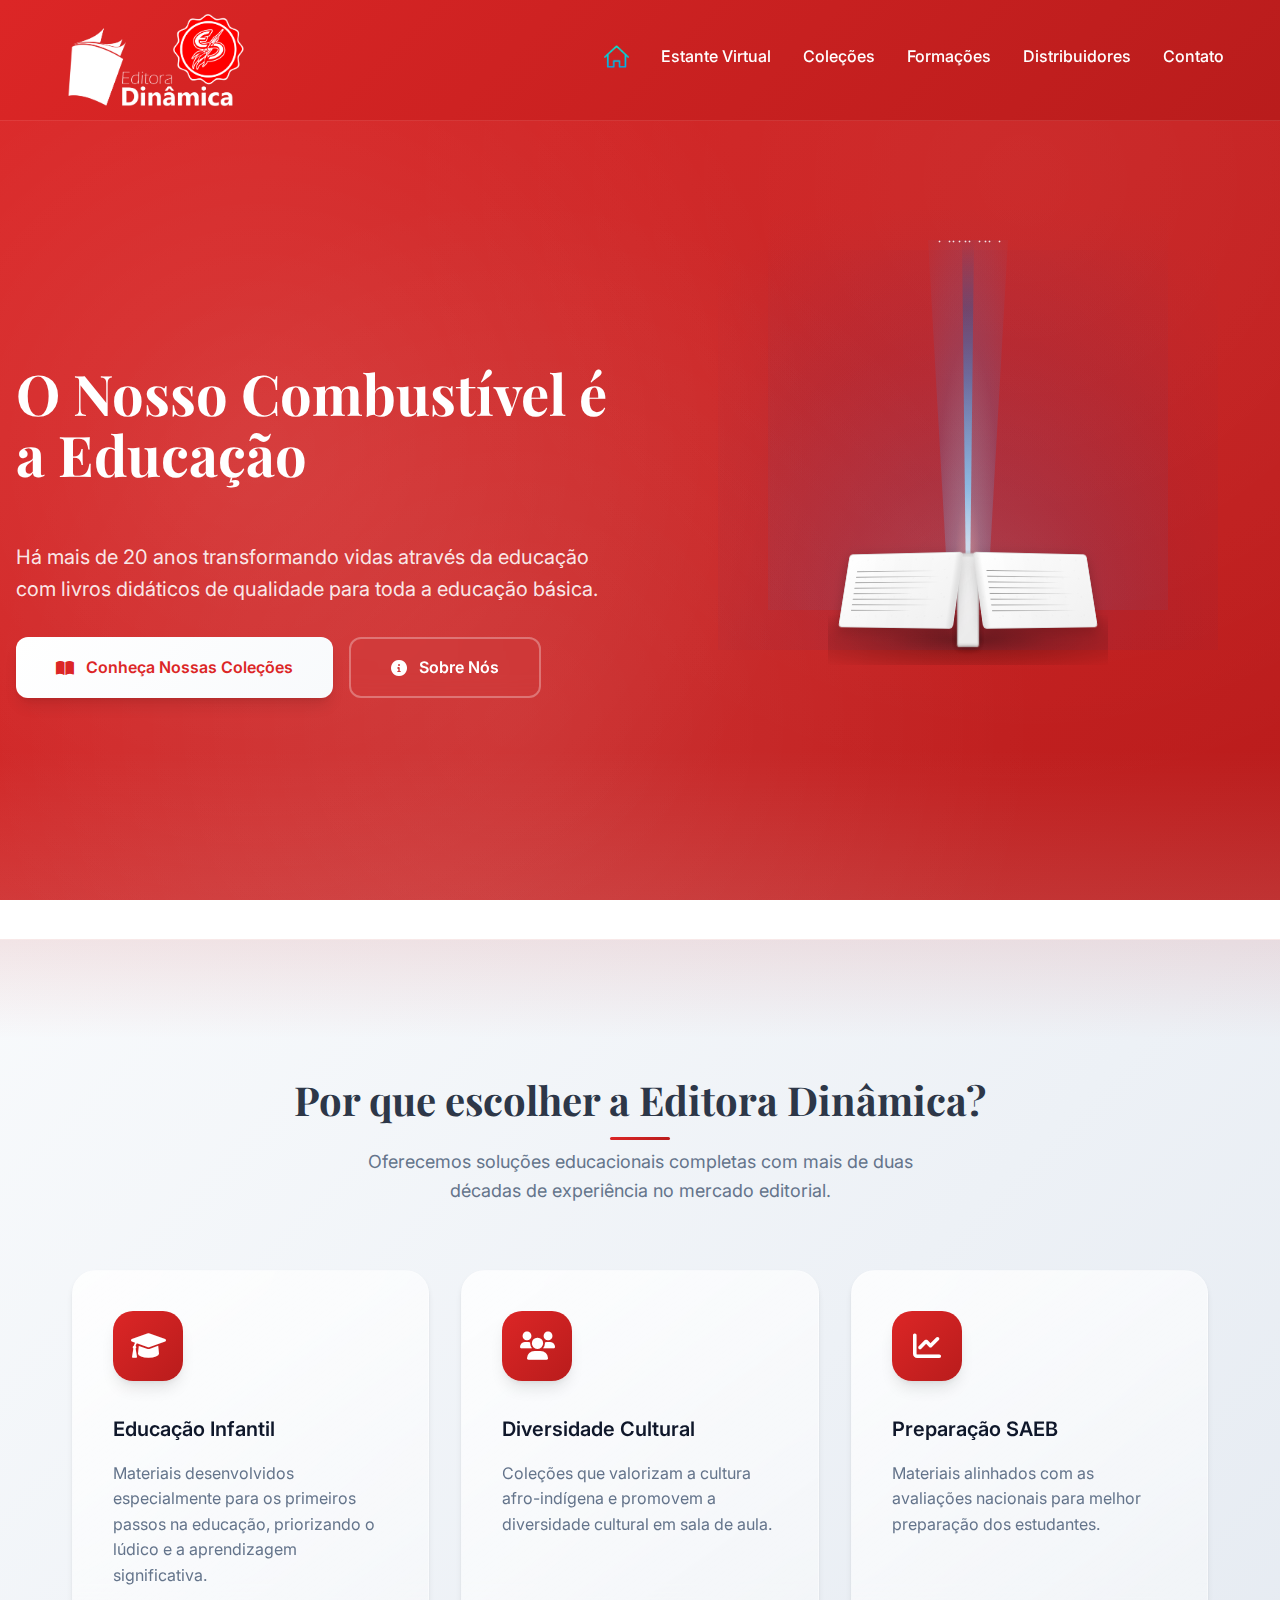
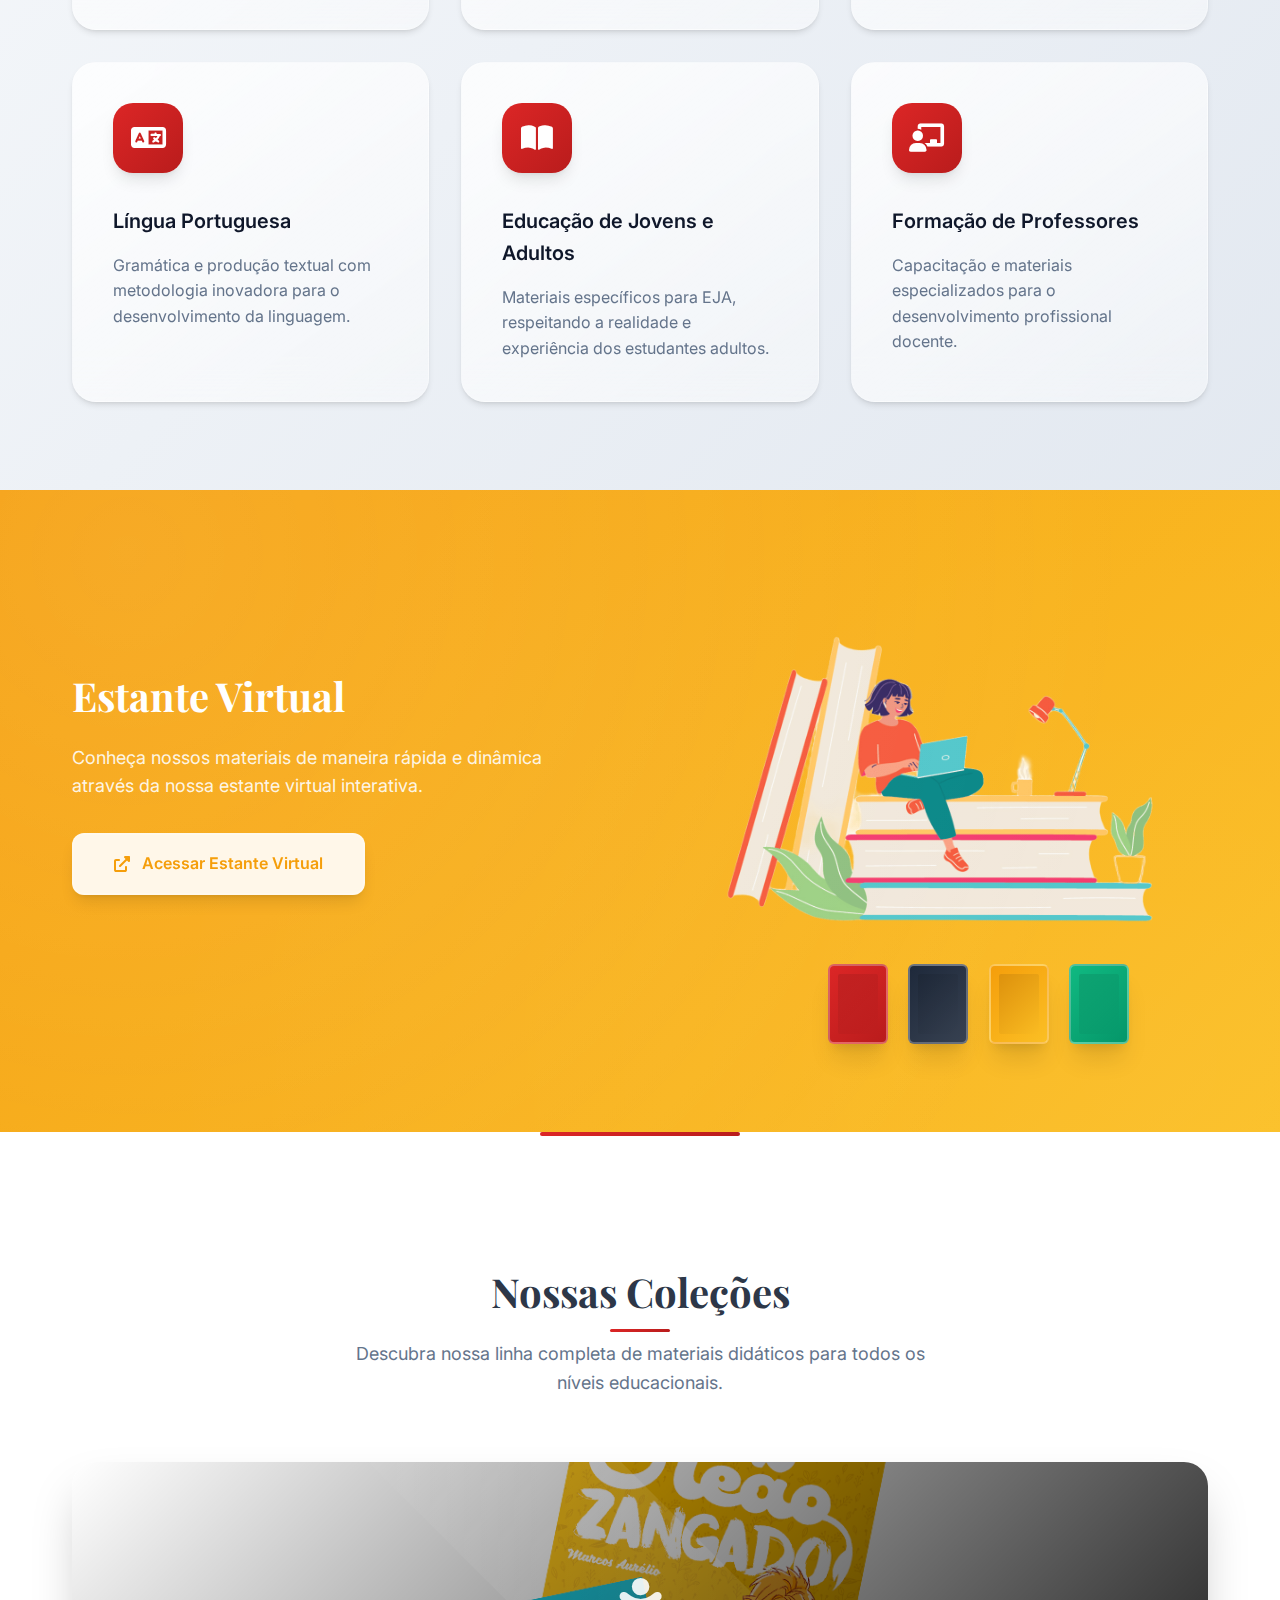
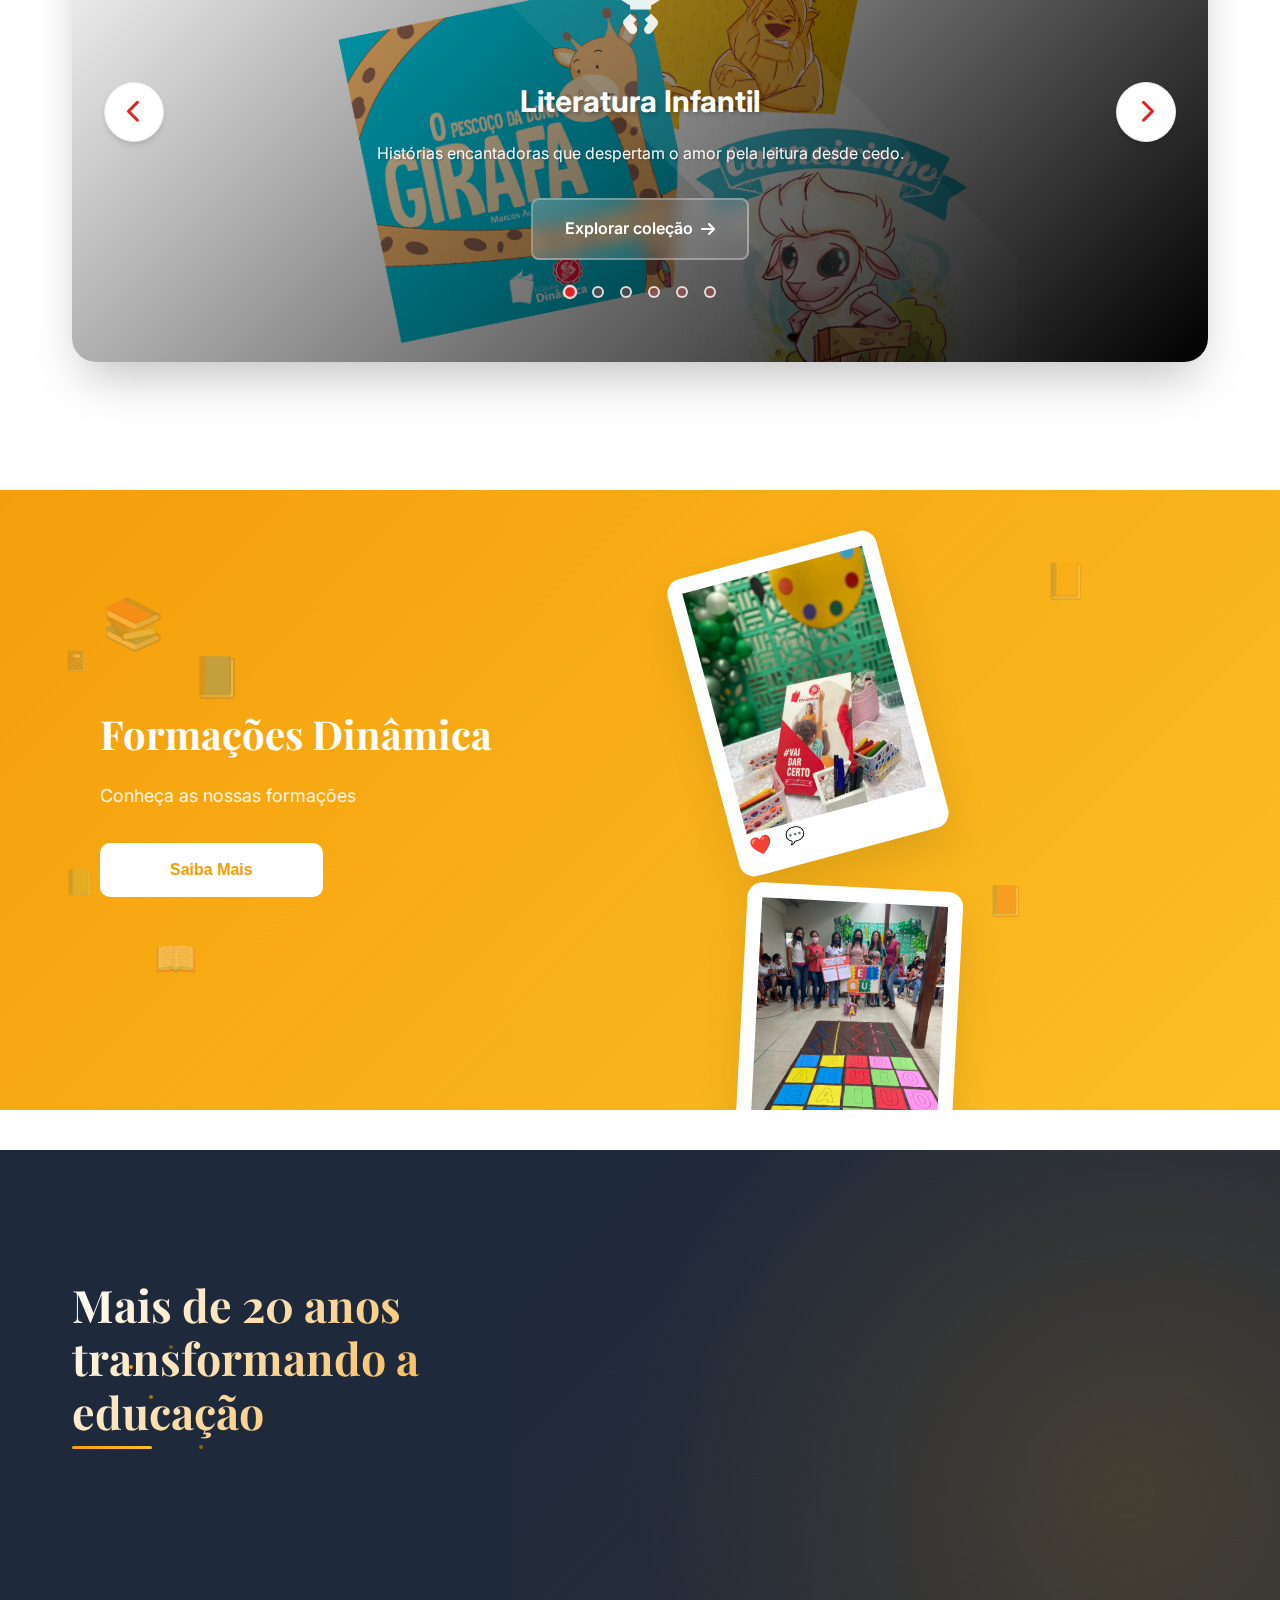
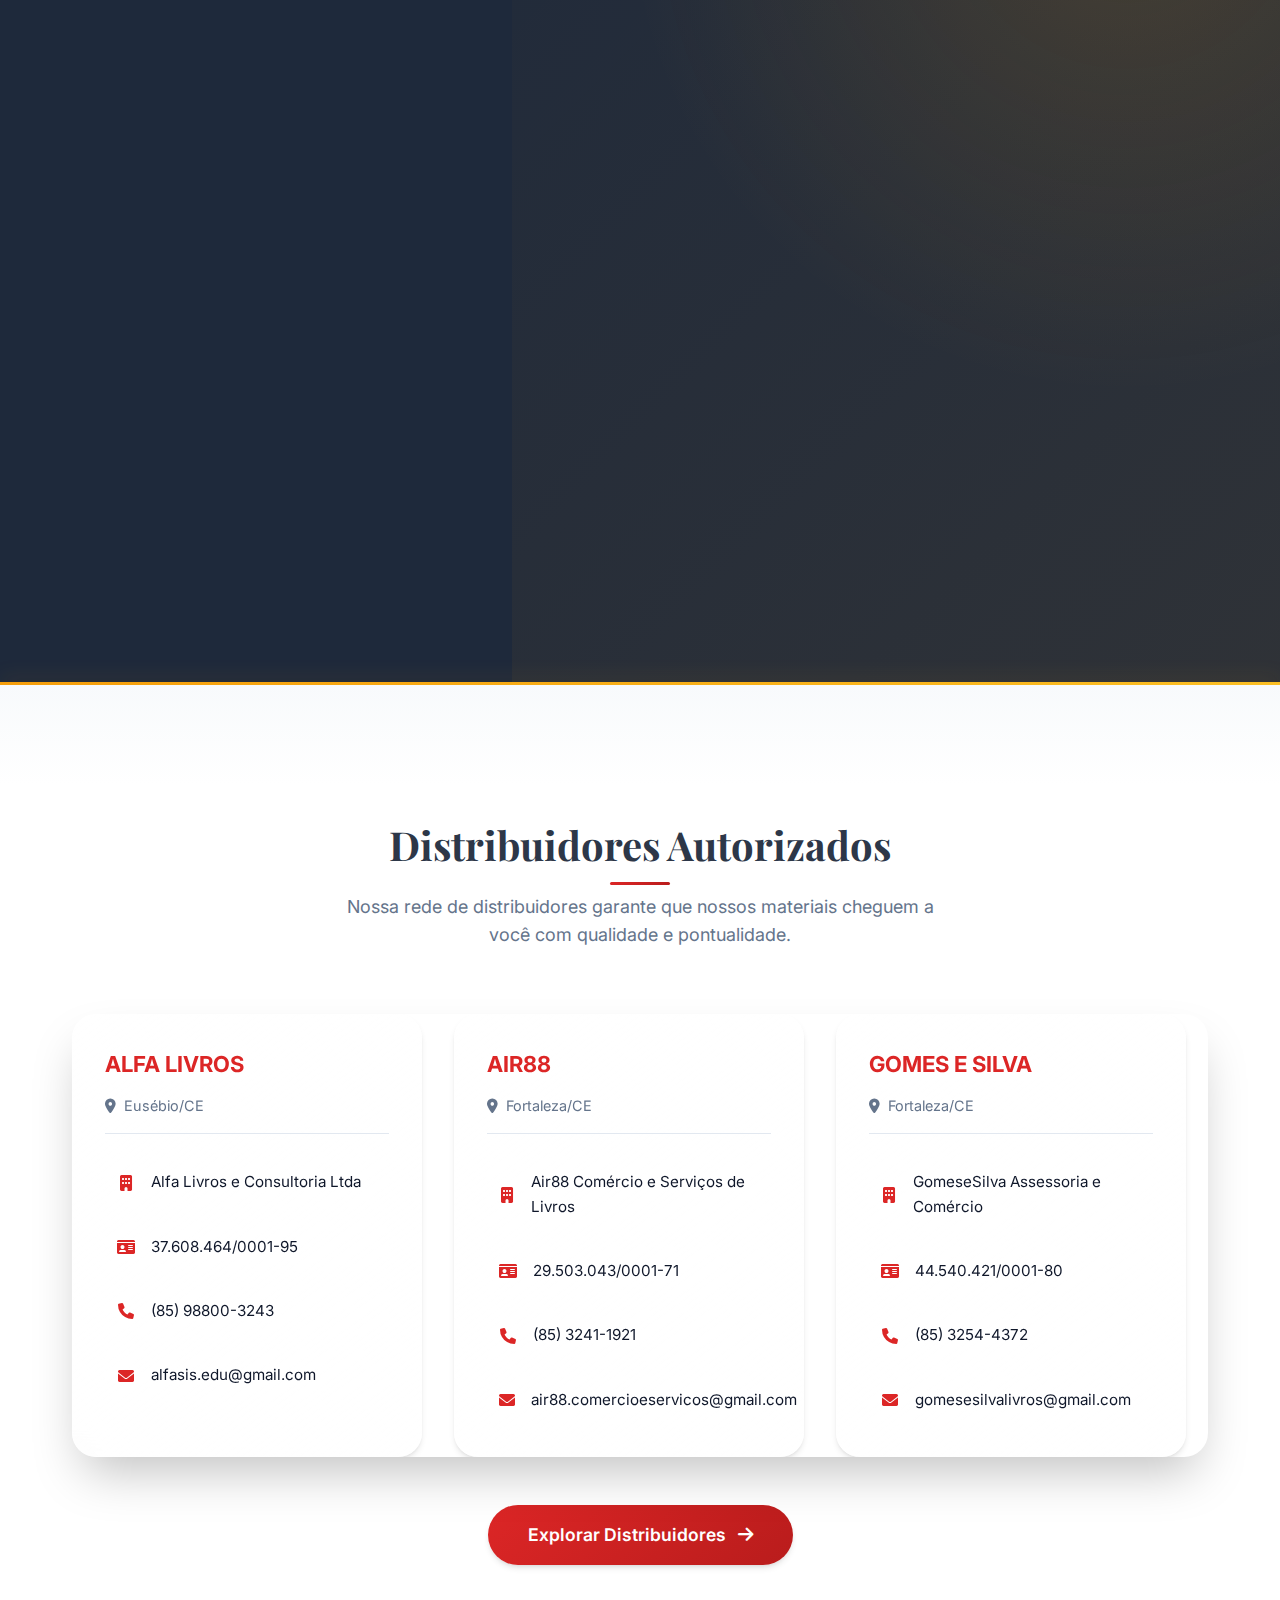
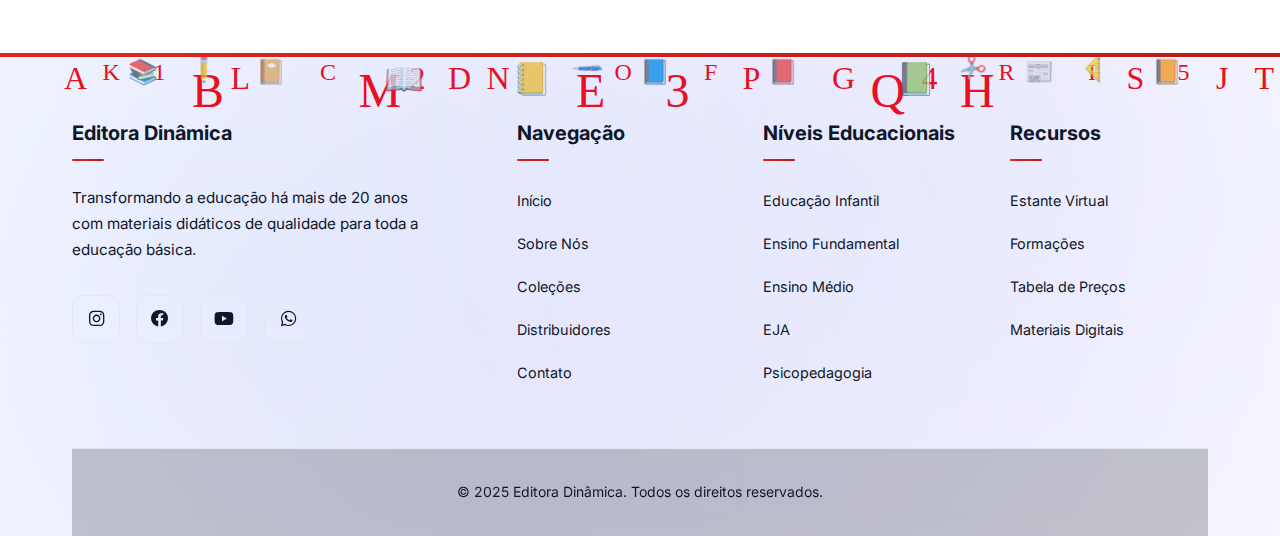
<file: index.html>
<!DOCTYPE html>
<html lang="pt-BR">
    <head>
        <meta charset="UTF-8" />
        <meta name="viewport" content="width=device-width, initial-scale=1.0" />
        <title>Editora Dinâmica - O Nosso Combustível é a Educação</title>
        <link
            href="https://fonts.googleapis.com/css2?family=Inter:wght@300;400;500;600;700&family=Playfair+Display:wght@400;500;600;700&display=swap"
            rel="stylesheet"
        />
        <link href="https://cdnjs.cloudflare.com/ajax/libs/font-awesome/6.0.0/css/all.min.css" rel="stylesheet" />

        <link rel="stylesheet" href="./css/style.css" />
    </head>
    <body>
        <!-- Header -->
        <header class="header" id="header">
            <nav class="nav-container">
                <a href="#" class="logo">
                    <img src="img/branco.png" alt="Editora Dinâmica" class="logo-image logo-white" />
                    <img src="img/vermelho.png" alt="Editora Dinâmica" class="logo-image logo-red" />
                </a>

                <ul class="nav-menu" id="nav-menu">
                     <li><a href="index.html"><img class="icone_home" src="./img/botao_home.png" alt="" srcset=""></a></li>
                        <li><a href="estante.html">Estante Virtual</a></li>
                        <li><a href="colecoes.html">Coleções</a></li>
                        <li><a href="formacao.html">Formações</a></li>
                        <li><a href="distribuidores.html">Distribuidores</a></li>
                        <li><a href="contato.html">Contato</a></li>
                </ul>

                <button class="mobile-menu-btn" id="mobile-menu-btn">
                    <i class="fas fa-bars"></i>
                </button>
            </nav>
        </header>

        <!-- HOME -->
        <section class="hero" id="inicio">
            <div class="hero-content">
                <div class="hero-text">
                    <h1>O Nosso Combustível é a Educação</h1>
                    <p>
                        Há mais de 20 anos transformando vidas através da educação com livros didáticos de qualidade
                        para toda a educação básica.
                    </p>
                    <div class="cta-buttons">
                        <a href="#colecoes" class="btn btn-primary">
                            <i class="fas fa-book-open"></i>
                            Conheça Nossas Coleções
                        </a>
                        <a href="#sobre" class="btn btn-secondary">
                            <i class="fas fa-info-circle"></i>
                            Sobre Nós
                        </a>
                    </div>
                </div>
                <div class="hero-visual">
                    <div class="magic-book-scene">
                        <!-- Livro realista na parte inferior -->
                        <div class="realistic-book">
                            <!-- Sombra do livro -->
                            <div class="book-shadow"></div>

                            <!-- Página esquerda -->
                            <div class="book-left-page">
                                <div class="page-texture"></div>
                                <div class="page-content">
                                    <div class="text-lines">
                                        <div class="text-line short"></div>
                                        <div class="text-line medium"></div>
                                        <div class="text-line long"></div>
                                        <div class="text-line medium"></div>
                                        <div class="text-line short"></div>
                                        <div class="text-line long"></div>
                                        <div class="text-line medium"></div>
                                        <div class="text-line short"></div>
                                    </div>
                                </div>
                                <div class="page-edge-shadow"></div>
                            </div>

                            <!-- Página direita -->
                            <div class="book-right-page">
                                <div class="page-texture"></div>
                                <div class="page-content">
                                    <div class="text-lines">
                                        <div class="text-line medium"></div>
                                        <div class="text-line long"></div>
                                        <div class="text-line short"></div>
                                        <div class="text-line medium"></div>
                                        <div class="text-line long"></div>
                                        <div class="text-line short"></div>
                                        <div class="text-line medium"></div>
                                        <div class="text-line long"></div>
                                    </div>
                                </div>
                                <div class="page-edge-shadow"></div>
                            </div>

                            <!-- Lombada/Miolo do livro -->
                            <!-- <div class="book-spine">
                                <div class="spine-texture"></div>
                                <div class="spine-shadow"></div>
                            </div> -->

                            <!-- Páginas empilhadas -->
                            <div class="book-pages-stack">
                                <div class="page-layer layer-1"></div>
                                <div class="page-layer layer-2"></div>
                                <div class="page-layer layer-3"></div>
                                <div class="page-layer layer-4"></div>
                            </div>
                        </div>

                        <!-- Feixe de luz subindo do livro -->
                        <div class="light-beam">
                            <div class="beam-core"></div>
                            <div class="beam-glow"></div>
                            <div class="beam-particles">
                                <div class="light-particle"></div>
                                <div class="light-particle"></div>
                                <div class="light-particle"></div>
                                <div class="light-particle"></div>
                                <div class="light-particle"></div>
                                <div class="light-particle"></div>
                                <div class="light-particle"></div>
                                <div class="light-particle"></div>
                                <div class="light-particle"></div>
                                <div class="light-particle"></div>
                            </div>
                        </div>

                        <!-- Letras e elementos flutuando na parte superior -->
                        <div class="floating-content">
                            <div class="floating-letters">
                                <span class="magic-letter" style="--delay: 0s; --x: -60px; --y: -80px">E</span>
                                <span class="magic-letter" style="--delay: 0.3s; --x: 40px; --y: -120px">D</span>
                                <span class="magic-letter" style="--delay: 0.6s; --x: -20px; --y: -160px">U</span>
                                <span class="magic-letter" style="--delay: 0.9s; --x: 80px; --y: -100px">C</span>
                                <span class="magic-letter" style="--delay: 1.2s; --x: -80px; --y: -140px">A</span>
                                <span class="magic-letter" style="--delay: 1.5s; --x: 20px; --y: -180px">Ç</span>
                                <span class="magic-letter" style="--delay: 1.8s; --x: -40px; --y: -200px">Ã</span>
                                <span class="magic-letter" style="--delay: 2.1s; --x: 60px; --y: -160px">O</span>
                            </div>

                            <div class="floating-numbers">
                                <span class="magic-number" style="--delay: 0.4s; --x: -100px; --y: -90px">1</span>
                                <span class="magic-number" style="--delay: 1s; --x: 100px; --y: -130px">2</span>
                                <span class="magic-number" style="--delay: 1.6s; --x: -50px; --y: -170px">3</span>
                                <span class="magic-number" style="--delay: 2.2s; --x: 70px; --y: -190px">4</span>
                            </div>

                            <div class="floating-symbols">
                                <span class="magic-symbol" style="--delay: 0.7s; --x: -70px; --y: -110px">+</span>
                                <span class="magic-symbol" style="--delay: 1.3s; --x: 50px; --y: -150px">×</span>
                                <span class="magic-symbol" style="--delay: 1.9s; --x: -30px; --y: -190px">=</span>
                                <span class="magic-symbol" style="--delay: 2.5s; --x: 90px; --y: -170px">÷</span>
                            </div>

                            <div class="floating-icons">
                                <span class="magic-icon" style="--delay: 0.5s; --x: -90px; --y: -120px">📚</span>
                                <span class="magic-icon" style="--delay: 1.1s; --x: 80px; --y: -140px">✨</span>
                                <span class="magic-icon" style="--delay: 1.7s; --x: -60px; --y: -180px">💡</span>
                                <span class="magic-icon" style="--delay: 2.3s; --x: 40px; --y: -200px">🌟</span>
                            </div>
                        </div>

                        <!-- Efeito de brilho ambiente -->
                        <div class="ambient-glow"></div>
                    </div>
                </div>
            </div>
        </section>

        <!-- POR QUE ESCOLHER A EDITORA DINÂMICA -->
        <section class="features fade-in">
            <div class="container">
                <div class="section-header">
                    <h2 class="section-title">Por que escolher a Editora Dinâmica?</h2>
                    <p class="section-subtitle">
                        Oferecemos soluções educacionais completas com mais de duas décadas de experiência no mercado
                        editorial.
                    </p>
                </div>

                <div class="features-grid">
                    <div class="feature-card">
                        <div class="feature-icon">
                            <i class="fas fa-graduation-cap"></i>
                        </div>
                        <h3>Educação Infantil</h3>
                        <p>
                            Materiais desenvolvidos especialmente para os primeiros passos na educação, priorizando o
                            lúdico e a aprendizagem significativa.
                        </p>
                    </div>

                    <div class="feature-card">
                        <div class="feature-icon">
                            <i class="fas fa-users"></i>
                        </div>
                        <h3>Diversidade Cultural</h3>
                        <p>
                            Coleções que valorizam a cultura afro-indígena e promovem a diversidade cultural em sala de
                            aula.
                        </p>
                    </div>

                    <div class="feature-card">
                        <div class="feature-icon">
                            <i class="fas fa-chart-line"></i>
                        </div>
                        <h3>Preparação SAEB</h3>
                        <p>Materiais alinhados com as avaliações nacionais para melhor preparação dos estudantes.</p>
                    </div>

                    <div class="feature-card">
                        <div class="feature-icon">
                            <i class="fas fa-language"></i>
                        </div>
                        <h3>Língua Portuguesa</h3>
                        <p>
                            Gramática e produção textual com metodologia inovadora para o desenvolvimento da linguagem.
                        </p>
                    </div>

                    <div class="feature-card">
                        <div class="feature-icon">
                            <i class="fas fa-book-open"></i>
                        </div>
                        <h3>Educação de Jovens e Adultos</h3>
                        <p>
                            Materiais específicos para EJA, respeitando a realidade e experiência dos estudantes
                            adultos.
                        </p>
                    </div>

                    <div class="feature-card">
                        <div class="feature-icon">
                            <i class="fas fa-chalkboard-teacher"></i>
                        </div>
                        <h3>Formação de Professores</h3>
                        <p>Capacitação e materiais especializados para o desenvolvimento profissional docente.</p>
                    </div>
                </div>
            </div>
        </section>

        <!-- ESTANTE VIRTUAL -->
        <section class="virtual-library" id="EstanteVirtual">
            <div class="container">
                <div class="vl-content">
                    <div class="vl-text">
                        <h2>Estante Virtual</h2>
                        <p>
                            Conheça nossos materiais de maneira rápida e dinâmica através da nossa estante virtual
                            interativa.
                        </p>
                        <a href="./estante.html" class="btn btn-primary">
                            <i class="fas fa-external-link-alt"></i>
                            Acessar Estante Virtual
                        </a>
                    </div>

                    <img class="img_estante" src="./img/estante1.png" alt="" srcset="" />

                    <div class="vl-visual">
                        <div class="books-animation">
                            <div class="book book-1"></div>
                            <div class="book book-2"></div>
                            <div class="book book-3"></div>
                            <div class="book book-4"></div>
                        </div>
                    </div>
                </div>
            </div>
        </section>

        <!-- NOSSAS COLEÇÕES -->
        <section class="collections" id="colecoes">
            <div class="container">
                <div class="section-header">
                    <h2 class="section-title">Nossas Coleções</h2>
                    <p class="section-subtitle">
                        Descubra nossa linha completa de materiais didáticos para todos os níveis educacionais.
                    </p>
                </div>

                <div class="carousel-container">
                    <div class="carousel-track" id="carouselTrack">
                        <div class="collection-card">
                            <img src="./img/imagem1.png" alt="Literatura Infantil" class="collection-image" />
                            <div class="collection-content">
                                <div class="collection-icon">
                                    <i class="fas fa-baby"></i>
                                </div>
                                <h3>Literatura Infantil</h3>
                                <p>Histórias encantadoras que despertam o amor pela leitura desde cedo.</p>
                                <a href="./colecoes.html" class="collection-link">
                                    Explorar coleção <i class="fas fa-arrow-right"></i>
                                </a>
                            </div>
                        </div>

                        <div class="collection-card">
                            <img src="./img/educacao_infantil.png" alt="Educação Infantil" class="collection-image" />
                            <div class="collection-content">
                                <div class="collection-icon">
                                    <i class="fas fa-child"></i>
                                </div>
                                <h3>Educação Infantil</h3>
                                <p>
                                    Primeiros Passos - Material desenvolvido para as primeiras experiências
                                    educacionais.
                                </p>
                                <a href="#" class="collection-link">
                                    Explorar coleção <i class="fas fa-arrow-right"></i>
                                </a>
                            </div>
                        </div>

                        <div class="collection-card">
                            <img src="./img/ensino_fundamental.png" alt="Ensino Fundamental" class="collection-image" />
                            <div class="collection-content">
                                <div class="collection-icon">
                                    <i class="fas fa-school"></i>
                                </div>
                                <h3>Ensino Fundamental</h3>
                                <p>Gramática Dinâmica, Produção Textual, SAEB e Cultura Afro-Indígena.</p>
                                <a href="#" class="collection-link">
                                    Explorar coleção <i class="fas fa-arrow-right"></i>
                                </a>
                            </div>
                        </div>

                        <div class="collection-card">
                            <img src="./img/ensino_medio.png" alt="Ensino Médio" class="collection-image" />
                            <div class="collection-content">
                                <div class="collection-icon">
                                    <i class="fas fa-university"></i>
                                </div>
                                <h3>Ensino Médio</h3>
                                <p>Preparação para ENEM e desenvolvimento completo das competências.</p>
                                <a href="#" class="collection-link">
                                    Explorar coleção <i class="fas fa-arrow-right"></i>
                                </a>
                            </div>
                        </div>

                        <div class="collection-card">
                            <img src="./img/eja.png" alt="EJA" class="collection-image" />
                            <div class="collection-content">
                                <div class="collection-icon">
                                    <i class="fas fa-user-graduate"></i>
                                </div>
                                <h3>EJA</h3>
                                <p>Educação de Jovens e Adultos com metodologia adaptada à realidade do público.</p>
                                <a href="#" class="collection-link">
                                    Explorar coleção <i class="fas fa-arrow-right"></i>
                                </a>
                            </div>
                        </div>

                        <div class="collection-card">
                            <img src="./img/psicopedagogia.png" alt="Psicopedagogia" class="collection-image" />
                            <div class="collection-content">
                                <div class="collection-icon">
                                    <i class="fas fa-brain"></i>
                                </div>
                                <h3>Psicopedagogia</h3>
                                <p>Materiais especializados para formação e desenvolvimento profissional.</p>
                                <a href="#" class="collection-link">
                                    Explorar coleção <i class="fas fa-arrow-right"></i>
                                </a>
                            </div>
                        </div>
                    </div>

                    <button class="carousel-nav prev" id="prevBtn">
                        <i class="fas fa-chevron-left"></i>
                    </button>
                    <button class="carousel-nav next" id="nextBtn">
                        <i class="fas fa-chevron-right"></i>
                    </button>

                    <div class="carousel-indicators" id="indicators">
                        <div class="indicator active" data-slide="0"></div>
                        <div class="indicator" data-slide="1"></div>
                        <div class="indicator" data-slide="2"></div>
                        <div class="indicator" data-slide="3"></div>
                        <div class="indicator" data-slide="4"></div>
                        <div class="indicator" data-slide="5"></div>
                    </div>
                </div>
            </div>
        </section>

        <!-- FORMAÇÃO DINÂMICA -->
        <section class="formacoes-section">
            <div class="decorative-shapes">
                <div class="book-icon"></div>
                <div class="book-icon"></div>
                <div class="book-icon"></div>
                <div class="book-icon"></div>
                <div class="book-icon"></div>
                <div class="book-icon"></div>
            </div>

            <div class="container2">
                <div class="content">
                    <h2>Formações Dinâmica</h2>
                    <p>Conheça as nossas formações</p>
                    <a href="formacao.html">
                        <button class="cta-button">Saiba Mais</button>
                    </a>
                </div>

                <div class="images-container">
                    <div class="scrolling-images">
                        <div class="image-card">
                            <!-- <div class="card-image"></div> -->
                            <img class="imgformacao1" src="./img/dinamica1.jpeg" alt="" srcset="">
                            <div class="card-actions">
                                <span class="heart-icon">❤️</span>
                                <span class="comment-icon">💬</span>
                            </div>
                        </div>
                        
                        <div class="image-card">
                            <!-- <div class="card-image"></div> -->
                            <img class="imgformacao1" src="./img/dinamica2.jpeg" alt="" srcset="">
                            <div class="card-actions">
                                <span class="heart-icon">❤️</span>
                                <span class="comment-icon">💬</span>
                            </div>
                        </div>

                        <div class="image-card">
                            <!-- <div class="card-image"></div> -->
                            <img class="imgformacao1" src="./img/dinamica3.jpeg" alt="" srcset="">
                            <div class="card-actions">
                                <span class="heart-icon">❤️</span>
                                <span class="comment-icon">💬</span>
                            </div>
                        </div>

                        <div class="image-card">
                            <!-- <div class="card-image"></div> -->
                            <img class="imgformacao1" src="./img/dinamica4.jpeg" alt="" srcset="">
                            <div class="card-actions">
                                <span class="heart-icon">❤️</span>
                                <span class="comment-icon">💬</span>
                            </div>
                        </div>

                        <div class="image-card">
                            <!-- <div class="card-image"></div> -->
                            <img class="imgformacao1" src="./img/dinamica5.jpeg" alt="" srcset="">
                            <div class="card-actions">
                                <span class="heart-icon">❤️</span>
                                <span class="comment-icon">💬</span>
                            </div>
                        </div>

                        <!-- <div class="image-card">
                            <div class="card-image image-2">🎨 Design<br />& Criatividade</div>
                            <div class="card-actions">
                                <span class="heart-icon">❤️</span>
                                <span class="comment-icon">💬</span>
                            </div>
                        </div> -->

                        <!-- <div class="image-card">
                            <div class="card-image image-3">📊 Marketing<br />Digital</div>
                            <div class="card-actions">
                                <span class="heart-icon">❤️</span>
                                <span class="comment-icon">💬</span>
                            </div>
                        </div> -->

                        <!-- Duplicamos as imagens para criar o loop infinito -->
                        <!-- <div class="image-card">
                            <div class="card-image">📚 Formação em<br />Desenvolvimento Web</div>
                            <div class="card-actions">
                                <span class="heart-icon">❤️</span>
                                <span class="comment-icon">💬</span>
                            </div>
                        </div> -->

                        <!-- <div class="image-card">
                            <div class="card-image image-2">🎨 Design<br />& Criatividade</div>
                            <div class="card-actions">
                                <span class="heart-icon">❤️</span>
                                <span class="comment-icon">💬</span>
                            </div>
                        </div> -->
                    </div>
                </div>
            </div>
        </section>

        <!-- SOBRE NÓS  -->
        <section class="about fade-in" id="sobre">
            <div class="container">
                <div class="about-content">
                    <div class="about-text">
                        <h2>Mais de 20 anos transformando a educação</h2>
                        <p>
                            A Editora Dinâmica é uma empresa focada no segmento de edições de livros didáticos. Em
                            constante processo de evolução, trabalhamos para nos tornar uma das mais importantes
                            editoras do Norte e Nordeste.
                        </p>
                        <p>
                            Nossas edições são chanceladas pelos maiores e mais renomados autores de livros didáticos,
                            priorizando uma visão interdisciplinar e transversal para atender com qualidade as demandas
                            educacionais do cenário nacional.
                        </p>

                        <div class="stats">
                            <div class="stat">
                                <span class="stat-number">20+</span>
                                <span class="stat-label">Anos de experiência</span>
                            </div>
                            <div class="stat">
                                <span class="stat-number">100+</span>
                                <span class="stat-label">Títulos publicados</span>
                            </div>
                            <div class="stat">
                                <span class="stat-number">1M+</span>
                                <span class="stat-label">Estudantes atendidos</span>
                            </div>
                            <div class="stat">
                                <span class="stat-number">10</span>
                                <span class="stat-label">Distribuidores autorizados</span>
                            </div>
                        </div>
                    </div>

                    <div class="about-visual">
                        <div class="mission-vision">
                            <div class="mv-item">
                                <h4><i class="fas fa-bullseye"></i> Missão</h4>
                                <p>
                                    Fornecer com qualidade livros para auxiliar no desenvolvimento de crianças, jovens e
                                    adultos na sua formação educacional.
                                </p>
                            </div>
                            <div class="mv-item">
                                <h4><i class="fas fa-eye"></i> Visão</h4>
                                <p>
                                    Ser a maior editora de livros didáticos do Norte Nordeste, levando sabedoria e
                                    conhecimento a cada canto do Brasil.
                                </p>
                            </div>
                            <div class="mv-item">
                                <h4><i class="fas fa-heart"></i> Valores</h4>
                                <p>
                                    Inovação, comprometimento, qualidade, responsabilidade e ética em todos os nossos
                                    processos e serviços.
                                </p>
                            </div>
                        </div>
                    </div>
                </div>
            </div>
        </section>

        <!-- DISTRIBUIDORES AUTORIZADOS -->
        <section class="distributors fade-in" id="distribuidores">
            <div class="container">
                <div class="section-header">
                    <h2 class="section-title">Distribuidores Autorizados</h2>
                    <p class="section-subtitle">
                        Nossa rede de distribuidores garante que nossos materiais cheguem a você com qualidade e
                        pontualidade.
                    </p>
                </div>

                <div class="carousel-container">
                    <div class="distributors-carousel" id="carousel">
                        <div class="distributor-card">
                            <div class="distributor-header">
                                <h3>ALFA LIVROS</h3>
                                <span class="location"><i class="fas fa-map-marker-alt"></i> Eusébio/CE</span>
                            </div>
                            <div class="distributor-info">
                                <div class="info-item">
                                    <i class="fas fa-building"></i>
                                    <span>Alfa Livros e Consultoria Ltda</span>
                                </div>
                                <div class="info-item">
                                    <i class="fas fa-id-card"></i>
                                    <span>37.608.464/0001-95</span>
                                </div>
                                <div class="info-item">
                                    <i class="fas fa-phone"></i>
                                    <span>(85) 98800-3243</span>
                                </div>
                                <div class="info-item">
                                    <i class="fas fa-envelope"></i>
                                    <span>alfasis.edu@gmail.com</span>
                                </div>
                            </div>
                        </div>

                        <div class="distributor-card">
                            <div class="distributor-header">
                                <h3>AIR88</h3>
                                <span class="location"><i class="fas fa-map-marker-alt"></i> Fortaleza/CE</span>
                            </div>
                            <div class="distributor-info">
                                <div class="info-item">
                                    <i class="fas fa-building"></i>
                                    <span>Air88 Comércio e Serviços de Livros</span>
                                </div>
                                <div class="info-item">
                                    <i class="fas fa-id-card"></i>
                                    <span>29.503.043/0001-71</span>
                                </div>
                                <div class="info-item">
                                    <i class="fas fa-phone"></i>
                                    <span>(85) 3241-1921</span>
                                </div>
                                <div class="info-item">
                                    <i class="fas fa-envelope"></i>
                                    <span>air88.comercioeservicos@gmail.com</span>
                                </div>
                            </div>
                        </div>

                        <div class="distributor-card">
                            <div class="distributor-header">
                                <h3>GOMES E SILVA</h3>
                                <span class="location"><i class="fas fa-map-marker-alt"></i> Fortaleza/CE</span>
                            </div>
                            <div class="distributor-info">
                                <div class="info-item">
                                    <i class="fas fa-building"></i>
                                    <span>GomeseSilva Assessoria e Comércio</span>
                                </div>
                                <div class="info-item">
                                    <i class="fas fa-id-card"></i>
                                    <span>44.540.421/0001-80</span>
                                </div>
                                <div class="info-item">
                                    <i class="fas fa-phone"></i>
                                    <span>(85) 3254-4372</span>
                                </div>
                                <div class="info-item">
                                    <i class="fas fa-envelope"></i>
                                    <span>gomesesilvalivros@gmail.com</span>
                                </div>
                            </div>
                        </div>

                        <div class="distributor-card">
                            <div class="distributor-header">
                                <h3>DINÂMICA SP</h3>
                                <span class="location"><i class="fas fa-map-marker-alt"></i> Rio Claro/SP</span>
                            </div>
                            <div class="distributor-info">
                                <div class="info-item">
                                    <i class="fas fa-building"></i>
                                    <span>Dinâmica Editora e Distribuidora</span>
                                </div>
                                <div class="info-item">
                                    <i class="fas fa-id-card"></i>
                                    <span>45.657.683/0001-92</span>
                                </div>
                                <div class="info-item">
                                    <i class="fas fa-phone"></i>
                                    <span>(19) 3524-0361</span>
                                </div>
                                <div class="info-item">
                                    <i class="fas fa-envelope"></i>
                                    <span>editoradinamicasp@gmail.com</span>
                                </div>
                            </div>
                        </div>

                        <!-- EDUCA+ -->
                        <div class="distributor-card">
                            <div class="distributor-header">
                                <h3>EDUCA+</h3>
                                <span class="location"><i class="fas fa-map-marker-alt"></i> Fortaleza/CE</span>
                            </div>
                            <div class="distributor-info">
                                <div class="info-item">
                                    <i class="fas fa-building"></i>
                                    <span>Carlos Alberto Eliziario de Oliveira Filho</span>
                                </div>
                                <div class="info-item">
                                    <i class="fas fa-id-card"></i>
                                    <span>51.911.128/0001-48</span>
                                </div>
                                <div class="info-item">
                                    <i class="fas fa-phone"></i>
                                    <span>(85) 98635-3188</span>
                                </div>
                                <div class="info-item">
                                    <i class="fas fa-envelope"></i>
                                    <span>educamaislivros@gmail.com</span>
                                </div>
                            </div>
                        </div>
                    </div>
                </div>

                <!-- <div class="carousel-indicators" id="indicators">
                <div class="indicator active" data-slide="0"></div>
                <div class="indicator" data-slide="1"></div>
                <div class="indicator" data-slide="2"></div>
                <div class="indicator" data-slide="3"></div>
            </div> -->

            <div class="explore-button">
                <div>
                    <a href="distribuidores.html" class="btn-explore">
                        <span>Explorar Distribuidores</span>
                        <i class="fas fa-arrow-right"></i>
                    </a>
                </div>
            </div>

        </section>

        <!-- ENTRE EM CONTATO -->
        <!-- <section class="contact fade-in" id="contato">
            <div class="container">
                <div class="section-header">
                    <h2 class="section-title">Entre em Contato</h2>
                    <p class="section-subtitle">
                        Estamos prontos para atender você. Escolha o meio de comunicação mais conveniente.
                    </p>
                </div>

                <div class="contact-content">
                    <div class="contact-info">
                        <h3>Informações de Contato</h3>

                        <div class="contact-item">
                            <div class="contact-icon">
                                <i class="fas fa-map-marker-alt"></i>
                            </div>
                            <div>
                                <h4>Endereço</h4>
                                <p>Fortaleza, Ceará<br />Brasil</p>
                            </div>
                        </div>

                        <div class="contact-item">
                            <div class="contact-icon">
                                <i class="fas fa-phone"></i>
                            </div>
                            <div>
                                <h4>Telefone</h4>
                                <p>(85) 3032-5726<br />Segunda a Sexta: 8h às 17h</p>
                            </div>
                        </div>

                        <div class="contact-item">
                            <div class="contact-icon">
                                <i class="fas fa-envelope"></i>
                            </div>
                            <div>
                                <h4>E-mail</h4>
                                <p>editoradinamica@hotmail.com</p>
                            </div>
                        </div>

                        <div class="contact-item">
                            <div class="contact-icon">
                                <i class="fab fa-whatsapp"></i>
                            </div>
                            <div>
                                <h4>WhatsApp</h4>
                                <p>(85) 99618-6824</p>
                            </div>
                        </div>
                    </div>

                    <div class="contact-form">
                        <h3>Envie uma Mensagem</h3>
                        <form>
                            <div class="form-group">
                                <label for="name">Nome Completo</label>
                                <input type="text" id="name" class="form-control" required />
                            </div>

                            <div class="form-group">
                                <label for="email">E-mail</label>
                                <input type="email" id="email" class="form-control" required />
                            </div>

                            <div class="form-group">
                                <label for="subject">Assunto</label>
                                <input type="text" id="subject" class="form-control" required />
                            </div>

                            <div class="form-group">
                                <label for="message">Mensagem</label>
                                <textarea id="message" class="form-control" required></textarea>
                            </div>

                            <button type="submit" class="btn btn-primary">
                                <i class="fas fa-paper-plane"></i>
                                Enviar Mensagem
                            </button>
                        </form>
                    </div>
                </div>
            </div>
        </section> -->

        <!-- FOOTER -->
        <footer class="footer">
            <!-- Background educacional -->
            <div class="educational-background">
                <!-- Letras flutuantes -->
                <div class="floating-letter" style="left: 5%; animation-delay: 0s">A</div>
                <div class="floating-letter large" style="left: 15%; animation-delay: 3s">B</div>
                <div class="floating-letter small" style="left: 25%; animation-delay: 1s">C</div>
                <div class="floating-letter" style="left: 35%; animation-delay: 5s">D</div>
                <div class="floating-letter large" style="left: 45%; animation-delay: 2s">E</div>
                <div class="floating-letter small" style="left: 55%; animation-delay: 7s">F</div>
                <div class="floating-letter" style="left: 65%; animation-delay: 4s">G</div>
                <div class="floating-letter large" style="left: 75%; animation-delay: 6s">H</div>
                <div class="floating-letter small" style="left: 85%; animation-delay: 1.5s">I</div>
                <div class="floating-letter" style="left: 95%; animation-delay: 8s">J</div>

                <div class="floating-letter small" style="left: 8%; animation-delay: 10s">K</div>
                <div class="floating-letter" style="left: 18%; animation-delay: 12s">L</div>
                <div class="floating-letter large" style="left: 28%; animation-delay: 9s">M</div>
                <div class="floating-letter" style="left: 38%; animation-delay: 14s">N</div>
                <div class="floating-letter small" style="left: 48%; animation-delay: 11s">O</div>
                <div class="floating-letter" style="left: 58%; animation-delay: 16s">P</div>
                <div class="floating-letter large" style="left: 68%; animation-delay: 13s">Q</div>
                <div class="floating-letter small" style="left: 78%; animation-delay: 15s">R</div>
                <div class="floating-letter" style="left: 88%; animation-delay: 17s">S</div>
                <div class="floating-letter" style="left: 98%; animation-delay: 19s">T</div>

                <!-- Números -->
                <div class="floating-letter small" style="left: 12%; animation-delay: 21s">1</div>
                <div class="floating-letter" style="left: 32%; animation-delay: 23s">2</div>
                <div class="floating-letter large" style="left: 52%; animation-delay: 20s">3</div>
                <div class="floating-letter" style="left: 72%; animation-delay: 25s">4</div>
                <div class="floating-letter small" style="left: 92%; animation-delay: 22s">5</div>

                <!-- Livros didáticos -->
                <div class="floating-book" style="left: 10%; animation-delay: 2s">📚</div>
                <div class="floating-book large" style="left: 30%; animation-delay: 8s">📖</div>
                <div class="floating-book" style="left: 50%; animation-delay: 5s">📘</div>
                <div class="floating-book large" style="left: 70%; animation-delay: 12s">📗</div>
                <div class="floating-book" style="left: 90%; animation-delay: 15s">📙</div>

                <div class="floating-book" style="left: 20%; animation-delay: 18s">📔</div>
                <div class="floating-book large" style="left: 40%; animation-delay: 10s">📒</div>
                <div class="floating-book" style="left: 60%; animation-delay: 25s">📕</div>
                <div class="floating-book" style="left: 80%; animation-delay: 7s">📰</div>

                <!-- Elementos educacionais -->
                <div class="floating-pencil" style="left: 15%; animation-delay: 4s">✏️</div>
                <div class="floating-pencil" style="left: 45%; animation-delay: 14s">🖊️</div>
                <div class="floating-pencil" style="left: 75%; animation-delay: 9s">✂️</div>
                <div class="floating-pencil" style="left: 85%; animation-delay: 20s">📐</div>
            </div>
            <div class="container">
                <div class="footer-content">
                    <div class="footer-section">
                        <h4>Editora Dinâmica</h4>
                        <p>
                            Transformando a educação há mais de 20 anos com materiais didáticos de qualidade para toda a
                            educação básica.
                        </p>
                        <div class="social-links">
                            <a
                                href="https://www.instagram.com/editoradinamica/"
                                class="social-link"
                                aria-label="Instagram"
                                target="_blank"
                            >
                                <i class="fab fa-instagram"></i>
                            </a>
                            <a
                                href="https://www.facebook.com/editora.dinamica"
                                class="social-link"
                                aria-label="Facebook"
                                target="_blank"
                            >
                                <i class="fab fa-facebook"></i>
                            </a>
                            <a
                                href="https://www.youtube.com/@TVDINAMICADINAMICA/videos"
                                class="social-link"
                                aria-label="YouTube"
                                target="_blank"
                            >
                                <i class="fab fa-youtube"></i>
                            </a>
                            <a
                                href="https://api.whatsapp.com/send?phone=5585996186824"
                                class="social-link"
                                aria-label="WhatsApp"
                                target="_blank"
                            >
                                <i class="fab fa-whatsapp"></i>
                            </a>
                        </div>
                    </div>

                    <div class="footer-section">
                        <h4>Navegação</h4>
                        <ul>
                            <li><a href="#inicio">Início</a></li>
                            <li><a href="#sobre">Sobre Nós</a></li>
                            <li><a href="#colecoes">Coleções</a></li>
                            <li><a href="#distribuidores">Distribuidores</a></li>
                            <li><a href="#contato">Contato</a></li>
                        </ul>
                    </div>

                    <div class="footer-section">
                        <h4>Níveis Educacionais</h4>
                        <ul>
                            <li><a href="#">Educação Infantil</a></li>
                            <li><a href="#">Ensino Fundamental</a></li>
                            <li><a href="#">Ensino Médio</a></li>
                            <li><a href="#">EJA</a></li>
                            <li><a href="#">Psicopedagogia</a></li>
                        </ul>
                    </div>

                    <div class="footer-section">
                        <h4>Recursos</h4>
                        <ul>
                            <li><a href="http://estantedinamica.epizy.com/">Estante Virtual</a></li>
                            <li><a href="#">Formações</a></li>
                            <li><a href="#">Tabela de Preços</a></li>
                            <li><a href="#">Materiais Digitais</a></li>
                        </ul>
                    </div>
                </div>

                <div class="footer-bottom">
                    <p>&copy; 2025 Editora Dinâmica. Todos os direitos reservados.</p>
                </div>
            </div>
        </footer>

        <script src="./js/script.js"></script>
    </body>
</html>
</file>
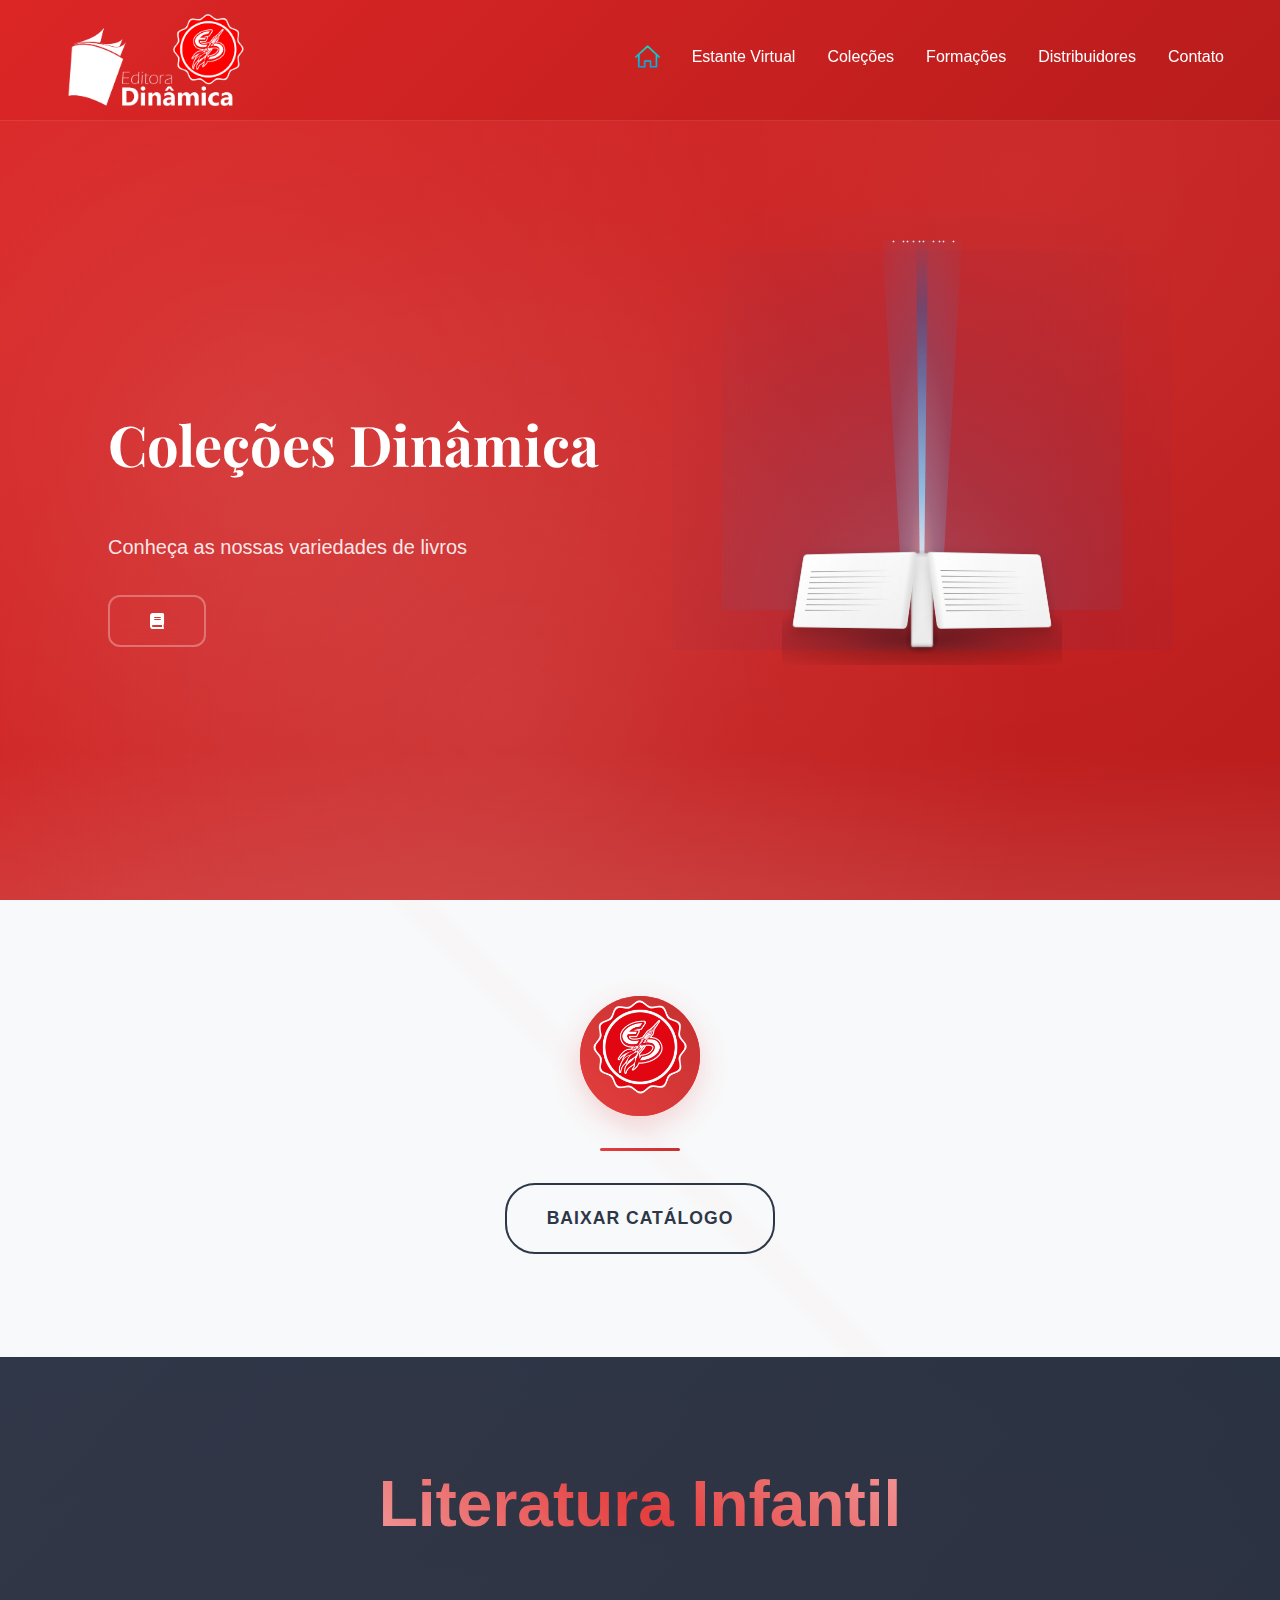
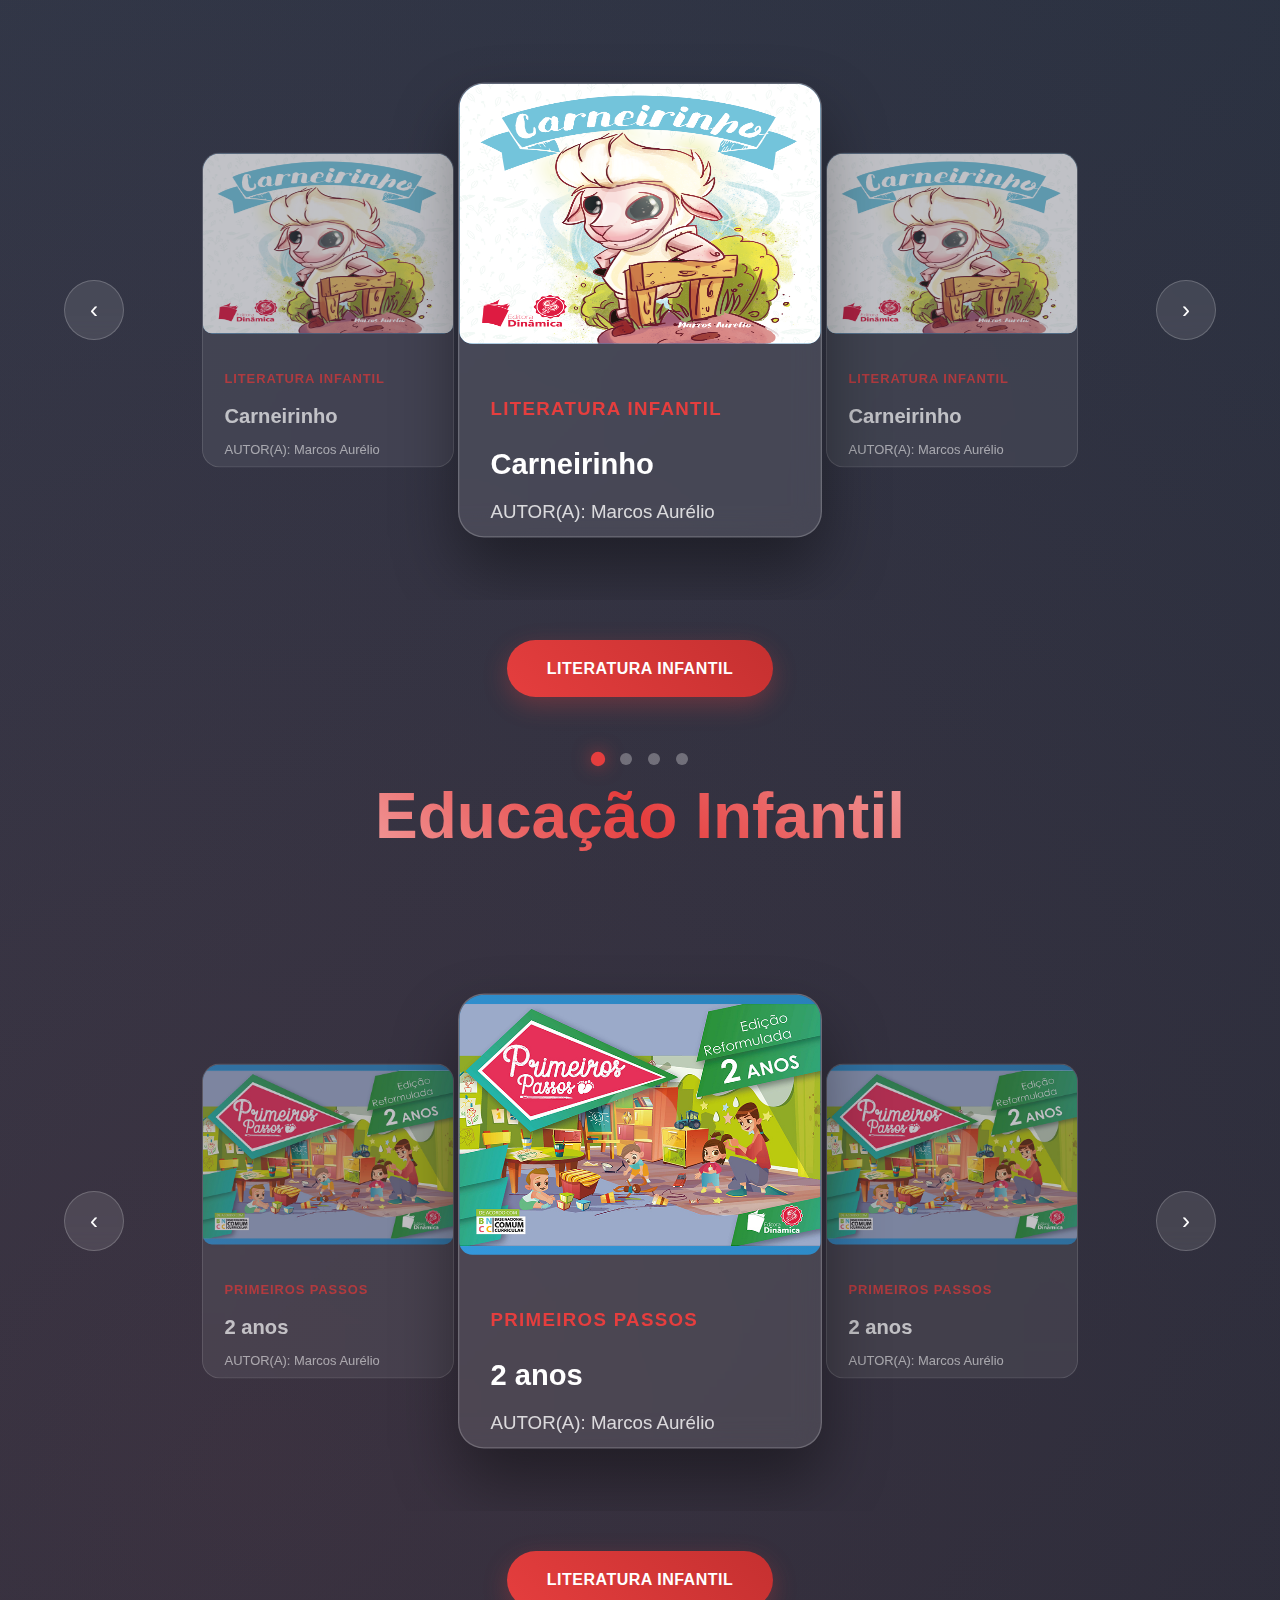
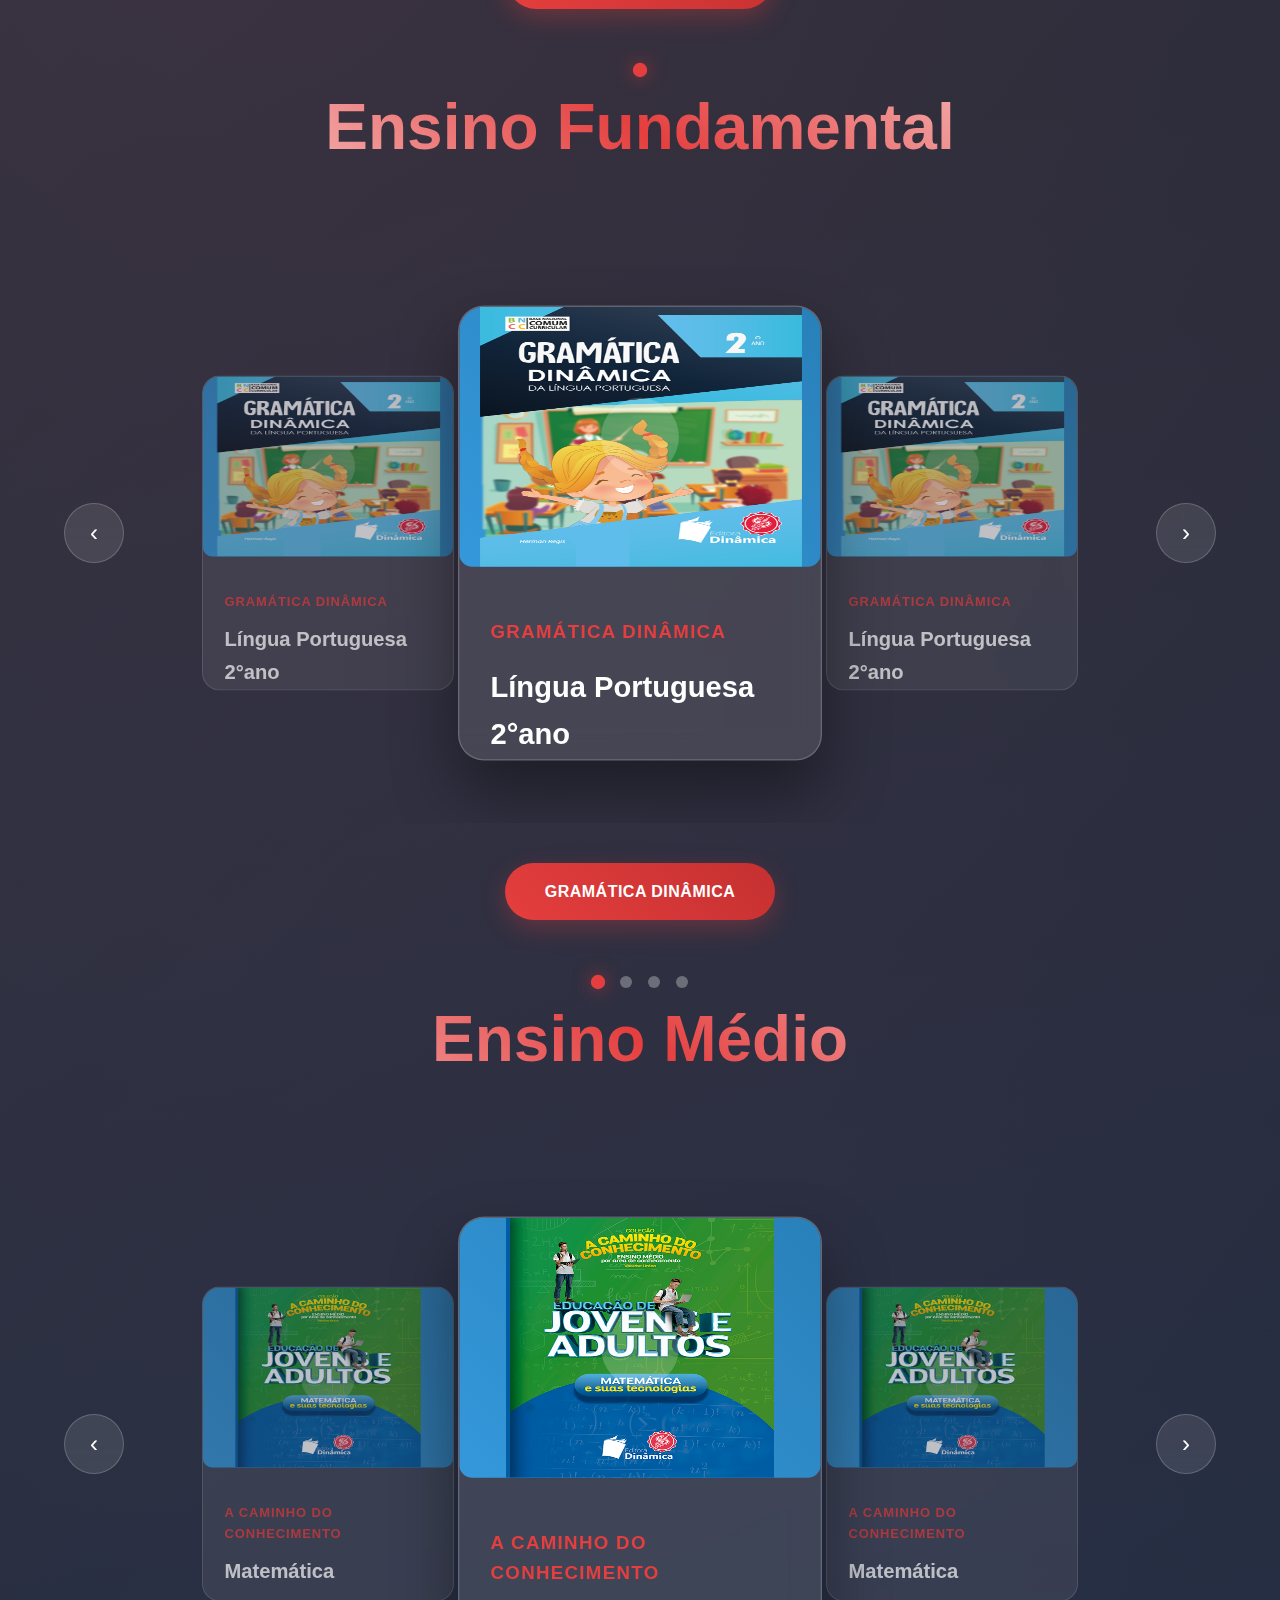
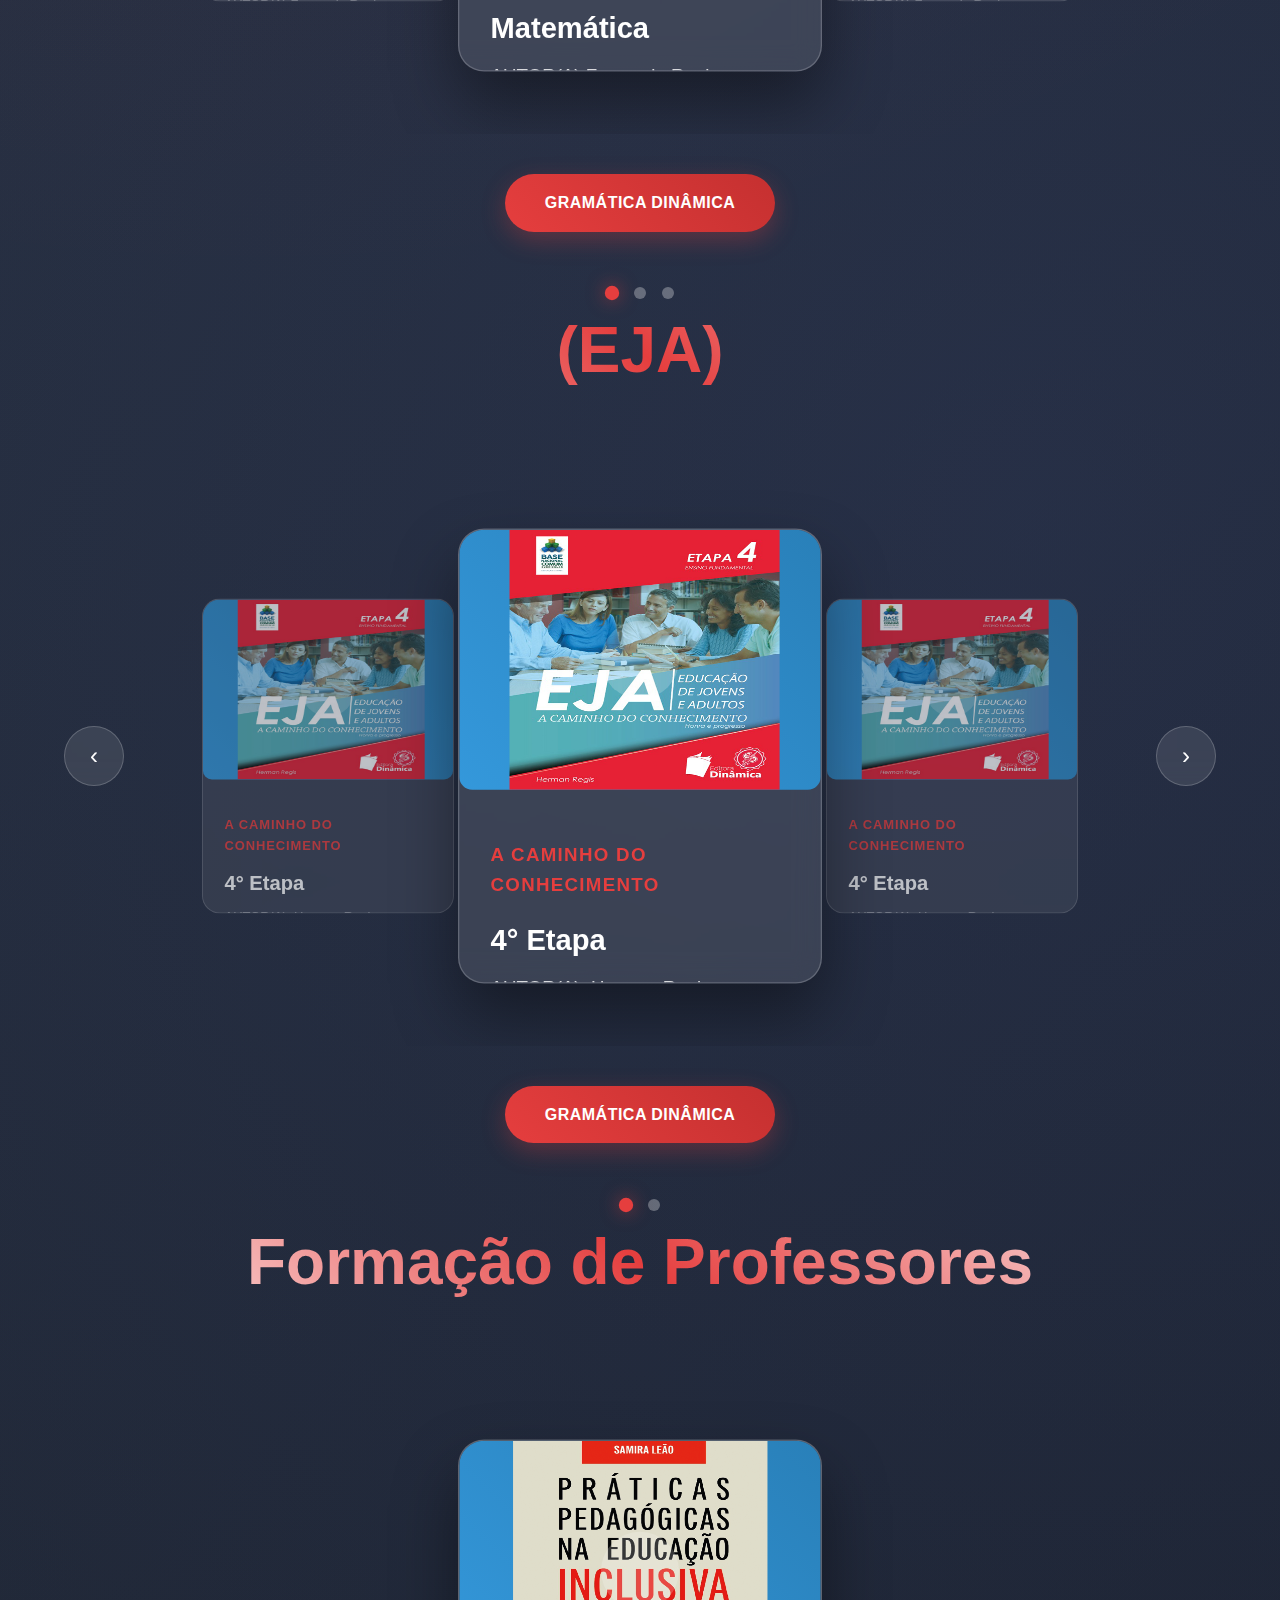
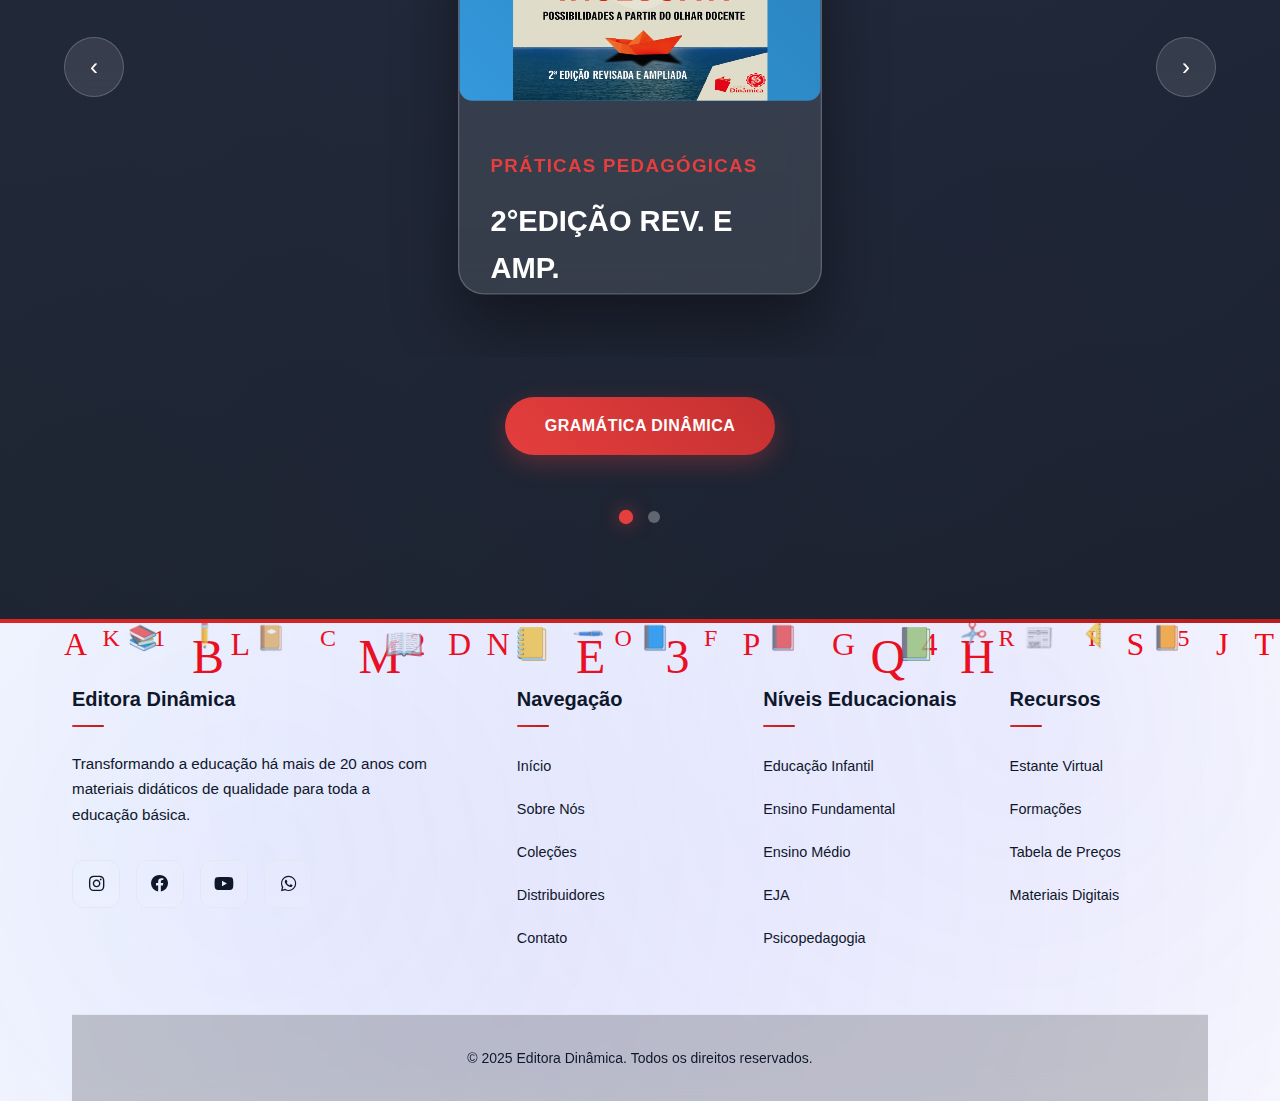
<file: colecoes.html>
<!DOCTYPE html>
<html lang="pt-BR">
    <head>
        <meta charset="UTF-8" />
        <meta name="viewport" content="width=device-width, initial-scale=1.0" />
        <title>Editora Dinâmica - O Nosso Combustível é a Educação</title>
        <link
            href="https://fonts.googleapis.com/css2?family=Inter:wght@300;400;500;600;700&family=Playfair+Display:wght@400;500;600;700&display=swap"
            rel="stylesheet"
        />
        <link href="https://cdnjs.cloudflare.com/ajax/libs/font-awesome/6.0.0/css/all.min.css" rel="stylesheet" />

        <link rel="stylesheet" href="./css/style.css" />
        <link rel="stylesheet" href="./css/colecoes.css" />
    </head>
    <body>
        <!-- Header -->
        <header class="header" id="header">
            <nav class="nav-container">
                <a href="#" class="logo">
                    <img src="img/branco.png" alt="Editora Dinâmica" class="logo-image logo-white" />
                    <img src="img/vermelho.png" alt="Editora Dinâmica" class="logo-image logo-red" />
                </a>

                <ul class="nav-menu" id="nav-menu">
                     <li><a href="index.html"><img class="icone_home" src="./img/botao_home.png" alt="" srcset=""></a></li>
                        <li><a href="estante.html">Estante Virtual</a></li>
                        <li><a href="colecoes.html">Coleções</a></li>
                        <li><a href="formacao.html">Formações</a></li>
                        <li><a href="distribuidores.html">Distribuidores</a></li>
                        <li><a href="contato.html">Contato</a></li>
                </ul>

                <button class="mobile-menu-btn" id="mobile-menu-btn">
                    <i class="fas fa-bars"></i>
                </button>
            </nav>
        </header>

        <!-- HOME -->
        <section class="hero" id="inicio">
            <div class="hero-content">
                <div class="hero-text">
                    <h1>Coleções Dinâmica</h1>
                    <p>
                     Conheça as nossas variedades de livros
                    </p>
                    <div class="cta-buttons">
                        <a href="#sobre" class="btn btn-secondary">
                            <i class="fa-solid fa-book"></i>
                        </a> 
                    </div>
                </div>

                <div class="hero-visual">
                    <div class="magic-book-scene">
                        <!-- Livro realista na parte inferior -->
                        <div class="realistic-book">
                            <!-- Sombra do livro -->
                            <div class="book-shadow"></div>

                            <!-- Página esquerda -->
                            <div class="book-left-page">
                                <div class="page-texture"></div>
                                <div class="page-content">
                                    <div class="text-lines">
                                        <div class="text-line short"></div>
                                        <div class="text-line medium"></div>
                                        <div class="text-line long"></div>
                                        <div class="text-line medium"></div>
                                        <div class="text-line short"></div>
                                        <div class="text-line long"></div>
                                        <div class="text-line medium"></div>
                                        <div class="text-line short"></div>
                                    </div>
                                </div>
                                <div class="page-edge-shadow"></div>
                            </div>

                            <!-- Página direita -->
                            <div class="book-right-page">
                                <div class="page-texture"></div>
                                <div class="page-content">
                                    <div class="text-lines">
                                        <div class="text-line medium"></div>
                                        <div class="text-line long"></div>
                                        <div class="text-line short"></div>
                                        <div class="text-line medium"></div>
                                        <div class="text-line long"></div>
                                        <div class="text-line short"></div>
                                        <div class="text-line medium"></div>
                                        <div class="text-line long"></div>
                                    </div>
                                </div>
                                <div class="page-edge-shadow"></div>
                            </div>

                            <!-- Lombada/Miolo do livro -->
                            <!-- <div class="book-spine">
                                <div class="spine-texture"></div>
                                <div class="spine-shadow"></div>
                            </div> -->

                            <!-- Páginas empilhadas -->
                            <div class="book-pages-stack">
                                <div class="page-layer layer-1"></div>
                                <div class="page-layer layer-2"></div>
                                <div class="page-layer layer-3"></div>
                                <div class="page-layer layer-4"></div>
                            </div>
                        </div>

                        <!-- Feixe de luz subindo do livro -->
                        <div class="light-beam">
                            <div class="beam-core"></div>
                            <div class="beam-glow"></div>
                            <div class="beam-particles">
                                <div class="light-particle"></div>
                                <div class="light-particle"></div>
                                <div class="light-particle"></div>
                                <div class="light-particle"></div>
                                <div class="light-particle"></div>
                                <div class="light-particle"></div>
                                <div class="light-particle"></div>
                                <div class="light-particle"></div>
                                <div class="light-particle"></div>
                                <div class="light-particle"></div>
                            </div>
                        </div>

                        <!-- Letras e elementos flutuando na parte superior -->
                        <div class="floating-content">
                            <div class="floating-letters">
                                <span class="magic-letter" style="--delay: 0s; --x: -60px; --y: -80px">🕮</span>
                                <span class="magic-letter" style="--delay: 0.3s; --x: 40px; --y: -120px">🕮</span>
                                <span class="magic-letter" style="--delay: 0.6s; --x: -20px; --y: -160px">🕮</span>
                            </div>

                             <div class="floating-numbers">
                                <span class="magic-number" style="--delay: 0.4s; --x: -100px; --y: -90px">🔖</span>
                                <span class="magic-number" style="--delay: 1s; --x: 100px; --y: -130px">🔖</span>
                                <span class="magic-number" style="--delay: 1.6s; --x: -50px; --y: -170px">🔖</span>
                            </div> 

                              <div class="floating-symbols">
                                <span class="magic-symbol" style="--delay: 0.7s; --x: -70px; --y: -110px">📚</span>
                                <span class="magic-symbol" style="--delay: 1.3s; --x: ; --y: -150px">📚</span>
                                <span class="magic-symbol" style="--delay: 1.9s; --x: -30px; --y: -190px">📚</span>
                            </div> 

                            <!-- <div class="floating-icons">
                                <span class="magic-icon" style="--delay: 0.5s; --x: -90px; --y: -120px">💙</span>
                                <span class="magic-icon" style="--delay: 1.1s; --x: 80px; --y: -140px">💙</span>
                                <span class="magic-icon" style="--delay: 1.7s; --x: -60px; --y: -180px">💙</span>
                            </div>  -->
                        </div>

                        <!-- Efeito de brilho ambiente -->
                        <div class="ambient-glow"></div>
                    </div>
                </div>
            </div>
        </section>

        <section class="catalog-section">
            <div class="catalog-container">
                <div class="catalog-icon">
                    <div class="catalog-icon-inner"><img class="logo_catalogo" src="./img/logo_catalogo.png" alt="" srcset=""></div>
                </div>
                
                <div class="catalog-divider"></div>
                
                <a href="#" class="catalog-button">Baixar Catálogo</a>
            </div>
        </section>

        <section class="portfolio-section">
            <!-- 1 CARROCEL -->
            <div class="portfolio-container" id="slider1">
                <div class="portfolio-header">
                    <h2 class="portfolio-title">Literatura Infantil</h2>
                    <!-- <p class="portfolio-subtitle">Descubra soluções dinâmicas e inovadoras que transformam ideias em realidade</p> -->
                </div>
                
                <div class="slider-container">
                    <div class="slider-wrapper" id="sliderWrapper1">

                        <!-- Slide 1 -->
                        <div class="slide">
                            <div class="portfolio-card card-side">
                                <div class="card-image"><img src="./img/lite_infantil.png" alt="" srcset=""></div>
                                <div class="card-content">
                                    <div class="card-subtitle">Literatura Infantil</div> 
                                    <h3 class="card-title">Carneirinho</h3>
                                    <p class="card-description">AUTOR(A): Marcos Aurélio</p> 
                                </div>
                            </div>
                            <div class="portfolio-card card-center">
                                <div class="card-image"><img src="./img/lite_infantil.png" alt="" srcset=""></div>
                                <div class="card-content">
                                    <div class="card-subtitle"> Literatura Infantil</div>
                                    <h3 class="card-title"> Carneirinho</h3>
                                    <p class="card-description">AUTOR(A): Marcos Aurélio</p>
                                </div>
                            </div>
                            <div class="portfolio-card card-side">
                                <div class="card-image"><img src="./img/lite_infantil.png" alt="" srcset=""></div>
                                <div class="card-content">
                                     <div class="card-subtitle">Literatura Infantil</div> 
                                    <h3 class="card-title">Carneirinho</h3>
                                    <p class="card-description">AUTOR(A): Marcos Aurélio</p> 
                                </div>
                            </div>
                        </div>
                        
                        <!-- Slide 2 -->
                         <div class="slide">
                            <div class="portfolio-card card-side">
                                <div class="card-image"><img src="./img/ecologico.png" alt="" srcset=""></div>
                                <div class="card-content">
                                    <div class="card-subtitle">Educação Ecológica</div> 
                                    <h3 class="card-title">Carneirinho</h3>
                                    <p class="card-description">AUTOR(A): Magda Maya</p> 
                                </div>
                            </div>
                            <div class="portfolio-card card-center">
                                <div class="card-image"><img src="./img/ecologico.png" alt="" srcset=""></div>
                                <div class="card-content">
                                    <div class="card-subtitle"> Educação Ecológica</div>
                                    <h3 class="card-title"> Carneirinho</h3>
                                    <p class="card-description">AUTOR(A): Magda Maya</p>
                                </div>
                            </div>
                            <div class="portfolio-card card-side">
                                <div class="card-image"><img src="./img/ecologico.png" alt="" srcset=""></div>
                                <div class="card-content">
                                     <div class="card-subtitle">Educação Ecológica</div> 
                                    <h3 class="card-title">Carneirinho</h3>
                                    <p class="card-description">AUTOR(A): Magda Maya</p> 
                                </div>
                            </div>
                        </div>
                        
                        <!-- Slide 3 -->
                        <div class="slide">
                            <div class="portfolio-card card-side">
                                <div class="card-image"><img src="./img/canto.png" alt="" srcset=""></div>
                                <div class="card-content">
                                    <div class="card-subtitle">Canto e acalanto</div> 
                                    <h3 class="card-title"> Canta Passarinho</h3>
                                    <p class="card-description">AUTOR(A):Margarida Rosa</p> 
                                </div>
                            </div>
                            <div class="portfolio-card card-center">
                                <div class="card-image"><img src="./img/canto.png" alt="" srcset=""></div>
                                <div class="card-content">
                                    <div class="card-subtitle"> Canto e acalanto</div>
                                    <h3 class="card-title">     Canta Passarinho</h3>
                                    <p class="card-description">AUTOR(A):Margarida Rosa</p>
                                </div>
                            </div>
                            <div class="portfolio-card card-side">
                                <div class="card-image"><img src="./img/canto.png" alt="" srcset=""></div>
                                <div class="card-content">
                                     <div class="card-subtitle">Canto e acalanto</div> 
                                    <h3 class="card-title"> Canta Passarinho</h3>
                                    <p class="card-description">AUTOR(A):Margarida Rosa</p> 
                                </div>
                            </div>
                        </div>
                        
                        <!-- Slide 4 -->
                        <div class="slide">
                            <div class="portfolio-card card-side">
                                <div class="card-image"><img src="./img/transito.png" alt="" srcset=""></div>
                                <div class="card-content">
                                    <div class="card-subtitle">Amigos do Trânsito</div> 
                                    <h3 class="card-title"> Amigos do Trânsito</h3>
                                    <p class="card-description">AUTOR(A):Abimadabe Vieira</p> 
                                </div>
                            </div>
                            <div class="portfolio-card card-center">
                                <div class="card-image"><img src="./img/transito.png" alt="" srcset=""></div>
                                <div class="card-content">
                                    <div class="card-subtitle"> Amigos do Trânsito</div>
                                    <h3 class="card-title"> Amigos do Trânsito</h3>
                                    <p class="card-description">AUTOR(A):Abimadabe Vieira</p>
                                </div>
                            </div>
                            <div class="portfolio-card card-side">
                                <div class="card-image"><img src="./img/transito.png" alt="" srcset=""></div>
                                <div class="card-content">
                                     <div class="card-subtitle">Amigos do Trânsito</div> 
                                    <h3 class="card-title"> migos do Trânsito</h3>
                                    <p class="card-description">AUTOR(A):Abimadabe Vieira</p> 
                                </div>
                            </div>
                        </div>
                    </div>
                    
                    <button class="slider-nav slider-prev" onclick="prevSlide(1)">‹</button>
                    <button class="slider-nav slider-next" onclick="nextSlide(1)">›</button>
                </div>
                
                <div class="slider-cta">
                    <a href="#Literatura" class="slider-button" id="sliderButton1">Literatura Infantil</a>
                </div>
                
                <div class="slider-dots">
                    <span class="dot active" onclick="currentSlide(1,1)"></span>
                    <span class="dot" onclick="currentSlide(2,1)"></span>
                    <span class="dot" onclick="currentSlide(3,1)"></span>
                    <span class="dot" onclick="currentSlide(4,1)"></span>
                </div>
            </div>

            <!-- 2 CARROCEL -->
            <div class="portfolio-container" id="slider2">
                <div class="portfolio-header">
                    <h2 class="portfolio-title">Educação Infantil</h2>
                    <!-- <p class="portfolio-subtitle">Descubra soluções dinâmicas e inovadoras que transformam ideias em realidade</p> -->
                </div>
                
                <div class="slider-container">
                    <div class="slider-wrapper" id="sliderWrapper2">

                        <!-- Slide 1 -->
                        <div class="slide">
                            <div class="portfolio-card card-side">
                                <div class="card-image"><img src="./img/estante_infantil.png" alt="" srcset=""></div>
                                <div class="card-content">
                                    <div class="card-subtitle">PRIMEIROS PASSOS</div> 
                                    <h3 class="card-title"> 2 anos</h3>
                                    <p class="card-description">AUTOR(A): Marcos Aurélio</p> 
                                </div>
                            </div>
                            <div class="portfolio-card card-center">
                                <div class="card-image"><img src="./img/estante_infantil.png" alt="" srcset=""></div>
                                <div class="card-content">
                                    <div class="card-subtitle"> PRIMEIROS PASSOS</div>
                                    <h3 class="card-title">     2 anos</h3>
                                    <p class="card-description">AUTOR(A): Marcos Aurélio</p>
                                </div>
                            </div>
                            <div class="portfolio-card card-side">
                                <div class="card-image"><img src="./img/estante_infantil.png" alt="" srcset=""></div>
                                <div class="card-content">
                                     <div class="card-subtitle">PRIMEIROS PASSOS</div> 
                                    <h3 class="card-title"> 2 anos</h3>
                                    <p class="card-description">AUTOR(A): Marcos Aurélio</p> 
                                </div>
                            </div>
                        </div>
                        
                        <!-- Slide 2 -->
                         <!-- <div class="slide">
                            <div class="portfolio-card card-side">
                                <div class="card-image"><img src="./img/ecologico.png" alt="" srcset=""></div>
                                <div class="card-content">
                                    <div class="card-subtitle">Educação Ecológica</div> 
                                    <h3 class="card-title">Carneirinho</h3>
                                    <p class="card-description">AUTOR(A): Magda Maya</p> 
                                </div>
                            </div>
                            <div class="portfolio-card card-center">
                                <div class="card-image"><img src="./img/ecologico.png" alt="" srcset=""></div>
                                <div class="card-content">
                                    <div class="card-subtitle"> Educação Ecológica</div>
                                    <h3 class="card-title"> Carneirinho</h3>
                                    <p class="card-description">AUTOR(A): Magda Maya</p>
                                </div>
                            </div>
                            <div class="portfolio-card card-side">
                                <div class="card-image"><img src="./img/ecologico.png" alt="" srcset=""></div>
                                <div class="card-content">
                                     <div class="card-subtitle">Educação Ecológica</div> 
                                    <h3 class="card-title">Carneirinho</h3>
                                    <p class="card-description">AUTOR(A): Magda Maya</p> 
                                </div>
                            </div>
                        </div> -->
                        
                        <!-- Slide 3 -->
                        <!-- <div class="slide">
                            <div class="portfolio-card card-side">
                                <div class="card-image"><img src="./img/canto.png" alt="" srcset=""></div>
                                <div class="card-content">
                                    <div class="card-subtitle">Canto e acalanto</div> 
                                    <h3 class="card-title"> Canta Passarinho</h3>
                                    <p class="card-description">AUTOR(A):Margarida Rosa</p> 
                                </div>
                            </div>
                            <div class="portfolio-card card-center">
                                <div class="card-image"><img src="./img/canto.png" alt="" srcset=""></div>
                                <div class="card-content">
                                    <div class="card-subtitle"> Canto e acalanto</div>
                                    <h3 class="card-title">     Canta Passarinho</h3>
                                    <p class="card-description">AUTOR(A):Margarida Rosa</p>
                                </div>
                            </div>
                            <div class="portfolio-card card-side">
                                <div class="card-image"><img src="./img/canto.png" alt="" srcset=""></div>
                                <div class="card-content">
                                     <div class="card-subtitle">Canto e acalanto</div> 
                                    <h3 class="card-title"> Canta Passarinho</h3>
                                    <p class="card-description">AUTOR(A):Margarida Rosa</p> 
                                </div>
                            </div>
                        </div> -->
                        
                        <!-- Slide 4 -->
                        <!-- <div class="slide">
                            <div class="portfolio-card card-side">
                                <div class="card-image"><img src="./img/transito.png" alt="" srcset=""></div>
                                <div class="card-content">
                                    <div class="card-subtitle">Amigos do Trânsito</div> 
                                    <h3 class="card-title"> Amigos do Trânsito</h3>
                                    <p class="card-description">AUTOR(A):Abimadabe Vieira</p> 
                                </div>
                            </div>
                            <div class="portfolio-card card-center">
                                <div class="card-image"><img src="./img/transito.png" alt="" srcset=""></div>
                                <div class="card-content">
                                    <div class="card-subtitle"> AAmigos do Trânsito</div>
                                    <h3 class="card-title"> Amigos do Trânsito</h3>
                                    <p class="card-description">AUTOR(A):Abimadabe Vieira</p>
                                </div>
                            </div>
                            <div class="portfolio-card card-side">
                                <div class="card-image"><img src="./img/transito.png" alt="" srcset=""></div>
                                <div class="card-content">
                                     <div class="card-subtitle">Amigos do Trânsito</div> 
                                    <h3 class="card-title"> migos do Trânsito</h3>
                                    <p class="card-description">AUTOR(A):Abimadabe Vieira</p> 
                                </div>
                            </div>
                        </div> -->
                    </div>
                    
                    <button class="slider-nav slider-prev" onclick="prevSlide(2)">‹</button>
                    <button class="slider-nav slider-next" onclick="nextSlide(2)">›</button>
                </div>
                
                <div class="slider-cta">
                    <a href="#educacaoinfantil" class="slider-button" id="sliderButton2">Literatura Infantil</a>
                </div>
                
                <div class="slider-dots">
                    <span class="dot active" onclick="currentSlide(1,2)"></span>
                    <!-- <span class="dot " onclick="currentSlide(2,2)"></span>
                    <span class="dot " onclick="currentSlide(3,2)"></span>
                    <span class="dot " onclick="currentSlide(4,2)"></span> -->
                </div>

            </div>

             <!-- 3 CARROCEL -->
            <div class="portfolio-container" id="slider3">
                <div class="portfolio-header">
                    <h2 class="portfolio-title">Ensino Fundamental</h2>
                    <!-- <p class="portfolio-subtitle">Descubra soluções dinâmicas e inovadoras que transformam ideias em realidade</p> -->
                </div>
                
                <div class="slider-container">
                    <div class="slider-wrapper" id="sliderWrapper3">

                        <!-- Slide 1 -->
                        <div class="slide">
                            <div class="portfolio-card card-side">
                                <div class="card-image"><img src="./img/gramatica.png" alt="" srcset=""></div>
                                <div class="card-content">
                                    <div class="card-subtitle">GRAMÁTICA DINÂMICA</div> 
                                    <h3 class="card-title"> Língua Portuguesa 2°ano</h3>
                                    <p class="card-description">AUTOR(A):   Herman Regis</p> 
                                </div>
                            </div>
                            <div class="portfolio-card card-center">
                                <div class="card-image"><img src="./img/gramatica.png" alt="" srcset=""></div>
                                <div class="card-content">
                                    <div class="card-subtitle"> GRAMÁTICA DINÂMICA</div>
                                    <h3 class="card-title">     Língua Portuguesa 2°ano</h3>
                                    <p class="card-description">AUTOR(A):   Herman Regis</p>
                                </div>
                            </div>
                            <div class="portfolio-card card-side">
                                <div class="card-image"><img src="./img/gramatica.png" alt="" srcset=""></div>
                                <div class="card-content">
                                     <div class="card-subtitle">GRAMÁTICA DINÂMICA</div> 
                                    <h3 class="card-title"> Língua Portuguesa 2°ano</h3>
                                    <p class="card-description">AUTOR(A):   Herman Regis</p> 
                                </div>
                            </div>
                        </div>
                        
                        <!-- Slide 2 -->
                          <div class="slide">
                            <div class="portfolio-card card-side">
                                <div class="card-image"><img src="./img/textual2.png" alt="" srcset=""></div>
                                <div class="card-content">
                                    <div class="card-subtitle">PRODUÇÃO TEXTUAL</div> 
                                    <h3 class="card-title"> Produção Textual 1°ano</h3>
                                    <p class="card-description">AUTOR(A):   Herman Regis e Margarida Rosa</p> 
                                </div>
                            </div>
                            <div class="portfolio-card card-center">
                                <div class="card-image"><img src="./img/textual2.png" alt="" srcset=""></div>
                                <div class="card-content">
                                    <div class="card-subtitle"> PRODUÇÃO TEXTUAL</div>
                                    <h3 class="card-title">     Produção Textual 1°ano</h3>
                                    <p class="card-description">AUTOR(A):   Herman Regis e Margarida Rosa</p>
                                </div>
                            </div>
                            <div class="portfolio-card card-side">
                                <div class="card-image"><img src="./img/textual2.png" alt="" srcset=""></div>
                                <div class="card-content">
                                     <div class="card-subtitle">PRODUÇÃO TEXTUAL</div> 
                                    <h3 class="card-title"> Produção Textual 1°ano</h3>
                                    <p class="card-description">AUTOR(A):   Herman Regis e Margarida Rosa</p> 
                                </div>
                            </div>
                        </div> 
                        
                        <!-- Slide 3 -->
                         <div class="slide">
                            <div class="portfolio-card card-side">
                                <div class="card-image"><img src="./img/saeb.png" alt="" srcset=""></div>
                                <div class="card-content">
                                    <div class="card-subtitle">SAEB</div> 
                                    <h3 class="card-title">     1°ano Interdisciplinar</h3>
                                    <p class="card-description">AUTOR(A):Herman Regis</p> 
                                </div>
                            </div>
                            <div class="portfolio-card card-center">
                                <div class="card-image"><img src="./img/saeb.png" alt="" srcset=""></div>
                                <div class="card-content">
                                    <div class="card-subtitle"> SAEB</div>
                                    <h3 class="card-title">     1°ano Interdisciplinar</h3>
                                    <p class="card-description">AUTOR(A):Herman Regis</p>
                                </div>
                            </div>
                            <div class="portfolio-card card-side">
                                <div class="card-image"><img src="./img/saeb.png" alt="" srcset=""></div>
                                <div class="card-content">
                                     <div class="card-subtitle">SAEB</div> 
                                    <h3 class="card-title">     1°ano Interdisciplinar</h3>
                                    <p class="card-description">AUTOR(A):Herman Regis</p> 
                                </div>
                            </div>
                        </div> 
                        
                        <!-- Slide 4 -->
                         <div class="slide">
                            <div class="portfolio-card card-side">
                                <div class="card-image"><img src="./img/indigena.png" alt="" srcset=""></div>
                                <div class="card-content">
                                    <div class="card-subtitle">AFRO-BRASILEIRA</div> 
                                    <h3 class="card-title"> 6° ao 9°ano</h3>
                                    <p class="card-description">AUTOR(A):   Marcos Aurélio</p> 
                                </div>
                            </div>
                            <div class="portfolio-card card-center">
                                <div class="card-image"><img src="./img/indigena.png" alt="" srcset=""></div>
                                <div class="card-content">
                                    <div class="card-subtitle"> AFRO-BRASILEIRA</div>
                                    <h3 class="card-title"> 6° ao 9°ano</h3>
                                    <p class="card-description">AUTOR(A):   Marcos Aurélio</p>
                                </div>
                            </div>
                            <div class="portfolio-card card-side">
                                <div class="card-image"><img src="./img/indigena.png" alt="" srcset=""></div>
                                <div class="card-content">
                                     <div class="card-subtitle">AFRO-BRASILEIRA</div> 
                                    <h3 class="card-title"> 6° ao 9°ano</h3>
                                    <p class="card-description">AUTOR(A):   Marcos Aurélio</p> 
                                </div>
                            </div>
                        </div> 
                    </div>
                    
                    <button class="slider-nav slider-prev" onclick="prevSlide(3)">‹</button>
                    <button class="slider-nav slider-next" onclick="nextSlide(3)">›</button>
                </div>
                
                <div class="slider-cta">
                    <a href="#producaotextual" class="slider-button" id="sliderButton3">GRAMÁTICA DINÂMICA</a>
                </div>
                
                <div class="slider-dots">
                    <span class="dot active" onclick="currentSlide(1,3)"></span>
                    <span class="dot " onclick="currentSlide(2,3)"></span>
                    <span class="dot " onclick="currentSlide(3,3)"></span>
                    <span class="dot " onclick="currentSlide(4,3)"></span> 
                </div>

            </div>

             <!-- 4 CARROCEL -->
            <div class="portfolio-container" id="slider4">
                <div class="portfolio-header">
                    <h2 class="portfolio-title">Ensino Médio</h2>
                    <!-- <p class="portfolio-subtitle">Descubra soluções dinâmicas e inovadoras que transformam ideias em realidade</p> -->
                </div>
                
                <div class="slider-container">
                    <div class="slider-wrapper" id="sliderWrapper4">

                         <!-- Slide 3 -->
                        <div class="slide">
                            <div class="portfolio-card card-side">
                                <div class="card-image"><img src="./img/eja1.png" alt="" srcset=""></div>
                                <div class="card-content">
                                    <div class="card-subtitle">A Caminho do Conhecimento</div> 
                                    <h3 class="card-title">     Matemática</h3>
                                    <p class="card-description">AUTOR(A):Fernando Regis</p> 
                                </div>
                            </div>
                            <div class="portfolio-card card-center">
                                <div class="card-image"><img src="./img/eja1.png" alt="" srcset=""></div>
                                <div class="card-content">
                                    <div class="card-subtitle"> A Caminho do Conhecimento</div>
                                    <h3 class="card-title">     Matemática</h3>
                                    <p class="card-description">AUTOR(A):Fernando Regis</p>
                                </div>
                            </div>
                            <div class="portfolio-card card-side">
                                <div class="card-image"><img src="./img/eja1.png" alt="" srcset=""></div>
                                <div class="card-content">
                                     <div class="card-subtitle">A Caminho do Conhecimento</div> 
                                    <h3 class="card-title">     Matemática</h3>
                                    <p class="card-description">AUTOR(A):Fernando Regis</p> 
                                </div>
                            </div>
                        </div> 

                        <!-- Slide 1 -->
                        <div class="slide">
                            <div class="portfolio-card card-center">
                                <div class="card-image"><img src="./img/ensino_medio.png" alt="" srcset=""></div>
                                <div class="card-content">
                                    <div class="card-subtitle"> PRODUÇÃO TEXTUAL</div>
                                    <h3 class="card-title">         REDAÇÃO NO ENEM</h3>
                                    <p class="card-description">AUTOR(A):       Jardson Brito</p>
                                </div>
                            </div>
                        </div>
                        
                        <!-- Slide 2 -->
                          <div class="slide">
                            <div class="portfolio-card card-center">
                                <div class="card-image"><img src="./img/gramaticaaplicada.png" alt="" srcset=""></div>
                                <div class="card-content">
                                    <div class="card-subtitle"> GRAMÁTICA APLICADA</div>
                                    <h3 class="card-title">      LÍNGUA PORTUGUESA</h3>
                                    <p class="card-description">AUTOR(A):   Herman Regis</p>
                                </div>
                            </div>
                        </div> 
                        
                       
                        

                    </div>
                    
                    <button class="slider-nav slider-prev" onclick="prevSlide(4)">‹</button>
                    <button class="slider-nav slider-next" onclick="nextSlide(4)">›</button>
                </div>
                
                <div class="slider-cta">
                    <a href="#producaotextual" class="slider-button" id="sliderButton4">GRAMÁTICA DINÂMICA</a>
                </div>
                
                <div class="slider-dots">
                    <span class="dot active" onclick="currentSlide(1,4)"></span>
                    <span class="dot " onclick="currentSlide(2,4)"></span>
                    <span class="dot " onclick="currentSlide(3,4)"></span>
                </div>

            </div>

             <!-- 5 CARROCEL -->
            <div class="portfolio-container" id="slider5">
                <div class="portfolio-header">
                    <h2 class="portfolio-title">(EJA)</h2>
                    <!-- <p class="portfolio-subtitle">Descubra soluções dinâmicas e inovadoras que transformam ideias em realidade</p> -->
                </div>
                
                <div class="slider-container">
                    <div class="slider-wrapper" id="sliderWrapper5">

                        <!-- Slide 1 -->
                        <div class="slide">
                             <div class="portfolio-card card-side">
                                <div class="card-image"><img src="./img/eja4.png" alt="" srcset=""></div>
                                <div class="card-content">
                                    <div class="card-subtitle">A Caminho do Conhecimento</div> 
                                    <h3 class="card-title">     4° Etapa</h3>
                                    <p class="card-description">AUTOR(A):       Herman Regis</p> 
                                </div>
                            </div> 
                            <div class="portfolio-card card-center">
                                <div class="card-image"><img src="./img/eja4.png" alt="" srcset=""></div>
                                <div class="card-content">
                                    <div class="card-subtitle"> A Caminho do Conhecimento</div>
                                    <h3 class="card-title">         4° Etapa</h3>
                                    <p class="card-description">AUTOR(A):       Herman Regis</p>
                                </div>
                            </div>
                             <div class="portfolio-card card-side">
                                <div class="card-image"><img src="./img/eja4.png" alt="" srcset=""></div>
                                <div class="card-content">
                                     <div class="card-subtitle">A Caminho do Conhecimento</div> 
                                    <h3 class="card-title">     4° Etapa</h3>
                                    <p class="card-description">AUTOR(A):       Herman Regis</p> 
                                </div>
                            </div> 
                        </div>
                        
                        <!-- Slide 2 -->
                          <div class="slide">
                             <div class="portfolio-card card-side">
                                <div class="card-image"><img src="./img/jea.png" alt="" srcset=""></div>
                                <div class="card-content">
                                    <div class="card-subtitle"> A Caminho do Conhecimento</div> 
                                    <h3 class="card-title">     Alfabetização Inicial</h3>
                                    <p class="card-description">AUTOR(A):   Herman Regis</p> 
                                </div>
                            </div> 
                            <div class="portfolio-card card-center">
                                <div class="card-image"><img src="./img/jea.png" alt="" srcset=""></div>
                                <div class="card-content">
                                    <div class="card-subtitle">     A Caminho do Conhecimento</div>
                                    <h3 class="card-title">         Alfabetização Inicial</h3>
                                    <p class="card-description">AUTOR(A):   Herman Regis</p>
                                </div>
                            </div>
                            <div class="portfolio-card card-side">
                                <div class="card-image"><img src="./img/jea.png" alt="" srcset=""></div>
                                <div class="card-content">
                                     <div class="card-subtitle">    A Caminho do Conhecimento</div> 
                                    <h3 class="card-title">     Alfabetização Inicial</h3>
                                    <p class="card-description">AUTOR(A):   Herman Regis</p> 
                                </div>
                            </div> 
                        </div> 
                        
                    </div>
                    
                    <button class="slider-nav slider-prev" onclick="prevSlide(5)">‹</button>
                    <button class="slider-nav slider-next" onclick="nextSlide(5)">›</button>
                </div>
                
                <div class="slider-cta">
                    <a href="#producaotextual" class="slider-button" id="sliderButton5">GRAMÁTICA DINÂMICA</a>
                </div>
                
                <div class="slider-dots">
                    <span class="dot active" onclick="currentSlide(1,5)"></span>
                    <span class="dot " onclick="currentSlide(2,5)"></span>
                </div>

            </div>

             <!-- 6 CARROCEL -->
            <div class="portfolio-container" id="slider6">
                <div class="portfolio-header">
                    <h2 class="portfolio-title">Formação de Professores</h2>
                    <!-- <p class="portfolio-subtitle">Descubra soluções dinâmicas e inovadoras que transformam ideias em realidade</p> -->
                </div>
                
                <div class="slider-container">
                    <div class="slider-wrapper" id="sliderWrapper6">

                        <!-- Slide 1 -->
                        <div class="slide">
                             <!-- <div class="portfolio-card card-side">
                                <div class="card-image"><img src="./img/eja4.png" alt="" srcset=""></div>
                                <div class="card-content">
                                    <div class="card-subtitle">A Caminho do Conhecimento</div> 
                                    <h3 class="card-title">     4° Etapa</h3>
                                    <p class="card-description">AUTOR(A):       Herman Regis</p> 
                                </div>
                            </div>  -->
                            <div class="portfolio-card card-center">
                                <div class="card-image"><img src="./img/Psi.png" alt="" srcset=""></div>
                                <div class="card-content">
                                    <div class="card-subtitle"> PRÁTICAS PEDAGÓGICAS</div>
                                    <h3 class="card-title">          2°EDIÇÃO REV. E AMP.</h3>
                                    <p class="card-description">AUTOR(A):           Samira Leão</p>
                                </div>
                            </div>
                             <!-- <div class="portfolio-card card-side">
                                <div class="card-image"><img src="./img/eja4.png" alt="" srcset=""></div>
                                <div class="card-content">
                                     <div class="card-subtitle">A Caminho do Conhecimento</div> 
                                    <h3 class="card-title">     4° Etapa</h3>
                                    <p class="card-description">AUTOR(A):       Herman Regis</p> 
                                </div>
                            </div>  -->
                        </div>
                        
                        <!-- Slide 2 -->
                          <div class="slide">
                             <!-- <div class="portfolio-card card-side">
                                <div class="card-image"><img src="./img/jea.png" alt="" srcset=""></div>
                                <div class="card-content">
                                    <div class="card-subtitle"> A Caminho do Conhecimento</div> 
                                    <h3 class="card-title">     Alfabetização Inicial</h3>
                                    <p class="card-description">AUTOR(A):   Herman Regis</p> 
                                </div>
                            </div>  -->
                            <div class="portfolio-card card-center">
                                <div class="card-image"><img src="./img/Psi2.png" alt="" srcset=""></div>
                                <div class="card-content">
                                    <div class="card-subtitle">     PSICOPEDAGOGIA</div>
                                    <h3 class="card-title">         Afetividade e Aprendizagem</h3>
                                    <p class="card-description">AUTOR(A):       Júnior Batalha</p>
                                </div>
                            </div>
                            <!-- <div class="portfolio-card card-side">
                                <div class="card-image"><img src="./img/jea.png" alt="" srcset=""></div>
                                <div class="card-content">
                                     <div class="card-subtitle">    A Caminho do Conhecimento</div> 
                                    <h3 class="card-title">     Alfabetização Inicial</h3>
                                    <p class="card-description">AUTOR(A):   Herman Regis</p> 
                                </div>
                            </div>  -->
                        </div> 
                        
                    </div>
                    
                    <button class="slider-nav slider-prev" onclick="prevSlide(6)">‹</button>
                    <button class="slider-nav slider-next" onclick="nextSlide(6)">›</button>
                </div>
                
                <div class="slider-cta">
                    <a href="#producaotextual" class="slider-button" id="sliderButton6">GRAMÁTICA DINÂMICA</a>
                </div>
                
                <div class="slider-dots">
                    <span class="dot active" onclick="currentSlide(1,6)"></span>
                    <span class="dot " onclick="currentSlide(2,6)"></span>
                </div>

            </div>

        </section>
        

        <!-- FOOTER -->
        <footer class="footer">
            <!-- Background educacional -->
            <div class="educational-background">
                <!-- Letras flutuantes -->
                <div class="floating-letter" style="left: 5%; animation-delay: 0s">A</div>
                <div class="floating-letter large" style="left: 15%; animation-delay: 3s">B</div>
                <div class="floating-letter small" style="left: 25%; animation-delay: 1s">C</div>
                <div class="floating-letter" style="left: 35%; animation-delay: 5s">D</div>
                <div class="floating-letter large" style="left: 45%; animation-delay: 2s">E</div>
                <div class="floating-letter small" style="left: 55%; animation-delay: 7s">F</div>
                <div class="floating-letter" style="left: 65%; animation-delay: 4s">G</div>
                <div class="floating-letter large" style="left: 75%; animation-delay: 6s">H</div>
                <div class="floating-letter small" style="left: 85%; animation-delay: 1.5s">I</div>
                <div class="floating-letter" style="left: 95%; animation-delay: 8s">J</div>

                <div class="floating-letter small" style="left: 8%; animation-delay: 10s">K</div>
                <div class="floating-letter" style="left: 18%; animation-delay: 12s">L</div>
                <div class="floating-letter large" style="left: 28%; animation-delay: 9s">M</div>
                <div class="floating-letter" style="left: 38%; animation-delay: 14s">N</div>
                <div class="floating-letter small" style="left: 48%; animation-delay: 11s">O</div>
                <div class="floating-letter" style="left: 58%; animation-delay: 16s">P</div>
                <div class="floating-letter large" style="left: 68%; animation-delay: 13s">Q</div>
                <div class="floating-letter small" style="left: 78%; animation-delay: 15s">R</div>
                <div class="floating-letter" style="left: 88%; animation-delay: 17s">S</div>
                <div class="floating-letter" style="left: 98%; animation-delay: 19s">T</div>

                <!-- Números -->
                <div class="floating-letter small" style="left: 12%; animation-delay: 21s">1</div>
                <div class="floating-letter" style="left: 32%; animation-delay: 23s">2</div>
                <div class="floating-letter large" style="left: 52%; animation-delay: 20s">3</div>
                <div class="floating-letter" style="left: 72%; animation-delay: 25s">4</div>
                <div class="floating-letter small" style="left: 92%; animation-delay: 22s">5</div>

                <!-- Livros didáticos -->
                <div class="floating-book" style="left: 10%; animation-delay: 2s">📚</div>
                <div class="floating-book large" style="left: 30%; animation-delay: 8s">📖</div>
                <div class="floating-book" style="left: 50%; animation-delay: 5s">📘</div>
                <div class="floating-book large" style="left: 70%; animation-delay: 12s">📗</div>
                <div class="floating-book" style="left: 90%; animation-delay: 15s">📙</div>

                <div class="floating-book" style="left: 20%; animation-delay: 18s">📔</div>
                <div class="floating-book large" style="left: 40%; animation-delay: 10s">📒</div>
                <div class="floating-book" style="left: 60%; animation-delay: 25s">📕</div>
                <div class="floating-book" style="left: 80%; animation-delay: 7s">📰</div>

                <!-- Elementos educacionais -->
                <div class="floating-pencil" style="left: 15%; animation-delay: 4s">✏️</div>
                <div class="floating-pencil" style="left: 45%; animation-delay: 14s">🖊️</div>
                <div class="floating-pencil" style="left: 75%; animation-delay: 9s">✂️</div>
                <div class="floating-pencil" style="left: 85%; animation-delay: 20s">📐</div>
            </div>
            <div class="container">
                <div class="footer-content">
                    <div class="footer-section">
                        <h4>Editora Dinâmica</h4>
                        <p>
                            Transformando a educação há mais de 20 anos com materiais didáticos de qualidade para toda a
                            educação básica.
                        </p>
                        <div class="social-links">
                            <a
                                href="https://www.instagram.com/editoradinamica/"
                                class="social-link"
                                aria-label="Instagram"
                                target="_blank"
                            >
                                <i class="fab fa-instagram"></i>
                            </a>
                            <a
                                href="https://www.facebook.com/editora.dinamica"
                                class="social-link"
                                aria-label="Facebook"
                                target="_blank"
                            >
                                <i class="fab fa-facebook"></i>
                            </a>
                            <a
                                href="https://www.youtube.com/@TVDINAMICADINAMICA/videos"
                                class="social-link"
                                aria-label="YouTube"
                                target="_blank"
                            >
                                <i class="fab fa-youtube"></i>
                            </a>
                            <a
                                href="https://api.whatsapp.com/send?phone=5585996186824"
                                class="social-link"
                                aria-label="WhatsApp"
                                target="_blank"
                            >
                                <i class="fab fa-whatsapp"></i>
                            </a>
                        </div>
                    </div>

                    <div class="footer-section">
                        <h4>Navegação</h4>
                        <ul>
                            <li><a href="#inicio">Início</a></li>
                            <li><a href="#sobre">Sobre Nós</a></li>
                            <li><a href="#colecoes">Coleções</a></li>
                            <li><a href="#distribuidores">Distribuidores</a></li>
                            <li><a href="#contato">Contato</a></li>
                        </ul>
                    </div>

                    <div class="footer-section">
                        <h4>Níveis Educacionais</h4>
                        <ul>
                            <li><a href="#">Educação Infantil</a></li>
                            <li><a href="#">Ensino Fundamental</a></li>
                            <li><a href="#">Ensino Médio</a></li>
                            <li><a href="#">EJA</a></li>
                            <li><a href="#">Psicopedagogia</a></li>
                        </ul>
                    </div>

                    <div class="footer-section">
                        <h4>Recursos</h4>
                        <ul>
                            <li><a href="http://estantedinamica.epizy.com/">Estante Virtual</a></li>
                            <li><a href="#">Formações</a></li>
                            <li><a href="#">Tabela de Preços</a></li>
                            <li><a href="#">Materiais Digitais</a></li>
                        </ul>
                    </div>
                </div>

                <div class="footer-bottom">
                    <p>&copy; 2025 Editora Dinâmica. Todos os direitos reservados.</p>
                </div>
            </div>
        </footer>

        <script src="./js/script.js"></script> 
        <Script src="./js/colecoes.js"></Script>
    </body>
</html>
</file>
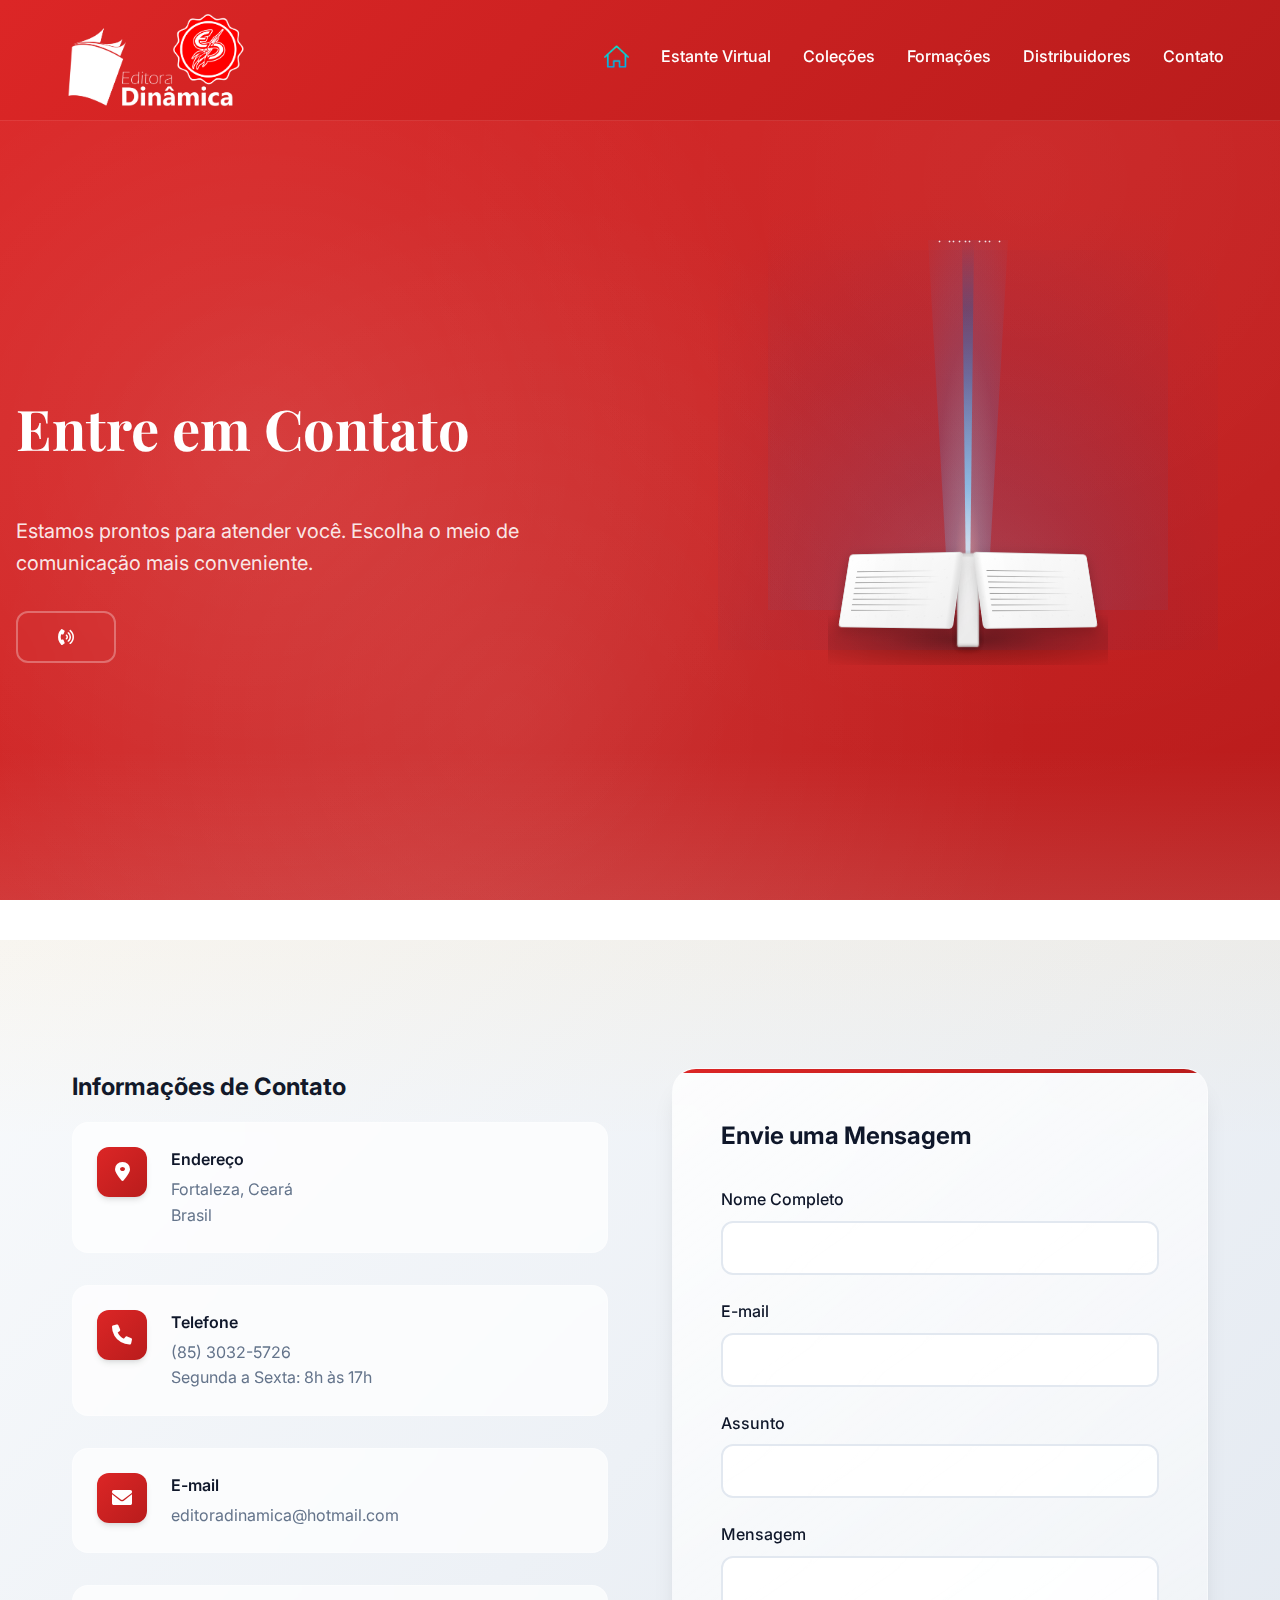
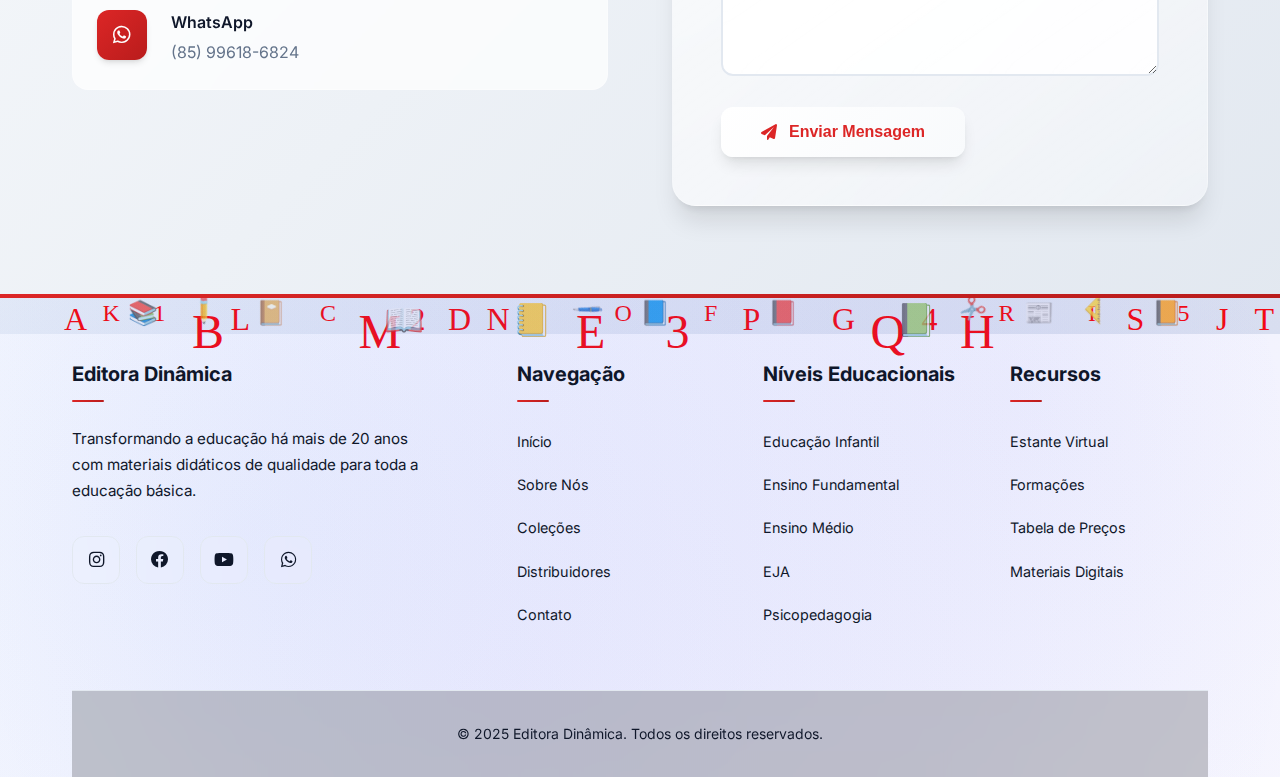
<file: contato.html>
<!DOCTYPE html>
<html lang="pt-BR">
    <head>
        <meta charset="UTF-8" />
        <meta name="viewport" content="width=device-width, initial-scale=1.0" />
        <title>Editora Dinâmica - O Nosso Combustível é a Educação</title>
        <link
            href="https://fonts.googleapis.com/css2?family=Inter:wght@300;400;500;600;700&family=Playfair+Display:wght@400;500;600;700&display=swap"
            rel="stylesheet"
        />
        <link href="https://cdnjs.cloudflare.com/ajax/libs/font-awesome/6.0.0/css/all.min.css" rel="stylesheet" />

        <link rel="stylesheet" href="./css/style.css" />
    </head>
    <body>
        <!-- Header -->
        <header class="header" id="header">
            <nav class="nav-container">
                <a href="#" class="logo">
                    <img src="img/branco.png" alt="Editora Dinâmica" class="logo-image logo-white" />
                    <img src="img/vermelho.png" alt="Editora Dinâmica" class="logo-image logo-red" />
                </a>

                <ul class="nav-menu" id="nav-menu">
                     <li><a href="index.html"><img class="icone_home" src="./img/botao_home.png" alt="" srcset=""></a></li>
                        <li><a href="estante.html">Estante Virtual</a></li>
                        <li><a href="colecoes.html">Coleções</a></li>
                        <li><a href="formacao.html">Formações</a></li>
                        <li><a href="distribuidores.html">Distribuidores</a></li>
                        <li><a href="contato.html">Contato</a></li>
                </ul>

                <button class="mobile-menu-btn" id="mobile-menu-btn">
                    <i class="fas fa-bars"></i>
                </button>
            </nav>
        </header>

        <!-- HOME -->
        <section class="hero" id="inicio">
            <div class="hero-content">
                <div class="hero-text">
                    <h1>Entre em Contato</h1>
                    <p>
                        Estamos prontos para atender você. Escolha o meio de comunicação mais conveniente.
                    </p>
                    <div class="cta-buttons">
                       
                        <a href="#sobre" class="btn btn-secondary">
                            <i class="fa-solid fa-phone-volume"></i>
                        </a> 
                    </div>
                </div>

                <div class="hero-visual">
                    <div class="magic-book-scene">
                        <!-- Livro realista na parte inferior -->
                        <div class="realistic-book">
                            <!-- Sombra do livro -->
                            <div class="book-shadow"></div>

                            <!-- Página esquerda -->
                            <div class="book-left-page">
                                <div class="page-texture"></div>
                                <div class="page-content">
                                    <div class="text-lines">
                                        <div class="text-line short"></div>
                                        <div class="text-line medium"></div>
                                        <div class="text-line long"></div>
                                        <div class="text-line medium"></div>
                                        <div class="text-line short"></div>
                                        <div class="text-line long"></div>
                                        <div class="text-line medium"></div>
                                        <div class="text-line short"></div>
                                    </div>
                                </div>
                                <div class="page-edge-shadow"></div>
                            </div>

                            <!-- Página direita -->
                            <div class="book-right-page">
                                <div class="page-texture"></div>
                                <div class="page-content">
                                    <div class="text-lines">
                                        <div class="text-line medium"></div>
                                        <div class="text-line long"></div>
                                        <div class="text-line short"></div>
                                        <div class="text-line medium"></div>
                                        <div class="text-line long"></div>
                                        <div class="text-line short"></div>
                                        <div class="text-line medium"></div>
                                        <div class="text-line long"></div>
                                    </div>
                                </div>
                                <div class="page-edge-shadow"></div>
                            </div>

                            <!-- Lombada/Miolo do livro -->
                            <!-- <div class="book-spine">
                                <div class="spine-texture"></div>
                                <div class="spine-shadow"></div>
                            </div> -->

                            <!-- Páginas empilhadas -->
                            <div class="book-pages-stack">
                                <div class="page-layer layer-1"></div>
                                <div class="page-layer layer-2"></div>
                                <div class="page-layer layer-3"></div>
                                <div class="page-layer layer-4"></div>
                            </div>
                        </div>

                        <!-- Feixe de luz subindo do livro -->
                        <div class="light-beam">
                            <div class="beam-core"></div>
                            <div class="beam-glow"></div>
                            <div class="beam-particles">
                                <div class="light-particle"></div>
                                <div class="light-particle"></div>
                                <div class="light-particle"></div>
                                <div class="light-particle"></div>
                                <div class="light-particle"></div>
                                <div class="light-particle"></div>
                                <div class="light-particle"></div>
                                <div class="light-particle"></div>
                                <div class="light-particle"></div>
                                <div class="light-particle"></div>
                            </div>
                        </div>

                        <!-- Letras e elementos flutuando na parte superior -->
                        <div class="floating-content">
                            <div class="floating-letters">
                                <span class="magic-letter" style="--delay: 0s; --x: -60px; --y: -80px">📞</span>
                                <span class="magic-letter" style="--delay: 0.3s; --x: 40px; --y: -120px">📞</span>
                                <span class="magic-letter" style="--delay: 0.6s; --x: -20px; --y: -160px">📞</span>
                            </div>

                             <div class="floating-numbers">
                                <span class="magic-number" style="--delay: 0.4s; --x: -100px; --y: -90px">💬</span>
                                <span class="magic-number" style="--delay: 1s; --x: 100px; --y: -130px">💬</span>
                                <span class="magic-number" style="--delay: 1.6s; --x: -50px; --y: -170px">💬</span>
                            </div> 

                             <div class="floating-symbols">
                                <span class="magic-symbol" style="--delay: 0.7s; --x: -70px; --y: -110px">📧</span>
                                <span class="magic-symbol" style="--delay: 1.3s; --x: 50px; --y: -150px">📧</span>
                                <span class="magic-symbol" style="--delay: 1.9s; --x: -30px; --y: -190px">📧</span>
                            </div> 

                            <div class="floating-icons">
                                <span class="magic-icon" style="--delay: 0.5s; --x: -90px; --y: -120px">💬</span>
                                <span class="magic-icon" style="--delay: 1.1s; --x: 80px; --y: -140px">💬</span>
                                <span class="magic-icon" style="--delay: 1.7s; --x: -60px; --y: -180px">💬</span>
                            </div>
                        </div>

                        <!-- Efeito de brilho ambiente -->
                        <div class="ambient-glow"></div>
                    </div>
                </div>
            </div>
        </section>



        <!-- ENTRE EM CONTATO -->
        <section class="contact fade-in" id="contato">
            <div class="container">
                <!-- <div class="section-header">
                    <h2 class="section-title">Entre em Contato</h2>
                    <p class="section-subtitle">
                        Estamos prontos para atender você. Escolha o meio de comunicação mais conveniente.
                    </p>
                </div> -->

                <div class="contact-content">
                    <div class="contact-info">
                        <h3>Informações de Contato</h3>

                        <div class="contact-item">
                            <div class="contact-icon">
                                <i class="fas fa-map-marker-alt"></i>
                            </div>
                            <div>
                                <h4>Endereço</h4>
                                <p>Fortaleza, Ceará<br />Brasil</p>
                            </div>
                        </div>

                        <div class="contact-item">
                            <div class="contact-icon">
                                <i class="fas fa-phone"></i>
                            </div>
                            <div>
                                <h4>Telefone</h4>
                                <p>(85) 3032-5726<br />Segunda a Sexta: 8h às 17h</p>
                            </div>
                        </div>

                        <div class="contact-item">
                            <div class="contact-icon">
                                <i class="fas fa-envelope"></i>
                            </div>
                            <div>
                                <h4>E-mail</h4>
                                <p>editoradinamica@hotmail.com</p>
                            </div>
                        </div>

                        <div class="contact-item">
                            <div class="contact-icon">
                                <i class="fab fa-whatsapp"></i>
                            </div>
                            <div>
                                <h4>WhatsApp</h4>
                                <p>(85) 99618-6824</p>
                            </div>
                        </div>
                    </div>

                    <div class="contact-form">
                        <h3>Envie uma Mensagem</h3>
                        <form>
                            <div class="form-group">
                                <label for="name">Nome Completo</label>
                                <input type="text" id="name" class="form-control" required />
                            </div>

                            <div class="form-group">
                                <label for="email">E-mail</label>
                                <input type="email" id="email" class="form-control" required />
                            </div>

                            <div class="form-group">
                                <label for="subject">Assunto</label>
                                <input type="text" id="subject" class="form-control" required />
                            </div>

                            <div class="form-group">
                                <label for="message">Mensagem</label>
                                <textarea id="message" class="form-control" required></textarea>
                            </div>

                            <button type="submit" class="btn btn-primary">
                                <i class="fas fa-paper-plane"></i>
                                Enviar Mensagem
                            </button>
                        </form>
                    </div>
                </div>
            </div>
        </section>

        <!-- FOOTER -->
        <footer class="footer">
            <!-- Background educacional -->
            <div class="educational-background">
                <!-- Letras flutuantes -->
                <div class="floating-letter" style="left: 5%; animation-delay: 0s">A</div>
                <div class="floating-letter large" style="left: 15%; animation-delay: 3s">B</div>
                <div class="floating-letter small" style="left: 25%; animation-delay: 1s">C</div>
                <div class="floating-letter" style="left: 35%; animation-delay: 5s">D</div>
                <div class="floating-letter large" style="left: 45%; animation-delay: 2s">E</div>
                <div class="floating-letter small" style="left: 55%; animation-delay: 7s">F</div>
                <div class="floating-letter" style="left: 65%; animation-delay: 4s">G</div>
                <div class="floating-letter large" style="left: 75%; animation-delay: 6s">H</div>
                <div class="floating-letter small" style="left: 85%; animation-delay: 1.5s">I</div>
                <div class="floating-letter" style="left: 95%; animation-delay: 8s">J</div>

                <div class="floating-letter small" style="left: 8%; animation-delay: 10s">K</div>
                <div class="floating-letter" style="left: 18%; animation-delay: 12s">L</div>
                <div class="floating-letter large" style="left: 28%; animation-delay: 9s">M</div>
                <div class="floating-letter" style="left: 38%; animation-delay: 14s">N</div>
                <div class="floating-letter small" style="left: 48%; animation-delay: 11s">O</div>
                <div class="floating-letter" style="left: 58%; animation-delay: 16s">P</div>
                <div class="floating-letter large" style="left: 68%; animation-delay: 13s">Q</div>
                <div class="floating-letter small" style="left: 78%; animation-delay: 15s">R</div>
                <div class="floating-letter" style="left: 88%; animation-delay: 17s">S</div>
                <div class="floating-letter" style="left: 98%; animation-delay: 19s">T</div>

                <!-- Números -->
                <div class="floating-letter small" style="left: 12%; animation-delay: 21s">1</div>
                <div class="floating-letter" style="left: 32%; animation-delay: 23s">2</div>
                <div class="floating-letter large" style="left: 52%; animation-delay: 20s">3</div>
                <div class="floating-letter" style="left: 72%; animation-delay: 25s">4</div>
                <div class="floating-letter small" style="left: 92%; animation-delay: 22s">5</div>

                <!-- Livros didáticos -->
                <div class="floating-book" style="left: 10%; animation-delay: 2s">📚</div>
                <div class="floating-book large" style="left: 30%; animation-delay: 8s">📖</div>
                <div class="floating-book" style="left: 50%; animation-delay: 5s">📘</div>
                <div class="floating-book large" style="left: 70%; animation-delay: 12s">📗</div>
                <div class="floating-book" style="left: 90%; animation-delay: 15s">📙</div>

                <div class="floating-book" style="left: 20%; animation-delay: 18s">📔</div>
                <div class="floating-book large" style="left: 40%; animation-delay: 10s">📒</div>
                <div class="floating-book" style="left: 60%; animation-delay: 25s">📕</div>
                <div class="floating-book" style="left: 80%; animation-delay: 7s">📰</div>

                <!-- Elementos educacionais -->
                <div class="floating-pencil" style="left: 15%; animation-delay: 4s">✏️</div>
                <div class="floating-pencil" style="left: 45%; animation-delay: 14s">🖊️</div>
                <div class="floating-pencil" style="left: 75%; animation-delay: 9s">✂️</div>
                <div class="floating-pencil" style="left: 85%; animation-delay: 20s">📐</div>
            </div>
            <div class="container">
                <div class="footer-content">
                    <div class="footer-section">
                        <h4>Editora Dinâmica</h4>
                        <p>
                            Transformando a educação há mais de 20 anos com materiais didáticos de qualidade para toda a
                            educação básica.
                        </p>
                        <div class="social-links">
                            <a
                                href="https://www.instagram.com/editoradinamica/"
                                class="social-link"
                                aria-label="Instagram"
                                target="_blank"
                            >
                                <i class="fab fa-instagram"></i>
                            </a>
                            <a
                                href="https://www.facebook.com/editora.dinamica"
                                class="social-link"
                                aria-label="Facebook"
                                target="_blank"
                            >
                                <i class="fab fa-facebook"></i>
                            </a>
                            <a
                                href="https://www.youtube.com/@TVDINAMICADINAMICA/videos"
                                class="social-link"
                                aria-label="YouTube"
                                target="_blank"
                            >
                                <i class="fab fa-youtube"></i>
                            </a>
                            <a
                                href="https://api.whatsapp.com/send?phone=5585996186824"
                                class="social-link"
                                aria-label="WhatsApp"
                                target="_blank"
                            >
                                <i class="fab fa-whatsapp"></i>
                            </a>
                        </div>
                    </div>

                    <div class="footer-section">
                        <h4>Navegação</h4>
                        <ul>
                            <li><a href="#inicio">Início</a></li>
                            <li><a href="#sobre">Sobre Nós</a></li>
                            <li><a href="#colecoes">Coleções</a></li>
                            <li><a href="#distribuidores">Distribuidores</a></li>
                            <li><a href="#contato">Contato</a></li>
                        </ul>
                    </div>

                    <div class="footer-section">
                        <h4>Níveis Educacionais</h4>
                        <ul>
                            <li><a href="#">Educação Infantil</a></li>
                            <li><a href="#">Ensino Fundamental</a></li>
                            <li><a href="#">Ensino Médio</a></li>
                            <li><a href="#">EJA</a></li>
                            <li><a href="#">Psicopedagogia</a></li>
                        </ul>
                    </div>

                    <div class="footer-section">
                        <h4>Recursos</h4>
                        <ul>
                            <li><a href="http://estantedinamica.epizy.com/">Estante Virtual</a></li>
                            <li><a href="#">Formações</a></li>
                            <li><a href="#">Tabela de Preços</a></li>
                            <li><a href="#">Materiais Digitais</a></li>
                        </ul>
                    </div>
                </div>

                <div class="footer-bottom">
                    <p>&copy; 2025 Editora Dinâmica. Todos os direitos reservados.</p>
                </div>
            </div>
        </footer>

        <script src="./js/script.js"></script>
    </body>
</html>
</file>
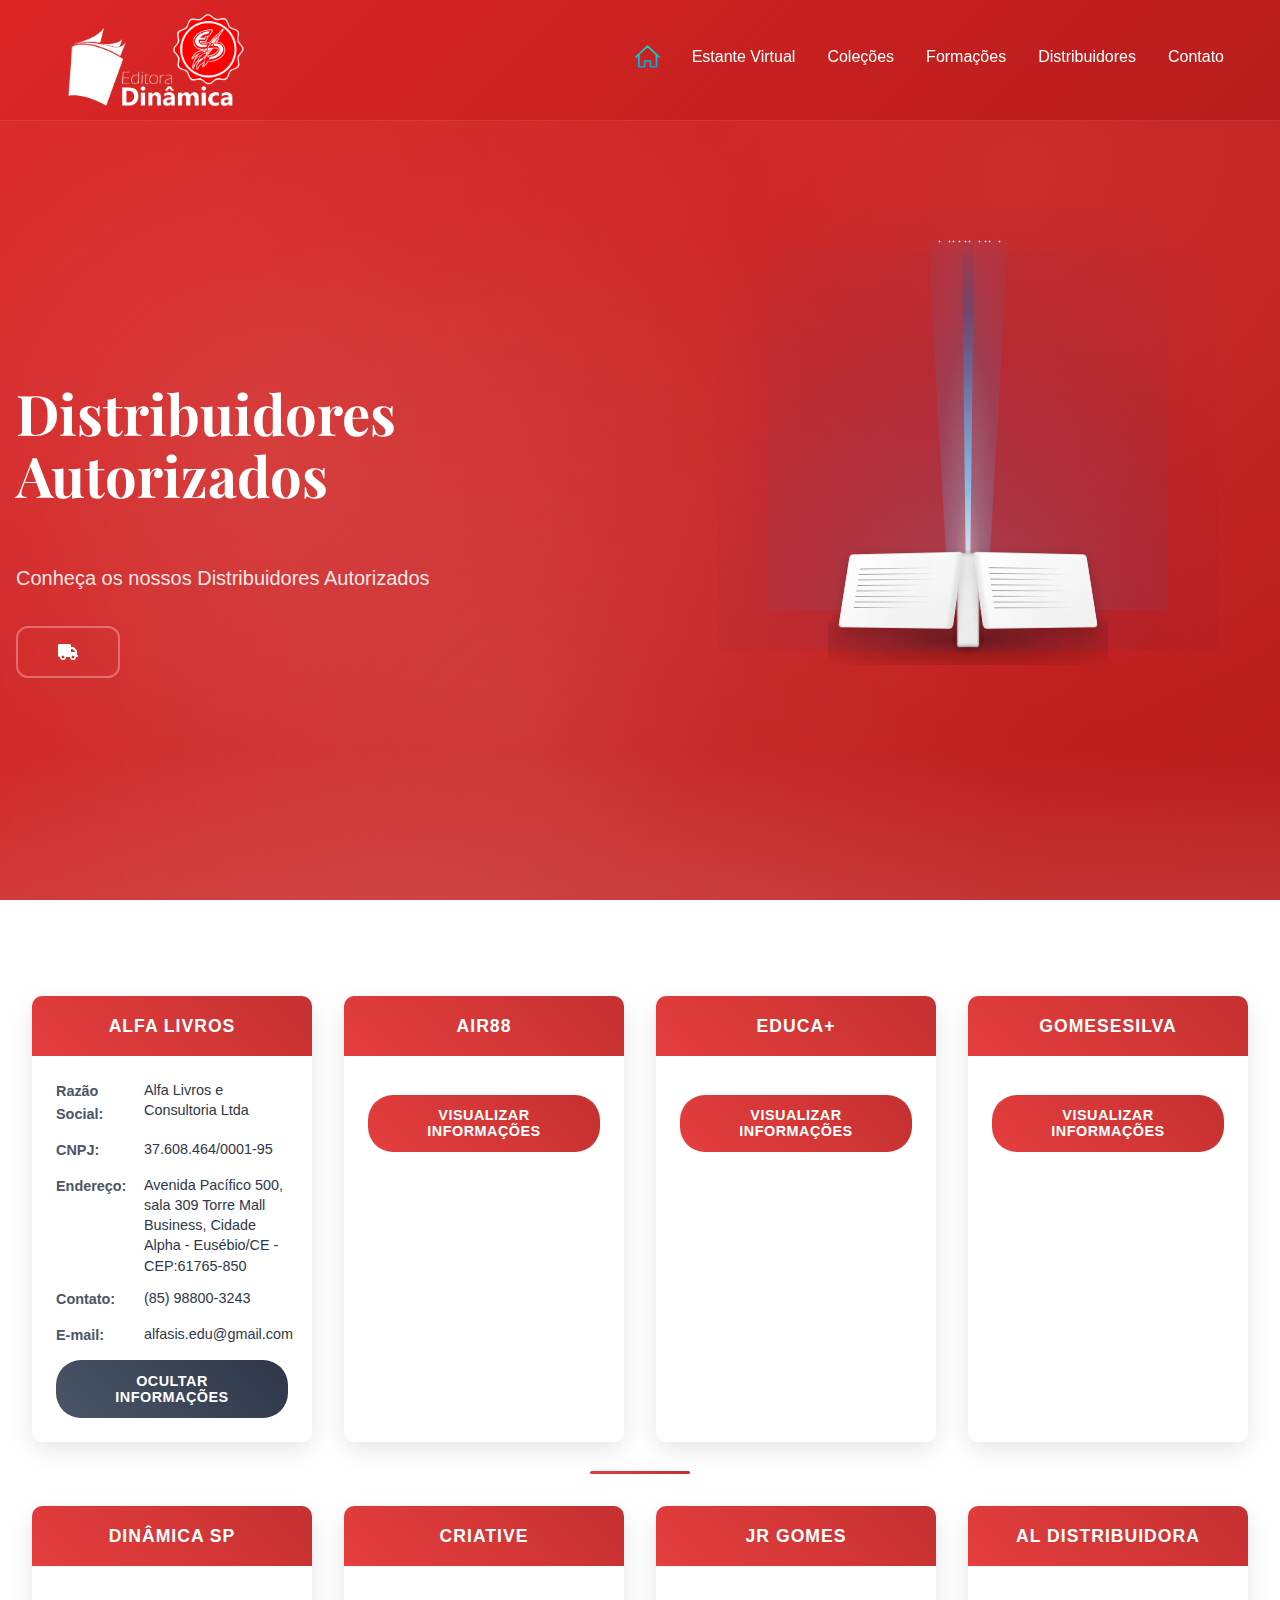
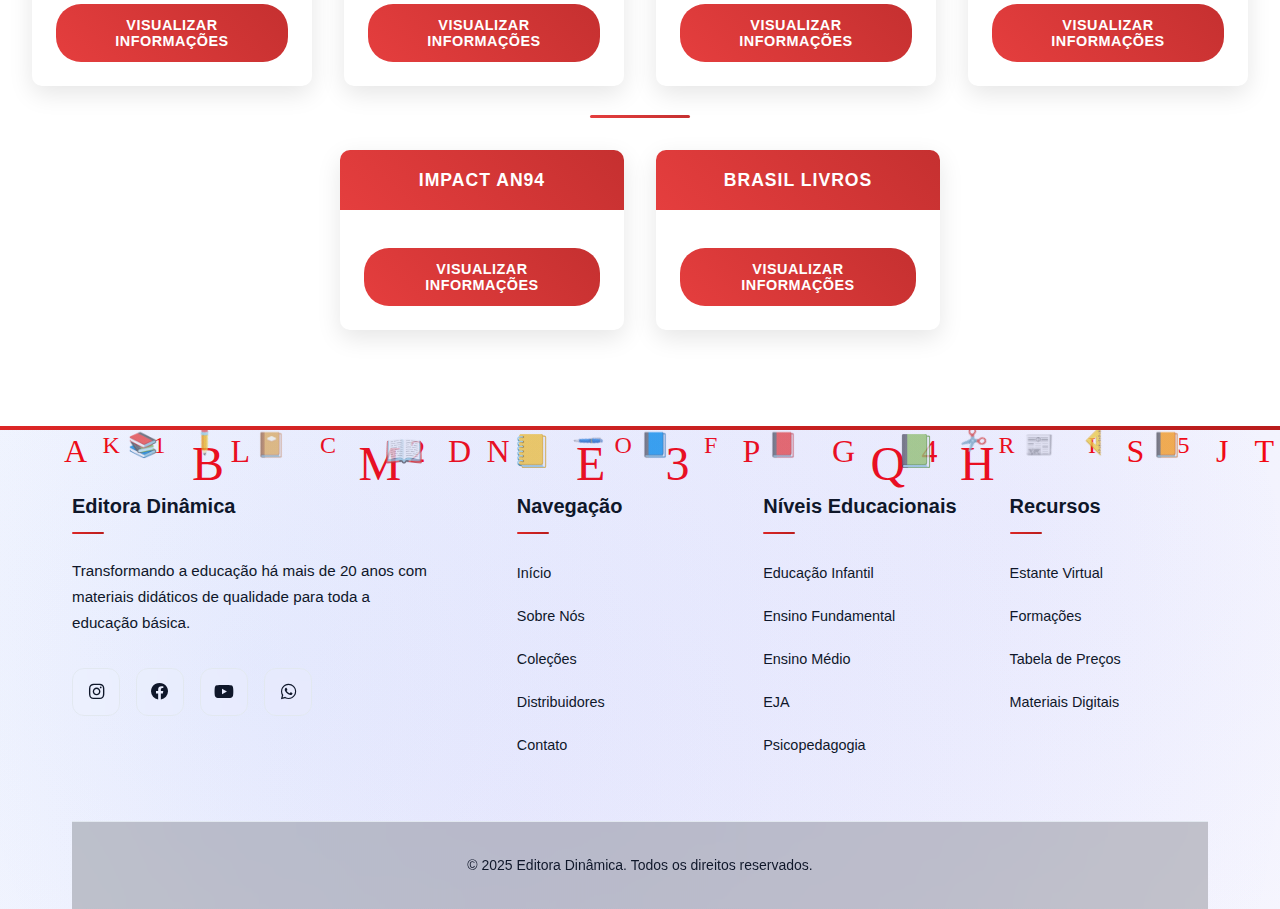
<file: distribuidores.html>
<!DOCTYPE html>
<html lang="pt-BR">
    <head>
        <meta charset="UTF-8" />
        <meta name="viewport" content="width=device-width, initial-scale=1.0" />
        <title>Editora Dinâmica - O Nosso Combustível é a Educação</title>
        <link
            href="https://fonts.googleapis.com/css2?family=Inter:wght@300;400;500;600;700&family=Playfair+Display:wght@400;500;600;700&display=swap"
            rel="stylesheet"
        />
        <link href="https://cdnjs.cloudflare.com/ajax/libs/font-awesome/6.0.0/css/all.min.css" rel="stylesheet" />

        <link rel="stylesheet" href="./css/style.css" />
        <link rel="stylesheet" href="./css/distribuidores.css" />
    </head>
    <body>
        <!-- Header -->
        <header class="header" id="header">
            <nav class="nav-container">
                <a href="#" class="logo">
                    <img src="img/branco.png" alt="Editora Dinâmica" class="logo-image logo-white" />
                    <img src="img/vermelho.png" alt="Editora Dinâmica" class="logo-image logo-red" />
                </a>

                <ul class="nav-menu" id="nav-menu">
                     <li><a href="index.html"><img class="icone_home" src="./img/botao_home.png" alt="" srcset=""></a></li>
                        <li><a href="estante.html">Estante Virtual</a></li>
                        <li><a href="colecoes.html">Coleções</a></li>
                        <li><a href="formacao.html">Formações</a></li>
                        <li><a href="distribuidores.html">Distribuidores</a></li>
                        <li><a href="contato.html">Contato</a></li>
                </ul>

                <button class="mobile-menu-btn" id="mobile-menu-btn">
                    <i class="fas fa-bars"></i>
                </button>
            </nav>
        </header>

        <!-- HOME -->
        <section class="hero" id="inicio">
            <div class="hero-content">
                <div class="hero-text">
                    <h1>Distribuidores Autorizados</h1>
                    <p>
                        Conheça os nossos Distribuidores Autorizados
                    </p>
                    <div class="cta-buttons">
                        
                        <a href="#sobre" class="btn btn-secondary">
                            <i class="fa-solid fa-truck"></i>
                        </a>
                    </div>
                </div>

                <div class="hero-visual">
                    <div class="magic-book-scene">
                        <!-- Livro realista na parte inferior -->
                        <div class="realistic-book">
                            <!-- Sombra do livro -->
                            <div class="book-shadow"></div>

                            <!-- Página esquerda -->
                            <div class="book-left-page">
                                <div class="page-texture"></div>
                                <div class="page-content">
                                    <div class="text-lines">
                                        <div class="text-line short"></div>
                                        <div class="text-line medium"></div>
                                        <div class="text-line long"></div>
                                        <div class="text-line medium"></div>
                                        <div class="text-line short"></div>
                                        <div class="text-line long"></div>
                                        <div class="text-line medium"></div>
                                        <div class="text-line short"></div>
                                    </div>
                                </div>
                                <div class="page-edge-shadow"></div>
                            </div>

                            <!-- Página direita -->
                            <div class="book-right-page">
                                <div class="page-texture"></div>
                                <div class="page-content">
                                    <div class="text-lines">
                                        <div class="text-line medium"></div>
                                        <div class="text-line long"></div>
                                        <div class="text-line short"></div>
                                        <div class="text-line medium"></div>
                                        <div class="text-line long"></div>
                                        <div class="text-line short"></div>
                                        <div class="text-line medium"></div>
                                        <div class="text-line long"></div>
                                    </div>
                                </div>
                                <div class="page-edge-shadow"></div>
                            </div>

                            <!-- Lombada/Miolo do livro -->
                            <!-- <div class="book-spine">
                                <div class="spine-texture"></div>
                                <div class="spine-shadow"></div>
                            </div> -->

                            <!-- Páginas empilhadas -->
                            <div class="book-pages-stack">
                                <div class="page-layer layer-1"></div>
                                <div class="page-layer layer-2"></div>
                                <div class="page-layer layer-3"></div>
                                <div class="page-layer layer-4"></div>
                            </div>
                        </div>

                        <!-- Feixe de luz subindo do livro -->
                        <div class="light-beam">
                            <div class="beam-core"></div>
                            <div class="beam-glow"></div>
                            <div class="beam-particles">
                                <div class="light-particle"></div>
                                <div class="light-particle"></div>
                                <div class="light-particle"></div>
                                <div class="light-particle"></div>
                                <div class="light-particle"></div>
                                <div class="light-particle"></div>
                                <div class="light-particle"></div>
                                <div class="light-particle"></div>
                                <div class="light-particle"></div>
                                <div class="light-particle"></div>
                            </div>
                        </div>

                        <!-- Letras e elementos flutuando na parte superior -->
                        <div class="floating-content">
                            <div class="floating-letters">
                                <span class="magic-letter" style="--delay: 0s; --x: -60px; --y: -80px">🚚</span>
                                <span class="magic-letter" style="--delay: 0.3s; --x: 40px; --y: -120px">🚚</span>
                                <span class="magic-letter" style="--delay: 0.6s; --x: -20px; --y: -160px">🚚</span>
                            </div>

                             <div class="floating-numbers">
                                <span class="magic-number" style="--delay: 0.4s; --x: -100px; --y: -90px">📦</span>
                                <span class="magic-number" style="--delay: 1s; --x: 100px; --y: -130px">📦</span>
                                <span class="magic-number" style="--delay: 1.6s; --x: -50px; --y: -170px">📦</span>
                            </div> 

                             <div class="floating-symbols">
                                <span class="magic-symbol" style="--delay: 0.7s; --x: -70px; --y: -110px">📩</span>
                                <span class="magic-symbol" style="--delay: 1.3s; --x: 50px; --y: -150px">📩</span>
                                <span class="magic-symbol" style="--delay: 1.9s; --x: -30px; --y: -190px">📩</span>
                            </div> 

                            <div class="floating-icons">
                                <span class="magic-icon" style="--delay: 0.5s; --x: -90px; --y: -120px">📚</span>
                                <span class="magic-icon" style="--delay: 1.1s; --x: 80px; --y: -140px">📚</span>
                                <span class="magic-icon" style="--delay: 1.7s; --x: -60px; --y: -180px">📚</span>
                            </div>
                        </div>

                        <!-- Efeito de brilho ambiente -->
                        <div class="ambient-glow"></div>
                    </div>
                </div>
            </div>
        </section>


       <section class="distribuidores-section" id="distribuidores">
            <div class="distribuidores-container">
                <h1 class="section-title">Distribuidores Autorizados</h1>
                
                <div class="distribuidores-grid">
                    <!-- ALFA LIVROS -->
                    <div class="distribuidor-card">
                        <div class="distribuidor-header">ALFA LIVROS</div>
                        <div class="distribuidor-content">
                            <div class="distribuidor-details active">
                                <div class="detail-row">
                                    <span class="detail-label">Razão Social:</span>
                                    <span class="detail-value">Alfa Livros e Consultoria Ltda</span>
                                </div>
                                <div class="detail-row">
                                    <span class="detail-label">CNPJ:</span>
                                    <span class="detail-value">37.608.464/0001-95</span>
                                </div>
                                <div class="detail-row">
                                    <span class="detail-label">Endereço:</span>
                                    <span class="detail-value">Avenida Pacífico 500, sala 309 Torre Mall Business, Cidade Alpha - Eusébio/CE - CEP:61765-850</span>
                                </div>
                                <div class="detail-row">
                                    <span class="detail-label">Contato:</span>
                                    <span class="detail-value">(85) 98800-3243</span>
                                </div>
                                <div class="detail-row">
                                    <span class="detail-label">E-mail:</span>
                                    <span class="detail-value">alfasis.edu@gmail.com</span>
                                </div>
                            </div>
                            <button class="visualizar-btn active" onclick="toggleDetails(this)">Ocultar Informações</button>
                        </div>
                    </div>

                    <!-- AIR88 -->
                    <div class="distribuidor-card">
                        <div class="distribuidor-header">AIR88</div>
                        <div class="distribuidor-content">
                            <div class="distribuidor-details">
                                <div class="detail-row">
                                    <span class="detail-label">Razão Social:</span>
                                    <span class="detail-value">AIR88 Distribuidora Ltda</span>
                                </div>
                                <div class="detail-row">
                                    <span class="detail-label">CNPJ:</span>
                                    <span class="detail-value">12.345.678/0001-90</span>
                                </div>
                                <div class="detail-row">
                                    <span class="detail-label">Endereço:</span>
                                    <span class="detail-value">Rua das Flores, 123 - Centro - São Paulo/SP</span>
                                </div>
                                <div class="detail-row">
                                    <span class="detail-label">Contato:</span>
                                    <span class="detail-value">(11) 99999-0000</span>
                                </div>
                                <div class="detail-row">
                                    <span class="detail-label">E-mail:</span>
                                    <span class="detail-value">contato@air88.com.br</span>
                                </div>
                            </div>
                            <button class="visualizar-btn" onclick="toggleDetails(this)">Visualizar Informações</button>
                        </div>
                    </div>

                    <!-- EDUCA+ -->
                    <div class="distribuidor-card">
                        <div class="distribuidor-header">EDUCA+</div>
                        <div class="distribuidor-content">
                            <div class="distribuidor-details">
                                <div class="detail-row">
                                    <span class="detail-label">Razão Social:</span>
                                    <span class="detail-value">Educa+ Educação e Cultura Ltda</span>
                                </div>
                                <div class="detail-row">
                                    <span class="detail-label">CNPJ:</span>
                                    <span class="detail-value">98.765.432/0001-10</span>
                                </div>
                                <div class="detail-row">
                                    <span class="detail-label">Endereço:</span>
                                    <span class="detail-value">Avenida Educação, 456 - Vila Nova - Rio de Janeiro/RJ</span>
                                </div>
                                <div class="detail-row">
                                    <span class="detail-label">Contato:</span>
                                    <span class="detail-value">(21) 88888-7777</span>
                                </div>
                                <div class="detail-row">
                                    <span class="detail-label">E-mail:</span>
                                    <span class="detail-value">info@educamais.com.br</span>
                                </div>
                            </div>
                            <button class="visualizar-btn" onclick="toggleDetails(this)">Visualizar Informações</button>
                        </div>
                    </div>

                    <!-- GOMESeSILVA -->
                    <div class="distribuidor-card">
                        <div class="distribuidor-header">GOMESeSILVA</div>
                        <div class="distribuidor-content">
                            <div class="distribuidor-details">
                                <div class="detail-row">
                                    <span class="detail-label">Razão Social:</span>
                                    <span class="detail-value">Gomes e Silva Distribuidora Ltda</span>
                                </div>
                                <div class="detail-row">
                                    <span class="detail-label">CNPJ:</span>
                                    <span class="detail-value">11.222.333/0001-44</span>
                                </div>
                                <div class="detail-row">
                                    <span class="detail-label">Endereço:</span>
                                    <span class="detail-value">Rua Comercial, 789 - Jardins - Belo Horizonte/MG</span>
                                </div>
                                <div class="detail-row">
                                    <span class="detail-label">Contato:</span>
                                    <span class="detail-value">(31) 77777-6666</span>
                                </div>
                                <div class="detail-row">
                                    <span class="detail-label">E-mail:</span>
                                    <span class="detail-value">vendas@gomesesilva.com.br</span>
                                </div>
                            </div>
                            <button class="visualizar-btn" onclick="toggleDetails(this)">Visualizar Informações</button>
                        </div>
                    </div>
                </div>

                <div class="distribuidores-grid">
                    <!-- DINÂMICA SP -->
                    <div class="distribuidor-card">
                        <div class="distribuidor-header">DINÂMICA SP</div>
                        <div class="distribuidor-content">
                            <div class="distribuidor-details">
                                <div class="detail-row">
                                    <span class="detail-label">Razão Social:</span>
                                    <span class="detail-value">Dinâmica São Paulo Editora Ltda</span>
                                </div>
                                <div class="detail-row">
                                    <span class="detail-label">CNPJ:</span>
                                    <span class="detail-value">55.666.777/0001-88</span>
                                </div>
                                <div class="detail-row">
                                    <span class="detail-label">Endereço:</span>
                                    <span class="detail-value">Rua Augusta, 1200 - Consolação - São Paulo/SP</span>
                                </div>
                                <div class="detail-row">
                                    <span class="detail-label">Contato:</span>
                                    <span class="detail-value">(11) 66666-5555</span>
                                </div>
                                <div class="detail-row">
                                    <span class="detail-label">E-mail:</span>
                                    <span class="detail-value">sp@dinamica.com.br</span>
                                </div>
                            </div>
                            <button class="visualizar-btn" onclick="toggleDetails(this)">Visualizar Informações</button>
                        </div>
                    </div>

                    <!-- CRIATIVE -->
                    <div class="distribuidor-card">
                        <div class="distribuidor-header">CRIATIVE</div>
                        <div class="distribuidor-content">
                            <div class="distribuidor-details">
                                <div class="detail-row">
                                    <span class="detail-label">Razão Social:</span>
                                    <span class="detail-value">Criative Soluções Educacionais Ltda</span>
                                </div>
                                <div class="detail-row">
                                    <span class="detail-label">CNPJ:</span>
                                    <span class="detail-value">99.888.777/0001-66</span>
                                </div>
                                <div class="detail-row">
                                    <span class="detail-label">Endereço:</span>
                                    <span class="detail-value">Avenida Criativa, 321 - Boa Vista - Recife/PE</span>
                                </div>
                                <div class="detail-row">
                                    <span class="detail-label">Contato:</span>
                                    <span class="detail-value">(81) 55555-4444</span>
                                </div>
                                <div class="detail-row">
                                    <span class="detail-label">E-mail:</span>
                                    <span class="detail-value">contato@criative.com.br</span>
                                </div>
                            </div>
                            <button class="visualizar-btn" onclick="toggleDetails(this)">Visualizar Informações</button>
                        </div>
                    </div>

                    <!-- JR GOMES -->
                    <div class="distribuidor-card">
                        <div class="distribuidor-header">JR GOMES</div>
                        <div class="distribuidor-content">
                            <div class="distribuidor-details">
                                <div class="detail-row">
                                    <span class="detail-label">Razão Social:</span>
                                    <span class="detail-value">JR Gomes Distribuidora ME</span>
                                </div>
                                <div class="detail-row">
                                    <span class="detail-label">CNPJ:</span>
                                    <span class="detail-value">33.444.555/0001-22</span>
                                </div>
                                <div class="detail-row">
                                    <span class="detail-label">Endereço:</span>
                                    <span class="detail-value">Rua do Comércio, 654 - Centro - Salvador/BA</span>
                                </div>
                                <div class="detail-row">
                                    <span class="detail-label">Contato:</span>
                                    <span class="detail-value">(71) 44444-3333</span>
                                </div>
                                <div class="detail-row">
                                    <span class="detail-label">E-mail:</span>
                                    <span class="detail-value">jr@jrgomes.com.br</span>
                                </div>
                            </div>
                            <button class="visualizar-btn" onclick="toggleDetails(this)">Visualizar Informações</button>
                        </div>
                    </div>

                    <!-- AL DISTRIBUIDORA -->
                    <div class="distribuidor-card">
                        <div class="distribuidor-header">AL DISTRIBUIDORA</div>
                        <div class="distribuidor-content">
                            <div class="distribuidor-details">
                                <div class="detail-row">
                                    <span class="detail-label">Razão Social:</span>
                                    <span class="detail-value">AL Distribuidora de Livros Ltda</span>
                                </div>
                                <div class="detail-row">
                                    <span class="detail-label">CNPJ:</span>
                                    <span class="detail-value">77.888.999/0001-00</span>
                                </div>
                                <div class="detail-row">
                                    <span class="detail-label">Endereço:</span>
                                    <span class="detail-value">Avenida Principal, 987 - Farol - Maceió/AL</span>
                                </div>
                                <div class="detail-row">
                                    <span class="detail-label">Contato:</span>
                                    <span class="detail-value">(82) 33333-2222</span>
                                </div>
                                <div class="detail-row">
                                    <span class="detail-label">E-mail:</span>
                                    <span class="detail-value">vendas@aldistribuidora.com.br</span>
                                </div>
                            </div>
                            <button class="visualizar-btn" onclick="toggleDetails(this)">Visualizar Informações</button>
                        </div>
                    </div>
                </div>

                <div class="distribuidores-grid">
                    <!-- IMPACT AN94 -->
                    <div class="distribuidor-card">
                        <div class="distribuidor-header">IMPACT AN94</div>
                        <div class="distribuidor-content">
                            <div class="distribuidor-details">
                                <div class="detail-row">
                                    <span class="detail-label">Razão Social:</span>
                                    <span class="detail-value">Impact AN94 Soluções Ltda</span>
                                </div>
                                <div class="detail-row">
                                    <span class="detail-label">CNPJ:</span>
                                    <span class="detail-value">22.333.444/0001-55</span>
                                </div>
                                <div class="detail-row">
                                    <span class="detail-label">Endereço:</span>
                                    <span class="detail-value">Rua Inovação, 147 - Tecnópolis - Fortaleza/CE</span>
                                </div>
                                <div class="detail-row">
                                    <span class="detail-label">Contato:</span>
                                    <span class="detail-value">(85) 22222-1111</span>
                                </div>
                                <div class="detail-row">
                                    <span class="detail-label">E-mail:</span>
                                    <span class="detail-value">impact@an94.com.br</span>
                                </div>
                            </div>
                            <button class="visualizar-btn" onclick="toggleDetails(this)">Visualizar Informações</button>
                        </div>
                    </div>

                    <!-- BRASIL LIVROS -->
                    <div class="distribuidor-card">
                        <div class="distribuidor-header">BRASIL LIVROS</div>
                        <div class="distribuidor-content">
                            <div class="distribuidor-details">
                                <div class="detail-row">
                                    <span class="detail-label">Razão Social:</span>
                                    <span class="detail-value">Brasil Livros e Cultura Ltda</span>
                                </div>
                                <div class="detail-row">
                                    <span class="detail-label">CNPJ:</span>
                                    <span class="detail-value">66.777.888/0001-99</span>
                                </div>
                                <div class="detail-row">
                                    <span class="detail-label">Endereço:</span>
                                    <span class="detail-value">Avenida Brasil, 2000 - Copacabana - Rio de Janeiro/RJ</span>
                                </div>
                                <div class="detail-row">
                                    <span class="detail-label">Contato:</span>
                                    <span class="detail-value">(21) 11111-0000</span>
                                </div>
                                <div class="detail-row">
                                    <span class="detail-label">E-mail:</span>
                                    <span class="detail-value">contato@brasillivros.com.br</span>
                                </div>
                            </div>
                            <button class="visualizar-btn" onclick="toggleDetails(this)">Visualizar Informações</button>
                        </div>
                    </div>
                </div>
            </div>
        </section>

        <!-- FOOTER -->
        <footer class="footer">
            <!-- Background educacional -->
            <div class="educational-background">
                <!-- Letras flutuantes -->
                <div class="floating-letter" style="left: 5%; animation-delay: 0s">A</div>
                <div class="floating-letter large" style="left: 15%; animation-delay: 3s">B</div>
                <div class="floating-letter small" style="left: 25%; animation-delay: 1s">C</div>
                <div class="floating-letter" style="left: 35%; animation-delay: 5s">D</div>
                <div class="floating-letter large" style="left: 45%; animation-delay: 2s">E</div>
                <div class="floating-letter small" style="left: 55%; animation-delay: 7s">F</div>
                <div class="floating-letter" style="left: 65%; animation-delay: 4s">G</div>
                <div class="floating-letter large" style="left: 75%; animation-delay: 6s">H</div>
                <div class="floating-letter small" style="left: 85%; animation-delay: 1.5s">I</div>
                <div class="floating-letter" style="left: 95%; animation-delay: 8s">J</div>

                <div class="floating-letter small" style="left: 8%; animation-delay: 10s">K</div>
                <div class="floating-letter" style="left: 18%; animation-delay: 12s">L</div>
                <div class="floating-letter large" style="left: 28%; animation-delay: 9s">M</div>
                <div class="floating-letter" style="left: 38%; animation-delay: 14s">N</div>
                <div class="floating-letter small" style="left: 48%; animation-delay: 11s">O</div>
                <div class="floating-letter" style="left: 58%; animation-delay: 16s">P</div>
                <div class="floating-letter large" style="left: 68%; animation-delay: 13s">Q</div>
                <div class="floating-letter small" style="left: 78%; animation-delay: 15s">R</div>
                <div class="floating-letter" style="left: 88%; animation-delay: 17s">S</div>
                <div class="floating-letter" style="left: 98%; animation-delay: 19s">T</div>

                <!-- Números -->
                <div class="floating-letter small" style="left: 12%; animation-delay: 21s">1</div>
                <div class="floating-letter" style="left: 32%; animation-delay: 23s">2</div>
                <div class="floating-letter large" style="left: 52%; animation-delay: 20s">3</div>
                <div class="floating-letter" style="left: 72%; animation-delay: 25s">4</div>
                <div class="floating-letter small" style="left: 92%; animation-delay: 22s">5</div>

                <!-- Livros didáticos -->
                <div class="floating-book" style="left: 10%; animation-delay: 2s">📚</div>
                <div class="floating-book large" style="left: 30%; animation-delay: 8s">📖</div>
                <div class="floating-book" style="left: 50%; animation-delay: 5s">📘</div>
                <div class="floating-book large" style="left: 70%; animation-delay: 12s">📗</div>
                <div class="floating-book" style="left: 90%; animation-delay: 15s">📙</div>

                <div class="floating-book" style="left: 20%; animation-delay: 18s">📔</div>
                <div class="floating-book large" style="left: 40%; animation-delay: 10s">📒</div>
                <div class="floating-book" style="left: 60%; animation-delay: 25s">📕</div>
                <div class="floating-book" style="left: 80%; animation-delay: 7s">📰</div>

                <!-- Elementos educacionais -->
                <div class="floating-pencil" style="left: 15%; animation-delay: 4s">✏️</div>
                <div class="floating-pencil" style="left: 45%; animation-delay: 14s">🖊️</div>
                <div class="floating-pencil" style="left: 75%; animation-delay: 9s">✂️</div>
                <div class="floating-pencil" style="left: 85%; animation-delay: 20s">📐</div>
            </div>
            <div class="container">
                <div class="footer-content">
                    <div class="footer-section">
                        <h4>Editora Dinâmica</h4>
                        <p>
                            Transformando a educação há mais de 20 anos com materiais didáticos de qualidade para toda a
                            educação básica.
                        </p>
                        <div class="social-links">
                            <a
                                href="https://www.instagram.com/editoradinamica/"
                                class="social-link"
                                aria-label="Instagram"
                                target="_blank"
                            >
                                <i class="fab fa-instagram"></i>
                            </a>
                            <a
                                href="https://www.facebook.com/editora.dinamica"
                                class="social-link"
                                aria-label="Facebook"
                                target="_blank"
                            >
                                <i class="fab fa-facebook"></i>
                            </a>
                            <a
                                href="https://www.youtube.com/@TVDINAMICADINAMICA/videos"
                                class="social-link"
                                aria-label="YouTube"
                                target="_blank"
                            >
                                <i class="fab fa-youtube"></i>
                            </a>
                            <a
                                href="https://api.whatsapp.com/send?phone=5585996186824"
                                class="social-link"
                                aria-label="WhatsApp"
                                target="_blank"
                            >
                                <i class="fab fa-whatsapp"></i>
                            </a>
                        </div>
                    </div>

                    <div class="footer-section">
                        <h4>Navegação</h4>
                        <ul>
                            <li><a href="#inicio">Início</a></li>
                            <li><a href="#sobre">Sobre Nós</a></li>
                            <li><a href="#colecoes">Coleções</a></li>
                            <li><a href="#distribuidores">Distribuidores</a></li>
                            <li><a href="#contato">Contato</a></li>
                        </ul>
                    </div>

                    <div class="footer-section">
                        <h4>Níveis Educacionais</h4>
                        <ul>
                            <li><a href="#">Educação Infantil</a></li>
                            <li><a href="#">Ensino Fundamental</a></li>
                            <li><a href="#">Ensino Médio</a></li>
                            <li><a href="#">EJA</a></li>
                            <li><a href="#">Psicopedagogia</a></li>
                        </ul>
                    </div>

                    <div class="footer-section">
                        <h4>Recursos</h4>
                        <ul>
                            <li><a href="http://estantedinamica.epizy.com/">Estante Virtual</a></li>
                            <li><a href="#">Formações</a></li>
                            <li><a href="#">Tabela de Preços</a></li>
                            <li><a href="#">Materiais Digitais</a></li>
                        </ul>
                    </div>
                </div>

                <div class="footer-bottom">
                    <p>&copy; 2025 Editora Dinâmica. Todos os direitos reservados.</p>
                </div>
            </div>
        </footer>

        <!-- <script src="./js/script.js"></script>  -->
        <script src="./js/distribuidores.js"></script>
    </body>
</html>
</file>
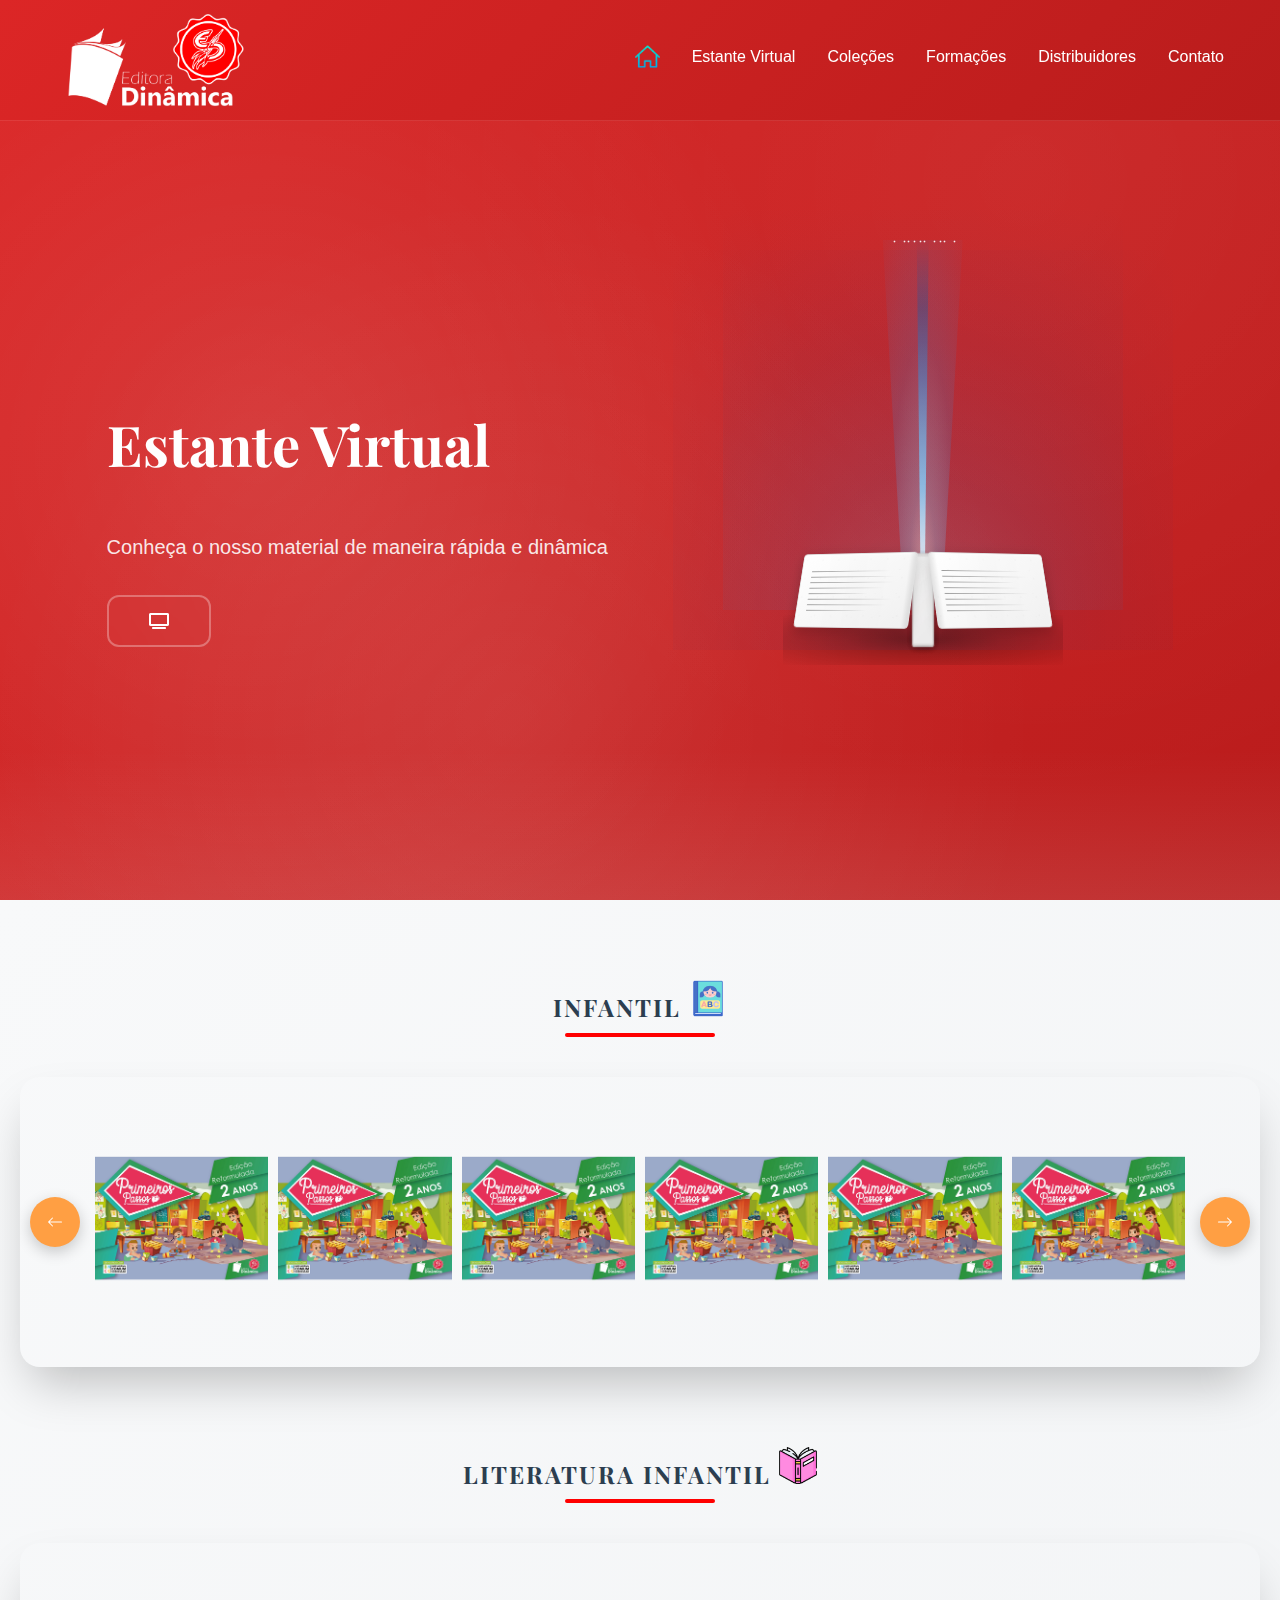
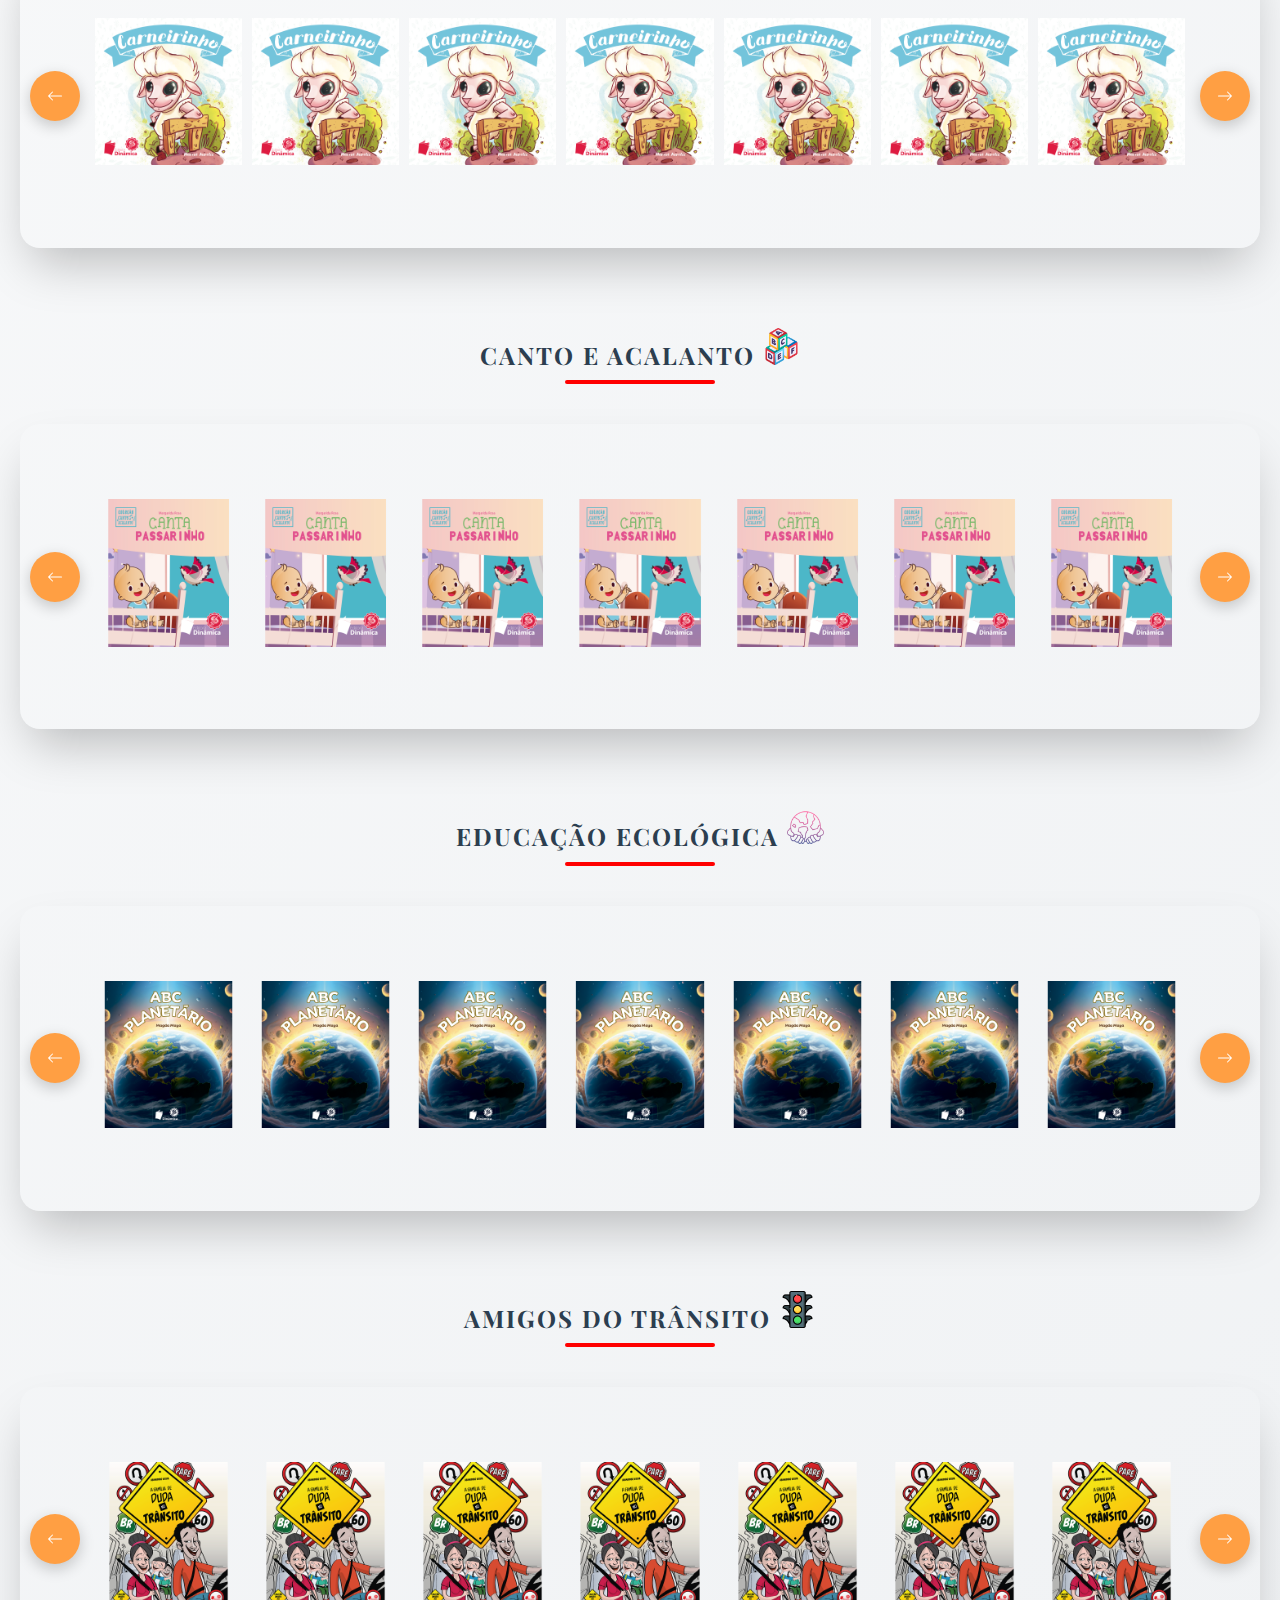
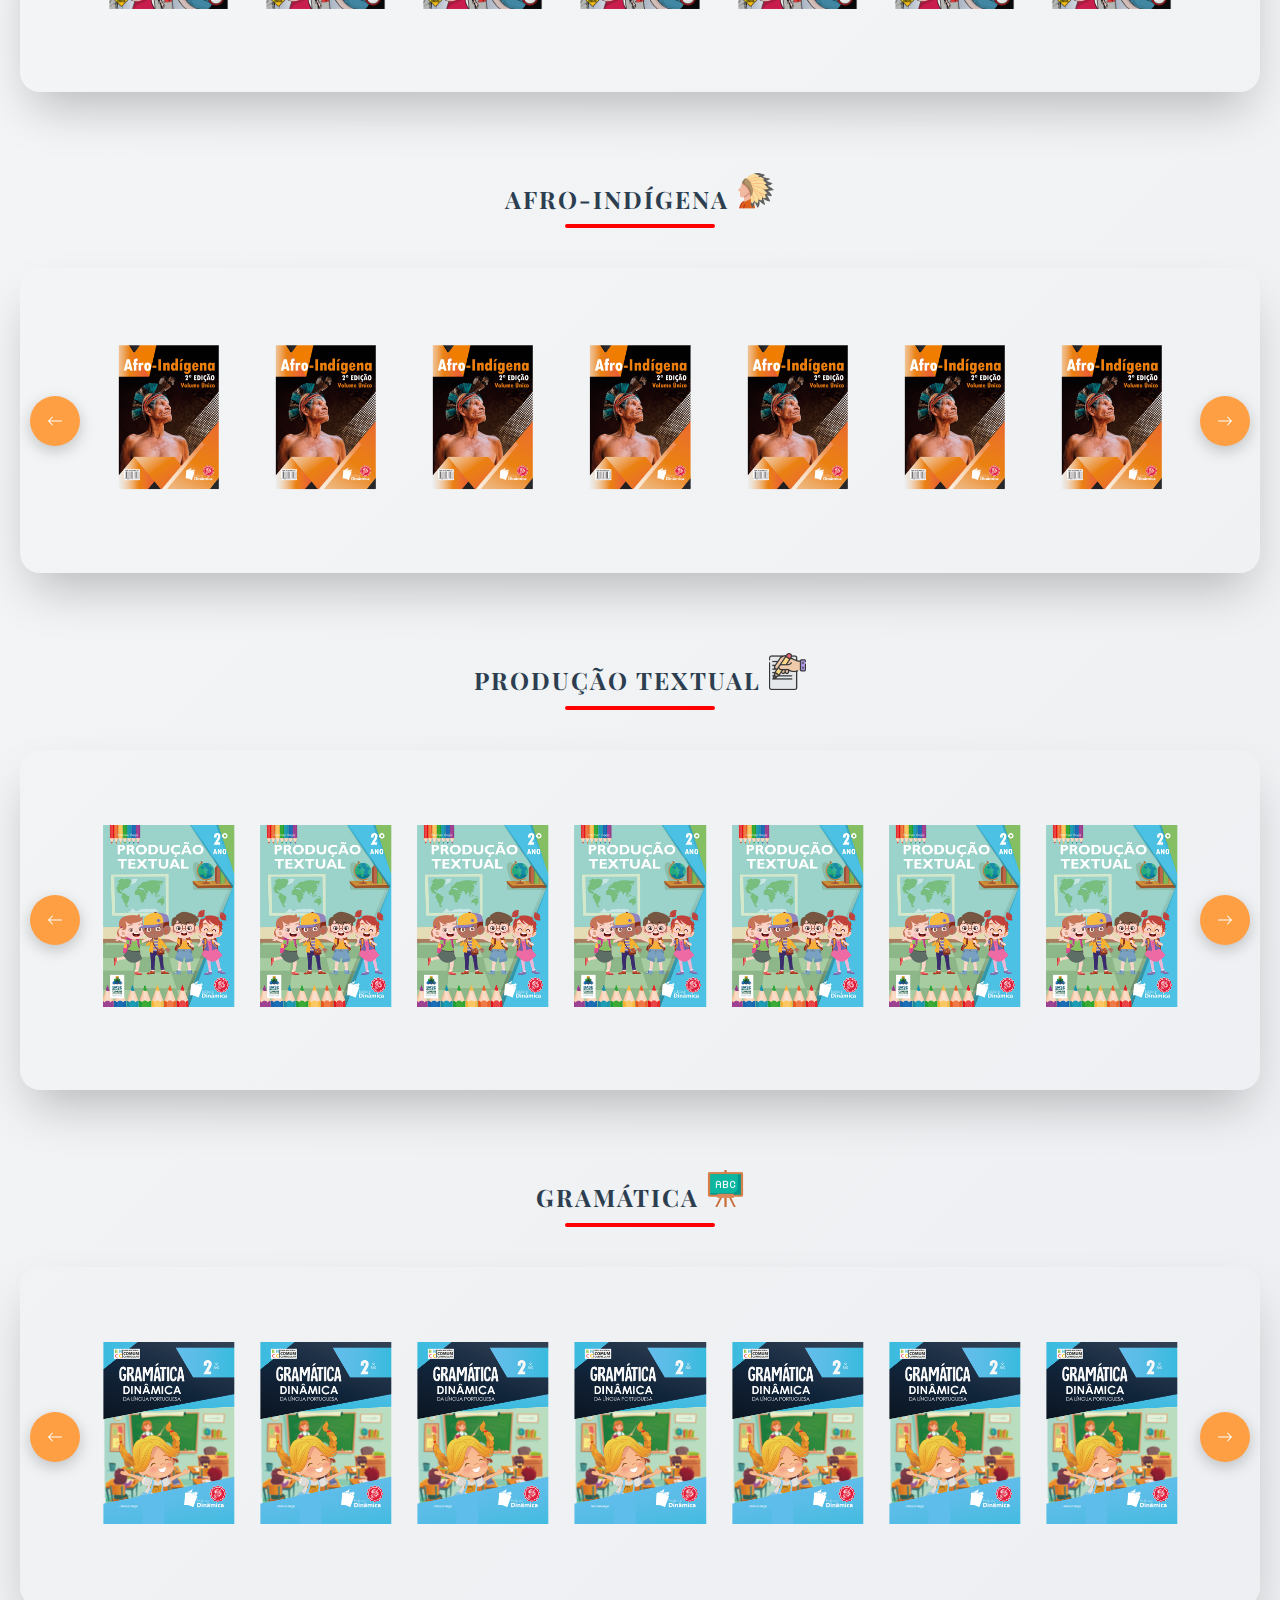
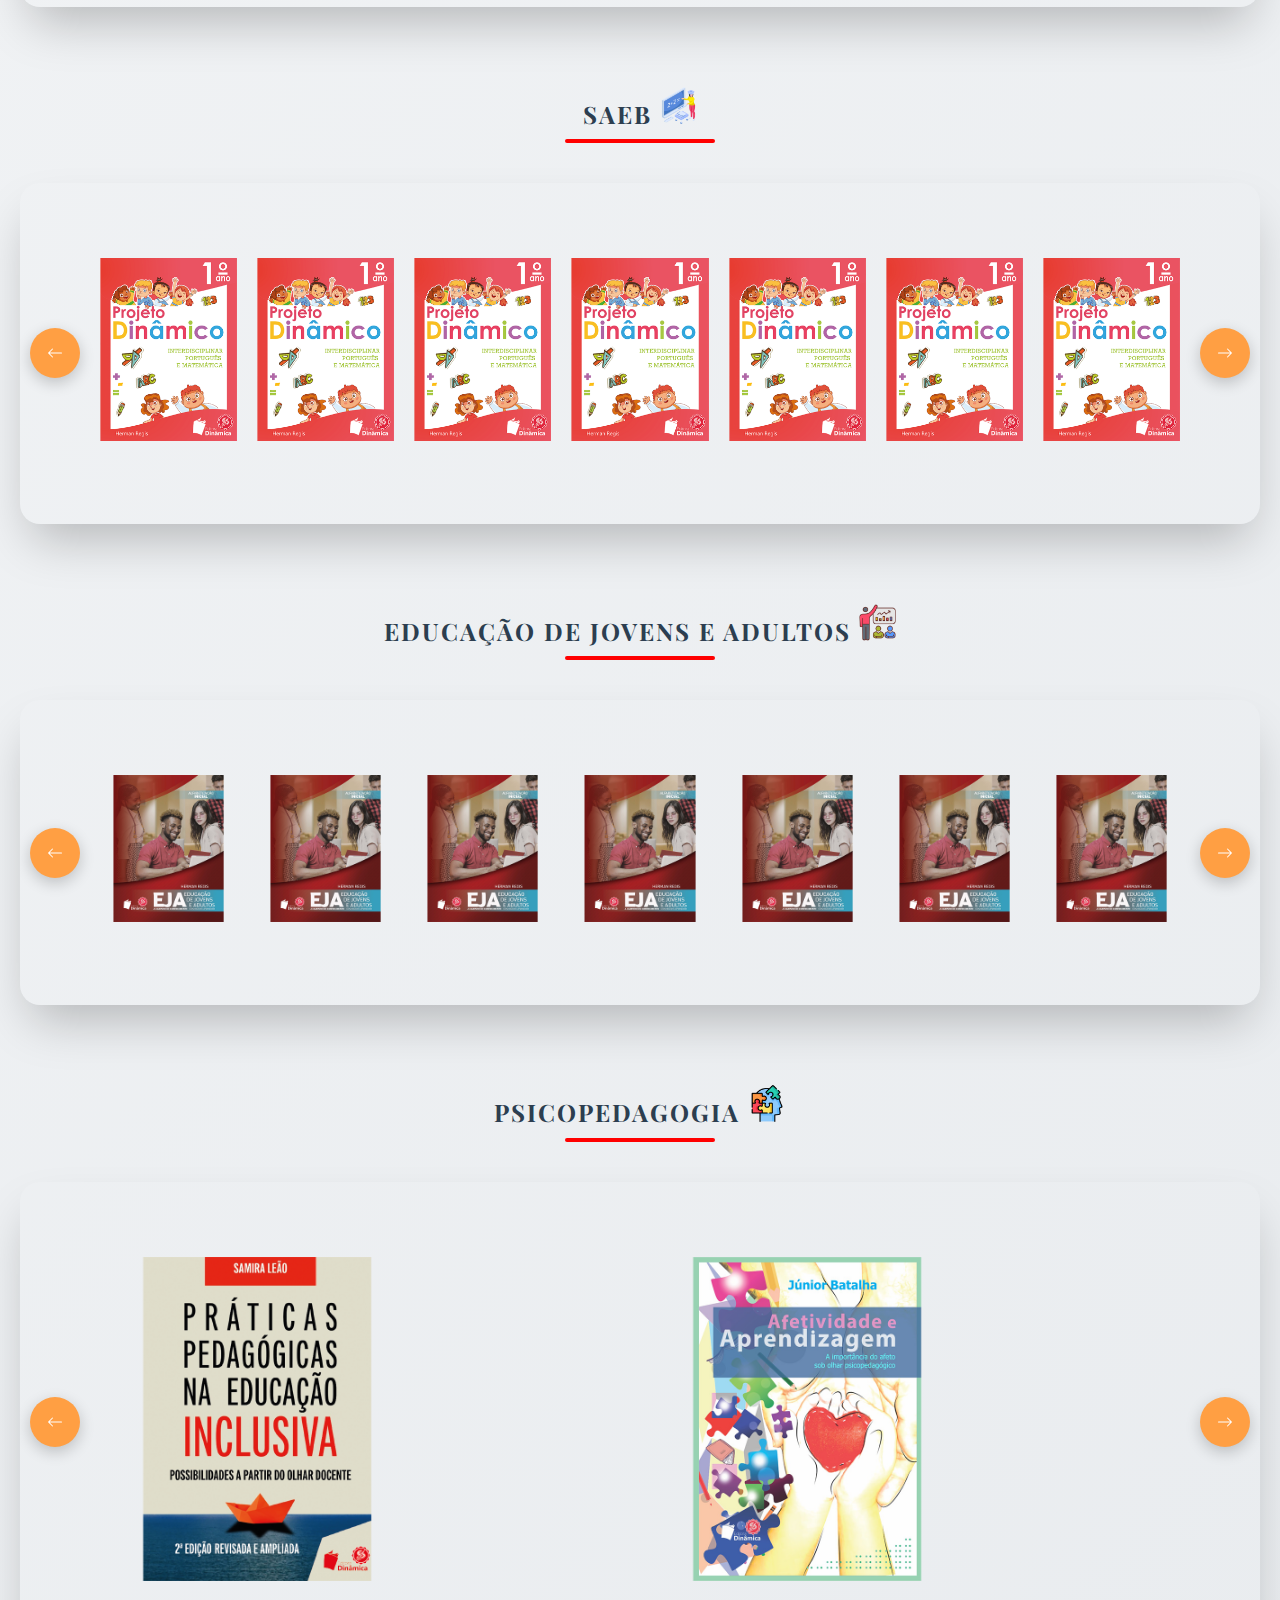
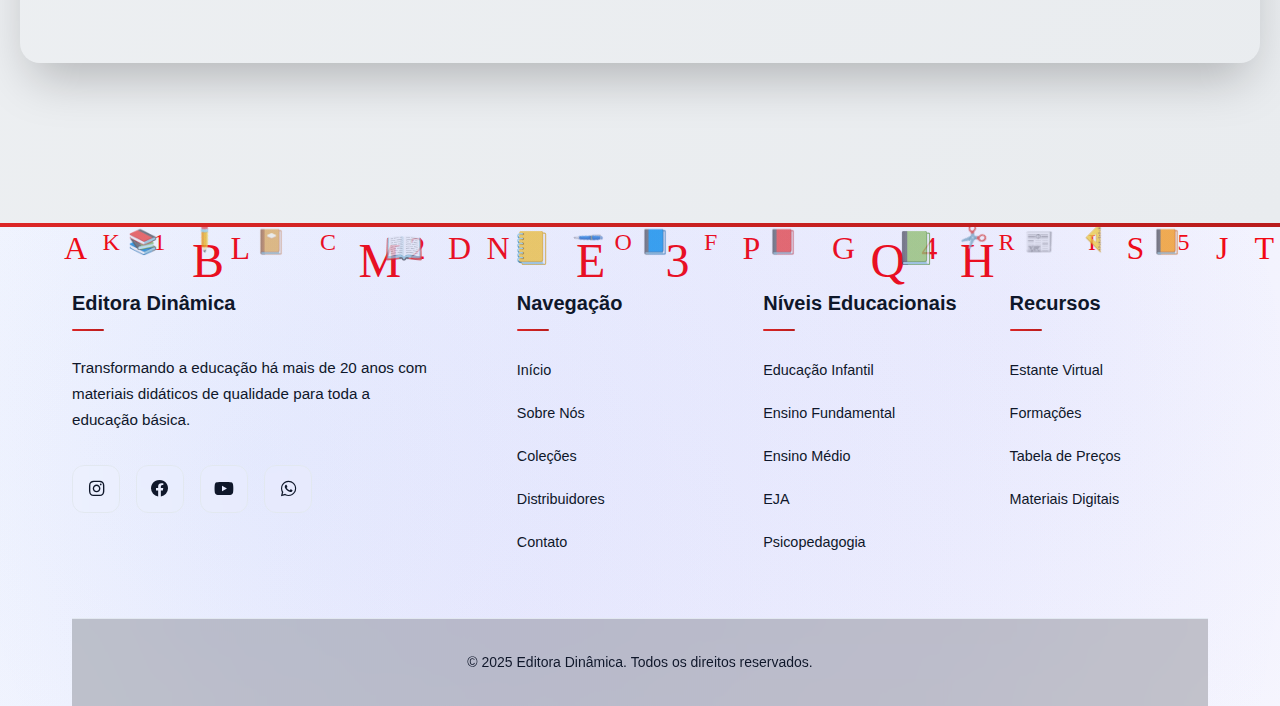
<file: estante.html>
<!DOCTYPE html>
<html lang="pt-BR">
    <head>
        <meta charset="UTF-8" />
        <meta name="viewport" content="width=device-width, initial-scale=1.0" />
        <title>Editora Dinâmica - O Nosso Combustível é a Educação</title>
        <link
            href="https://fonts.googleapis.com/css2?family=Inter:wght@300;400;500;600;700&family=Playfair+Display:wght@400;500;600;700&display=swap"
            rel="stylesheet"
        />
        <link href="https://cdnjs.cloudflare.com/ajax/libs/font-awesome/6.0.0/css/all.min.css" rel="stylesheet" />

        <link rel="stylesheet" href="./css/style.css" />
        <link rel="stylesheet" href="./css/estante.css" />
    </head>
    <body>
    
        <!-- Header -->
        <header class="header" id="header">
            <nav class="nav-container">
                <a href="#" class="logo">
                    <img src="img/branco.png" alt="Editora Dinâmica" class="logo-image logo-white" />
                    <img src="img/vermelho.png" alt="Editora Dinâmica" class="logo-image logo-red" />
                </a>

                <ul class="nav-menu" id="nav-menu">
                     <li><a href="index.html"><img class="icone_home" src="./img/botao_home.png" alt="" srcset=""></a></li>
                        <li><a href="estante.html">Estante Virtual</a></li>
                        <li><a href="colecoes.html">Coleções</a></li>
                        <li><a href="formacao.html">Formações</a></li>
                        <li><a href="distribuidores.html">Distribuidores</a></li>
                        <li><a href="contato.html">Contato</a></li>
                </ul>

                <button class="mobile-menu-btn" id="mobile-menu-btn">
                    <i class="fas fa-bars"></i>
                </button>
            </nav>
        </header>

        <!-- HOME -->
        <section class="hero" id="inicio">
            <div class="hero-content">
                <div class="hero-text">
                    <h1>Estante Virtual</h1>
                    <p>
                     Conheça o nosso material de maneira rápida e dinâmica
                    </p>
                    <div class="cta-buttons">
                        
                        <a href="#sobre" class="btn btn-secondary">
                            <!-- <i class="fas fa-info-circle"></i>
                            Sobre Nós -->
                            <i class="fa-solid fa-tv"></i>
                        </a> 
                    </div>
                </div>

                <div class="hero-visual">
                    <div class="magic-book-scene">
                        <!-- Livro realista na parte inferior -->
                        <div class="realistic-book">
                            <!-- Sombra do livro -->
                            <div class="book-shadow"></div>

                            <!-- Página esquerda -->
                            <div class="book-left-page">
                                <div class="page-texture"></div>
                                <div class="page-content">
                                    <div class="text-lines">
                                        <div class="text-line short"></div>
                                        <div class="text-line medium"></div>
                                        <div class="text-line long"></div>
                                        <div class="text-line medium"></div>
                                        <div class="text-line short"></div>
                                        <div class="text-line long"></div>
                                        <div class="text-line medium"></div>
                                        <div class="text-line short"></div>
                                    </div>
                                </div>
                                <div class="page-edge-shadow"></div>
                            </div>

                            <!-- Página direita -->
                            <div class="book-right-page">
                                <div class="page-texture"></div>
                                <div class="page-content">
                                    <div class="text-lines">
                                        <div class="text-line medium"></div>
                                        <div class="text-line long"></div>
                                        <div class="text-line short"></div>
                                        <div class="text-line medium"></div>
                                        <div class="text-line long"></div>
                                        <div class="text-line short"></div>
                                        <div class="text-line medium"></div>
                                        <div class="text-line long"></div>
                                    </div>
                                </div>
                                <div class="page-edge-shadow"></div>
                            </div>

                            <!-- Lombada/Miolo do livro -->
                            <!-- <div class="book-spine">
                                <div class="spine-texture"></div>
                                <div class="spine-shadow"></div>
                            </div> -->

                            <!-- Páginas empilhadas -->
                            <div class="book-pages-stack">
                                <div class="page-layer layer-1"></div>
                                <div class="page-layer layer-2"></div>
                                <div class="page-layer layer-3"></div>
                                <div class="page-layer layer-4"></div>
                            </div>
                        </div>

                        <!-- Feixe de luz subindo do livro -->
                        <div class="light-beam">
                            <div class="beam-core"></div>
                            <div class="beam-glow"></div>
                            <div class="beam-particles">
                                <div class="light-particle"></div>
                                <div class="light-particle"></div>
                                <div class="light-particle"></div>
                                <div class="light-particle"></div>
                                <div class="light-particle"></div>
                                <div class="light-particle"></div>
                                <div class="light-particle"></div>
                                <div class="light-particle"></div>
                                <div class="light-particle"></div>
                                <div class="light-particle"></div>
                            </div>
                        </div>

                        <!-- Letras e elementos flutuando na parte superior -->
                        <div class="floating-content">
                            <div class="floating-letters">
                                <span class="magic-letter" style="--delay: 0s; --x: -60px; --y: -80px">💻</span>
                                <span class="magic-letter" style="--delay: 0.3s; --x: 40px; --y: -120px">💻</span>
                                <span class="magic-letter" style="--delay: 0.6s; --x: -20px; --y: -160px">💻</span>
                            </div>

                             <div class="floating-numbers">
                                <span class="magic-number" style="--delay: 0.4s; --x: -100px; --y: -90px">🕮</span>
                                <span class="magic-number" style="--delay: 1s; --x: 100px; --y: -130px">🕮</span>
                                <span class="magic-number" style="--delay: 1.6s; --x: -50px; --y: -170px">🕮</span>
                            </div> 

                              <div class="floating-symbols">
                                <span class="magic-symbol" style="--delay: 0.7s; --x: -70px; --y: -110px">📚</span>
                                <span class="magic-symbol" style="--delay: 1.3s; --x: ; --y: -150px">📚</span>
                                <span class="magic-symbol" style="--delay: 1.9s; --x: -30px; --y: -190px">📚</span>
                            </div> 

                            <!-- <div class="floating-icons">
                                <span class="magic-icon" style="--delay: 0.5s; --x: -90px; --y: -120px">💙</span>
                                <span class="magic-icon" style="--delay: 1.1s; --x: 80px; --y: -140px">💙</span>
                                <span class="magic-icon" style="--delay: 1.7s; --x: -60px; --y: -180px">💙</span>
                            </div>  -->
                        </div>

                        <!-- Efeito de brilho ambiente -->
                        <div class="ambient-glow"></div>
                    </div>
                </div>
            </div>
        </section>

        
        <!-- Seção dos Catálogos -->
        <section class="catalog-section" id="catalogs">
            <!-- INFANTIL -->
            <div class="category-section infantil">
                <h2 class="category-title">
                    Infantil <img class="icones_infantil" src="./img/iconelivro7.png" alt="" />
                </h2>

                <div class="carousel-container">
                    <button class="nav-btn prev" onclick="moveCarousel('infantil', -1)">
                        <svg
                            xmlns="http://www.w3.org/2000/svg"
                            width="16"
                            height="16"
                            fill="currentColor"
                            class="bi bi-arrow-left"
                            viewBox="0 0 16 16"
                        >
                            <path
                                fill-rule="evenodd"
                                d="M15 8a.5.5 0 0 0-.5-.5H2.707l3.147-3.146a.5.5 0 1 0-.708-.708l-4 4a.5.5 0 0 0 0 .708l4 4a.5.5 0 0 0 .708-.708L2.707 8.5H14.5A.5.5 0 0 0 15 8"
                            />
                        </svg>
                    </button>
                    <div class="carousel" id="carousel-infantil">
                        <!-- <div class="book-card"></div> -->
                        <a class="img_carrocel" href="https://estantedinamica.epizy.com/CAPA/PRIM2R.png"
                            ><img src="./img/estante_infantil.png" alt="" srcset=""
                        /></a>
                        <a class="img_carrocel" href="https://estantedinamica.epizy.com/CAPA/PRIM2R.png"
                            ><img src="./img/estante_infantil.png" alt="" srcset=""
                        /></a>
                        <a class="img_carrocel" href="https://estantedinamica.epizy.com/CAPA/PRIM2R.png"
                            ><img src="./img/estante_infantil.png" alt="" srcset=""
                        /></a>
                        <a class="img_carrocel" href="https://estantedinamica.epizy.com/CAPA/PRIM2R.png"
                            ><img src="./img/estante_infantil.png" alt="" srcset=""
                        /></a>
                        <a class="img_carrocel" href="https://estantedinamica.epizy.com/CAPA/PRIM2R.png"
                            ><img src="./img/estante_infantil.png" alt="" srcset=""
                        /></a>
                        <a class="img_carrocel" href="https://estantedinamica.epizy.com/CAPA/PRIM2R.png"
                            ><img src="./img/estante_infantil.png" alt="" srcset=""
                        /></a>
                    </div>
                    <button class="nav-btn next" onclick="moveCarousel('infantil', 1)">
                        <svg
                            xmlns="http://www.w3.org/2000/svg"
                            width="16"
                            height="16"
                            fill="currentColor"
                            class="bi bi-arrow-right"
                            viewBox="0 0 16 16"
                        >
                            <path
                                fill-rule="evenodd"
                                d="M1 8a.5.5 0 0 1 .5-.5h11.793l-3.147-3.146a.5.5 0 0 1 .708-.708l4 4a.5.5 0 0 1 0 .708l-4 4a.5.5 0 0 1-.708-.708L13.293 8.5H1.5A.5.5 0 0 1 1 8"
                            />
                        </svg>
                    </button>
                </div>

                <div class="carousel-indicators" id="indicators-infantil"></div>
            </div>

            <!-- LITERATURA INFANTIL -->
            <div class="category-section literatura">
                <h2 class="category-title">
                    Literatura Infantil <img class="icones_infantil" src="./img/iconelivro1.png" alt="" />
                </h2>
                <div class="carousel-container">
                    <button class="nav-btn prev" onclick="moveCarousel('literatura', -1)">
                        <svg
                            xmlns="http://www.w3.org/2000/svg"
                            width="16"
                            height="16"
                            fill="currentColor"
                            class="bi bi-arrow-left"
                            viewBox="0 0 16 16"
                        >
                            <path
                                fill-rule="evenodd"
                                d="M15 8a.5.5 0 0 0-.5-.5H2.707l3.147-3.146a.5.5 0 1 0-.708-.708l-4 4a.5.5 0 0 0 0 .708l4 4a.5.5 0 0 0 .708-.708L2.707 8.5H14.5A.5.5 0 0 0 15 8"
                            />
                        </svg>
                    </button>

                    <div class="carousel" id="carousel-literatura">
                        <!-- <div class="book-card"></div> -->
                        <a class="img_carrocel" href="https://estantedinamica.epizy.com/CAPA/PRIM2R.png"
                            ><img src="./img/lite_infantil.png" alt="" srcset=""
                        /></a>
                        <a class="img_carrocel" href="https://estantedinamica.epizy.com/CAPA/PRIM2R.png"
                            ><img src="./img/lite_infantil.png" alt="" srcset=""
                        /></a>
                        <a class="img_carrocel" href="https://estantedinamica.epizy.com/CAPA/PRIM2R.png"
                            ><img src="./img/lite_infantil.png" alt="" srcset=""
                        /></a>
                        <a class="img_carrocel" href="https://estantedinamica.epizy.com/CAPA/PRIM2R.png"
                            ><img src="./img/lite_infantil.png" alt="" srcset=""
                        /></a>
                        <a class="img_carrocel" href="https://estantedinamica.epizy.com/CAPA/PRIM2R.png"
                            ><img src="./img/lite_infantil.png" alt="" srcset=""
                        /></a>
                        <a class="img_carrocel" href="https://estantedinamica.epizy.com/CAPA/PRIM2R.png"
                            ><img src="./img/lite_infantil.png" alt="" srcset=""
                        /></a>
                        <a class="img_carrocel" href="https://estantedinamica.epizy.com/CAPA/PRIM2R.png"
                            ><img src="./img/lite_infantil.png" alt="" srcset=""
                        /></a>
                    </div>

                    <button class="nav-btn next" onclick="moveCarousel('literatura', 1)">
                        <svg
                            xmlns="http://www.w3.org/2000/svg"
                            width="16"
                            height="16"
                            fill="currentColor"
                            class="bi bi-arrow-right"
                            viewBox="0 0 16 16"
                        >
                            <path
                                fill-rule="evenodd"
                                d="M1 8a.5.5 0 0 1 .5-.5h11.793l-3.147-3.146a.5.5 0 0 1 .708-.708l4 4a.5.5 0 0 1 0 .708l-4 4a.5.5 0 0 1-.708-.708L13.293 8.5H1.5A.5.5 0 0 1 1 8"
                            />
                        </svg>
                    </button>
                </div>
                <div class="carousel-indicators" id="indicators-literatura"></div>
            </div>

            <!-- CANTO E ACALANTO -->
            <div class="category-section canto">
                <h2 class="category-title">
                    Canto e Acalanto <img class="icones_infantil" src="./img/icone_acalanto.png" alt="" />
                </h2>
                <div class="carousel-container">
                    <button class="nav-btn prev" onclick="moveCarousel('canto', -1)">
                        <svg
                            xmlns="http://www.w3.org/2000/svg"
                            width="16"
                            height="16"
                            fill="currentColor"
                            class="bi bi-arrow-left"
                            viewBox="0 0 16 16"
                        >
                            <path
                                fill-rule="evenodd"
                                d="M15 8a.5.5 0 0 0-.5-.5H2.707l3.147-3.146a.5.5 0 1 0-.708-.708l-4 4a.5.5 0 0 0 0 .708l4 4a.5.5 0 0 0 .708-.708L2.707 8.5H14.5A.5.5 0 0 0 15 8"
                            />
                        </svg>
                    </button>
                    <div class="carousel" id="carousel-canto">
                        <a class="img_carrocel" href="https://estantedinamica.epizy.com/CAPA/PRIM2R.png"
                            ><img src="./img/canto.png" alt="" srcset=""
                        /></a>
                        <a class="img_carrocel" href="https://estantedinamica.epizy.com/CAPA/PRIM2R.png"
                            ><img src="./img/canto.png" alt="" srcset=""
                        /></a>
                        <a class="img_carrocel" href="https://estantedinamica.epizy.com/CAPA/PRIM2R.png"
                            ><img src="./img/canto.png" alt="" srcset=""
                        /></a>
                        <a class="img_carrocel" href="https://estantedinamica.epizy.com/CAPA/PRIM2R.png"
                            ><img src="./img/canto.png" alt="" srcset=""
                        /></a>
                        <a class="img_carrocel" href="https://estantedinamica.epizy.com/CAPA/PRIM2R.png"
                            ><img src="./img/canto.png" alt="" srcset=""
                        /></a>
                        <a class="img_carrocel" href="https://estantedinamica.epizy.com/CAPA/PRIM2R.png"
                            ><img src="./img/canto.png" alt="" srcset=""
                        /></a>
                        <a class="img_carrocel" href="https://estantedinamica.epizy.com/CAPA/PRIM2R.png"
                            ><img src="./img/canto.png" alt="" srcset=""
                        /></a>
                    </div>
                    <button class="nav-btn next" onclick="moveCarousel('canto', 1)">
                        <svg
                            xmlns="http://www.w3.org/2000/svg"
                            width="16"
                            height="16"
                            fill="currentColor"
                            class="bi bi-arrow-right"
                            viewBox="0 0 16 16"
                        >
                            <path
                                fill-rule="evenodd"
                                d="M1 8a.5.5 0 0 1 .5-.5h11.793l-3.147-3.146a.5.5 0 0 1 .708-.708l4 4a.5.5 0 0 1 0 .708l-4 4a.5.5 0 0 1-.708-.708L13.293 8.5H1.5A.5.5 0 0 1 1 8"
                            />
                        </svg>
                    </button>
                </div>
                <div class="carousel-indicators" id="indicators-canto"></div>
            </div>

            <!-- EDUCAÇÃO ECOLÓGICA -->
            <div class="category-section ecologica">
                <h2 class="category-title">
                    Educação Ecológica <img class="icones_infantil" src="./img/icone_ecologico.png" alt="" />
                </h2>
                <div class="carousel-container">
                    <button class="nav-btn prev" onclick="moveCarousel('ecologica', -1)">
                        <svg
                            xmlns="http://www.w3.org/2000/svg"
                            width="16"
                            height="16"
                            fill="currentColor"
                            class="bi bi-arrow-left"
                            viewBox="0 0 16 16"
                        >
                            <path
                                fill-rule="evenodd"
                                d="M15 8a.5.5 0 0 0-.5-.5H2.707l3.147-3.146a.5.5 0 1 0-.708-.708l-4 4a.5.5 0 0 0 0 .708l4 4a.5.5 0 0 0 .708-.708L2.707 8.5H14.5A.5.5 0 0 0 15 8"
                            />
                        </svg>
                    </button>
                    <div class="carousel" id="carousel-ecologica">
                        <a class="img_carrocel" href="https://estantedinamica.epizy.com/CAPA/PRIM2R.png"
                            ><img src="./img/ecologico.png" alt="" srcset=""
                        /></a>
                        <a class="img_carrocel" href="https://estantedinamica.epizy.com/CAPA/PRIM2R.png"
                            ><img src="./img/ecologico.png" alt="" srcset=""
                        /></a>
                        <a class="img_carrocel" href="https://estantedinamica.epizy.com/CAPA/PRIM2R.png"
                            ><img src="./img/ecologico.png" alt="" srcset=""
                        /></a>
                        <a class="img_carrocel" href="https://estantedinamica.epizy.com/CAPA/PRIM2R.png"
                            ><img src="./img/ecologico.png" alt="" srcset=""
                        /></a>
                        <a class="img_carrocel" href="https://estantedinamica.epizy.com/CAPA/PRIM2R.png"
                            ><img src="./img/ecologico.png" alt="" srcset=""
                        /></a>
                        <a class="img_carrocel" href="https://estantedinamica.epizy.com/CAPA/PRIM2R.png"
                            ><img src="./img/ecologico.png" alt="" srcset=""
                        /></a>
                        <a class="img_carrocel" href="https://estantedinamica.epizy.com/CAPA/PRIM2R.png"
                            ><img src="./img/ecologico.png" alt="" srcset=""
                        /></a>
                    </div>
                    <button class="nav-btn next" onclick="moveCarousel('ecologica', 1)">
                        <svg
                            xmlns="http://www.w3.org/2000/svg"
                            width="16"
                            height="16"
                            fill="currentColor"
                            class="bi bi-arrow-right"
                            viewBox="0 0 16 16"
                        >
                            <path
                                fill-rule="evenodd"
                                d="M1 8a.5.5 0 0 1 .5-.5h11.793l-3.147-3.146a.5.5 0 0 1 .708-.708l4 4a.5.5 0 0 1 0 .708l-4 4a.5.5 0 0 1-.708-.708L13.293 8.5H1.5A.5.5 0 0 1 1 8"
                            />
                        </svg>
                    </button>
                </div>
                <div class="carousel-indicators" id="indicators-ecologica"></div>
            </div>

            <!-- AMIGOS DO TRÂNSITO -->
            <div class="category-section transito">
                <h2 class="category-title">
                    Amigos do Trânsito <img class="icones_infantil" src="./img/icone_transito.png" alt="" />
                </h2>
                <div class="carousel-container">
                    <button class="nav-btn prev" onclick="moveCarousel('transito', -1)">
                        <svg
                            xmlns="http://www.w3.org/2000/svg"
                            width="16"
                            height="16"
                            fill="currentColor"
                            class="bi bi-arrow-left"
                            viewBox="0 0 16 16"
                        >
                            <path
                                fill-rule="evenodd"
                                d="M15 8a.5.5 0 0 0-.5-.5H2.707l3.147-3.146a.5.5 0 1 0-.708-.708l-4 4a.5.5 0 0 0 0 .708l4 4a.5.5 0 0 0 .708-.708L2.707 8.5H14.5A.5.5 0 0 0 15 8"
                            />
                        </svg>
                    </button>

                    <div class="carousel" id="carousel-transito">
                        <a class="img_carrocel" href="https://estantedinamica.epizy.com/CAPA/PRIM2R.png"
                            ><img src="./img/transito.png" alt="" srcset=""
                        /></a>
                        <a class="img_carrocel" href="https://estantedinamica.epizy.com/CAPA/PRIM2R.png"
                            ><img src="./img/transito.png" alt="" srcset=""
                        /></a>
                        <a class="img_carrocel" href="https://estantedinamica.epizy.com/CAPA/PRIM2R.png"
                            ><img src="./img/transito.png" alt="" srcset=""
                        /></a>
                        <a class="img_carrocel" href="https://estantedinamica.epizy.com/CAPA/PRIM2R.png"
                            ><img src="./img/transito.png" alt="" srcset=""
                        /></a>
                        <a class="img_carrocel" href="https://estantedinamica.epizy.com/CAPA/PRIM2R.png"
                            ><img src="./img/transito.png" alt="" srcset=""
                        /></a>
                        <a class="img_carrocel" href="https://estantedinamica.epizy.com/CAPA/PRIM2R.png"
                            ><img src="./img/transito.png" alt="" srcset=""
                        /></a>
                        <a class="img_carrocel" href="https://estantedinamica.epizy.com/CAPA/PRIM2R.png"
                            ><img src="./img/transito.png" alt="" srcset=""
                        /></a>
                    </div>

                    <button class="nav-btn next" onclick="moveCarousel('transito', 1)">
                        <svg
                            xmlns="http://www.w3.org/2000/svg"
                            width="16"
                            height="16"
                            fill="currentColor"
                            class="bi bi-arrow-right"
                            viewBox="0 0 16 16"
                        >
                            <path
                                fill-rule="evenodd"
                                d="M1 8a.5.5 0 0 1 .5-.5h11.793l-3.147-3.146a.5.5 0 0 1 .708-.708l4 4a.5.5 0 0 1 0 .708l-4 4a.5.5 0 0 1-.708-.708L13.293 8.5H1.5A.5.5 0 0 1 1 8"
                            />
                        </svg>
                    </button>
                </div>
                <div class="carousel-indicators" id="indicators-transito"></div>
            </div>

            <!-- AFRO-INDÍGENA -->
            <div class="category-section afro">
                <h2 class="category-title">
                    Afro-Indígena <img class="icones_infantil" src="./img/icone_indigena.png" alt="" />
                </h2>
                <div class="carousel-container">
                    <button class="nav-btn prev" onclick="moveCarousel('afro', -1)">
                        <svg
                            xmlns="http://www.w3.org/2000/svg"
                            width="16"
                            height="16"
                            fill="currentColor"
                            class="bi bi-arrow-left"
                            viewBox="0 0 16 16"
                        >
                            <path
                                fill-rule="evenodd"
                                d="M15 8a.5.5 0 0 0-.5-.5H2.707l3.147-3.146a.5.5 0 1 0-.708-.708l-4 4a.5.5 0 0 0 0 .708l4 4a.5.5 0 0 0 .708-.708L2.707 8.5H14.5A.5.5 0 0 0 15 8"
                            />
                        </svg>
                    </button>
                    <div class="carousel" id="carousel-afro">
                        <a class="img_carrocel" href="https://estantedinamica.epizy.com/CAPA/PRIM2R.png"
                            ><img src="./img/indigena.png" alt="" srcset=""
                        /></a>
                        <a class="img_carrocel" href="https://estantedinamica.epizy.com/CAPA/PRIM2R.png"
                            ><img src="./img/indigena.png" alt="" srcset=""
                        /></a>
                        <a class="img_carrocel" href="https://estantedinamica.epizy.com/CAPA/PRIM2R.png"
                            ><img src="./img/indigena.png" alt="" srcset=""
                        /></a>
                        <a class="img_carrocel" href="https://estantedinamica.epizy.com/CAPA/PRIM2R.png"
                            ><img src="./img/indigena.png" alt="" srcset=""
                        /></a>
                        <a class="img_carrocel" href="https://estantedinamica.epizy.com/CAPA/PRIM2R.png"
                            ><img src="./img/indigena.png" alt="" srcset=""
                        /></a>
                        <a class="img_carrocel" href="https://estantedinamica.epizy.com/CAPA/PRIM2R.png"
                            ><img src="./img/indigena.png" alt="" srcset=""
                        /></a>
                        <a class="img_carrocel" href="https://estantedinamica.epizy.com/CAPA/PRIM2R.png"
                            ><img src="./img/indigena.png" alt="" srcset=""
                        /></a>
                    </div>
                    <button class="nav-btn next" onclick="moveCarousel('afro', 1)">
                        <svg
                            xmlns="http://www.w3.org/2000/svg"
                            width="16"
                            height="16"
                            fill="currentColor"
                            class="bi bi-arrow-right"
                            viewBox="0 0 16 16"
                        >
                            <path
                                fill-rule="evenodd"
                                d="M1 8a.5.5 0 0 1 .5-.5h11.793l-3.147-3.146a.5.5 0 0 1 .708-.708l4 4a.5.5 0 0 1 0 .708l-4 4a.5.5 0 0 1-.708-.708L13.293 8.5H1.5A.5.5 0 0 1 1 8"
                            />
                        </svg>
                    </button>
                </div>
                <div class="carousel-indicators" id="indicators-afro"></div>
            </div>

            <!-- PRODUÇÃO TEXTUAL -->
            <div class="category-section prod">
                <h2 class="category-title">
                    Produção Textual <img class="icones_infantil" src="./img/icone_textual.png" alt="" />
                </h2>
                <div class="carousel-container">
                    <button class="nav-btn prev" onclick="moveCarousel('prod', -1)">
                        <svg
                            xmlns="http://www.w3.org/2000/svg"
                            width="16"
                            height="16"
                            fill="currentColor"
                            class="bi bi-arrow-left"
                            viewBox="0 0 16 16"
                        >
                            <path
                                fill-rule="evenodd"
                                d="M15 8a.5.5 0 0 0-.5-.5H2.707l3.147-3.146a.5.5 0 1 0-.708-.708l-4 4a.5.5 0 0 0 0 .708l4 4a.5.5 0 0 0 .708-.708L2.707 8.5H14.5A.5.5 0 0 0 15 8"
                            />
                        </svg>
                    </button>
                    <div class="carousel" id="carousel-prod">
                        <a class="img_carrocel" href="https://estantedinamica.epizy.com/CAPA/PRIM2R.png"
                            ><img src="./img/textual.png" alt="" srcset=""
                        /></a>
                        <a class="img_carrocel" href="https://estantedinamica.epizy.com/CAPA/PRIM2R.png"
                            ><img src="./img/textual.png" alt="" srcset=""
                        /></a>
                        <a class="img_carrocel" href="https://estantedinamica.epizy.com/CAPA/PRIM2R.png"
                            ><img src="./img/textual.png" alt="" srcset=""
                        /></a>
                        <a class="img_carrocel" href="https://estantedinamica.epizy.com/CAPA/PRIM2R.png"
                            ><img src="./img/textual.png" alt="" srcset=""
                        /></a>
                        <a class="img_carrocel" href="https://estantedinamica.epizy.com/CAPA/PRIM2R.png"
                            ><img src="./img/textual.png" alt="" srcset=""
                        /></a>
                        <a class="img_carrocel" href="https://estantedinamica.epizy.com/CAPA/PRIM2R.png"
                            ><img src="./img/textual.png" alt="" srcset=""
                        /></a>
                        <a class="img_carrocel" href="https://estantedinamica.epizy.com/CAPA/PRIM2R.png"
                            ><img src="./img/textual.png" alt="" srcset=""
                        /></a>
                    </div>
                    <button class="nav-btn next" onclick="moveCarousel('prod', 1)">
                        <svg
                            xmlns="http://www.w3.org/2000/svg"
                            width="16"
                            height="16"
                            fill="currentColor"
                            class="bi bi-arrow-right"
                            viewBox="0 0 16 16"
                        >
                            <path
                                fill-rule="evenodd"
                                d="M1 8a.5.5 0 0 1 .5-.5h11.793l-3.147-3.146a.5.5 0 0 1 .708-.708l4 4a.5.5 0 0 1 0 .708l-4 4a.5.5 0 0 1-.708-.708L13.293 8.5H1.5A.5.5 0 0 1 1 8"
                            />
                        </svg>
                    </button>
                </div>
                <div class="carousel-indicators" id="indicators-prod"></div>
            </div>

            <!-- GRAMÁTICA -->
            <div class="category-section gram">
                <h2 class="category-title">
                    Gramática <img class="icones_infantil" src="./img/icone_gramatica.png" alt="" />
                </h2>
                <div class="carousel-container">
                    <button class="nav-btn prev" onclick="moveCarousel('gram', -1)">
                        <svg
                            xmlns="http://www.w3.org/2000/svg"
                            width="16"
                            height="16"
                            fill="currentColor"
                            class="bi bi-arrow-left"
                            viewBox="0 0 16 16"
                        >
                            <path
                                fill-rule="evenodd"
                                d="M15 8a.5.5 0 0 0-.5-.5H2.707l3.147-3.146a.5.5 0 1 0-.708-.708l-4 4a.5.5 0 0 0 0 .708l4 4a.5.5 0 0 0 .708-.708L2.707 8.5H14.5A.5.5 0 0 0 15 8"
                            />
                        </svg>
                    </button>
                    <div class="carousel" id="carousel-gram">
                        <a class="img_carrocel" href="https://estantedinamica.epizy.com/CAPA/PRIM2R.png"
                            ><img src="./img/gramatica.png" alt="" srcset=""
                        /></a>
                        <a class="img_carrocel" href="https://estantedinamica.epizy.com/CAPA/PRIM2R.png"
                            ><img src="./img/gramatica.png" alt="" srcset=""
                        /></a>
                        <a class="img_carrocel" href="https://estantedinamica.epizy.com/CAPA/PRIM2R.png"
                            ><img src="./img/gramatica.png" alt="" srcset=""
                        /></a>
                        <a class="img_carrocel" href="https://estantedinamica.epizy.com/CAPA/PRIM2R.png"
                            ><img src="./img/gramatica.png" alt="" srcset=""
                        /></a>
                        <a class="img_carrocel" href="https://estantedinamica.epizy.com/CAPA/PRIM2R.png"
                            ><img src="./img/gramatica.png" alt="" srcset=""
                        /></a>
                        <a class="img_carrocel" href="https://estantedinamica.epizy.com/CAPA/PRIM2R.png"
                            ><img src="./img/gramatica.png" alt="" srcset=""
                        /></a>
                        <a class="img_carrocel" href="https://estantedinamica.epizy.com/CAPA/PRIM2R.png"
                            ><img src="./img/gramatica.png" alt="" srcset=""
                        /></a>
                    </div>
                    <button class="nav-btn next" onclick="moveCarousel('gram', 1)">
                        <svg
                            xmlns="http://www.w3.org/2000/svg"
                            width="16"
                            height="16"
                            fill="currentColor"
                            class="bi bi-arrow-right"
                            viewBox="0 0 16 16"
                        >
                            <path
                                fill-rule="evenodd"
                                d="M1 8a.5.5 0 0 1 .5-.5h11.793l-3.147-3.146a.5.5 0 0 1 .708-.708l4 4a.5.5 0 0 1 0 .708l-4 4a.5.5 0 0 1-.708-.708L13.293 8.5H1.5A.5.5 0 0 1 1 8"
                            />
                        </svg>
                    </button>
                </div>
                <div class="carousel-indicators" id="indicators-gram"></div>
            </div>

            <!-- SAEB -->
            <div class="category-section saeb">
                <h2 class="category-title">SAEB <img class="icones_infantil" src="./img/icone_saeb.png" alt="" /></h2>
                <div class="carousel-container">
                    <button class="nav-btn prev" onclick="moveCarousel('saeb', -1)">
                        <svg
                            xmlns="http://www.w3.org/2000/svg"
                            width="16"
                            height="16"
                            fill="currentColor"
                            class="bi bi-arrow-left"
                            viewBox="0 0 16 16"
                        >
                            <path
                                fill-rule="evenodd"
                                d="M15 8a.5.5 0 0 0-.5-.5H2.707l3.147-3.146a.5.5 0 1 0-.708-.708l-4 4a.5.5 0 0 0 0 .708l4 4a.5.5 0 0 0 .708-.708L2.707 8.5H14.5A.5.5 0 0 0 15 8"
                            />
                        </svg>
                    </button>
                    <div class="carousel" id="carousel-saeb">
                        <a class="img_carrocel" href="https://estantedinamica.epizy.com/CAPA/PRIM2R.png"
                            ><img src="./img/saeb.png" alt="" srcset=""
                        /></a>
                        <a class="img_carrocel" href="https://estantedinamica.epizy.com/CAPA/PRIM2R.png"
                            ><img src="./img/saeb.png" alt="" srcset=""
                        /></a>
                        <a class="img_carrocel" href="https://estantedinamica.epizy.com/CAPA/PRIM2R.png"
                            ><img src="./img/saeb.png" alt="" srcset=""
                        /></a>
                        <a class="img_carrocel" href="https://estantedinamica.epizy.com/CAPA/PRIM2R.png"
                            ><img src="./img/saeb.png" alt="" srcset=""
                        /></a>
                        <a class="img_carrocel" href="https://estantedinamica.epizy.com/CAPA/PRIM2R.png"
                            ><img src="./img/saeb.png" alt="" srcset=""
                        /></a>
                        <a class="img_carrocel" href="https://estantedinamica.epizy.com/CAPA/PRIM2R.png"
                            ><img src="./img/saeb.png" alt="" srcset=""
                        /></a>
                        <a class="img_carrocel" href="https://estantedinamica.epizy.com/CAPA/PRIM2R.png"
                            ><img src="./img/saeb.png" alt="" srcset=""
                        /></a>
                    </div>
                    <button class="nav-btn next" onclick="moveCarousel('saeb', 1)">
                        <svg
                            xmlns="http://www.w3.org/2000/svg"
                            width="16"
                            height="16"
                            fill="currentColor"
                            class="bi bi-arrow-right"
                            viewBox="0 0 16 16"
                        >
                            <path
                                fill-rule="evenodd"
                                d="M1 8a.5.5 0 0 1 .5-.5h11.793l-3.147-3.146a.5.5 0 0 1 .708-.708l4 4a.5.5 0 0 1 0 .708l-4 4a.5.5 0 0 1-.708-.708L13.293 8.5H1.5A.5.5 0 0 1 1 8"
                            />
                        </svg>
                    </button>
                </div>
                <div class="carousel-indicators" id="indicators-saeb"></div>
            </div>

            <!-- EDUCAÇÃO DE JOVENS E ADULTOS -->
            <div class="category-section jea">
                <h2 class="category-title">
                    EDUCAÇÃO DE JOVENS E ADULTOS <img class="icones_infantil" src="./img/icone_jea.png" alt="" />
                </h2>
                <div class="carousel-container">
                    <button class="nav-btn prev" onclick="moveCarousel('jea', -1)">
                        <svg
                            xmlns="http://www.w3.org/2000/svg"
                            width="16"
                            height="16"
                            fill="currentColor"
                            class="bi bi-arrow-left"
                            viewBox="0 0 16 16"
                        >
                            <path
                                fill-rule="evenodd"
                                d="M15 8a.5.5 0 0 0-.5-.5H2.707l3.147-3.146a.5.5 0 1 0-.708-.708l-4 4a.5.5 0 0 0 0 .708l4 4a.5.5 0 0 0 .708-.708L2.707 8.5H14.5A.5.5 0 0 0 15 8"
                            />
                        </svg>
                    </button>
                    <div class="carousel" id="carousel-jea">
                        <a class="img_carrocel" href="https://estantedinamica.epizy.com/CAPA/PRIM2R.png"
                            ><img src="./img/jea.png" alt="" srcset=""
                        /></a>
                        <a class="img_carrocel" href="https://estantedinamica.epizy.com/CAPA/PRIM2R.png"
                            ><img src="./img/jea.png" alt="" srcset=""
                        /></a>
                        <a class="img_carrocel" href="https://estantedinamica.epizy.com/CAPA/PRIM2R.png"
                            ><img src="./img/jea.png" alt="" srcset=""
                        /></a>
                        <a class="img_carrocel" href="https://estantedinamica.epizy.com/CAPA/PRIM2R.png"
                            ><img src="./img/jea.png" alt="" srcset=""
                        /></a>
                        <a class="img_carrocel" href="https://estantedinamica.epizy.com/CAPA/PRIM2R.png"
                            ><img src="./img/jea.png" alt="" srcset=""
                        /></a>
                        <a class="img_carrocel" href="https://estantedinamica.epizy.com/CAPA/PRIM2R.png"
                            ><img src="./img/jea.png" alt="" srcset=""
                        /></a>
                        <a class="img_carrocel" href="https://estantedinamica.epizy.com/CAPA/PRIM2R.png"
                            ><img src="./img/jea.png" alt="" srcset=""
                        /></a>
                    </div>
                    <button class="nav-btn next" onclick="moveCarousel('jea', 1)">
                        <svg
                            xmlns="http://www.w3.org/2000/svg"
                            width="16"
                            height="16"
                            fill="currentColor"
                            class="bi bi-arrow-right"
                            viewBox="0 0 16 16"
                        >
                            <path
                                fill-rule="evenodd"
                                d="M1 8a.5.5 0 0 1 .5-.5h11.793l-3.147-3.146a.5.5 0 0 1 .708-.708l4 4a.5.5 0 0 1 0 .708l-4 4a.5.5 0 0 1-.708-.708L13.293 8.5H1.5A.5.5 0 0 1 1 8"
                            />
                        </svg>
                    </button>
                </div>
                <div class="carousel-indicators" id="indicators-jea"></div>
            </div>

            <!-- PSICOPEDAGOGIA -->
            <div class="category-section Psi">
                <h2 class="category-title">
                    PSICOPEDAGOGIA <img class="icones_infantil" src="./img/icone_Psi.png" alt="" />
                </h2>
                <div class="carousel-container">
                    <button class="nav-btn prev" onclick="moveCarousel('Psi', -1)">
                        <svg
                            xmlns="http://www.w3.org/2000/svg"
                            width="16"
                            height="16"
                            fill="currentColor"
                            class="bi bi-arrow-left"
                            viewBox="0 0 16 16"
                        >
                            <path
                                fill-rule="evenodd"
                                d="M15 8a.5.5 0 0 0-.5-.5H2.707l3.147-3.146a.5.5 0 1 0-.708-.708l-4 4a.5.5 0 0 0 0 .708l4 4a.5.5 0 0 0 .708-.708L2.707 8.5H14.5A.5.5 0 0 0 15 8"
                            />
                        </svg>
                    </button>
                    <div class="carousel" id="carousel-Psi">
                        <a class="img_carrocelsol" href="https://estantedinamica.epizy.com/CAPA/PRIM2R.png"
                            ><img src="./img/Psi.png" alt="" srcset=""
                        /></a>
                        <a class="img_carrocelsol" href="https://estantedinamica.epizy.com/CAPA/PRIM2R.png"
                            ><img src="./img/Psi2.png" alt="" srcset=""
                        /></a>
                    </div>
                    <button class="nav-btn next" onclick="moveCarousel('Psi', 1)">
                        <svg
                            xmlns="http://www.w3.org/2000/svg"
                            width="16"
                            height="16"
                            fill="currentColor"
                            class="bi bi-arrow-right"
                            viewBox="0 0 16 16"
                        >
                            <path
                                fill-rule="evenodd"
                                d="M1 8a.5.5 0 0 1 .5-.5h11.793l-3.147-3.146a.5.5 0 0 1 .708-.708l4 4a.5.5 0 0 1 0 .708l-4 4a.5.5 0 0 1-.708-.708L13.293 8.5H1.5A.5.5 0 0 1 1 8"
                            />
                        </svg>
                    </button>
                </div>

                <!-- <div class="carousel-indicators" id="indicators-Psi"></div> -->
                 
            </div>
        </section>

    
        <!-- FOOTER -->
        <footer class="footer">
            <!-- Background educacional -->
            <div class="educational-background">
                <!-- Letras flutuantes -->
                <div class="floating-letter" style="left: 5%; animation-delay: 0s">A</div>
                <div class="floating-letter large" style="left: 15%; animation-delay: 3s">B</div>
                <div class="floating-letter small" style="left: 25%; animation-delay: 1s">C</div>
                <div class="floating-letter" style="left: 35%; animation-delay: 5s">D</div>
                <div class="floating-letter large" style="left: 45%; animation-delay: 2s">E</div>
                <div class="floating-letter small" style="left: 55%; animation-delay: 7s">F</div>
                <div class="floating-letter" style="left: 65%; animation-delay: 4s">G</div>
                <div class="floating-letter large" style="left: 75%; animation-delay: 6s">H</div>
                <div class="floating-letter small" style="left: 85%; animation-delay: 1.5s">I</div>
                <div class="floating-letter" style="left: 95%; animation-delay: 8s">J</div>

                <div class="floating-letter small" style="left: 8%; animation-delay: 10s">K</div>
                <div class="floating-letter" style="left: 18%; animation-delay: 12s">L</div>
                <div class="floating-letter large" style="left: 28%; animation-delay: 9s">M</div>
                <div class="floating-letter" style="left: 38%; animation-delay: 14s">N</div>
                <div class="floating-letter small" style="left: 48%; animation-delay: 11s">O</div>
                <div class="floating-letter" style="left: 58%; animation-delay: 16s">P</div>
                <div class="floating-letter large" style="left: 68%; animation-delay: 13s">Q</div>
                <div class="floating-letter small" style="left: 78%; animation-delay: 15s">R</div>
                <div class="floating-letter" style="left: 88%; animation-delay: 17s">S</div>
                <div class="floating-letter" style="left: 98%; animation-delay: 19s">T</div>

                <!-- Números -->
                <div class="floating-letter small" style="left: 12%; animation-delay: 21s">1</div>
                <div class="floating-letter" style="left: 32%; animation-delay: 23s">2</div>
                <div class="floating-letter large" style="left: 52%; animation-delay: 20s">3</div>
                <div class="floating-letter" style="left: 72%; animation-delay: 25s">4</div>
                <div class="floating-letter small" style="left: 92%; animation-delay: 22s">5</div>

                <!-- Livros didáticos -->
                <div class="floating-book" style="left: 10%; animation-delay: 2s">📚</div>
                <div class="floating-book large" style="left: 30%; animation-delay: 8s">📖</div>
                <div class="floating-book" style="left: 50%; animation-delay: 5s">📘</div>
                <div class="floating-book large" style="left: 70%; animation-delay: 12s">📗</div>
                <div class="floating-book" style="left: 90%; animation-delay: 15s">📙</div>

                <div class="floating-book" style="left: 20%; animation-delay: 18s">📔</div>
                <div class="floating-book large" style="left: 40%; animation-delay: 10s">📒</div>
                <div class="floating-book" style="left: 60%; animation-delay: 25s">📕</div>
                <div class="floating-book" style="left: 80%; animation-delay: 7s">📰</div>

                <!-- Elementos educacionais -->
                <div class="floating-pencil" style="left: 15%; animation-delay: 4s">✏️</div>
                <div class="floating-pencil" style="left: 45%; animation-delay: 14s">🖊️</div>
                <div class="floating-pencil" style="left: 75%; animation-delay: 9s">✂️</div>
                <div class="floating-pencil" style="left: 85%; animation-delay: 20s">📐</div>
            </div>
            <div class="container">
                <div class="footer-content">
                    <div class="footer-section">
                        <h4>Editora Dinâmica</h4>
                        <p>
                            Transformando a educação há mais de 20 anos com materiais didáticos de qualidade para toda a
                            educação básica.
                        </p>
                        <div class="social-links">
                            <a
                                href="https://www.instagram.com/editoradinamica/"
                                class="social-link"
                                aria-label="Instagram"
                                target="_blank"
                            >
                                <i class="fab fa-instagram"></i>
                            </a>
                            <a
                                href="https://www.facebook.com/editora.dinamica"
                                class="social-link"
                                aria-label="Facebook"
                                target="_blank"
                            >
                                <i class="fab fa-facebook"></i>
                            </a>
                            <a
                                href="https://www.youtube.com/@TVDINAMICADINAMICA/videos"
                                class="social-link"
                                aria-label="YouTube"
                                target="_blank"
                            >
                                <i class="fab fa-youtube"></i>
                            </a>
                            <a
                                href="https://api.whatsapp.com/send?phone=5585996186824"
                                class="social-link"
                                aria-label="WhatsApp"
                                target="_blank"
                            >
                                <i class="fab fa-whatsapp"></i>
                            </a>
                        </div>
                    </div>

                    <div class="footer-section">
                        <h4>Navegação</h4>
                        <ul>
                            <li><a href="#inicio">Início</a></li>
                            <li><a href="#sobre">Sobre Nós</a></li>
                            <li><a href="#colecoes">Coleções</a></li>
                            <li><a href="#distribuidores">Distribuidores</a></li>
                            <li><a href="#contato">Contato</a></li>
                        </ul>
                    </div>

                    <div class="footer-section">
                        <h4>Níveis Educacionais</h4>
                        <ul>
                            <li><a href="#">Educação Infantil</a></li>
                            <li><a href="#">Ensino Fundamental</a></li>
                            <li><a href="#">Ensino Médio</a></li>
                            <li><a href="#">EJA</a></li>
                            <li><a href="#">Psicopedagogia</a></li>
                        </ul>
                    </div>

                    <div class="footer-section">
                        <h4>Recursos</h4>
                        <ul>
                            <li><a href="http://estantedinamica.epizy.com/">Estante Virtual</a></li>
                            <li><a href="#">Formações</a></li>
                            <li><a href="#">Tabela de Preços</a></li>
                            <li><a href="#">Materiais Digitais</a></li>
                        </ul>
                    </div>
                </div>

                <div class="footer-bottom">
                    <p>&copy; 2025 Editora Dinâmica. Todos os direitos reservados.</p>
                </div>
            </div>
        </footer>

        <script src="./js/script.js"></script> 
        <Script src="./js/estante.js"></Script>
         <script src="https://cdn.jsdelivr.net/npm/bootstrap@5.3.7/dist/js/bootstrap.min.js"></script>
    </body>
</html>
</file>
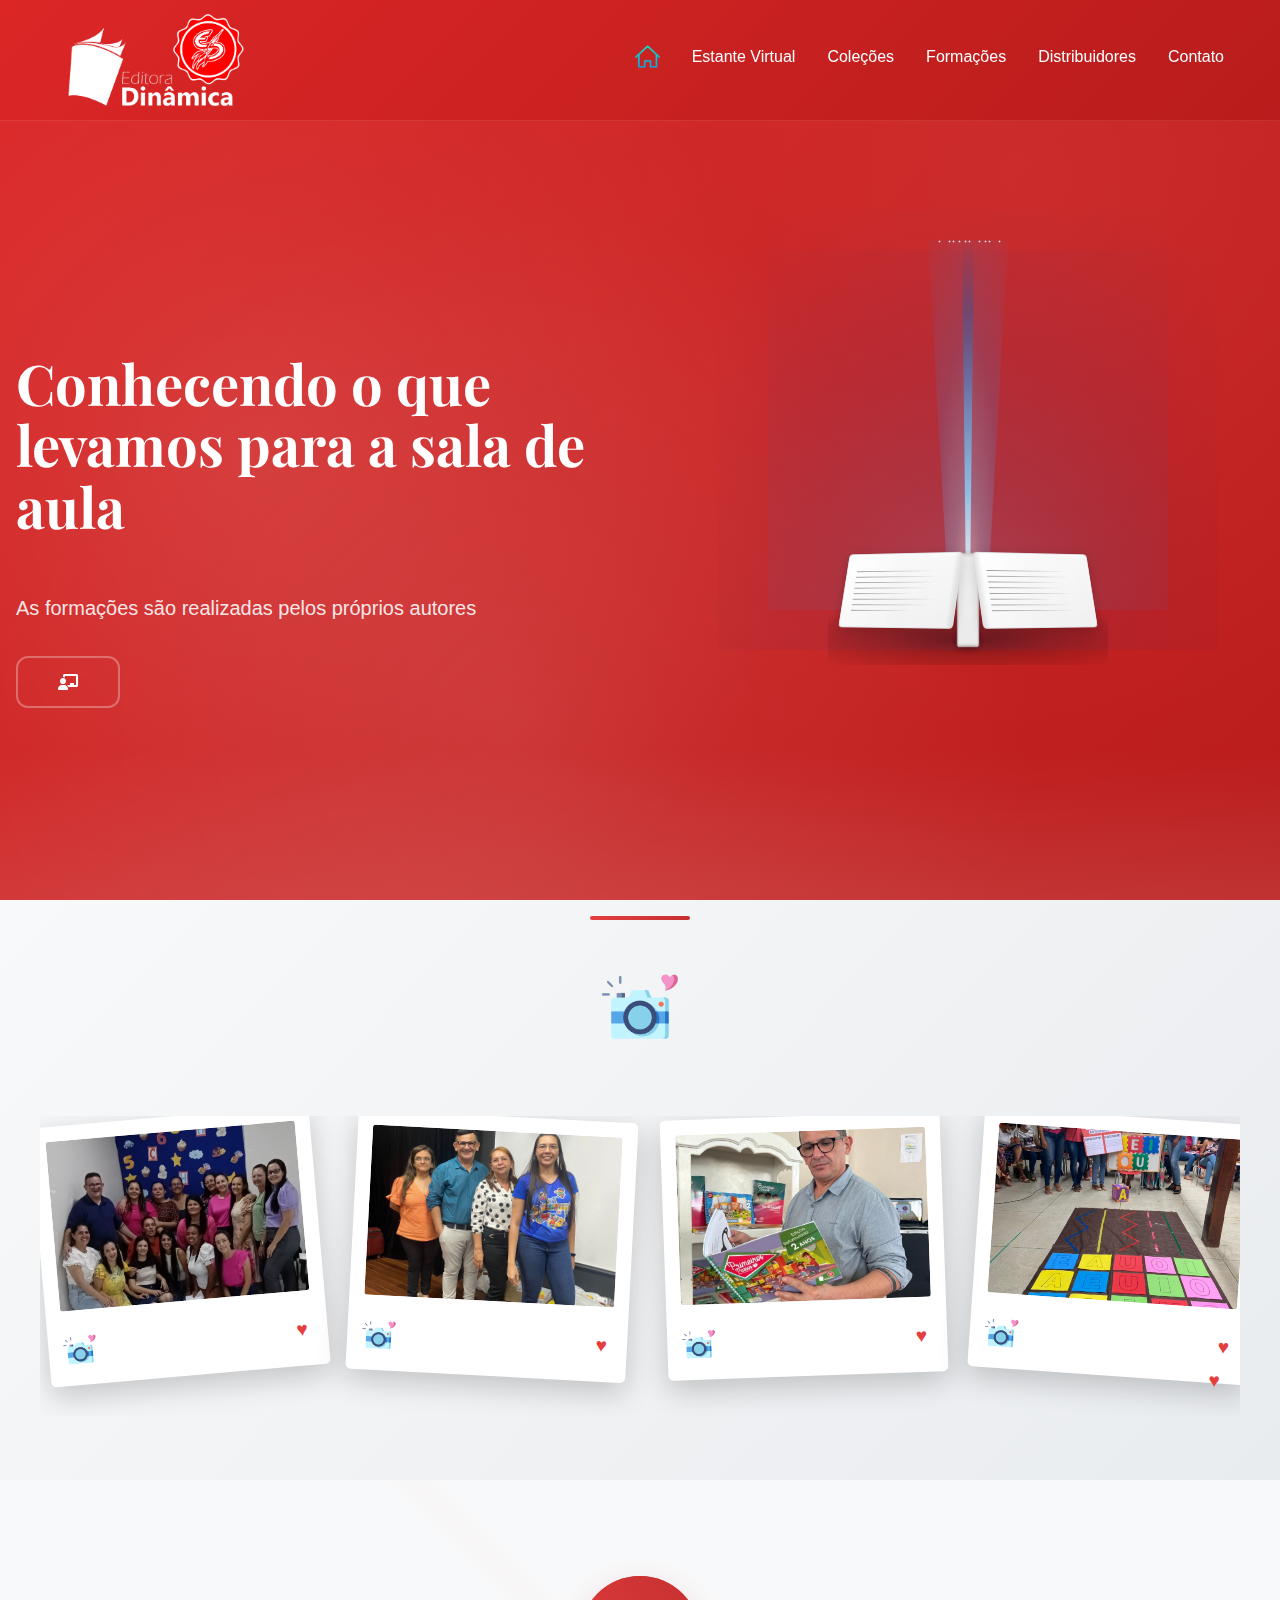
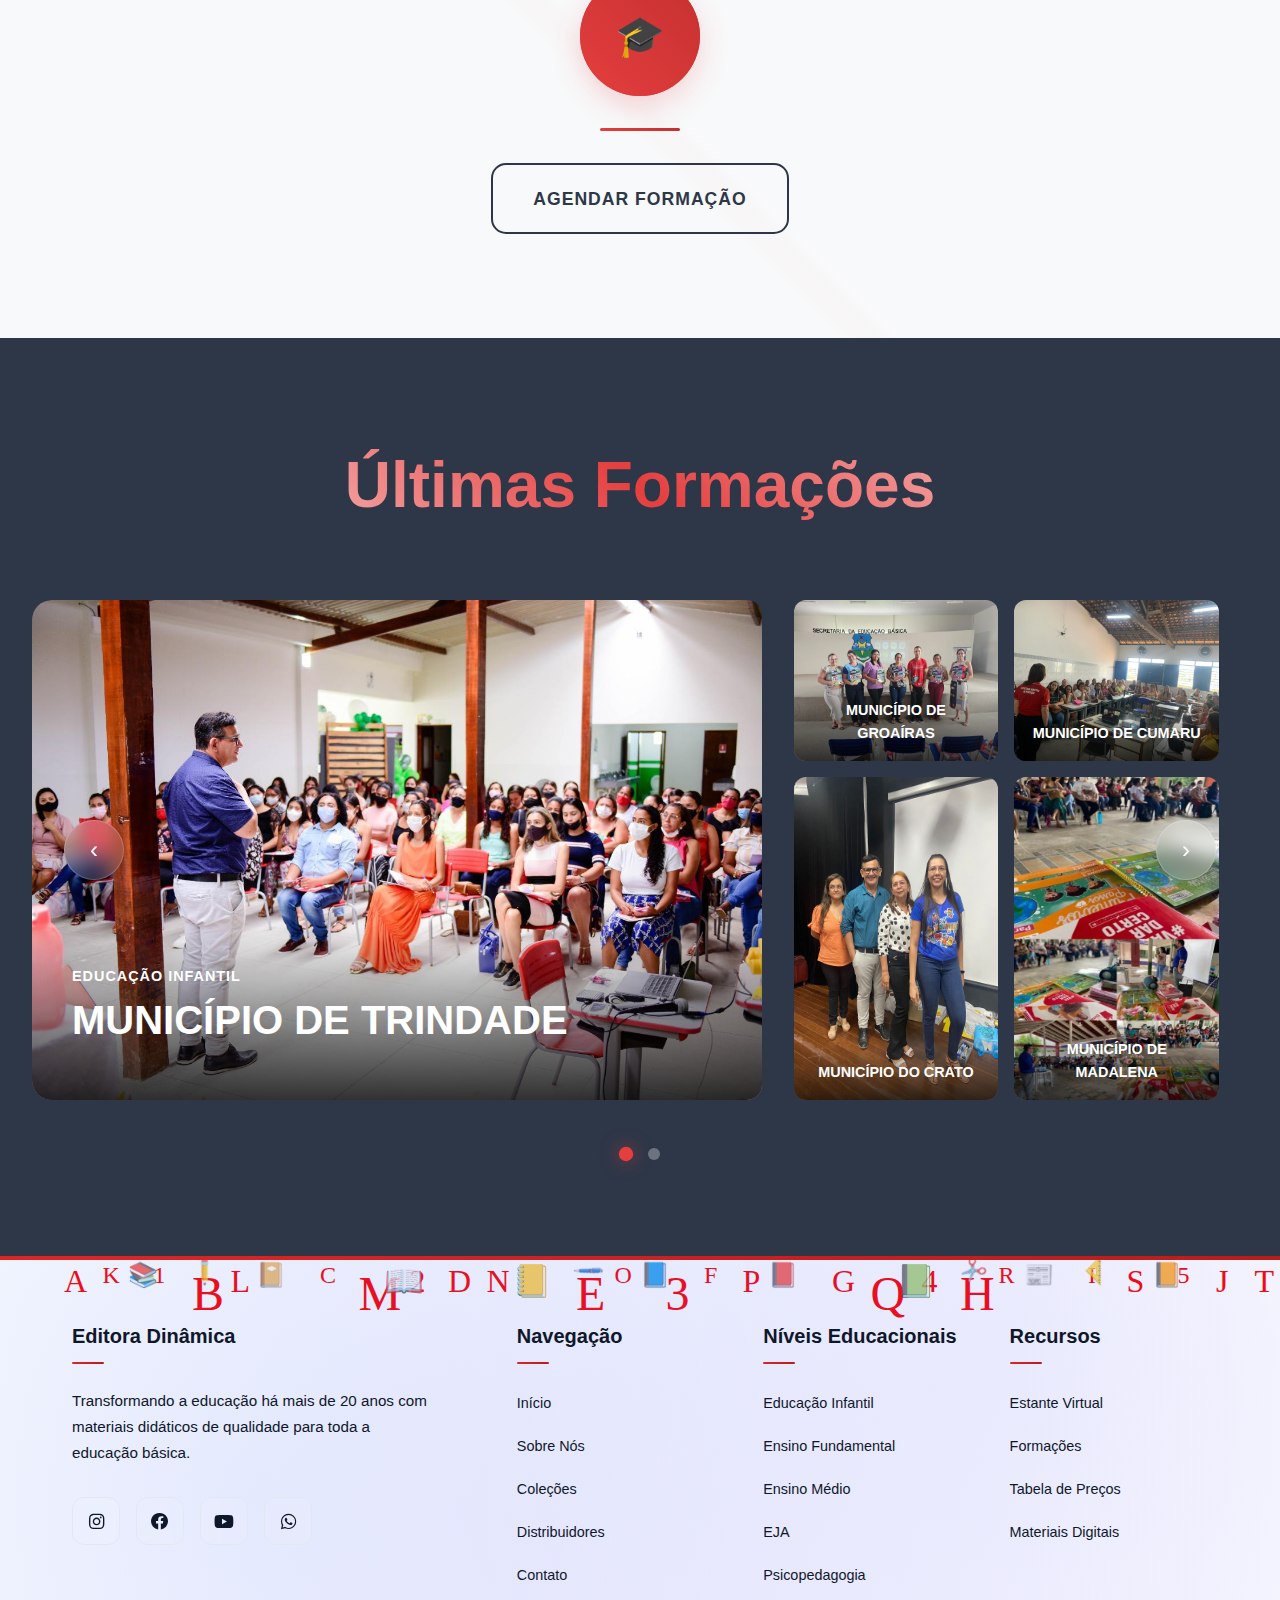
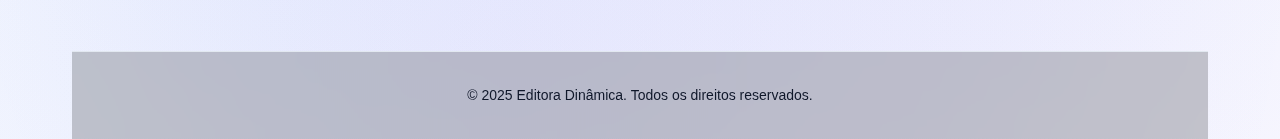
<file: formacao.html>
<!DOCTYPE html>
<html lang="pt-BR">
    <head>
        <meta charset="UTF-8" />
        <meta name="viewport" content="width=device-width, initial-scale=1.0" />
        <title>Editora Dinâmica - O Nosso Combustível é a Educação</title>
        <link
            href="https://fonts.googleapis.com/css2?family=Inter:wght@300;400;500;600;700&family=Playfair+Display:wght@400;500;600;700&display=swap"
            rel="stylesheet"
        />
        <link href="https://cdnjs.cloudflare.com/ajax/libs/font-awesome/6.0.0/css/all.min.css" rel="stylesheet" />

        <link rel="stylesheet" href="./css/style.css" />
        <link rel="stylesheet" href="./css/formacao.css" />
    </head>
    <body>
        <!-- Header -->
        <header class="header" id="header">
            <nav class="nav-container">
                <a href="#" class="logo">
                    <img src="img/branco.png" alt="Editora Dinâmica" class="logo-image logo-white" />
                    <img src="img/vermelho.png" alt="Editora Dinâmica" class="logo-image logo-red" />
                </a>

                <ul class="nav-menu" id="nav-menu">
                     <li><a href="index.html"><img class="icone_home" src="./img/botao_home.png" alt="" srcset=""></a></li>
                        <li><a href="estante.html">Estante Virtual</a></li>
                        <li><a href="colecoes.html">Coleções</a></li>
                        <li><a href="formacao.html">Formações</a></li>
                        <li><a href="distribuidores.html">Distribuidores</a></li>
                        <li><a href="contato.html">Contato</a></li>
                </ul>

                <button class="mobile-menu-btn" id="mobile-menu-btn">
                    <i class="fas fa-bars"></i>
                </button>
            </nav>
        </header>

        <!-- HOME -->
        <section class="hero" id="inicio">
            <div class="hero-content">
                <div class="hero-text">
                    <h1>Conhecendo o que levamos para a sala de aula</h1>
                    <p>
                     As formações são realizadas pelos próprios autores
                    </p>
                    <div class="cta-buttons">
                       
                         <a href="#sobre" class="btn btn-secondary">
                            <i class="fa-solid fa-chalkboard-user"></i>
                        </a> 
                    </div>
                </div>

                <div class="hero-visual">
                    <div class="magic-book-scene">
                        <!-- Livro realista na parte inferior -->
                        <div class="realistic-book">
                            <!-- Sombra do livro -->
                            <div class="book-shadow"></div>

                            <!-- Página esquerda -->
                            <div class="book-left-page">
                                <div class="page-texture"></div>
                                <div class="page-content">
                                    <div class="text-lines">
                                        <div class="text-line short"></div>
                                        <div class="text-line medium"></div>
                                        <div class="text-line long"></div>
                                        <div class="text-line medium"></div>
                                        <div class="text-line short"></div>
                                        <div class="text-line long"></div>
                                        <div class="text-line medium"></div>
                                        <div class="text-line short"></div>
                                    </div>
                                </div>
                                <div class="page-edge-shadow"></div>
                            </div>

                            <!-- Página direita -->
                            <div class="book-right-page">
                                <div class="page-texture"></div>
                                <div class="page-content">
                                    <div class="text-lines">
                                        <div class="text-line medium"></div>
                                        <div class="text-line long"></div>
                                        <div class="text-line short"></div>
                                        <div class="text-line medium"></div>
                                        <div class="text-line long"></div>
                                        <div class="text-line short"></div>
                                        <div class="text-line medium"></div>
                                        <div class="text-line long"></div>
                                    </div>
                                </div>
                                <div class="page-edge-shadow"></div>
                            </div>

                            <!-- Lombada/Miolo do livro -->
                            <!-- <div class="book-spine">
                                <div class="spine-texture"></div>
                                <div class="spine-shadow"></div>
                            </div> -->

                            <!-- Páginas empilhadas -->
                            <div class="book-pages-stack">
                                <div class="page-layer layer-1"></div>
                                <div class="page-layer layer-2"></div>
                                <div class="page-layer layer-3"></div>
                                <div class="page-layer layer-4"></div>
                            </div>
                        </div>

                        <!-- Feixe de luz subindo do livro -->
                        <div class="light-beam">
                            <div class="beam-core"></div>
                            <div class="beam-glow"></div>
                            <div class="beam-particles">
                                <div class="light-particle"></div>
                                <div class="light-particle"></div>
                                <div class="light-particle"></div>
                                <div class="light-particle"></div>
                                <div class="light-particle"></div>
                                <div class="light-particle"></div>
                                <div class="light-particle"></div>
                                <div class="light-particle"></div>
                                <div class="light-particle"></div>
                                <div class="light-particle"></div>
                            </div>
                        </div>

                        <!-- Letras e elementos flutuando na parte superior -->
                        <div class="floating-content">
                            <div class="floating-letters">
                                <span class="magic-letter" style="--delay: 0s; --x: -60px; --y: -80px">🎓</span>
                                <span class="magic-letter" style="--delay: 0.3s; --x: 40px; --y: -120px">🎓</span>
                                <span class="magic-letter" style="--delay: 0.6s; --x: -20px; --y: -160px">🎓</span>
                            </div>

                             <div class="floating-numbers">
                                <!-- <span class="magic-number" style="--delay: 0.4s; --x: -100px; --y: -90px">👨🏻‍🏫</span>
                                <span class="magic-number" style="--delay: 1s; --x: 100px; --y: -130px">👨🏻‍🏫</span>
                                <span class="magic-number" style="--delay: 1.6s; --x: -50px; --y: -170px">👨🏻‍🏫</span> -->
                            </div> 

                             <div class="floating-symbols">
                                <span class="magic-symbol" style="--delay: 0.7s; --x: -70px; --y: -110px">📷</span>
                                <span class="magic-symbol" style="--delay: 1.3s; --x: 50px; --y: -150px">📷</span>
                                <span class="magic-symbol" style="--delay: 1.9s; --x: -30px; --y: -190px">📷</span>
                            </div> 

                            <div class="floating-icons">
                                <!-- <span class="magic-icon" style="--delay: 0.5s; --x: -90px; --y: -120px">💙</span>
                                <span class="magic-icon" style="--delay: 1.1s; --x: 80px; --y: -140px">💙</span>
                                <span class="magic-icon" style="--delay: 1.7s; --x: -60px; --y: -180px">💙</span> -->
                            </div>
                        </div>

                        <!-- Efeito de brilho ambiente -->
                        <div class="ambient-glow"></div>
                    </div>
                </div>
            </div>
        </section>


        <section class="hero_formacao">
                 <div class="hero-content-formacao">
                       <!-- <h1 class="hero-title">Conhecendo o que levamos para a sala de aula</h1>  -->
                     <div class="hero-divider"></div>  
                     <!-- <p class="hero-subtitle">Ultímas Formações</p>   -->
                      <img class="imgregistros" src="./img/camera1.png" alt="" srcset="">
                </div> 

                <div class="polaroid-gallery">
                    <div class="polaroid-container">
                        <div class="polaroid">
                            <div class="polaroid-image">
                                <img src="./img/dinamica5.jpeg" alt="" srcset="" />
                            </div>
                            <!-- <div class="polaroid-caption"></div>  -->
                            <img class="fotografia_img" src="./img/camera1.png" alt="" srcset="" />
                        </div>

                        <div class="polaroid">
                            <div class="polaroid-image">
                                <img src="./img/dinamica4.jpeg" alt="" srcset="" />
                            </div>
                            <!-- <div class="polaroid-caption">Formação Literária</div> -->
                            <img class="fotografia_img" src="./img/camera1.png" alt="" srcset="" />
                        </div>

                        <div class="polaroid">
                            <div class="polaroid-image">
                                <img src="./img/dinamica3.jpeg" alt="" srcset="" />
                            </div>
                            <!-- <div class="polaroid-caption">Formação Literária</div> -->
                            <img class="fotografia_img" src="./img/camera1.png" alt="" srcset="" />
                        </div>

                        <div class="polaroid">
                            <div class="polaroid-image">
                                <img src="./img/dinamica2.jpeg" alt="" srcset="" />
                            </div>
                            <!-- <div class="polaroid-caption">Formação Literária</div> -->
                            <img class="fotografia_img" src="./img/camera1.png" alt="" srcset="" />
                        </div>

                        <div class="polaroid">
                            <div class="polaroid-image">
                                <img src="./img/dinamica1.jpeg" alt="" srcset="" />
                            </div>
                            <!-- <div class="polaroid-caption">Formação Literária</div> -->
                            <img class="fotografia_img" src="./img/camera1.png" alt="" srcset="" />
                        </div>

                        <div class="polaroid">
                            <div class="polaroid-image">
                                <img src="./img/dinamica5.jpeg" alt="" srcset="" />
                            </div>
                            <!-- <div class="polaroid-caption">Formação Literária</div> -->
                            <img class="fotografia_img" src="./img/camera1.png" alt="" srcset="" />
                        </div>

                        <div class="polaroid">
                            <div class="polaroid-image">
                                <img src="./img/dinamica5.jpeg" alt="" srcset="" />
                            </div>
                            <!-- <div class="polaroid-caption">Formação Literária</div> -->
                            <img class="fotografia_img" src="./img/camera1.png" alt="" srcset="" />
                        </div>

                        <!-- Duplicate for infinite scroll -->

                        <!-- <div class="polaroid">
                        <div class="polaroid-image">
                            <div style="background: linear-gradient(45deg, #667eea, #764ba2); width: 100%; height: 100%; display: flex; align-items: center; justify-content: center; color: white; font-size: 2rem;">📚</div>
                        </div>
                        <div class="polaroid-caption">Formação Literária</div>
                    </div>
                    <div class="polaroid">
                        <div class="polaroid-image">
                            <div style="background: linear-gradient(45deg, #f093fb, #f5576c); width: 100%; height: 100%; display: flex; align-items: center; justify-content: center; color: white; font-size: 2rem;">👨‍🏫</div>
                        </div>
                        <div class="polaroid-caption">Workshop Pedagógico</div>
                    </div>
                    <div class="polaroid">
                        <div class="polaroid-image">
                            <div style="background: linear-gradient(45deg, #4facfe, #00f2fe); width: 100%; height: 100%; display: flex; align-items: center; justify-content: center; color: white; font-size: 2rem;">🎯</div>
                        </div>
                        <div class="polaroid-caption">Metodologia Ativa</div>
                    </div> -->
                    </div>
                </div>
            </section>

            <section class="catalog-section">
                <div class="catalog-container">
                    <div class="catalog-icon">
                        <div class="catalog-icon-inner">🎓</div>
                    </div>

                    <div class="catalog-divider"></div>

                    <a href="#" class="catalog-button">Agendar Formação</a>
                </div>
            </section>

            <section class="latest-formations">
                <div class="formations-container">
                    <div class="formations-header">
                        <h2 class="formations-title">Últimas Formações</h2>
                    </div>

                    <div class="formations-carousel">
                        <div class="carousel-wrapper" id="formationsWrapper">
                            <!-- Slide 1 -->
                            <div class="carousel-slide">
                                <div class="main-formation">
                                    <a href="#">
                                        <div class="formation-bg">
                                            <img class="img_slide1" src="./img/trindade.jpeg" alt="" srcset="" />
                                        </div>
                                    </a>
                                    <div class="formation-content">
                                        <div class="formation-location">EDUCAÇÃO INFANTIL</div>
                                        <h3 class="formation-main-title">MUNICÍPIO DE TRINDADE</h3>
                                    </div>
                                </div>

                                <div class="formation-grid">
                                    <div class="formation-card">
                                        <a href="#">
                                            <div class="card-bg">
                                                <img class="img_slide4" src="./img/groairas.jpeg" alt="" srcset="" />
                                            </div>
                                        </a>
                                        <div class="card-info">
                                            <span class="card-title">MUNICÍPIO DE GROAÍRAS</span>
                                        </div>
                                    </div>

                                    <div class="formation-card">
                                        <a href="#">
                                            <div class="card-bg">
                                                <img class="img_slide4" src="./img/cumaru.jpeg" alt="" srcset="" />
                                            </div>
                                        </a>
                                        <div class="card-info">
                                            <span class="card-title">MUNICÍPIO DE CUMARU</span>
                                        </div>
                                    </div>

                                    <div class="formation-card">
                                        <a href="#">
                                            <div class="card-bg">
                                                <img class="img_slide4" src="./img/dinamica4.jpeg" alt="" srcset="" />
                                            </div>
                                        </a>
                                        <div class="card-info">
                                            <span class="card-title">MUNICÍPIO DO CRATO</span>
                                        </div>
                                    </div>

                                    <div class="formation-card">
                                        <a href="#">
                                            <div class="card-bg">
                                                <img class="img_slide4" src="./img/madalena.jpeg" alt="" srcset="" />
                                            </div>
                                        </a>
                                        <div class="card-info">
                                            <span class="card-title">MUNICÍPIO DE MADALENA</span>
                                        </div>
                                    </div>
                                </div>
                            </div>

                            <!-- Slide 2 -->
                            <div class="carousel-slide">
                                <div class="main-formation">
                                    <a href="#">
                                        <div class="formation-bg">
                                            <img class="img_slide1" src="./img/dinamica5.jpeg" alt="" srcset="" />
                                        </div>
                                    </a>
                                    <div class="formation-content">
                                        <div class="formation-location">PRÁTICAS NA EDUCAÇÃO INFANTIL</div>
                                        <h3 class="formation-main-title">MUNICÍPIO DE CABACEIRAS</h3>
                                    </div>
                                </div>

                                <div class="formation-grid">
                                     <div class="formation-card">
                                        <a href="#">
                                            <div class="card-bg">
                                                <img class="img_slide4" src="./img/dinamica3.jpeg" alt="" srcset="" />
                                            </div>
                                        </a>
                                        <div class="card-info">
                                            <span class="card-title">MUNICÍPIO DE CANSANÇÃO</span>
                                        </div>
                                    </div> 

                                    <div class="formation-card">
                                        <div
                                            class="card-bg"
                                            style="background:#2d3748"
                                        ></div>
                                        <div class="card-info1">
                                             <span class="card-title"></span> 
                                        </div>
                                    </div>  

                                    <div class="formation-card">
                                        <div
                                            class="card-bg"
                                            style="background:#2d3748"
                                        ></div>
                                        <div class="card-info1">
                                             <span class="card-title"></span> 
                                        </div>
                                    </div>  

                                    <div class="formation-card">
                                        <div
                                            class="card-bg"
                                            style="background:#2d3748"
                                        ></div>
                                        <div class="card-info1">
                                             <span class="card-title"></span> 
                                        </div>
                                    </div>  

                                  
                                </div>
                            </div>

                            <!-- Slide 3 -->
                            <!-- <div class="carousel-slide">
                            <div class="main-formation">
                                <div class="formation-bg" style="background: linear-gradient(rgba(0,0,0,0.4), rgba(0,0,0,0.6)), url('data:image/svg+xml,<svg xmlns=\"http://www.w3.org/2000/svg\" viewBox=\"0 0 800 600\"><rect fill=\"%2306b6d4\" width=\"800\" height=\"600\"/><circle cx=\"180\" cy=\"180\" r=\"70\" fill=\"%23ffffff\" opacity=\"0.1\"/><circle cx=\"620\" cy=\"420\" r=\"110\" fill=\"%23ffffff\" opacity=\"0.08\"/><text x=\"50\" y=\"300\" font-family=\"Arial\" font-size=\"60\" fill=\"%23ffffff\" opacity=\"0.3\">🎯</text></svg>'); background-size: cover; background-position: center;"></div>
                                <div class="formation-content">
                                    <div class="formation-location">Metodologia</div>
                                    <h3 class="formation-main-title">Práticas Pedagógicas Inovadoras</h3>
                                    <p class="formation-description">Transformando a sala de aula com metodologias modernas e eficazes</p>
                                </div>
                            </div>
                            <div class="formation-grid">
                                <div class="formation-card">
                                    <div class="card-bg" style="background: linear-gradient(45deg, #89f7fe, #66a6ff);"></div>
                                    <div class="card-info">
                                        <span class="card-title">Tecnologia Educacional</span>
                                    </div>
                                </div>
                                <div class="formation-card">
                                    <div class="card-bg" style="background: linear-gradient(45deg, #fdbb2d, #22c1c3);"></div>
                                    <div class="card-info">
                                        <span class="card-title">Avaliação Formativa</span>
                                    </div>
                                </div>
                                <div class="formation-card">
                                    <div class="card-bg" style="background: linear-gradient(45deg, #667eea, #764ba2);"></div>
                                    <div class="card-info">
                                        <span class="card-title">Inclusão Escolar</span>
                                    </div>
                                </div>
                                <div class="formation-card">
                                    <div class="card-bg" style="background: linear-gradient(45deg, #f093fb, #f5576c);"></div>
                                    <div class="card-info">
                                        <span class="card-title">Gestão de Sala</span>
                                    </div>
                                </div>
                            </div>
                        </div> -->
                        </div>

                        <button class="carousel-nav carousel-prev" onclick="prevFormation()">‹</button>
                        <button class="carousel-nav carousel-next" onclick="nextFormation()">›</button>
                    </div>

                    <div class="carousel-dots">
                        <span class="carousel-dot active" onclick="currentFormation(1)"></span>
                        <span class="carousel-dot" onclick="currentFormation(2)"></span>
                        <!-- <span class="carousel-dot" onclick="currentFormation(3)"></span> -->
                    </div>
                </div>
            </section>

        <!-- FOOTER -->
        <footer class="footer">
            <!-- Background educacional -->
            <div class="educational-background">
                <!-- Letras flutuantes -->
                <div class="floating-letter" style="left: 5%; animation-delay: 0s">A</div>
                <div class="floating-letter large" style="left: 15%; animation-delay: 3s">B</div>
                <div class="floating-letter small" style="left: 25%; animation-delay: 1s">C</div>
                <div class="floating-letter" style="left: 35%; animation-delay: 5s">D</div>
                <div class="floating-letter large" style="left: 45%; animation-delay: 2s">E</div>
                <div class="floating-letter small" style="left: 55%; animation-delay: 7s">F</div>
                <div class="floating-letter" style="left: 65%; animation-delay: 4s">G</div>
                <div class="floating-letter large" style="left: 75%; animation-delay: 6s">H</div>
                <div class="floating-letter small" style="left: 85%; animation-delay: 1.5s">I</div>
                <div class="floating-letter" style="left: 95%; animation-delay: 8s">J</div>

                <div class="floating-letter small" style="left: 8%; animation-delay: 10s">K</div>
                <div class="floating-letter" style="left: 18%; animation-delay: 12s">L</div>
                <div class="floating-letter large" style="left: 28%; animation-delay: 9s">M</div>
                <div class="floating-letter" style="left: 38%; animation-delay: 14s">N</div>
                <div class="floating-letter small" style="left: 48%; animation-delay: 11s">O</div>
                <div class="floating-letter" style="left: 58%; animation-delay: 16s">P</div>
                <div class="floating-letter large" style="left: 68%; animation-delay: 13s">Q</div>
                <div class="floating-letter small" style="left: 78%; animation-delay: 15s">R</div>
                <div class="floating-letter" style="left: 88%; animation-delay: 17s">S</div>
                <div class="floating-letter" style="left: 98%; animation-delay: 19s">T</div>

                <!-- Números -->
                <div class="floating-letter small" style="left: 12%; animation-delay: 21s">1</div>
                <div class="floating-letter" style="left: 32%; animation-delay: 23s">2</div>
                <div class="floating-letter large" style="left: 52%; animation-delay: 20s">3</div>
                <div class="floating-letter" style="left: 72%; animation-delay: 25s">4</div>
                <div class="floating-letter small" style="left: 92%; animation-delay: 22s">5</div>

                <!-- Livros didáticos -->
                <div class="floating-book" style="left: 10%; animation-delay: 2s">📚</div>
                <div class="floating-book large" style="left: 30%; animation-delay: 8s">📖</div>
                <div class="floating-book" style="left: 50%; animation-delay: 5s">📘</div>
                <div class="floating-book large" style="left: 70%; animation-delay: 12s">📗</div>
                <div class="floating-book" style="left: 90%; animation-delay: 15s">📙</div>

                <div class="floating-book" style="left: 20%; animation-delay: 18s">📔</div>
                <div class="floating-book large" style="left: 40%; animation-delay: 10s">📒</div>
                <div class="floating-book" style="left: 60%; animation-delay: 25s">📕</div>
                <div class="floating-book" style="left: 80%; animation-delay: 7s">📰</div>

                <!-- Elementos educacionais -->
                <div class="floating-pencil" style="left: 15%; animation-delay: 4s">✏️</div>
                <div class="floating-pencil" style="left: 45%; animation-delay: 14s">🖊️</div>
                <div class="floating-pencil" style="left: 75%; animation-delay: 9s">✂️</div>
                <div class="floating-pencil" style="left: 85%; animation-delay: 20s">📐</div>
            </div>
            <div class="container">
                <div class="footer-content">
                    <div class="footer-section">
                        <h4>Editora Dinâmica</h4>
                        <p>
                            Transformando a educação há mais de 20 anos com materiais didáticos de qualidade para toda a
                            educação básica.
                        </p>
                        <div class="social-links">
                            <a
                                href="https://www.instagram.com/editoradinamica/"
                                class="social-link"
                                aria-label="Instagram"
                                target="_blank"
                            >
                                <i class="fab fa-instagram"></i>
                            </a>
                            <a
                                href="https://www.facebook.com/editora.dinamica"
                                class="social-link"
                                aria-label="Facebook"
                                target="_blank"
                            >
                                <i class="fab fa-facebook"></i>
                            </a>
                            <a
                                href="https://www.youtube.com/@TVDINAMICADINAMICA/videos"
                                class="social-link"
                                aria-label="YouTube"
                                target="_blank"
                            >
                                <i class="fab fa-youtube"></i>
                            </a>
                            <a
                                href="https://api.whatsapp.com/send?phone=5585996186824"
                                class="social-link"
                                aria-label="WhatsApp"
                                target="_blank"
                            >
                                <i class="fab fa-whatsapp"></i>
                            </a>
                        </div>
                    </div>

                    <div class="footer-section">
                        <h4>Navegação</h4>
                        <ul>
                            <li><a href="#inicio">Início</a></li>
                            <li><a href="#sobre">Sobre Nós</a></li>
                            <li><a href="#colecoes">Coleções</a></li>
                            <li><a href="#distribuidores">Distribuidores</a></li>
                            <li><a href="#contato">Contato</a></li>
                        </ul>
                    </div>

                    <div class="footer-section">
                        <h4>Níveis Educacionais</h4>
                        <ul>
                            <li><a href="#">Educação Infantil</a></li>
                            <li><a href="#">Ensino Fundamental</a></li>
                            <li><a href="#">Ensino Médio</a></li>
                            <li><a href="#">EJA</a></li>
                            <li><a href="#">Psicopedagogia</a></li>
                        </ul>
                    </div>

                    <div class="footer-section">
                        <h4>Recursos</h4>
                        <ul>
                            <li><a href="http://estantedinamica.epizy.com/">Estante Virtual</a></li>
                            <li><a href="#">Formações</a></li>
                            <li><a href="#">Tabela de Preços</a></li>
                            <li><a href="#">Materiais Digitais</a></li>
                        </ul>
                    </div>
                </div>

                <div class="footer-bottom">
                    <p>&copy; 2025 Editora Dinâmica. Todos os direitos reservados.</p>
                </div>
            </div>
        </footer>

        <script src="./js/script.js"></script> 
        <Script src="./js/formacao.js"></Script>
    </body>
</html>
</file>
<file: css/style.css>
/* Hero Visual - Livro Idêntico à Imagem */
.hero-visual {
    display: flex;
    justify-content: center;
    align-items: center;
    position: relative;
    overflow: visible;
}

.magic-book-scene {
    position: relative;
    width: 500px;
    height: 400px;
    display: flex;
    justify-content: center;
    align-items: flex-end;
    background: radial-gradient(
        ellipse at center bottom,
        rgba(0, 100, 200, 0.08) 0%,
        rgba(0, 50, 150, 0.04) 50%,
        transparent 100%
    );
}

/* Livro Perfeito - Idêntico à Imagem */
.perfect-book {
    position: relative;
    width: 380px;
    height: 90px;
    perspective: 1500px;
    animation: gentleFloat 6s ease-in-out infinite;
    z-index: 2;
}

@keyframes gentleFloat {
    0%, 100% {
        transform: translateY(0px);
        filter: drop-shadow(0 12px 35px rgba(0, 0, 0, 0.25));
    }
    50% {
        transform: translateY(-5px);
        filter: drop-shadow(0 18px 45px rgba(0, 0, 0, 0.35));
    }
}

/* Sombra do Livro */
.book-shadow {
    position: absolute;
    bottom: -20px;
    left: 50%;
    width: 320px;
    height: 60px;
    background: radial-gradient(
        ellipse at center,
        rgba(0, 0, 0, 0.3) 0%,
        rgba(0, 0, 0, 0.15) 50%,
        transparent 100%
    );
    transform: translateX(-50%);
    animation: shadowFloat 6s ease-in-out infinite;
    z-index: 0;
}

@keyframes shadowFloat {
    0%, 100% {
        transform: translateX(-50%) scale(1);
        opacity: 0.6;
    }
    50% {
        transform: translateX(-50%) scale(1.05);
        opacity: 0.8;
    }
}

/* Páginas do Livro - Curvadas Naturalmente */
.left-page,
.right-page {
    position: absolute;
    width: 180px;
    height: 90px;
    background: linear-gradient(145deg, #ffffff 0%, #f8f8f8 100%);
    border-radius: 8px 8px 3px 3px;
    box-shadow: 
        0 15px 40px rgba(0, 0, 0, 0.2),
        inset 0 2px 5px rgba(255, 255, 255, 0.9),
        inset 0 -2px 3px rgba(0, 0, 0, 0.05);
    overflow: hidden;
    border: 1px solid rgba(220, 220, 220, 0.8);
}

.left-page {
    left: 5px;
    transform: rotateY(-45deg) rotateX(10deg);
    transform-origin: right center;
    z-index: 3;
}

.right-page {
    right: 5px;
    transform: rotateY(45deg) rotateX(10deg);
    transform-origin: left center;
    z-index: 3;
}

/* Sombras de Curvatura das Páginas */
.page-curve-shadow {
    position: absolute;
    top: 0;
    bottom: 0;
    width: 15px;
    background: linear-gradient(90deg, transparent 0%, rgba(0, 0, 0, 0.08) 100%);
    z-index: 1;
}

.left-page .page-curve-shadow {
    right: 0;
    background: linear-gradient(90deg, transparent 0%, rgba(0, 0, 0, 0.12) 100%);
}

.right-page .page-curve-shadow {
    left: 0;
    background: linear-gradient(90deg, rgba(0, 0, 0, 0.12) 0%, transparent 100%);
}

/* Conteúdo das Páginas */
.page-content {
    position: relative;
    padding: 15px 12px;
    height: 100%;
    z-index: 2;
}

.text-content {
    display: flex;
    flex-direction: column;
    gap: 8px;
    height: 100%;
}

.paragraph {
    display: flex;
    flex-direction: column;
    gap: 3px;
    margin-bottom: 5px;
}

.text-line {
    height: 1px;
    background: linear-gradient(90deg, #888 0%, #bbb 70%, transparent 100%);
    border-radius: 0.5px;
    animation: textShimmer 4s ease-in-out infinite;
}

.text-line:not(.short):not(.medium) { width: 90%; }
.text-line.medium { width: 75%; }
.text-line.short { width: 55%; }

.text-line:nth-child(1) { animation-delay: 0s; }
.text-line:nth-child(2) { animation-delay: 0.5s; }
.text-line:nth-child(3) { animation-delay: 1s; }
.text-line:nth-child(4) { animation-delay: 1.5s; }

@keyframes textShimmer {
    0%, 100% { 
        opacity: 0.4;
        transform: scaleX(0.98);
    }
    50% { 
        opacity: 0.8;
        transform: scaleX(1);
    }
}

/* Centro/Lombada do Livro */
.book-center {
    position: absolute;
    left: 50%;
    top: 0;
    width: 30px;
    height: 90px;
    transform: translateX(-50%);
    z-index: 1;
}

.center-shadow {
    width: 100%;
    height: 100%;
    background: linear-gradient(90deg, 
        rgba(0, 0, 0, 0.15) 0%, 
        rgba(0, 0, 0, 0.25) 50%, 
        rgba(0, 0, 0, 0.15) 100%
    );
    border-radius: 3px;
}

/* Feixe de Luz Amplo e Difuso - Idêntico à Imagem */
.wide-light-beam {
    position: absolute;
    left: 50%;
    bottom: 70px;
    width: 300px;
    height: 350px;
    transform: translateX(-50%);
    pointer-events: none;
    z-index: 1;
}

.beam-base {
    position: absolute;
    left: 50%;
    bottom: 0;
    width: 60px;
    height: 120px;
    background: linear-gradient(
        0deg,
        rgba(255, 255, 255, 0.95) 0%,
        rgba(200, 230, 255, 0.8) 40%,
        rgba(150, 200, 255, 0.6) 100%
    );
    transform: translateX(-50%);
    filter: blur(3px);
    animation: beamPulse 4s ease-in-out infinite;
    clip-path: polygon(30% 100%, 70% 100%, 85% 0%, 15% 0%);
}

.beam-middle {
    position: absolute;
    left: 50%;
    bottom: 40px;
    width: 120px;
    height: 180px;
    background: linear-gradient(
        0deg,
        rgba(255, 255, 255, 0.7) 0%,
        rgba(180, 220, 255, 0.5) 50%,
        rgba(120, 180, 255, 0.3) 100%
    );
    transform: translateX(-50%);
    filter: blur(5px);
    animation: beamPulse 4s ease-in-out infinite 0.5s;
    clip-path: polygon(25% 100%, 75% 100%, 90% 0%, 10% 0%);
}

.beam-top {
    position: absolute;
    left: 50%;
    bottom: 80px;
    width: 200px;
    height: 250px;
    background: linear-gradient(
        0deg,
        rgba(255, 255, 255, 0.4) 0%,
        rgba(160, 200, 255, 0.3) 30%,
        rgba(100, 160, 255, 0.2) 70%,
        transparent 100%
    );
    transform: translateX(-50%);
    filter: blur(8px);
    animation: beamPulse 4s ease-in-out infinite 1s;
    clip-path: polygon(20% 100%, 80% 100%, 95% 0%, 5% 0%);
}

@keyframes beamPulse {
    0%, 100% {
        opacity: 0.8;
        transform: translateX(-50%) scaleY(1);
    }
    50% {
        opacity: 1;
        transform: translateX(-50%) scaleY(1.1);
    }
}

/* Partículas Brilhantes no Feixe */
.light-sparkles {
    position: absolute;
    width: 100%;
    height: 100%;
}

.sparkle {
    position: absolute;
    width: 2px;
    height: 2px;
    background: radial-gradient(circle, rgba(255, 255, 255, 1) 0%, transparent 70%);
    border-radius: 50%;
    animation: sparkleFloat 5s linear infinite;
    box-shadow: 0 0 6px rgba(255, 255, 255, 0.8);
}

.sparkle:nth-child(1) { left: 40%; animation-delay: 0s; animation-duration: 4.5s; }
.sparkle:nth-child(2) { left: 60%; animation-delay: 0.5s; animation-duration: 5.2s; }
.sparkle:nth-child(3) { left: 35%; animation-delay: 1s; animation-duration: 4.8s; }
.sparkle:nth-child(4) { left: 65%; animation-delay: 1.5s; animation-duration: 5.5s; }
.sparkle:nth-child(5) { left: 50%; animation-delay: 2s; animation-duration: 4.2s; }
.sparkle:nth-child(6) { left: 30%; animation-delay: 2.5s; animation-duration: 5.0s; }
.sparkle:nth-child(7) { left: 70%; animation-delay: 3s; animation-duration: 4.7s; }
.sparkle:nth-child(8) { left: 45%; animation-delay: 3.5s; animation-duration: 5.3s; }
.sparkle:nth-child(9) { left: 55%; animation-delay: 4s; animation-duration: 4.9s; }
.sparkle:nth-child(10) { left: 38%; animation-delay: 4.5s; animation-duration: 5.1s; }
.sparkle:nth-child(11) { left: 62%; animation-delay: 5s; animation-duration: 4.6s; }
.sparkle:nth-child(12) { left: 48%; animation-delay: 0.3s; animation-duration: 5.4s; }

@keyframes sparkleFloat {
    0% {
        bottom: 0;
        opacity: 0;
        transform: scale(0.3);
    }
    10% {
        opacity: 1;
        transform: scale(1);
    }
    90% {
        opacity: 1;
        transform: scale(1);
    }
    100% {
        bottom: 100%;
        opacity: 0;
        transform: scale(0.3);
    }
}

/* Conteúdo Flutuante - Mantém igual */
.floating-content {
    position: absolute;
    top: 0;
    left: 50%;
    width: 100%;
    height: 100%;
    transform: translateX(-50%);
    pointer-events: none;
    z-index: 3;
}

.magic-letter,
.magic-number,
.magic-symbol,
.magic-icon {
    position: absolute;
    left: 50%;
    top: 50%;
    font-family: "Playfair Display", serif;
    font-weight: 700;
    opacity: 0;
    animation: magicFloat 6s ease-in-out infinite var(--delay);
    transform: translate(calc(-50% + var(--x)), var(--y));
}

.magic-letter {
    font-size: 2.2rem;
    color: #ffffff;
    text-shadow: 
        0 0 15px rgba(255, 255, 255, 0.9),
        0 0 30px rgba(200, 230, 255, 0.7),
        0 0 45px rgba(150, 200, 255, 0.5);
}

.magic-number {
    font-size: 1.8rem;
    color: #ffd700;
    text-shadow: 
        0 0 15px rgba(255, 215, 0, 0.9),
        0 0 30px rgba(255, 215, 0, 0.7);
}

.magic-symbol {
    font-size: 1.6rem;
    color: #87ceeb;
    text-shadow: 
        0 0 15px rgba(135, 206, 235, 0.9),
        0 0 30px rgba(135, 206, 235, 0.7);
}

.magic-icon {
    font-size: 1.4rem;
    filter: drop-shadow(0 0 15px rgba(255, 255, 255, 0.9));
}

@keyframes magicFloat {
    0% {
        opacity: 0;
        transform: translate(calc(-50% + var(--x)), calc(var(--y) + 50px)) scale(0.5) rotate(0deg);
    }
    15% {
        opacity: 1;
        transform: translate(calc(-50% + var(--x)), var(--y)) scale(1) rotate(5deg);
    }
    85% {
        opacity: 1;
        transform: translate(calc(-50% + var(--x)), calc(var(--y) - 20px)) scale(1.1) rotate(-5deg);
    }
    100% {
        opacity: 0;
        transform: translate(calc(-50% + var(--x)), calc(var(--y) - 40px)) scale(0.8) rotate(10deg);
    }
}

/* Brilho Ambiente */
.ambient-glow {
    position: absolute;
    left: 50%;
    bottom: 50px;
    width: 450px;
    height: 450px;
    background: radial-gradient(
        circle at center bottom,
        rgba(200, 230, 255, 0.12) 0%,
        rgba(150, 200, 255, 0.08) 30%,
        rgba(100, 160, 255, 0.04) 60%,
        transparent 100%
    );
    transform: translateX(-50%);
    animation: ambientPulse 6s ease-in-out infinite;
    z-index: 0;
}

@keyframes ambientPulse {
    0%, 100% {
        opacity: 0.7;
        transform: translateX(-50%) scale(1);
    }
    50% {
        opacity: 1;
        transform: translateX(-50%) scale(1.15);
    }
}

/* Responsividade */
@media (max-width: 768px) {
    .magic-book-scene {
        width: 350px;
        height: 300px;
    }
    
    .perfect-book {
        width: 280px;
        height: 70px;
    }
    
    .left-page,
    .right-page {
        width: 130px;
        height: 70px;
    }
    
    .book-center {
        width: 22px;
        height: 70px;
    }
    
    .book-shadow {
        width: 240px;
        height: 45px;
        bottom: -15px;
    }
    
    .wide-light-beam {
        width: 220px;
        height: 260px;
        bottom: 55px;
    }
    
    .beam-base {
        width: 45px;
        height: 90px;
    }
    
    .beam-middle {
        width: 90px;
        height: 135px;
        bottom: 30px;
    }
    
    .beam-top {
        width: 150px;
        height: 180px;
        bottom: 60px;
    }
    
    .page-content {
        padding: 12px 9px;
    }
    
    .paragraph {
        gap: 2px;
        margin-bottom: 4px;
    }
    
    .magic-letter { font-size: 1.6rem; }
    .magic-number { font-size: 1.4rem; }
    .magic-symbol { font-size: 1.2rem; }
    .magic-icon { font-size: 1.1rem; }
    
    .ambient-glow {
        width: 320px;
        height: 320px;
        bottom: 35px;
    }
}

@media (max-width: 480px) {
    .magic-book-scene {
        width: 280px;
        height: 250px;
    }
    
    .perfect-book {
        width: 220px;
        height: 55px;
    }
    
    .left-page,
    .right-page {
        width: 100px;
        height: 55px;
    }
    
    .book-center {
        width: 18px;
        height: 55px;
    }
    
    .book-shadow {
        width: 180px;
        height: 35px;
        bottom: -12px;
    }
    
    .wide-light-beam {
        width: 180px;
        height: 200px;
        bottom: 40px;
    }
    
    .beam-base {
        width: 35px;
        height: 70px;
    }
    
    .beam-middle {
        width: 70px;
        height: 105px;
        bottom: 25px;
    }
    
    .beam-top {
        width: 120px;
        height: 140px;
        bottom: 45px;
    }
    
    .page-content {
        padding: 10px 7px;
    }
    
    .paragraph {
        gap: 2px;
        margin-bottom: 3px;
    }
    
    .text-line {
        height: 0.8px;
    }
    
    .magic-letter { font-size: 1.2rem; }
    .magic-number { font-size: 1.1rem; }
    .magic-symbol { font-size: 1rem; }
    .magic-icon { font-size: 0.9rem; }
    
    .ambient-glow {
        width: 260px;
        height: 260px;
        bottom: 25px;
    }
}
    /* Hero Visual - Ultra Realistic Magic Book */
.hero-visual {
    display: flex;
    justify-content: center;
    align-items: center;
    position: relative;
    overflow: visible;
}

.magic-book-scene {
    position: relative;
    width: 500px;
    height: 400px;
    display: flex;
    justify-content: center;
    align-items: flex-end;
    background: radial-gradient(
        ellipse at center bottom,
        rgba(0, 100, 200, 0.1) 0%,
        rgba(0, 50, 150, 0.05) 50%,
        transparent 100%
    );
}

/* Livro Ultra Realista */
.realistic-book {
    position: relative;
    width: 320px;
    height: 100px;
    perspective: 1200px;
    animation: bookFloatRealistic 5s ease-in-out infinite;
    z-index: 2;
}

@keyframes bookFloatRealistic {
    0%, 100% {
        transform: translateY(0px) rotateX(2deg);
        filter: drop-shadow(0 8px 25px rgba(0, 0, 0, 0.3));
    }
    50% {
        transform: translateY(-6px) rotateX(1deg);
        filter: drop-shadow(0 15px 35px rgba(0, 0, 0, 0.4));
    }
}

/* Sombra do Livro */
.book-shadow {
    position: absolute;
    bottom: -15px;
    left: 50%;
    width: 280px;
    height: 50px;
    background: radial-gradient(
        ellipse at center,
        rgba(0, 0, 0, 0.4) 0%,
        rgba(0, 0, 0, 0.2) 40%,
        transparent 100%
    );
    transform: translateX(-50%);
    animation: shadowPulse 5s ease-in-out infinite;
    z-index: 0;
}

@keyframes shadowPulse {
    0%, 100% {
        transform: translateX(-50%) scale(1);
        opacity: 0.6;
    }
    50% {
        transform: translateX(-50%) scale(1.1);
        opacity: 0.8;
    }
}

/* Páginas do Livro */
.book-left-page,
.book-right-page {
    position: absolute;
    width: 150px;
    height: 100px;
    background: linear-gradient(145deg, #fefefe 0%, #f8f8f8 100%);
    border-radius: 6px 6px 2px 2px;
    border: 1px solid #e8e8e8;
    box-shadow: 
        0 8px 25px rgba(0, 0, 0, 0.2),
        inset 0 1px 3px rgba(255, 255, 255, 0.9),
        inset 0 -1px 2px rgba(0, 0, 0, 0.05);
    overflow: hidden;
}

.book-left-page {
    left: 10px;
    transform: rotateY(-35deg) rotateX(8deg);
    transform-origin: right center;
    z-index: 3;
}

.book-right-page {
    right: 10px;
    transform: rotateY(35deg) rotateX(8deg);
    transform-origin: left center;
    z-index: 3;
}

/* Textura das Páginas */
.page-texture {
    position: absolute;
    top: 0;
    left: 0;
    right: 0;
    bottom: 0;
    background-image: 
        radial-gradient(circle at 20% 30%, rgba(0, 0, 0, 0.02) 1px, transparent 1px),
        radial-gradient(circle at 80% 70%, rgba(0, 0, 0, 0.02) 1px, transparent 1px),
        linear-gradient(90deg, transparent 0%, rgba(0, 0, 0, 0.01) 50%, transparent 100%);
    background-size: 20px 20px, 25px 25px, 100% 100%;
    opacity: 0.7;
}

/* Conteúdo das Páginas */
.page-content {
    position: relative;
    padding: 18px 12px;
    height: 100%;
    z-index: 2;
}

.text-lines {
    display: flex;
    flex-direction: column;
    gap: 5px;
}

.text-line {
    height: 1.5px;
    background: linear-gradient(90deg, #666 0%, #999 50%, transparent 100%);
    border-radius: 1px;
    animation: textAppearRealistic 4s ease-in-out infinite;
}

.text-line.short { width: 65%; }
.text-line.medium { width: 85%; }
.text-line.long { width: 95%; }

.text-line:nth-child(1) { animation-delay: 0s; }
.text-line:nth-child(2) { animation-delay: 0.3s; }
.text-line:nth-child(3) { animation-delay: 0.6s; }
.text-line:nth-child(4) { animation-delay: 0.9s; }
.text-line:nth-child(5) { animation-delay: 1.2s; }
.text-line:nth-child(6) { animation-delay: 1.5s; }
.text-line:nth-child(7) { animation-delay: 1.8s; }
.text-line:nth-child(8) { animation-delay: 2.1s; }

@keyframes textAppearRealistic {
    0%, 100% { 
        opacity: 0.4;
        transform: scaleX(0.95);
    }
    50% { 
        opacity: 0.9;
        transform: scaleX(1);
    }
}

/* Sombras das Bordas das Páginas */
.page-edge-shadow {
    position: absolute;
    top: 0;
    bottom: 0;
    width: 8px;
    background: linear-gradient(90deg, transparent 0%, rgba(0, 0, 0, 0.1) 100%);
}

.book-left-page .page-edge-shadow {
    right: 0;
}

.book-right-page .page-edge-shadow {
    left: 0;
    background: linear-gradient(90deg, rgba(0, 0, 0, 0.1) 0%, transparent 100%);
}

/* Lombada/Miolo do Livro */
.book-spine {
    position: absolute;
    left: 50%;
    top: 0;
    width: 25px;
    height: 100px;
    background: linear-gradient(135deg, #8b4513 0%, #a0522d 50%, #654321 100%);
    transform: translateX(-50%);
    border-radius: 4px 4px 2px 2px;
    box-shadow: 
        0 6px 20px rgba(0, 0, 0, 0.4),
        inset 0 2px 4px rgba(255, 255, 255, 0.2),
        inset 0 -2px 4px rgba(0, 0, 0, 0.3);
    z-index: 1;
    overflow: hidden;
}

.spine-texture {
    position: absolute;
    top: 0;
    left: 0;
    right: 0;
    bottom: 0;
    background-image: 
        linear-gradient(0deg, transparent 0%, rgba(255, 255, 255, 0.1) 50%, transparent 100%),
        repeating-linear-gradient(90deg, transparent 0%, rgba(0, 0, 0, 0.1) 2px, transparent 4px);
    background-size: 100% 100%, 8px 100%;
}

.spine-shadow {
    position: absolute;
    top: 0;
    left: 0;
    right: 0;
    bottom: 0;
    background: linear-gradient(90deg, rgba(0, 0, 0, 0.2) 0%, transparent 30%, transparent 70%, rgba(0, 0, 0, 0.2) 100%);
}

/* Páginas Empilhadas */
.book-pages-stack {
    position: absolute;
    left: 50%;
    top: 2px;
    transform: translateX(-50%);
    z-index: 0;
}

.page-layer {
    position: absolute;
    width: 22px;
    height: 96px;
    background: linear-gradient(135deg, #f5f5f5 0%, #ebebeb 100%);
    border-radius: 3px 3px 1px 1px;
    border: 1px solid #ddd;
    box-shadow: 0 2px 8px rgba(0, 0, 0, 0.15);
}

.layer-1 {
    transform: translateX(-50%) translateZ(-2px) scale(0.98);
    opacity: 0.9;
}

.layer-2 {
    transform: translateX(-50%) translateZ(-4px) scale(0.96);
    opacity: 0.8;
}

.layer-3 {
    transform: translateX(-50%) translateZ(-6px) scale(0.94);
    opacity: 0.7;
}

.layer-4 {
    transform: translateX(-50%) translateZ(-8px) scale(0.92);
    opacity: 0.6;
}

/* Feixe de Luz Majestoso - mantém igual */
.light-beam {
    position: absolute;
    left: 50%;
    bottom: 80px;
    width: 200px;
    height: 350px;
    transform: translateX(-50%);
    pointer-events: none;
    z-index: 1;
}

.beam-core {
    position: absolute;
    left: 50%;
    bottom: 0;
    width: 20px;
    height: 100%;
    background: linear-gradient(
        0deg,
        rgba(255, 255, 255, 0.9) 0%,
        rgba(135, 206, 250, 0.8) 30%,
        rgba(70, 130, 200, 0.6) 60%,
        rgba(30, 80, 150, 0.4) 80%,
        transparent 100%
    );
    transform: translateX(-50%);
    animation: beamPulse 3s ease-in-out infinite;
    filter: blur(2px);
    clip-path: polygon(40% 100%, 60% 100%, 80% 0%, 20% 0%);
}

.beam-glow {
    position: absolute;
    left: 50%;
    bottom: 0;
    width: 100px;
    height: 100%;
    background: radial-gradient(
        ellipse at center bottom,
        rgba(255, 255, 255, 0.4) 0%,
        rgba(135, 206, 250, 0.3) 20%,
        rgba(70, 130, 200, 0.2) 50%,
        transparent 100%
    );
    transform: translateX(-50%);
    animation: glowPulse 3s ease-in-out infinite;
    clip-path: polygon(30% 100%, 70% 100%, 90% 0%, 10% 0%);
}

@keyframes beamPulse {
    0%, 100% {
        opacity: 0.8;
        transform: translateX(-50%) scaleY(1);
    }
    50% {
        opacity: 1;
        transform: translateX(-50%) scaleY(1.1);
    }
}

@keyframes glowPulse {
    0%, 100% {
        opacity: 0.6;
        transform: translateX(-50%) scale(1);
    }
    50% {
        opacity: 0.9;
        transform: translateX(-50%) scale(1.2);
    }
}

/* Partículas de Luz no Feixe - mantém igual */
.beam-particles {
    position: absolute;
    width: 100%;
    height: 100%;
}

.light-particle {
    position: absolute;
    width: 3px;
    height: 3px;
    background: radial-gradient(circle, rgba(255, 255, 255, 0.9) 0%, transparent 70%);
    border-radius: 50%;
    animation: particleRise 4s linear infinite;
}

.light-particle:nth-child(1) { left: 45%; animation-delay: 0s; animation-duration: 3.5s; }
.light-particle:nth-child(2) { left: 55%; animation-delay: 0.4s; animation-duration: 4.2s; }
.light-particle:nth-child(3) { left: 40%; animation-delay: 0.8s; animation-duration: 3.8s; }
.light-particle:nth-child(4) { left: 60%; animation-delay: 1.2s; animation-duration: 4.5s; }
.light-particle:nth-child(5) { left: 50%; animation-delay: 1.6s; animation-duration: 3.2s; }
.light-particle:nth-child(6) { left: 35%; animation-delay: 2.0s; animation-duration: 4.0s; }
.light-particle:nth-child(7) { left: 65%; animation-delay: 2.4s; animation-duration: 3.7s; }
.light-particle:nth-child(8) { left: 42%; animation-delay: 2.8s; animation-duration: 4.3s; }
.light-particle:nth-child(9) { left: 58%; animation-delay: 3.2s; animation-duration: 3.9s; }
.light-particle:nth-child(10) { left: 48%; animation-delay: 3.6s; animation-duration: 4.1s; }

@keyframes particleRise {
    0% {
        bottom: 0;
        opacity: 0;
        transform: scale(0.5);
    }
    10% {
        opacity: 1;
        transform: scale(1);
    }
    90% {
        opacity: 1;
        transform: scale(1);
    }
    100% {
        bottom: 100%;
        opacity: 0;
        transform: scale(0.5);
    }
}

/* Conteúdo Flutuante - mantém igual */
.floating-content {
    position: absolute;
    top: 0;
    left: 50%;
    width: 100%;
    height: 100%;
    transform: translateX(-50%);
    pointer-events: none;
    z-index: 3;
}

.magic-letter,
.magic-number,
.magic-symbol,
.magic-icon {
    position: absolute;
    left: 50%;
    top: 50%;
    font-family: "Playfair Display", serif;
    font-weight: 700;
    opacity: 0;
    animation: magicFloat 6s ease-in-out infinite var(--delay);
    transform: translate(calc(-50% + var(--x)), var(--y));
}

.magic-letter {
    font-size: 2.2rem;
    color: #ffffff;
    text-shadow: 
        0 0 10px rgba(255, 255, 255, 0.8),
        0 0 20px rgba(135, 206, 250, 0.6),
        0 0 30px rgba(70, 130, 200, 0.4);
}

.magic-number {
    font-size: 1.8rem;
    color: #ffd700;
    text-shadow: 
        0 0 10px rgba(255, 215, 0, 0.8),
        0 0 20px rgba(255, 215, 0, 0.6);
}

.magic-symbol {
    font-size: 1.6rem;
    color: #87ceeb;
    text-shadow: 
        0 0 10px rgba(135, 206, 235, 0.8),
        0 0 20px rgba(135, 206, 235, 0.6);
}

.magic-icon {
    font-size: 1.4rem;
    filter: drop-shadow(0 0 10px rgba(255, 255, 255, 0.8));
}

@keyframes magicFloat {
    0% {
        opacity: 0;
        transform: translate(calc(-50% + var(--x)), calc(var(--y) + 50px)) scale(0.5) rotate(0deg);
    }
    15% {
        opacity: 1;
        transform: translate(calc(-50% + var(--x)), var(--y)) scale(1) rotate(5deg);
    }
    85% {
        opacity: 1;
        transform: translate(calc(-50% + var(--x)), calc(var(--y) - 20px)) scale(1.1) rotate(-5deg);
    }
    100% {
        opacity: 0;
        transform: translate(calc(-50% + var(--x)), calc(var(--y) - 40px)) scale(0.8) rotate(10deg);
    }
}

/* Brilho Ambiente - mantém igual */
.ambient-glow {
    position: absolute;
    left: 50%;
    bottom: 60px;
    width: 400px;
    height: 400px;
    background: radial-gradient(
        circle at center bottom,
        rgba(135, 206, 250, 0.15) 0%,
        rgba(70, 130, 200, 0.1) 30%,
        rgba(30, 80, 150, 0.05) 60%,
        transparent 100%
    );
    transform: translateX(-50%);
    animation: ambientPulse 5s ease-in-out infinite;
    z-index: 0;
}

@keyframes ambientPulse {
    0%, 100% {
        opacity: 0.7;
        transform: translateX(-50%) scale(1);
    }
    50% {
        opacity: 1;
        transform: translateX(-50%) scale(1.1);
    }
}

/* Responsividade para Livro Realista */
@media (max-width: 768px) {
    .magic-book-scene {
        width: 350px;
        height: 300px;
    }
    
    .realistic-book {
        width: 240px;
        height: 75px;
    }
    
    .book-left-page,
    .book-right-page {
        width: 110px;
        height: 75px;
    }
    
    .book-spine {
        width: 20px;
        height: 75px;
    }
    
    .book-shadow {
        width: 200px;
        height: 40px;
        bottom: -12px;
    }
    
    .page-content {
        padding: 14px 9px;
    }
    
    .text-lines {
        gap: 4px;
    }
    
    .text-line {
        height: 1.2px;
    }
    
    .page-layer {
        width: 18px;
        height: 72px;
    }
    
    .light-beam {
        width: 150px;
        height: 250px;
        bottom: 60px;
    }
    
    .magic-letter { font-size: 1.6rem; }
    .magic-number { font-size: 1.4rem; }
    .magic-symbol { font-size: 1.2rem; }
    .magic-icon { font-size: 1.1rem; }
    
    .ambient-glow {
        width: 300px;
        height: 300px;
        bottom: 40px;
    }
}

@media (max-width: 480px) {
    .magic-book-scene {
        width: 280px;
        height: 250px;
    }
    
    .realistic-book {
        width: 200px;
        height: 60px;
    }
    
    .book-left-page,
    .book-right-page {
        width: 90px;
        height: 60px;
    }
    
    .book-spine {
        width: 16px;
        height: 60px;
    }
    
    .book-shadow {
        width: 160px;
        height: 32px;
        bottom: -10px;
    }
    
    .page-content {
        padding: 12px 7px;
    }
    
    .text-lines {
        gap: 3px;
    }
    
    .text-line {
        height: 1px;
    }
    
    .page-layer {
        width: 14px;
        height: 57px;
    }
    
    .light-beam {
        width: 120px;
        height: 200px;
        bottom: 45px;
    }
    
    .magic-letter { font-size: 1.2rem; }
    .magic-number { font-size: 1.1rem; }
    .magic-symbol { font-size: 1rem; }
    .magic-icon { font-size: 0.9rem; }
    
    .ambient-glow {
        width: 250px;
        height: 250px;
        bottom: 25px;
    }
}:root {
    --primary-color: #dc2626;
    --primary-dark: #b91c1c;
    --primary-light: #fca5a5;
    --secondary-color: #1e293b;
    --accent-color: #f59e0b;
    --accent-light: #fbbf24;
    --text-dark: #0f172a;
    --text-gray: #64748b;
    --text-light: #94a3b8;
    --bg-light: #f8fafc;
    --bg-gradient: linear-gradient(135deg, #f8fafc 0%, #e2e8f0 100%);
    --bg-white: #ffffff;
    --border-color: #e2e8f0;
    --shadow-sm: 0 1px 2px 0 rgb(0 0 0 / 0.05);
    --shadow-md: 0 4px 6px -1px rgb(0 0 0 / 0.1), 0 2px 4px -2px rgb(0 0 0 / 0.1);
    --shadow-lg: 0 10px 15px -3px rgb(0 0 0 / 0.1), 0 4px 6px -4px rgb(0 0 0 / 0.1);
    --shadow-xl: 0 20px 25px -5px rgb(0 0 0 / 0.1), 0 8px 10px -6px rgb(0 0 0 / 0.1);
    --shadow-2xl: 0 25px 50px -12px rgb(0 0 0 / 0.25);
    --gradient-primary: linear-gradient(135deg, var(--primary-color) 0%, var(--primary-dark) 100%);
    --gradient-accent: linear-gradient(135deg, var(--accent-color) 0%, var(--accent-light) 100%);
    --gradient-card: linear-gradient(145deg, rgba(255, 255, 255, 0.8) 0%, rgba(255, 255, 255, 0.4) 100%);
}

* {
    margin: 0;
    padding: 0;
    box-sizing: border-box;
}

body {
    font-family: "Inter", sans-serif;
    line-height: 1.6;
    color: var(--text-dark);
    overflow-x: hidden;
}

/* Header */
.header {
    position: fixed;
    top: 0;
    left: 0;
    right: 0;
    background: linear-gradient(135deg, var(--primary-color) 0%, var(--primary-dark) 100%);
    backdrop-filter: blur(10px);
    z-index: 1000;
    transition: all 0.3s ease;
    border-bottom: 1px solid rgba(255, 255, 255, 0.1);
}

.header.scrolled {
    background: rgba(255, 255, 255, 0.98);
    box-shadow: var(--shadow-md);
    border-bottom: 1px solid var(--border-color);
}

.nav-container {
    max-width: 1200px;
    margin: 0 auto;
    display: flex;
    justify-content: space-between;
    align-items: center;
    padding: 0 1rem;
    height: 120px;
}

.logo {
    display: flex;
    align-items: center;
    text-decoration: none;
    transition: all 0.3s ease;
}

.logo-image {
    width: 200px;
    height: 104px;
    object-fit: contain;
    transition: opacity 0.3s ease;
}

.logo-white {
    opacity: 1;
}

.logo-red {
    opacity: 0;
    position: absolute;
}

.header.scrolled .logo-white {
    opacity: 0;
}

.header.scrolled .logo-red {
    opacity: 1;
}

/* Remove the old logo-icon styles */

.nav-menu {
    display: flex;
    list-style: none;
    gap: 2rem;
    margin: 0;
}

.nav-menu a {
    text-decoration: none;
    color: white;
    font-weight: 500;
    transition: color 0.3s ease;
    position: relative;
}

.header.scrolled .nav-menu a {
    color: var(--text-dark);
}

.nav-menu a:hover {
    color: rgba(255, 255, 255, 0.8);
}

.header.scrolled .nav-menu a:hover {
    color: var(--primary-color);
}

.nav-menu a::after {
    content: "";
    position: absolute;
    bottom: -5px;
    left: 0;
    width: 0;
    height: 2px;
    background: rgba(255, 255, 255, 0.8);
    transition: width 0.3s ease;
}

.header.scrolled .nav-menu a::after {
    background: var(--primary-color);
}

.nav-menu a:hover::after {
    width: 100%;
}

.mobile-menu-btn {
    display: none;
    background: none;
    border: none;
    font-size: 1.5rem;
    cursor: pointer;
    color: white;
    transition: color 0.3s ease;
}

.header.scrolled .mobile-menu-btn {
    color: var(--text-dark);
}

/* Hero Section */
.hero {
    height: 100vh;
    background: var(--gradient-primary);
    display: flex;
    align-items: center;
    position: relative;
    overflow: hidden;
}

.hero::before {
    content: "";
    position: absolute;
    top: 0;
    left: 0;
    right: 0;
    bottom: 0;
    background-image: radial-gradient(circle at 20% 50%, rgba(255, 255, 255, 0.1) 0%, transparent 50%),
        radial-gradient(circle at 80% 20%, rgba(255, 255, 255, 0.05) 0%, transparent 50%),
        radial-gradient(circle at 40% 80%, rgba(255, 255, 255, 0.08) 0%, transparent 50%);
    animation: float-bg 20s ease-in-out infinite;
}

.hero::after {
    content: "";
    position: absolute;
    bottom: 0;
    left: 0;
    right: 0;
    height: 150px;
    background: linear-gradient(180deg, transparent 0%, rgba(248, 250, 252, 0.1) 100%);
}

@keyframes float-bg {
    0%,
    100% {
        transform: translateY(0px) rotate(0deg);
    }
    33% {
        transform: translateY(-10px) rotate(1deg);
    }
    66% {
        transform: translateY(5px) rotate(-1deg);
    }
}

.hero-content {
    max-width: 1400px;
    margin: 0 auto;
    padding: 0 1rem;
    display: grid;
    grid-template-columns: 1fr 1fr;
    gap: 4rem;
    align-items: center;
    position: relative;
    z-index: 2;
}

.hero-text h1 {
    font-family: "Playfair Display", serif;
    font-size: 3.5rem;
    font-weight: 700;
    color: white;
    line-height: 1.1;
    margin-bottom: 3.5rem;
    margin-top: 10rem;
}

.hero-text p {
    font-size: 1.25rem;
    color: rgba(255, 255, 255, 0.9);
    margin-bottom: 2rem;
    line-height: 1.6;
}

.cta-buttons {
    display: flex;
    gap: 1rem;
    flex-wrap: wrap;
}

.btn {
    padding: 1rem 2.5rem;
    border-radius: 0.75rem;
    font-weight: 600;
    text-decoration: none;
    display: inline-flex;
    align-items: center;
    gap: 0.75rem;
    transition: all 0.4s cubic-bezier(0.4, 0, 0.2, 1);
    border: none;
    cursor: pointer;
    font-size: 1rem;
    position: relative;
    overflow: hidden;
}

.btn::before {
    content: "";
    position: absolute;
    top: 0;
    left: -100%;
    width: 100%;
    height: 100%;
    background: linear-gradient(90deg, transparent, rgba(255, 255, 255, 0.2), transparent);
    transition: left 0.6s;
}

.btn:hover::before {
    left: 100%;
}

.btn-primary {
    background: linear-gradient(135deg, white 0%, #f8fafc 100%);
    color: var(--primary-color);
    box-shadow: var(--shadow-lg);
}

.btn-primary:hover {
    background: linear-gradient(135deg, #f8fafc 0%, #e2e8f0 100%);
    transform: translateY(-3px);
    box-shadow: var(--shadow-2xl);
}

.btn-secondary {
    background: transparent;
    color: white;
    border: 2px solid rgba(255, 255, 255, 0.3);
    backdrop-filter: blur(10px);
}

.btn-secondary:hover {
    background: rgba(255, 255, 255, 0.15);
    border-color: white;
    transform: translateY(-3px);
    box-shadow: 0 10px 30px rgba(255, 255, 255, 0.2);
}

/* Hero Visual - Magic Book Scene */
.hero-visual {
    display: flex;
    justify-content: center;
    align-items: center;
    position: relative;
    overflow: visible;
}

.magic-book-scene {
    position: relative;
    width: 500px;
    height: 400px;
    display: flex;
    justify-content: center;
    align-items: flex-end;
    background: radial-gradient(
        ellipse at center bottom,
        rgba(0, 100, 200, 0.1) 0%,
        rgba(0, 50, 150, 0.05) 50%,
        transparent 100%
    );
}

/* Livro Aberto na Base */
.open-book {
    position: relative;
    width: 300px;
    height: 80px;
    perspective: 1000px;
    animation: bookGlow 4s ease-in-out infinite;
    z-index: 2;
}

@keyframes bookGlow {
    0%, 100% {
        filter: drop-shadow(0 5px 15px rgba(255, 255, 255, 0.3));
    }
    50% {
        filter: drop-shadow(0 8px 25px rgba(255, 255, 255, 0.6));
    }
}

.book-left-page,
.book-right-page {
    position: absolute;
    width: 140px;
    height: 80px;
    background: linear-gradient(145deg, #ffffff 0%, #f0f0f0 100%);
    border-radius: 4px;
    box-shadow: 
        0 4px 15px rgba(0, 0, 0, 0.2),
        inset 0 1px 3px rgba(255, 255, 255, 0.8);
    border: 1px solid #e0e0e0;
}

.book-left-page {
    left: 10px;
    transform: rotateY(-30deg) rotateX(15deg);
    transform-origin: right center;
}

.book-right-page {
    right: 10px;
    transform: rotateY(30deg) rotateX(15deg);
    transform-origin: left center;
}

.book-binding {
    position: absolute;
    left: 50%;
    top: 0;
    width: 20px;
    height: 80px;
    background: linear-gradient(135deg, #2c1810 0%, #4a2c1a 100%);
    transform: translateX(-50%);
    border-radius: 2px;
    box-shadow: 0 2px 8px rgba(0, 0, 0, 0.4);
    z-index: 1;
}

.page-lines {
    padding: 12px 8px;
    height: 100%;
    display: flex;
    flex-direction: column;
    gap: 4px;
}

.text-line {
    height: 1px;
    background: linear-gradient(90deg, #999 0%, transparent 100%);
    animation: textShimmer 3s ease-in-out infinite;
}

.text-line:nth-child(1) { width: 85%; animation-delay: 0s; }
.text-line:nth-child(2) { width: 90%; animation-delay: 0.2s; }
.text-line:nth-child(3) { width: 75%; animation-delay: 0.4s; }
.text-line:nth-child(4) { width: 80%; animation-delay: 0.6s; }
.text-line:nth-child(5) { width: 65%; animation-delay: 0.8s; }

@keyframes textShimmer {
    0%, 100% { opacity: 0.4; }
    50% { opacity: 0.8; }
}

/* Feixe de Luz Majestoso */
.light-beam {
    position: absolute;
    left: 50%;
    bottom: 60px;
    width: 200px;
    height: 350px;
    transform: translateX(-50%);
    pointer-events: none;
    z-index: 1;
}

.beam-core {
    position: absolute;
    left: 50%;
    bottom: 0;
    width: 20px;
    height: 100%;
    background: linear-gradient(
        0deg,
        rgba(255, 255, 255, 0.9) 0%,
        rgba(135, 206, 250, 0.8) 30%,
        rgba(70, 130, 200, 0.6) 60%,
        rgba(30, 80, 150, 0.4) 80%,
        transparent 100%
    );
    transform: translateX(-50%);
    animation: beamPulse 3s ease-in-out infinite;
    filter: blur(2px);
    clip-path: polygon(40% 100%, 60% 100%, 80% 0%, 20% 0%);
}

.beam-glow {
    position: absolute;
    left: 50%;
    bottom: 0;
    width: 100px;
    height: 100%;
    background: radial-gradient(
        ellipse at center bottom,
        rgba(255, 255, 255, 0.4) 0%,
        rgba(135, 206, 250, 0.3) 20%,
        rgba(70, 130, 200, 0.2) 50%,
        transparent 100%
    );
    transform: translateX(-50%);
    animation: glowPulse 3s ease-in-out infinite;
    clip-path: polygon(30% 100%, 70% 100%, 90% 0%, 10% 0%);
}

@keyframes beamPulse {
    0%, 100% {
        opacity: 0.8;
        transform: translateX(-50%) scaleY(1);
    }
    50% {
        opacity: 1;
        transform: translateX(-50%) scaleY(1.1);
    }
}

@keyframes glowPulse {
    0%, 100% {
        opacity: 0.6;
        transform: translateX(-50%) scale(1);
    }
    50% {
        opacity: 0.9;
        transform: translateX(-50%) scale(1.2);
    }
}

/* Partículas de Luz no Feixe */
.beam-particles {
    position: absolute;
    width: 100%;
    height: 100%;
}

.light-particle {
    position: absolute;
    width: 3px;
    height: 3px;
    background: radial-gradient(circle, rgba(255, 255, 255, 0.9) 0%, transparent 70%);
    border-radius: 50%;
    animation: particleRise 4s linear infinite;
}

.light-particle:nth-child(1) { left: 45%; animation-delay: 0s; animation-duration: 3.5s; }
.light-particle:nth-child(2) { left: 55%; animation-delay: 0.4s; animation-duration: 4.2s; }
.light-particle:nth-child(3) { left: 40%; animation-delay: 0.8s; animation-duration: 3.8s; }
.light-particle:nth-child(4) { left: 60%; animation-delay: 1.2s; animation-duration: 4.5s; }
.light-particle:nth-child(5) { left: 50%; animation-delay: 1.6s; animation-duration: 3.2s; }
.light-particle:nth-child(6) { left: 35%; animation-delay: 2.0s; animation-duration: 4.0s; }
.light-particle:nth-child(7) { left: 65%; animation-delay: 2.4s; animation-duration: 3.7s; }
.light-particle:nth-child(8) { left: 42%; animation-delay: 2.8s; animation-duration: 4.3s; }
.light-particle:nth-child(9) { left: 58%; animation-delay: 3.2s; animation-duration: 3.9s; }
.light-particle:nth-child(10) { left: 48%; animation-delay: 3.6s; animation-duration: 4.1s; }

@keyframes particleRise {
    0% {
        bottom: 0;
        opacity: 0;
        transform: scale(0.5);
    }
    10% {
        opacity: 1;
        transform: scale(1);
    }
    90% {
        opacity: 1;
        transform: scale(1);
    }
    100% {
        bottom: 100%;
        opacity: 0;
        transform: scale(0.5);
    }
}

/* Conteúdo Flutuante na Parte Superior */
.floating-content {
    position: absolute;
    top: 0;
    left: 50%;
    width: 100%;
    height: 100%;
    transform: translateX(-50%);
    pointer-events: none;
    z-index: 3;
}

.magic-letter,
.magic-number,
.magic-symbol,
.magic-icon {
    position: absolute;
    left: 50%;
    top: 50%;
    font-family: "Playfair Display", serif;
    font-weight: 700;
    opacity: 0;
    animation: magicFloat 6s ease-in-out infinite var(--delay);
    transform: translate(calc(-50% + var(--x)), var(--y));
}

.magic-letter {
    font-size: 2.2rem;
    color: #ffffff;
    text-shadow: 
        0 0 10px rgba(255, 255, 255, 0.8),
        0 0 20px rgba(135, 206, 250, 0.6),
        0 0 30px rgba(70, 130, 200, 0.4);
}

.magic-number {
    font-size: 1.8rem;
    color: #ffd700;
    text-shadow: 
        0 0 10px rgba(255, 215, 0, 0.8),
        0 0 20px rgba(255, 215, 0, 0.6);
}

.magic-symbol {
    font-size: 1.6rem;
    color: #87ceeb;
    text-shadow: 
        0 0 10px rgba(135, 206, 235, 0.8),
        0 0 20px rgba(135, 206, 235, 0.6);
}

.magic-icon {
    font-size: 1.4rem;
    filter: drop-shadow(0 0 10px rgba(255, 255, 255, 0.8));
}

@keyframes magicFloat {
    0% {
        opacity: 0;
        transform: translate(calc(-50% + var(--x)), calc(var(--y) + 50px)) scale(0.5) rotate(0deg);
    }
    15% {
        opacity: 1;
        transform: translate(calc(-50% + var(--x)), var(--y)) scale(1) rotate(5deg);
    }
    85% {
        opacity: 1;
        transform: translate(calc(-50% + var(--x)), calc(var(--y) - 20px)) scale(1.1) rotate(-5deg);
    }
    100% {
        opacity: 0;
        transform: translate(calc(-50% + var(--x)), calc(var(--y) - 40px)) scale(0.8) rotate(10deg);
    }
}

/* Brilho Ambiente */
.ambient-glow {
    position: absolute;
    left: 50%;
    bottom: 40px;
    width: 400px;
    height: 400px;
    background: radial-gradient(
        circle at center bottom,
        rgba(135, 206, 250, 0.15) 0%,
        rgba(70, 130, 200, 0.1) 30%,
        rgba(30, 80, 150, 0.05) 60%,
        transparent 100%
    );
    transform: translateX(-50%);
    animation: ambientPulse 5s ease-in-out infinite;
    z-index: 0;
}

@keyframes ambientPulse {
    0%, 100% {
        opacity: 0.7;
        transform: translateX(-50%) scale(1);
    }
    50% {
        opacity: 1;
        transform: translateX(-50%) scale(1.1);
    }
}

/* Responsividade */
@media (max-width: 768px) {
    .magic-book-scene {
        width: 350px;
        height: 300px;
    }
    
    .open-book {
        width: 200px;
        height: 60px;
    }
    
    .book-left-page,
    .book-right-page {
        width: 90px;
        height: 60px;
    }
    
    .book-binding {
        width: 15px;
        height: 60px;
    }
    
    .light-beam {
        width: 150px;
        height: 250px;
        bottom: 40px;
    }
    
    .magic-letter { font-size: 1.6rem; }
    .magic-number { font-size: 1.4rem; }
    .magic-symbol { font-size: 1.2rem; }
    .magic-icon { font-size: 1.1rem; }
    
    .ambient-glow {
        width: 300px;
        height: 300px;
        bottom: 20px;
    }
}

@media (max-width: 480px) {
    .magic-book-scene {
        width: 280px;
        height: 250px;
    }
    
    .open-book {
        width: 160px;
        height: 48px;
    }
    
    .book-left-page,
    .book-right-page {
        width: 70px;
        height: 48px;
    }
    
    .book-binding {
        width: 12px;
        height: 48px;
    }
    
    .light-beam {
        width: 120px;
        height: 200px;
        bottom: 30px;
    }
    
    .page-lines {
        padding: 8px 5px;
        gap: 3px;
    }
    
    .magic-letter { font-size: 1.2rem; }
    .magic-number { font-size: 1.1rem; }
    .magic-symbol { font-size: 1rem; }
    .magic-icon { font-size: 0.9rem; }
    
    .ambient-glow {
        width: 250px;
        height: 250px;
        bottom: 15px;
    }
}


.particle:nth-child(1) { 
    animation-delay: 0s; 
    left: 45%;
    animation-duration: 3.5s;
}
.particle:nth-child(2) { 
    animation-delay: 0.5s; 
    left: 55%;
    animation-duration: 4.2s;
}
.particle:nth-child(3) { 
    animation-delay: 1s; 
    left: 40%;
    animation-duration: 3.8s;
}
.particle:nth-child(4) { 
    animation-delay: 1.5s; 
    left: 60%;
    animation-duration: 4.5s;
}
.particle:nth-child(5) { 
    animation-delay: 2s; 
    left: 48%;
    animation-duration: 3.2s;
}
.particle:nth-child(6) { 
    animation-delay: 2.5s; 
    left: 52%;
    animation-duration: 4.8s;
}
.particle:nth-child(7) { 
    animation-delay: 3s; 
    left: 43%;
    animation-duration: 3.9s;
}
.particle:nth-child(8) { 
    animation-delay: 3.5s; 
    left: 57%;
    animation-duration: 4.1s;
}

@keyframes particleFloat {
    0% {
        transform: translateY(0) scale(0);
        opacity: 0;
    }
    10% {
        transform: translateY(-20px) scale(1);
        opacity: 1;
    }
    90% {
        transform: translateY(-120px) scale(1);
        opacity: 1;
    }
    100% {
        transform: translateY(-150px) scale(0);
        opacity: 0;
    }
}

/* Elementos Flutuantes */
.floating-elements {
    position: absolute;
    width: 100%;
    height: 100%;
    pointer-events: none;
    overflow: visible;
}

.float-letter,
.float-symbol,
.float-number,
.float-math {
    position: absolute;
    left: 50%;
    top: 60%;
    font-family: "Playfair Display", serif;
    font-weight: 700;
    color: #ffd700;
    text-shadow: 
        0 0 10px rgba(255, 215, 0, 0.8),
        0 0 20px rgba(255, 215, 0, 0.6),
        0 2px 4px rgba(0, 0, 0, 0.3);
    animation: elementFloat 5s ease-in-out infinite var(--delay);
    transform: translateX(calc(-50% + var(--x)));
}

.float-letter { font-size: 1.8rem; }
.float-symbol { font-size: 1.5rem; }
.float-number { font-size: 1.6rem; color: #ff6b6b; }
.float-math { font-size: 1.4rem; color: #4ecdc4; }

@keyframes elementFloat {
    0% {
        opacity: 0;
        transform: translateX(calc(-50% + var(--x))) translateY(0px) scale(0.3) rotate(0deg);
    }
    15% {
        opacity: 1;
        transform: translateX(calc(-50% + var(--x))) translateY(-30px) scale(1) rotate(5deg);
    }
    85% {
        opacity: 1;
        transform: translateX(calc(-50% + var(--x))) translateY(-120px) scale(1.2) rotate(-5deg);
    }
    100% {
        opacity: 0;
        transform: translateX(calc(-50% + var(--x))) translateY(-180px) scale(0.8) rotate(10deg);
    }
}

/* Ondas de Energia */
.energy-waves {
    position: absolute;
    left: 50%;
    top: 50%;
    transform: translate(-50%, -50%);
    pointer-events: none;
}

.wave {
    position: absolute;
    left: 50%;
    top: 50%;
    width: 100px;
    height: 100px;
    border: 2px solid rgba(255, 215, 0, 0.4);
    border-radius: 50%;
    transform: translate(-50%, -50%);
    animation: waveExpand 3s ease-out infinite;
}

.wave-1 { animation-delay: 0s; }
.wave-2 { animation-delay: 1s; }
.wave-3 { animation-delay: 2s; }

@keyframes waveExpand {
    0% {
        width: 50px;
        height: 50px;
        opacity: 1;
        border-color: rgba(255, 215, 0, 0.8);
    }
    100% {
        width: 300px;
        height: 300px;
        opacity: 0;
        border-color: rgba(255, 215, 0, 0.1);
    }
}

/* Responsividade */
@media (max-width: 768px) {
    .magic-book-container {
        width: 350px;
        height: 300px;
    }
    
    .book-wrapper {
        width: 200px;
        height: 140px;
    }
    
    .book-left-page,
    .book-right-page {
        width: 90px;
        height: 140px;
    }
    
    .book-spine {
        width: 15px;
        height: 140px;
    }
    
    .energy-beam {
        height: 100px;
    }
    
    .float-letter { font-size: 1.4rem; }
    .float-symbol { font-size: 1.2rem; }
    .float-number { font-size: 1.3rem; }
    .float-math { font-size: 1.1rem; }
}

@media (max-width: 480px) {
    .magic-book-container {
        width: 280px;
        height: 250px;
    }
    
    .book-wrapper {
        width: 160px;
        height: 110px;
    }
    
    .book-left-page,
    .book-right-page {
        width: 70px;
        height: 110px;
    }
    
    .book-spine {
        width: 12px;
        height: 110px;
    }
    
    .page-content {
        padding: 15px 10px;
    }
    
    .energy-beam {
        height: 80px;
    }
    
    .float-letter { font-size: 1.2rem; }
    .float-symbol { font-size: 1rem; }
    .float-number { font-size: 1.1rem; }
    .float-math { font-size: 0.9rem; }
}

/* Features Section */
        .features {
            padding: 8rem 0;
            background: var(--bg-gradient);
            position: relative;
        }

        .features::before {
            content: '';
            position: absolute;
            top: -1px;
            left: 0;
            right: 0;
            height: 100px;
            background: linear-gradient(180deg, var(--primary-dark) 0%, transparent 100%);
            opacity: 0.1;
        }

        .container {
            max-width: 1200px;
            margin: 0 auto;
            padding: 0 1rem;
        }

        .section-header {
            text-align: center;
            margin-bottom: 4rem;
        }

        .section-title {
            font-family: 'Playfair Display', serif;
            font-size: 3rem;
            color: var(--text-dark);
            margin-bottom: 1.5rem;
            position: relative;
            display: inline-block;
        }

        .section-title::after {
            content: '';
            position: absolute;
            bottom: -8px;
            left: 50%;
            transform: translateX(-50%);
            width: 60px;
            height: 3px;
            background: var(--gradient-primary);
            border-radius: 2px;
        }

        .section-subtitle {
            font-size: 1.25rem;
            color: var(--text-gray);
            max-width: 700px;
            margin: 0 auto;
            line-height: 1.7;
            font-weight: 400;
        }

        .features-grid {
            display: grid;
            grid-template-columns: repeat(auto-fit, minmax(300px, 1fr));
            gap: 2rem;
        }

        .feature-card {
            background: var(--gradient-card);
            backdrop-filter: blur(20px);
            padding: 2.5rem;
            border-radius: 1.5rem;
            box-shadow: var(--shadow-md);
            transition: all 0.4s cubic-bezier(0.4, 0, 0.2, 1);
            border: 1px solid rgba(255,255,255,0.2);
            position: relative;
            overflow: hidden;
        }

        .feature-card::before {
            content: '';
            position: absolute;
            top: 0;
            left: 0;
            right: 0;
            height: 3px;
            background: var(--gradient-primary);
            transform: scaleX(0);
            transform-origin: left;
            transition: transform 0.4s ease;
        }

        .feature-card:hover::before {
            transform: scaleX(1);
        }

        .feature-card:hover {
            transform: translateY(-8px) scale(1.02);
            box-shadow: var(--shadow-2xl);
            background: linear-gradient(145deg, rgba(255,255,255,0.9) 0%, rgba(255,255,255,0.6) 100%);
        }

        .feature-icon {
            width: 70px;
            height: 70px;
            background: var(--gradient-primary);
            border-radius: 1.25rem;
            display: flex;
            align-items: center;
            justify-content: center;
            color: white;
            font-size: 1.75rem;
            margin-bottom: 2rem;
            position: relative;
            box-shadow: var(--shadow-lg);
        }

        .feature-icon::after {
            content: '';
            position: absolute;
            inset: -2px;
            background: var(--gradient-primary);
            border-radius: 1.25rem;
            z-index: -1;
            opacity: 0;
            transition: opacity 0.3s ease;
        }

        .feature-card:hover .feature-icon::after {
            opacity: 0.2;
        }

        .feature-card:hover .feature-icon {
            transform: scale(1.1) rotate(5deg);
            box-shadow: var(--shadow-xl);
        }

        .feature-card h3 {
            font-size: 1.25rem;
            font-weight: 600;
            margin-bottom: 1rem;
            color: var(--text-dark);
        }

        .feature-card p {
            color: var(--text-gray);
            line-height: 1.6;
        }

        
/* Virtual Library Section */
.virtual-library {
    padding: 8rem 0;
    background: var(--gradient-accent);
    color: white;
    position: relative;
    overflow: hidden;
}

.virtual-library::before {
    content: "";
    position: absolute;
    top: -50%;
    left: -50%;
    width: 200%;
    height: 200%;
    background: radial-gradient(circle at 30% 30%, rgba(255, 255, 255, 0.1) 0%, transparent 50%),
        radial-gradient(circle at 70% 70%, rgba(255, 255, 255, 0.05) 0%, transparent 50%);
    animation: rotate 30s linear infinite;
}

@keyframes rotate {
    from {
        transform: rotate(0deg);
    }
    to {
        transform: rotate(360deg);
    }
}

.vl-content {
    display: grid;
    grid-template-columns: 1fr 1fr;
    gap: 4rem;
    align-items: center;
}

.vl-text h2 {
    font-family: "Playfair Display", serif;
    font-size: 2.5rem;
    margin-bottom: 1rem;
}

.vl-text p {
    font-size: 1.125rem;
    margin-bottom: 2rem;
    color: rgba(255, 255, 255, 0.9);
}

.vl-text .btn {
    background: rgba(255, 255, 255, 0.9);
    color: var(--accent-color);
    backdrop-filter: blur(10px);
    border: 2px solid rgba(255, 255, 255, 0.2);
}

.vl-text .btn:hover {
    background: white;
    transform: translateY(-4px);
    box-shadow: 0 20px 40px rgba(0, 0, 0, 0.2);
}



.books-animation {
    position: relative;
    left: 121%;
    display: flex;
    justify-content: center;
    align-items: center;
}

.book {
    width: 60px;
    height: 80px;
    background: white;
    border-radius: 6px;
    position: absolute;
    box-shadow: var(--shadow-xl);
    animation: float 3s ease-in-out infinite;
    border: 2px solid rgba(255, 255, 255, 0.3);
}

.book::before {
    content: "";
    position: absolute;
    top: 8px;
    left: 8px;
    right: 8px;
    bottom: 8px;
    border-radius: 2px;
    background: linear-gradient(135deg, rgba(0, 0, 0, 0.1) 0%, transparent 100%);
}

.book-1 {
    background: var(--gradient-primary);
    animation-delay: 0s;
    left: 20%;
}

.book-2 {
    background: linear-gradient(135deg, var(--secondary-color), #374151);
    animation-delay: 0.5s;
    left: 35%;
}

.book-3 {
    background: var(--gradient-accent);
    animation-delay: 1s;
    left: 50%;
}

.book-4 {
    background: linear-gradient(135deg, #10b981, #059669);
    animation-delay: 1.5s;
    left: 65%;
}

@keyframes float {
    0%,
    100% {
        transform: translateY(0px) rotateY(0deg);
    }
    50% {
        transform: translateY(-25px) rotateY(5deg);
        box-shadow: 0 25px 50px rgba(0, 0, 0, 0.3);
    }
}


/* CONTAINER */

.img_estante{
    width: 100%;
}


/* Contact form improvements */
.contact-info h4 {
    font-weight: 600;
    color: var(--text-dark);
    margin-bottom: 0.25rem;
}

.contact-info p {
    color: var(--text-gray);
}

/* Responsive adjustments */
@media (max-width: 768px) {
    .vl-content {
        grid-template-columns: 1fr;
        text-align: center;
    }

    .books-animation {
        height: 200px;
    }

    .book {
        width: 40px;
        height: 60px;
    }

    .mission-vision {
        gap: 1rem;
    }

    .mv-item {
        padding: 1rem;
    }

    .distributors-grid {
        grid-template-columns: 1fr;
    }
}
    


.feature-card:hover::before {
    transform: scaleX(1);
}

.feature-card:hover {
    transform: translateY(-8px) scale(1.02);
    box-shadow: var(--shadow-2xl);
    background: linear-gradient(145deg, rgba(255, 255, 255, 0.9) 0%, rgba(255, 255, 255, 0.6) 100%);
}

.feature-icon {
    width: 70px;
    height: 70px;
    background: var(--gradient-primary);
    border-radius: 1.25rem;
    display: flex;
    align-items: center;
    justify-content: center;
    color: white;
    font-size: 1.75rem;
    margin-bottom: 2rem;
    position: relative;
    box-shadow: var(--shadow-lg);
}

.feature-icon::after {
    content: "";
    position: absolute;
    inset: -2px;
    background: var(--gradient-primary);
    border-radius: 1.25rem;
    z-index: -1;
    opacity: 0;
    transition: opacity 0.3s ease;
}

.feature-card:hover .feature-icon::after {
    opacity: 0.2;
}

.feature-card:hover .feature-icon {
    transform: scale(1.1) rotate(5deg);
    box-shadow: var(--shadow-xl);
}

.feature-card h3 {
    font-size: 1.25rem;
    font-weight: 600;
    margin-bottom: 1rem;
    color: var(--text-dark);
}

.feature-card p {
    color: var(--text-gray);
    line-height: 1.6;
}

/* Collections Section */
 .collections {
            padding: 8rem 0;
            background: white;
            position: relative;
        }

        .collections::before {
            content: "";
            position: absolute;
            top: 0;
            left: 50%;
            transform: translateX(-50%);
            width: 200px;
            height: 4px;
            background: var(--gradient-primary);
            border-radius: 2px;
        }

        .container {
            max-width: 1200px;
            margin: 0 auto;
            padding: 0 1rem;
        }

        .section-header {
            text-align: center;
            margin-bottom: 3rem;
        }

        .section-title {
            font-size: 2.5rem;
            color: var(--text-dark);
            margin-bottom: 1rem;
            font-weight: 700;
        }

        .section-subtitle {
            font-size: 1.1rem;
            color: var(--text-gray);
            max-width: 600px;
            margin: 0 auto;
            line-height: 1.6;
        }

        .carousel-container {
            position: relative;
            overflow: hidden;
            border-radius: 1.5rem;
            box-shadow: var(--shadow-2xl);
            margin-top: 3rem;
        }

        .carousel-track {
            display: flex;
            transition: transform 0.6s cubic-bezier(0.4, 0, 0.2, 1);
        }

        .collection-card {
            min-width: 100%;
            position: relative;
            height: 500px;
            display: flex;
            align-items: center;
            justify-content: center;
            color: white;
            text-align: center;
            overflow: hidden;
            background: white;
        }

        .collection-card::before {
            content: "";
            position: absolute;
            inset: 0;
            background: linear-gradient(135deg, rgb(255 255 255 / 0%) 0%, rgb(0 0 0) 100%);
            z-index: 1;
        }

        .collection-image {
            position: absolute;
            top: 0;
            left: 22%;
            width: 60%;
            height: 100%;
            object-fit: cover;
            z-index: 0;
        }

        .collection-content {
            position: relative;
            z-index: 2;
            max-width: 600px;
            padding: 2rem;
            animation: slideUp 0.8s ease-out;
        }

        .collection-icon {
            font-size: 3.5rem;
            margin-bottom: 1.5rem;
            opacity: 0.9;
            position: relative;
        }

        .collection-icon::before {
            content: "";
            position: absolute;
            top: -50%;
            left: -50%;
            width: 200%;
            height: 200%;
            background: linear-gradient(45deg, transparent, rgba(255, 255, 255, 0.1), transparent);
            transform: rotate(45deg);
            transition: transform 0.6s ease;
        }

        .collection-card:hover .collection-icon::before {
            transform: rotate(45deg) translateX(100%);
        }

        .collection-content h3 {
            font-size: 1.875rem;
            margin-bottom: 1rem;
            font-weight: 700;
            text-shadow: 2px 2px 4px rgba(0,0,0,0.3);
            transition: color 0.3s ease;
        }

        .collection-content p {
            font-size: 1rem;
            margin-bottom: 2rem;
            line-height: 1.6;
            opacity: 0.95;
            text-shadow: 1px 1px 2px rgba(0,0,0,0.3);
        }

        .collection-link {
            color: white;
            text-decoration: none;
            font-weight: 600;
            display: inline-flex;
            align-items: center;
            gap: 0.5rem;
            transition: all 0.3s ease;
            padding: 1rem 2rem;
            border-radius: 0.5rem;
            background: linear-gradient(135deg, rgba(255, 255, 255, 0.2) 0%, rgba(255, 255, 255, 0.1) 100%);
            backdrop-filter: blur(10px);
            border: 2px solid rgba(255, 255, 255, 0.3);
        }

        .collection-link:hover {
            gap: 1rem;
            background: rgba(255, 255, 255, 0.3);
            transform: translateY(-3px) translateX(4px);
            box-shadow: 0 10px 20px rgba(0,0,0,0.2);
        }

        .carousel-nav {
            position: absolute;
            top: 50%;
            transform: translateY(-50%);
            background: white;
            border: 1px solid var(--border-color);
            border-radius: 50%;
            width: 60px;
            height: 60px;
            font-size: 1.5rem;
            color: var(--primary-color);
            cursor: pointer;
            transition: all 0.4s cubic-bezier(0.4, 0, 0.2, 1);
            z-index: 10;
            box-shadow: var(--shadow-md);
        }

        .carousel-nav:hover {
            background: var(--gradient-primary);
            color: white;
            transform: translateY(-50%) scale(1.1);
            box-shadow: var(--shadow-2xl);
        }

        .carousel-nav.prev {
            left: 2rem;
        }

        .carousel-nav.next {
            right: 2rem;
        }

        .carousel-indicators {
            position: absolute;
            bottom: 2rem;
            left: 50%;
            transform: translateX(-50%);
            display: flex;
            gap: 1rem;
            z-index: 10;
        }

        .indicator {
            width: 12px;
            height: 12px;
            border-radius: 50%;
            background: rgba(255, 255, 255, 0.5);
            cursor: pointer;
            transition: all 0.3s ease;
            border: 2px solid rgba(255, 255, 255, 0.8);
        }

        .indicator.active {
            background: white;
            transform: scale(1.2);
        }

        .indicator:hover {
            background: rgba(255, 255, 255, 0.8);
            transform: scale(1.1);
        }

        @keyframes slideUp {
            from {
                opacity: 0;
                transform: translateY(30px);
            }
            to {
                opacity: 1;
                transform: translateY(0);
            }
        }

        @media (max-width: 768px) {
            .section-title {
                font-size: 2rem;
            }
            
            .collection-content h3 {
                font-size: 2rem;
            }
            
            .collection-content p {
                font-size: 1rem;
            }
            
            .carousel-nav {
                width: 50px;
                height: 50px;
                font-size: 1.2rem;
            }
            
            .carousel-nav.prev {
                left: 1rem;
            }
            
            .carousel-nav.next {
                right: 1rem;
            }
        }

/* About Section */
        .about {
            padding: 8rem 0;
            background: var(--secondary-color);
            color: white;
            position: relative;
            overflow: hidden;
        }

        /* Efeitos de Background */
        .about::before {
            content: "";
            position: absolute;
            top: 0;
            right: 0;
            width: 60%;
            height: 100%;
            background: 
                radial-gradient(circle at 80% 30%, rgba(245, 158, 11, 0.15) 0%, transparent 50%),
                linear-gradient(135deg, transparent 0%, rgba(245, 158, 11, 0.08) 100%);
            animation: pulseGlow 4s ease-in-out infinite alternate;
        }

        .about::after {
            content: "";
            position: absolute;
            bottom: 0;
            left: 0;
            width: 100%;
            height: 3px;
            background: var(--gradient-accent);
            box-shadow: 0 -2px 20px rgba(245, 158, 11, 0.3);
        }

        /* Partículas flutuantes */
        .about-content::before {
            content: "";
            position: absolute;
            top: 10%;
            left: 5%;
            width: 4px;
            height: 4px;
            background: var(--accent-color);
            border-radius: 50%;
            box-shadow: 
                20px 30px 0 rgba(245, 158, 11, 0.6),
                40px -20px 0 rgba(245, 158, 11, 0.4),
                -30px 50px 0 rgba(245, 158, 11, 0.3),
                70px 80px 0 rgba(245, 158, 11, 0.5);
            animation: float 6s ease-in-out infinite;
        }

        .about-content {
            display: grid;
            grid-template-columns: 1fr 1fr;
            gap: 5rem;
            align-items: start;
            position: relative;
            z-index: 1;
        }

        /* Título com efeito */
        .about-text h2 {
            font-family: "Playfair Display", serif;
            font-size: 2.8rem;
            margin-bottom: 2rem;
            font-weight: 700;
            line-height: 1.2;
            background: linear-gradient(135deg, #ffffff 0%, #f59e0b 100%);
            -webkit-background-clip: text;
            -webkit-text-fill-color: transparent;
            background-clip: text;
            position: relative;
            animation: slideInLeft 1s ease-out;
        }

        .about-text h2::after {
            content: "";
            position: absolute;
            bottom: -10px;
            left: 0;
            width: 80px;
            height: 3px;
            background: var(--gradient-accent);
            border-radius: 2px;
        }

        .about-text p {
            font-size: 1.125rem;
            line-height: 1.8;
            margin-bottom: 1.5rem;
            color: var(--text-muted);
            opacity: 0;
            animation: fadeInUp 1s ease-out 0.3s forwards;
        }

        .about-text p:last-of-type {
            animation-delay: 0.5s;
        }

        /* Estatísticas com efeitos premium */
        .stats {
            display: grid;
            grid-template-columns: 1fr 1fr;
            gap: 1.5rem;
            margin-top: 3rem;
        }

        .stat {
            background: var(--glass-bg);
            border: 1px solid var(--glass-border);
            border-radius: 16px;
            padding: 2.5rem 1.5rem;
            text-align: center;
            position: relative;
            overflow: hidden;
            backdrop-filter: blur(20px);
            transition: all 0.4s cubic-bezier(0.4, 0, 0.2, 1);
            opacity: 0;
            transform: translateY(30px);
            animation: fadeInUp 0.6s ease-out forwards;
        }

        .stat:nth-child(1) { animation-delay: 0.7s; }
        .stat:nth-child(2) { animation-delay: 0.8s; }
        .stat:nth-child(3) { animation-delay: 0.9s; }
        .stat:nth-child(4) { animation-delay: 1s; }

        .stat::before {
            content: "";
            position: absolute;
            top: 0;
            left: -100%;
            width: 100%;
            height: 100%;
            background: linear-gradient(90deg, transparent, rgba(245, 158, 11, 0.1), transparent);
            transition: left 0.6s ease;
        }

        .stat:hover::before {
            left: 100%;
        }

        .stat:hover {
            transform: translateY(-8px) scale(1.02);
            border-color: var(--accent-color);
            box-shadow: 
                0 20px 40px rgba(245, 158, 11, 0.15),
                0 0 20px rgba(245, 158, 11, 0.1);
        }

        .stat-number {
            display: block;
            font-size: 3.2rem;
            font-weight: 700;
            color: var(--accent-color);
            margin-bottom: 0.5rem;
            font-family: 'Inter', sans-serif;
            text-shadow: 0 2px 10px rgba(245, 158, 11, 0.3);
            animation: countUp 2s ease-out;
        }

        .stat-label {
            display: block;
            font-size: 0.95rem;
            color: var(--text-muted);
            font-weight: 500;
            text-transform: uppercase;
            letter-spacing: 0.5px;
        }

        /* Missão, Visão e Valores com efeitos premium */
        .mission-vision {
            display: flex;
            flex-direction: column;
            gap: 2rem;
        }

        .mv-item {
            background: var(--glass-bg);
            border: 1px solid var(--glass-border);
            border-radius: 20px;
            padding: 2.5rem;
            position: relative;
            overflow: hidden;
            backdrop-filter: blur(20px);
            transition: all 0.4s cubic-bezier(0.4, 0, 0.2, 1);
            opacity: 0;
            transform: translateX(30px);
            animation: slideInRight 0.6s ease-out forwards;
        }

        .mv-item:nth-child(1) { animation-delay: 0.4s; }
        .mv-item:nth-child(2) { animation-delay: 0.6s; }
        .mv-item:nth-child(3) { animation-delay: 0.8s; }

        .mv-item::before {
            content: "";
            position: absolute;
            top: 0;
            left: 0;
            width: 4px;
            height: 0;
            background: var(--gradient-accent);
            border-radius: 0 2px 2px 0;
            transition: height 0.4s ease;
        }

        .mv-item:hover::before {
            height: 100%;
        }

        .mv-item:hover {
            transform: translateX(-5px) scale(1.02);
            border-color: rgba(245, 158, 11, 0.4);
            box-shadow: 
                -10px 0 30px rgba(245, 158, 11, 0.1),
                0 10px 20px rgba(0, 0, 0, 0.2);
        }

        .mv-item h4 {
            font-size: 1.3rem;
            margin-bottom: 1rem;
            font-weight: 600;
            display: flex;
            align-items: center;
            gap: 0.8rem;
            color: var(--text-light);
        }

        .mv-item h4 i {
            color: var(--accent-color);
            font-size: 1.5rem;
            width: 30px;
            text-align: center;
            filter: drop-shadow(0 2px 4px rgba(245, 158, 11, 0.3));
        }

        .mv-item p {
            color: var(--text-muted);
            line-height: 1.7;
            font-size: 1rem;
        }

        /* Animações */
        @keyframes fadeInUp {
            from {
                opacity: 0;
                transform: translateY(30px);
            }
            to {
                opacity: 1;
                transform: translateY(0);
            }
        }

        @keyframes slideInLeft {
            from {
                opacity: 0;
                transform: translateX(-50px);
            }
            to {
                opacity: 1;
                transform: translateX(0);
            }
        }

        @keyframes slideInRight {
            from {
                opacity: 0;
                transform: translateX(30px);
            }
            to {
                opacity: 1;
                transform: translateX(0);
            }
        }

        @keyframes pulseGlow {
            from {
                opacity: 0.5;
            }
            to {
                opacity: 1;
            }
        }

        @keyframes float {
            0%, 100% {
                transform: translateY(0px) rotate(0deg);
            }
            50% {
                transform: translateY(-20px) rotate(180deg);
            }
        }

        @keyframes countUp {
            from {
                opacity: 0;
                transform: scale(0.8);
            }
            to {
                opacity: 1;
                transform: scale(1);
            }
        }

        /* Responsividade */
        @media (max-width: 768px) {
            .about {
                padding: 4rem 0;
            }
            
            .about-content {
                grid-template-columns: 1fr;
                gap: 3rem;
            }
            
            .about-text h2 {
                font-size: 2.2rem;
            }
            
            .stats {
                grid-template-columns: 1fr;
                gap: 1rem;
            }
            
            .stat {
                padding: 2rem 1rem;
            }
            
            .stat-number {
                font-size: 2.5rem;
            }
            
            .mv-item {
                padding: 2rem;
            }
        }

        /* Efeito de entrada da seção */
        .fade-in {
            animation: sectionFadeIn 1.2s ease-out;
        }

        @keyframes sectionFadeIn {
            from {
                opacity: 0;
                transform: translateY(50px);
            }
            to {
                opacity: 1;
                transform: translateY(0);
            }
        }


/**/

.stats {
    display: grid;
    grid-template-columns: repeat(2, 1fr);
    gap: 2rem;
    margin-top: 2rem;
}

.stat {
    text-align: center;
    padding: 1.5rem;
    background: rgba(255, 255, 255, 0.05);
    border-radius: 1rem;
    backdrop-filter: blur(10px);
    border: 1px solid rgba(255, 255, 255, 0.1);
    transition: all 0.3s ease;
}

.stat:hover {
    background: rgba(255, 255, 255, 0.1);
    transform: translateY(-4px);
}

.stat-number {
    font-size: 3rem;
    font-weight: 800;
    color: var(--accent-color);
    display: block;
    background: var(--gradient-accent);
    -webkit-background-clip: text;
    -webkit-text-fill-color: transparent;
    background-clip: text;
}

.stat-label {
    color: rgba(255, 255, 255, 0.8);
    font-size: 0.9rem;
}

/* Contact Section */
.contact {
    padding: 8rem 0;
    background: var(--bg-gradient);
    position: relative;
}

.contact::before {
    content: "";
    position: absolute;
    top: 0;
    left: 0;
    right: 0;
    height: 200px;
    background: linear-gradient(180deg, rgba(245, 158, 11, 0.05) 0%, transparent 100%);
}

.contact-content {
    display: grid;
    grid-template-columns: 1fr 1fr;
    gap: 4rem;
}

.contact-info h3 {
    font-size: 1.5rem;
    margin-bottom: 1rem;
    color: var(--text-dark);
}

.contact-item {
    display: flex;
    align-items: flex-start;
    gap: 1.5rem;
    margin-bottom: 2rem;
    padding: 1.5rem;
    background: rgba(255, 255, 255, 0.7);
    border-radius: 1rem;
    backdrop-filter: blur(10px);
    border: 1px solid rgba(255, 255, 255, 0.3);
    transition: all 0.3s ease;
}



.contact-item:hover {
     background: rgba(255, 255, 255, 0.9);
    transform: translateX(8px);
    box-shadow: var(--shadow-lg); 


}

.contact-icon {
    width: 50px;
    height: 50px;
    background: var(--gradient-primary);
    border-radius: 0.75rem;
    display: flex;
    align-items: center;
    justify-content: center;
    color: white;
    flex-shrink: 0;
    font-size: 1.25rem;
    box-shadow: var(--shadow-md);
    transition: all 0.3s ease;
}

.contact-item:hover .contact-icon {
    transform: scale(1.1) rotate(5deg);
    box-shadow: var(--shadow-lg);
}

.contact-form {
    background: var(--gradient-card);
    backdrop-filter: blur(20px);
    padding: 3rem;
    border-radius: 1.5rem;
    box-shadow: var(--shadow-xl);
    border: 1px solid rgba(255, 255, 255, 0.2);
    position: relative;
    overflow: hidden;
}

.contact-form::before {
    content: "";
    position: absolute;
    top: 0;
    left: 0;
    right: 0;
    height: 4px;
    background: var(--gradient-primary);
}

.contact-form h3 {
    margin-bottom: 2rem;
    color: var(--text-dark);
    font-size: 1.5rem;
}

.form-group {
    margin-bottom: 1.5rem;
}

.form-group label {
    display: block;
    margin-bottom: 0.5rem;
    font-weight: 500;
    color: var(--text-dark);
}

.form-control {
    width: 100%;
    padding: 1rem 1.25rem;
    border: 2px solid var(--border-color);
    border-radius: 0.75rem;
    font-size: 1rem;
    transition: all 0.3s ease;
    background: rgba(255, 255, 255, 0.8);
    backdrop-filter: blur(10px);
}

.form-control:focus {
    outline: none;
    border-color: var(--primary-color);
    box-shadow: 0 0 0 4px rgba(220, 38, 38, 0.1);
    background: white;
    transform: translateY(-2px);
}

.form-control:hover {
    border-color: var(--primary-light);
}

textarea.form-control {
    resize: vertical;
    min-height: 120px;
}


/* Footer */


 
        .footer {
            background: var(--gradient-secondary);
            color: var(--text-primary);
            position: relative;
            overflow: hidden;
        }

        .footer::before {
            content: "";
            position: absolute;
            top: 0;
            left: 0;
            right: 0;
            height: 4px;
            background: var(--gradient-primary);
            z-index: 2;
        }

        .footer::after {
            content: "";
            position: absolute;
            top: 0;
            left: 0;
            right: 0;
            bottom: 0;
            background: 
                radial-gradient(circle at 20% 50%, rgba(59, 130, 246, 0.1) 0%, transparent 100%),
                radial-gradient(circle at 80% 20%, rgba(99, 102, 241, 0.1) 0%, transparent 100%),
                radial-gradient(circle at 40% 80%, rgba(168, 85, 247, 0.05) 0%, transparent 100%);
            pointer-events: none;
            z-index: 1;
        }

        /* Background educacional com letras e livros flutuantes */
        .educational-background {
            position: absolute;
            top: 0;
            left: 0;
            right: 0;
            bottom: 0;
            overflow: hidden;
            pointer-events: none;
            z-index: 1;
        }

        .floating-letter {
            position: absolute;
            font-size: 2rem;
            font-weight: 300;
            color: rgb(255, 0, 0);
            user-select: none;
            animation: floatLetter 20s infinite linear;
            font-family: 'Times New Roman', serif;
        }

        .floating-letter.large {
            font-size: 3rem;
            color: rgb(255, 0, 0);
            animation-duration: 25s;
            font-weight: 400;
        }

        .floating-letter.small {
            font-size: 1.5rem;
            color: rgb(255, 0, 0);
            animation-duration: 15s;
            font-weight: 200;
        }

        .floating-book {
            position: absolute;
            font-size: 1.5rem;
            color: rgba(59, 130, 246, 80%);
            animation: floatBook 30s infinite linear;
            filter: blur(0.5px);
        }

        .floating-book.large {
            font-size: 2rem;
            color: rgba(99, 102, 241, 80%);
            animation-duration: 35s;
        }
        

        .floating-pencil {
            position: absolute;
            font-size: 1.2rem;
            color: rgba(168, 85, 247, 80%);
            animation: floatPencil 25s infinite linear;
            transform: rotate(45deg);
            filter: blur(0.3px);
        }


        @keyframes floatLetter {
            0% {
                transform: translateY(100vh) translateX(0) rotate(0deg);
                opacity: 0;
            }
            10% {
                opacity: 1;
            }
            50% {
                transform: translateY(50vh) translateX(20px) rotate(180deg);
            }
            90% {
                opacity: 1;
            }
            100% {
                transform: translateY(-100px) translateX(50px) rotate(360deg);
                opacity: 0;
            }
        }

        @keyframes floatBook {
            0% {
                transform: translateY(100vh) translateX(0) rotate(0deg) scale(1);
                opacity: 0;
            }
            10% {
                opacity: 1;
            }
            25% {
                transform: translateY(75vh) translateX(-10px) rotate(45deg) scale(1.1);
            }
            50% {
                transform: translateY(50vh) translateX(15px) rotate(90deg) scale(0.9);
            }
            75% {
                transform: translateY(25vh) translateX(-5px) rotate(135deg) scale(1.05);
            }
            90% {
                opacity: 1;
            }
            100% {
                transform: translateY(-100px) translateX(-30px) rotate(180deg) scale(1);
                opacity: 0;
            }
        }

        @keyframes floatPencil {
            0% {
                transform: translateY(100vh) translateX(0) rotate(45deg) scale(1);
                opacity: 0;
            }
            10% {
                opacity: 1;
            }
            30% {
                transform: translateY(70vh) translateX(10px) rotate(135deg) scale(1.1);
            }
            60% {
                transform: translateY(40vh) translateX(-15px) rotate(225deg) scale(0.9);
            }
            90% {
                opacity: 1;
            }
            100% {
                transform: translateY(-100px) translateX(20px) rotate(405deg) scale(1);
                opacity: 0;
            }
        }

        .footer-content {
            position: relative;
            z-index: 2;
            padding: 4rem 0 3rem;
            display: grid;
            grid-template-columns: 2fr 1fr 1fr 1fr;
            gap: 3rem;
        }

        .footer-section {
            position: relative;
        }

        .footer-section:first-child {
            padding-right: 2rem;
        }

        .footer-section h4 {
            font-size: 1.25rem;
            font-weight: 700;
            margin-bottom: 1.5rem;
            color: var(--text-primary);
            position: relative;
            padding-bottom: 0.75rem;
        }

        .footer-section h4::after {
            content: "";
            position: absolute;
            bottom: 0;
            left: 0;
            width: 2rem;
            height: 2px;
            background: var(--gradient-primary);
            border-radius: 1px;
        }

        .footer-section p {
            color: var(--text-secondary);
            line-height: 1.7;
            margin-bottom: 2rem;
            font-size: 0.95rem;
        }

        .footer-section ul {
            list-style: none;
        }

        .footer-section ul li {
            margin-bottom: 0.75rem;
            transition: all 0.3s ease;
        }

        .footer-section ul li a {
            color: var(--text-secondary);
            text-decoration: none;
            transition: all 0.3s ease;
            display: inline-block;
            font-size: 0.9rem;
            font-weight: 400;
            position: relative;
            padding: 0.25rem 0;
        }

        .footer-section ul li a::before {
            content: "";
            position: absolute;
            width: 0;
            height: 1px;
            bottom: 0;
            left: 0;
            background: var(--gradient-primary);
            transition: width 0.3s ease;
        }

        .footer-section ul li a:hover {
            color: var(--text-primary);
            transform: translateX(4px);
        }

        .footer-section ul li a:hover::before {
            width: 100%;
        }

        .social-links {
            display: flex;
            gap: 1rem;
            margin-top: 1.5rem;
        }

        .social-link {
            width: 48px;
            height: 48px;
            border-radius: 12px;
            display: flex;
            align-items: center;
            justify-content: center;
            color: var(--text-primary);
            text-decoration: none;
            transition: all 0.4s cubic-bezier(0.175, 0.885, 0.32, 1.275);
            position: relative;
            background: rgba(255, 255, 255, 0.08);
            border: 1px solid var(--border-color);
            backdrop-filter: blur(10px);
            overflow: hidden;
        }

        .social-link::before {
            content: "";
            position: absolute;
            inset: 0;
            opacity: 0;
            transition: opacity 0.4s ease;
            border-radius: 12px;
        }

        .social-link:hover::before {
            opacity: 1;
        }

        .social-link:hover {
            transform: translateY(-4px) scale(1.1);
            box-shadow: var(--shadow-xl);
            border-color: transparent;
        }

        .social-link i {
            position: relative;
            z-index: 1;
            font-size: 1.1rem;
        }

        /* Cores específicas para cada rede social */
        .social-link:nth-child(1)::before { /* Instagram */
            background: linear-gradient(45deg, #833ab4, #fd1d1d, #fcb045);
        }

        .social-link:nth-child(2)::before { /* Facebook */
            background: linear-gradient(45deg, #1877f2, #42a5f5);
        }

        .social-link:nth-child(3)::before { /* YouTube */
            background: linear-gradient(45deg, #ff0000, #ff4500);
        }

        .social-link:nth-child(4)::before { /* WhatsApp */
            background: linear-gradient(45deg, #25d366, #128c7e);
        }

        .footer-divider {
            position: relative;
            z-index: 2;
            height: 1px;
            background: linear-gradient(90deg, transparent 0%, var(--border-color) 20%, var(--border-color) 80%, transparent 100%);
            margin: 2rem 0;
        }

        .footer-bottom {
            position: relative;
            z-index: 2;
            padding: 2rem 0;
            text-align: center;
            background: rgba(0, 0, 0, 0.2);
            backdrop-filter: blur(10px);
            border-top: 1px solid var(--border-color);
        }

        .footer-bottom p {
            color: var(--text-muted);
            font-size: 0.875rem;
            font-weight: 400;
        }

        /* Responsividade */
        @media (max-width: 1024px) {
            .footer-content {
                grid-template-columns: 1fr 1fr;
                gap: 2.5rem;
            }
            
            .footer-section:first-child {
                grid-column: 1 / -1;
                padding-right: 0;
                margin-bottom: 1rem;
            }
        }

        @media (max-width: 768px) {
            .container {
                padding: 0 1rem;
            }
            
            .footer-content {
                grid-template-columns: 1fr;
                gap: 2rem;
                padding: 3rem 0 2rem;
            }
            
            .footer-section:first-child {
                grid-column: 1;
                margin-bottom: 0;
                text-align: center;
            }
            
            .footer-section h4 {
                font-size: 1.125rem;
                margin-bottom: 1.25rem;
            }
            
            .footer-section h4::after {
                left: 50%;
                transform: translateX(-50%);
            }
            
            .footer-section:first-child h4::after {
                left: 50%;
                transform: translateX(-50%);
            }
            
            .social-links {
                justify-content: center;
                margin-top: 1.5rem;
            }
            
            .footer-bottom {
                padding: 1.5rem 0;
            }
        }

        @media (max-width: 480px) {
            .footer-content {
                padding: 2.5rem 0 1.5rem;
                gap: 1.5rem;
            }
            
            .social-link {
                width: 44px;
                height: 44px;
            }
            
            .social-link i {
                font-size: 1rem;
            }
        }

        /* Animações suaves */
        @keyframes fadeInUp {
            from {
                opacity: 0;
                transform: translateY(20px);
            }
            to {
                opacity: 1;
                transform: translateY(0);
            }
        }

        .footer-section {
            animation: fadeInUp 0.6s ease-out;
        }

        .footer-section:nth-child(1) { animation-delay: 0.1s; }
        .footer-section:nth-child(2) { animation-delay: 0.2s; }
        .footer-section:nth-child(3) { animation-delay: 0.3s; }
        .footer-section:nth-child(4) { animation-delay: 0.4s; }

        /* Melhoria na acessibilidade */
        @media (prefers-reduced-motion: reduce) {
            *, *::before, *::after {
                animation-duration: 0.01ms !important;
                animation-iteration-count: 1 !important;
                transition-duration: 0.01ms !important;
                scroll-behavior: auto !important;
            }
            
            .floating-letter,
            .floating-book,
            .floating-pencil {
                display: none;
            }
        }

        .social-link:focus,
        .footer-section ul li a:focus {
            outline: 2px solid var(--primary-color);
            outline-offset: 2px;
        }



/* Responsive Design */
@media (max-width: 768px) {
    .mobile-menu-btn {
        display: block;
    }

    .nav-menu {
        display: none;
        position: absolute;
        top: 100%;
        left: 0;
        right: 0;
        background: white;
        flex-direction: column;
        padding: 1rem;
        box-shadow: var(--shadow-lg);
        border-top: 1px solid var(--border-color);
    }

    .nav-menu a {
        color: var(--text-dark) !important;
    }

    .nav-menu a::after {
        background: var(--primary-color) !important;
    }

    .nav-menu.active {
        display: flex;
    }

    .hero-content {
        grid-template-columns: 1fr;
        text-align: center;
        gap: 2rem;
    }

    .hero-text h1 {
        font-size: 2.5rem;
    }

    .about-content,
    .contact-content {
        grid-template-columns: 1fr;
        gap: 2rem;
    }

    .features-grid,
    .collections-grid {
        grid-template-columns: 1fr;
    }

    .stats {
        grid-template-columns: 1fr;
    }

    .cta-buttons {
        justify-content: center;
    }
}

@media (max-width: 480px) {
    .nav-container {
        padding: 0 0.5rem;
    }

    .hero-text h1 {
        font-size: 2rem;
    }

    .section-title {
        font-size: 2rem;
    }

    .btn {
        padding: 0.75rem 1.5rem;
        font-size: 0.9rem;
    }
}

/* Smooth scrolling */
html {
    scroll-behavior: smooth;
}

/* Scroll animations */
.fade-in {
    opacity: 0;
    transform: translateY(40px);
    transition: all 0.8s cubic-bezier(0.4, 0, 0.2, 1);
}

.fade-in.visible {
    opacity: 1;
    /* transform: translateY(1); */
}

/* Add stagger effect for cards */
.features-grid .feature-card:nth-child(1) {
    transition-delay: 0.1s;
}
.features-grid .feature-card:nth-child(2) {
    transition-delay: 0.2s;
}
.features-grid .feature-card:nth-child(3) {
    transition-delay: 0.3s;
}
.features-grid .feature-card:nth-child(4) {
    transition-delay: 0.4s;
}
.features-grid .feature-card:nth-child(5) {
    transition-delay: 0.5s;
}
.features-grid .feature-card:nth-child(6) {
    transition-delay: 0.6s;
}

.collections-grid .collection-card:nth-child(1) {
    transition-delay: 0.1s;
}
.collections-grid .collection-card:nth-child(2) {
    transition-delay: 0.2s;
}
.collections-grid .collection-card:nth-child(3) {
    transition-delay: 0.3s;
}
.collections-grid .collection-card:nth-child(4) {
    transition-delay: 0.4s;
}
.collections-grid .collection-card:nth-child(5) {
    transition-delay: 0.5s;
}
.collections-grid .collection-card:nth-child(6) {
    transition-delay: 0.6s;
}



/* Additional styles for new sections */
.mission-vision {
    display: flex;
    flex-direction: column;
    gap: 2rem;
}

.mv-item {
    background: rgba(255, 255, 255, 0.08);
    padding: 2rem;
    border-radius: 1rem;
    border-left: 4px solid var(--accent-color);
    backdrop-filter: blur(10px);
    transition: all 0.3s ease;
    position: relative;
    overflow: hidden;
}

.mv-item::before {
    content: "";
    position: absolute;
    top: 0;
    left: -100%;
    width: 100%;
    height: 100%;
    background: linear-gradient(90deg, transparent, rgba(245, 158, 11, 0.1), transparent);
    transition: left 0.6s ease;
}

.mv-item:hover::before {
    left: 100%;
}

.mv-item:hover {
    background: rgba(255, 255, 255, 0.12);
    transform: translateX(8px);
    border-left-color: var(--accent-light);
}

.mv-item h4 {
    font-size: 1.125rem;
    margin-bottom: 0.75rem;
    color: white;
    display: flex;
    align-items: center;
    gap: 0.5rem;
}

.mv-item p {
    color: rgba(255, 255, 255, 0.9);
    line-height: 1.6;
}



/* Distributors Section */
 
    /* Distributors Section */
         .container {
            max-width: 1200px;
            margin: 0 auto;
            padding: 0 2rem;
        }

        .section-header {
            text-align: center;
            margin-bottom: 4rem;
        }

        .section-title {
            font-size: 2.5rem;
            font-weight: 700;
            color: #2d3748;
            margin-bottom: 1rem;
        }

        .section-subtitle {
            font-size: 1.125rem;
            color: var(--text-gray);
            max-width: 600px;
            margin: 0 auto;
            line-height: 1.6;
        }

        .distributors {
            padding: 8rem 0;
            background: white;
            position: relative;
        }

        .distributors::before {
            content: '';
            position: absolute;
            top: 0;
            left: 0;
            right: 0;
            height: 100px;
            background: linear-gradient(180deg, var(--bg-light) 0%, transparent 100%);
        }

        /* Carrossel Styles */
        .carousel-container {
            position: relative;
            overflow: hidden;
            margin-top: 3rem;
            border-radius: 1.5rem;
        }

        .distributors-carousel {
            display: flex;
            transition: transform 0.5s ease-in-out;
            cursor: grab;
        }

        .distributors-carousel:active {
            cursor: grabbing;
        }

        .distributors-carousel.dragging {
            transition: none;
        }

        .distributor-card {
            flex: 0 0 350px;
            background: var(--gradient-card);
            backdrop-filter: blur(20px);
            border: 1px solid rgba(255,255,255,0.2);
            border-radius: 1.5rem;
            padding: 2rem;
            box-shadow: var(--shadow-md);
            transition: all 0.4s cubic-bezier(0.4, 0, 0.2, 1);
            position: relative;
            overflow: hidden;
            margin-right: 2rem;
            user-select: none;
        }

        .distributor-card::before {
            content: '';
            position: absolute;
            top: 0;
            left: 0;
            right: 0;
            height: 3px;
            background: var(--gradient-primary);
            transform: scaleX(0);
            transform-origin: left;
            transition: transform 0.4s ease;
        }

        .distributor-card:hover::before {
            transform: scaleX(1);
        }

        .distributor-card:hover {
            transform: translateY(-8px) scale(1.02);
            box-shadow: var(--shadow-2xl);
            background: linear-gradient(145deg, rgba(255,255,255,0.9) 0%, rgba(255,255,255,0.7) 100%);
        }

        .distributor-header {
            margin-bottom: 1.5rem;
            padding-bottom: 1rem;
            border-bottom: 1px solid var(--border-color);
        }

        .distributor-header h3 {
            font-size: 1.375rem;
            font-weight: 700;
            color: var(--primary-color);
            margin-bottom: 0.75rem;
            transition: all 0.3s ease;
        }

        .distributor-card:hover .distributor-header h3 {
            color: var(--primary-dark);
            transform: translateX(4px);
        }

        .location {
            color: var(--text-gray);
            font-size: 0.9rem;
            display: flex;
            align-items: center;
            gap: 0.5rem;
        }

        .distributor-info {
            display: flex;
            flex-direction: column;
            gap: 1rem;
        }

        .info-item {
            display: flex;
            align-items: center;
            gap: 1rem;
            font-size: 0.95rem;
            padding: 0.75rem;
            background: rgba(255,255,255,0.3);
            border-radius: 0.5rem;
            transition: all 0.3s ease;
        }

        .info-item:hover {
            background: rgba(255,255,255,0.5);
            transform: translateX(4px);
        }

        .info-item i {
            color: var(--primary-color);
            width: 18px;
            text-align: center;
            font-size: 1rem;
        }

        /* Indicadores do carrossel */
        .carousel-indicators {
            display: flex;
            justify-content: center;
            gap: 1rem;
            margin: 2rem 0;
        }

        .indicator {
            width: 12px;
            height: 12px;
            border-radius: 50%;
            background: rgba(229, 62, 62, 0.3);
            cursor: pointer;
            transition: all 0.3s ease;
        }

        .indicator.active {
            background: var(--primary-color);
            transform: scale(1.2);
        }

        /* Botão Explorar */
        .explore-button {
            text-align: center;
            margin-top: 3rem;
        }

        .btn-explore {
            display: inline-flex;
            align-items: center;
            gap: 0.75rem;
            background: var(--gradient-primary);
            color: white;
            padding: 1rem 2.5rem;
            border: none;
            border-radius: 2rem;
            font-size: 1.1rem;
            font-weight: 600;
            text-decoration: none;
            cursor: pointer;
            transition: all 0.3s ease;
            box-shadow: var(--shadow-md);
        }

        .btn-explore:hover {
            transform: translateY(-2px);
            box-shadow: var(--shadow-2xl);
            background: linear-gradient(135deg, #c53030 0%, #a02828 100%);
        }

        .btn-explore i {
            transition: transform 0.3s ease;
        }

        .btn-explore:hover i {
            transform: translateX(4px);
        }

        .fade-in {
            opacity: 1;
            animation: fadeIn 1s ease-in;
        }

        @keyframes fadeIn {
            from { opacity: 0; transform: translateY(20px); }
            to { opacity: 1; transform: translateY(0); }
        }

        /* Responsivo */
        @media (max-width: 768px) {
            .distributor-card {
                flex: 0 0 280px;
            }
            
            .container {
                padding: 0 1rem;
            }
            
            .section-title {
                font-size: 2rem;
            }
        }

/**/



/*FORMAÇÕES DINÃMICAS*/

.formacoes-section {
            background: var(--gradient-accent);
            min-height: 60vh;
            display: flex;
            align-items: center;
            position: relative;
            overflow: hidden;
            padding: 60px 0;
        }


        /* Efeitos decorativos no background */
        .formacoes-section::before {
            content: '📚';
            position: absolute;
            top: 15%;
            left: 8%;
            font-size: 50px;
            opacity: 0.2;
            animation: float 8s ease-in-out infinite;
        }

        .formacoes-section::after {
            content: '📖';
            position: absolute;
            bottom: 20%;
            left: 12%;
            font-size: 35px;
            opacity: 0.25;
            animation: float 6s ease-in-out infinite reverse;
        }

        .decorative-shapes {
            position: absolute;
            width: 100%;
            height: 100%;
            pointer-events: none;
        }

        .book-icon {
            position: absolute;
            font-size: 40px;
            opacity: 0.2;
            animation: floatBooks 12s ease-in-out infinite;
        }

        .book-icon:nth-child(1) {
            top: 25%;
            left: 15%;
            animation-delay: -2s;
        }

        .book-icon:nth-child(1)::before {
            content: '📘';
        }

        .book-icon:nth-child(2) {
            bottom: 30%;
            right: 20%;
            font-size: 30px;
            animation-delay: -4s;
        }

        .book-icon:nth-child(2)::before {
            content: '📕';
        }

        .book-icon:nth-child(3) {
            top: 60%;
            left: 5%;
            font-size: 25px;
            animation-delay: -6s;
        }

        .book-icon:nth-child(3)::before {
            content: '📗';
        }

        .book-icon:nth-child(4) {
            top: 10%;
            right: 15%;
            font-size: 35px;
            animation-delay: -8s;
        }

        .book-icon:nth-child(4)::before {
            content: '📙';
        }

        .book-icon:nth-child(5) {
            bottom: 15%;
            right: 30%;
            font-size: 40px;
            animation-delay: -3s;
        }

        .book-icon:nth-child(5)::before {
            content: '📔';
        }

        .book-icon:nth-child(6) {
            top: 25%;
            left: 5%;
            font-size: 20px;
            animation-delay: -7s;
        }

        .book-icon:nth-child(6)::before {
            content: '📓';
        }

        @keyframes float {
            0%, 100% {
                transform: translateY(0px) rotate(0deg);
                opacity: 0.2;
            }
            50% {
                transform: translateY(-15px) rotate(3deg);
                opacity: 0.4;
            }
        }

        @keyframes floatBooks {
            0%, 100% {
                transform: translateY(0px) rotate(0deg) scale(1);
                opacity: 0.2;
            }
            33% {
                transform: translateY(-10px) rotate(2deg) scale(1.1);
                opacity: 0.3;
            }
            66% {
                transform: translateY(-20px) rotate(-1deg) scale(0.95);
                opacity: 0.25;
            }
        }

        .container2 {
            max-width: 1400px;
            margin: 0 auto;
            padding: 0 100px;
            display: flex;
            align-items: center;
            justify-content: space-between;
            gap: 120px;
            position: relative;
            z-index: 2;

        }

        .images-container {
            flex: 1;
            height: 500px;
            position: relative;
            /* overflow: hidden; */
        }

        .scrolling-images {
            display: flex;
            flex-direction: column;
            gap: 30px;
            animation: scrollUp 25s linear infinite;
        }

        .imgformacao1{
            width: 100%;
        }
        
        .image-card {
            width: 45%;
            background: white;
            border-radius: 15px;
            padding: 15px;
            box-shadow: 0 20px 40px rgba(0, 0, 0, 0.1);
            transform: rotate(-15deg);
            min-height: 250px;
            display: flex;
            flex-direction: column;
            position: relative;
        }

        .image-card:nth-child(even) {
            transform: rotate(3deg);
            margin-left: 40px;
        }

        .image-card:nth-child(odd) {
            margin-right: 20px;
        }

        .card-image {
            width: 100%;
            height: 180px;
            background: linear-gradient(45deg, #2ecc71, #27ae60);
            border-radius: 10px;
            display: flex;
            align-items: center;
            justify-content: center;
            color: white;
            font-weight: bold;
            font-size: 14px;
            text-align: center;
            margin-bottom: 15px;
        }

        .card-image:nth-child(1) {
            background: linear-gradient(45deg, #3498db, #2980b9);
        }

        .card-image.image-2 {
            background: linear-gradient(45deg, #e74c3c, #c0392b);
        }

        .card-image.image-3 {
            background: linear-gradient(45deg, #9b59b6, #8e44ad);
        }

        .card-actions {
            display: flex;
            gap: 15px;
            align-items: center;
        }

        .heart-icon {
            color: #e74c3c;
            font-size: 18px;
            cursor: pointer;
        }

        .comment-icon {
            color: #95a5a6;
            font-size: 16px;
            cursor: pointer;
        }

        @keyframes scrollUp {
            0% {
                transform: translateY(0);
            }
            100% {
                transform: translateY(-100%);
            }
        }

        .content {
            flex: 1;
            color: white;
            max-width: 500px;
        }

        .content h2 {
            font-family: "Playfair Display", serif;
            font-size: 2.5rem;
            margin-bottom: 1rem;
        }

        .content p {
            font-size: 1.125rem;
            margin-bottom: 2rem;
            color: rgba(255, 255, 255, 0.9);
        }

        .cta-button {
            background: white;
            /* color: #e67e22; */
            color: var(--accent-color);
            padding: 18px 70px;
            border: none;
            border-radius: 10px;
            font-size: 1rem;
            font-weight: 600;
            cursor: pointer;
            transition: all 0.3s ease;
            /* box-shadow: 0 10px 30px rgba(0, 0, 0, 0.2); */
        }

        .cta-button:hover {
            transform: translateY(-3px);
            box-shadow: 0 15px 40px rgba(0, 0, 0, 0.3);
            background: #f8f9fa;
        }

        @media (max-width: 768px) {
            .contact-item{
                display: flex;
            }

            .formacoes-section {
                min-height: 100vh;
                padding: 40px 0;
            }

            .container {
                flex-direction: column;
                gap: 40px;
                text-align: center;
                max-width: 100%;
                padding: 0 15px;
            }

            .content {
                order: 1;
                max-width: 100%;
                padding: 20px 0;
            }

            .content h1 {
                font-size: 2.8rem;
                margin-bottom: 20px;
                line-height: 1.2;
            }

            .content p {
                font-size: 1rem;
                margin-bottom: 30px;
                padding: 0 20px;
            }

            .cta-button {
                padding: 15px 30px;
                font-size: 0.9rem;
            }

            .images-container {
                height: 350px;
                order: 2;
                max-width: 280px;
                margin: 0 auto;
                right: 70px;
            }

            .image-card {
                min-height: 220px;
                margin-bottom: 20px;
            }

            .card-image {
                height: 150px;
                font-size: 13px;
                margin-bottom: 12px;
            }

            .book-icon {
                font-size: 25px !important;
                opacity: 0.15;
            }

            .formacoes-section::before {
                font-size: 35px;
                top: 10%;
                left: 5%;
                opacity: 0.15;
            }

            .formacoes-section::after {
                font-size: 25px;
                bottom: 15%;
                left: 8%;
                opacity: 0.15;
            }

            /* Ajustes específicos para ícones no mobile */
            .book-icon:nth-child(1) {
                top: 20%;
                left: 10%;
                font-size: 20px !important;
            }

            .book-icon:nth-child(2) {
                bottom: 25%;
                right: 15%;
                font-size: 18px !important;
            }

            .book-icon:nth-child(3) {
                top: 70%;
                left: 8%;
                font-size: 15px !important;
            }

            .book-icon:nth-child(4) {
                top: 15%;
                right: 10%;
                font-size: 22px !important;
            }
        }

        @media (max-width: 480px) {
            .formacoes-section {
                padding: 30px 0;
            }

            .container {
                padding: 0 10px;
                gap: 30px;
            }

            .content {
                padding: 15px 0;
            }

            .content h1 {
                font-size: 2.2rem;
                margin-bottom: 15px;
            }

            .content p {
                font-size: 0.95rem;
                padding: 0 10px;
                margin-bottom: 25px;
            }

            .cta-button {
                padding: 12px 25px;
                font-size: 0.85rem;
            }

            .images-container {
                height: 300px;
                max-width: 250px;
            }

            .image-card {
                min-height: 200px;
            }

            .card-image {
                height: 130px;
                font-size: 12px;
            }

            .book-icon {
                font-size: 20px !important;
                opacity: 0.12;
            }

            .formacoes-section::before {
                font-size: 28px;
            }

            .formacoes-section::after {
                font-size: 20px;
            }
        }



        .icone_home{
            width: 25px;
        }
</file>
<file: css/colecoes.css>
* {
    margin: 0;
    padding: 0;
    box-sizing: border-box;
}

body {
    font-family: "Segoe UI", Tahoma, Geneva, Verdana, sans-serif;
    overflow-x: hidden;
}

/* Header */
/* header {
    background: linear-gradient(135deg, #e53e3e 0%, #c53030 100%);
    padding: 1rem 2rem;
    position: fixed;
    top: 0;
    left: 0;
    right: 0;
    z-index: 998;
    box-shadow: 0 2px 20px rgba(0, 0, 0, 0.1);
    backdrop-filter: blur(10px);
}

.header-container {
    display: flex;
    justify-content: center;
    align-items: center;
    max-width: 1200px;
    margin: 0 auto;
    position: relative;
    height: 82px;
}

.logo {
    display: flex;
    align-items: center;
    gap: 0.5rem;
    color: white;
    font-size: 1.5rem;
    font-weight: bold;
    position: absolute;
    left: 50%;
    transform: translateX(-50%);
}

.logo-icon {
    width: 40px;
    height: 40px;
    background: white;
    border-radius: 8px;
    display: flex;
    align-items: center;
    justify-content: center;
    transform: rotate(-10deg);
    transition: transform 0.3s ease;
}

.logo-icon:hover {
    transform: rotate(0deg) scale(1.1);
}

.logo-icon::before {
    content: "📚";
    font-size: 20px;
}

.nav-menu {
    position: fixed;
    top: 0;
    right: -300px;
    width: 300px;
    height: 100vh;
    background: linear-gradient(135deg, #2d3748 0%, #1a202c 100%);
    backdrop-filter: blur(20px);
    display: flex;
    flex-direction: column;
    justify-content: center;
    align-items: center;
    gap: 2rem;
    list-style: none;
    transition: right 0.4s cubic-bezier(0.25, 0.46, 0.45, 0.94);
    z-index: 1002;
    box-shadow: -10px 0 30px rgba(0, 0, 0, 0.3);
}

.nav-menu.active {
    right: 0;
}

.nav-menu li {
    opacity: 0;
    transform: translateX(50px);
    transition: all 0.3s ease;
}

.nav-menu.active li {
    opacity: 1;
    transform: translateX(0);
}

.nav-menu.active li:nth-child(1) {
    transition-delay: 0.1s;
}
.nav-menu.active li:nth-child(2) {
    transition-delay: 0.2s;
}
.nav-menu.active li:nth-child(3) {
    transition-delay: 0.3s;
}
.nav-menu.active li:nth-child(4) {
    transition-delay: 0.4s;
}
.nav-menu.active li:nth-child(5) {
    transition-delay: 0.5s;
}

.nav-menu li a {
    color: white;
    text-decoration: none;
    font-weight: 600;
    font-size: 1.2rem;
    padding: 1rem 2rem;
    border-radius: 25px;
    transition: all 0.3s ease;
    position: relative;
    overflow: hidden;
    text-transform: uppercase;
    letter-spacing: 1px;
}

.nav-menu li a:hover {
    background: linear-gradient(45deg, #e53e3e, #c53030);
    transform: translateY(-2px);
    box-shadow: 0 8px 25px rgba(229, 62, 62, 0.4);
}

.mobile-menu {
    position: absolute;
    right: 2rem;
    top: 50%;
    transform: translateY(-50%);
    color: white;
    font-size: 1.8rem;
    cursor: pointer;
    padding: 0.8rem;
    border-radius: 8px;
    transition: all 0.3s ease;
    z-index: 1003;
    display: flex;
    align-items: center;
    justify-content: center;
    width: 50px;
    height: 50px;
}

.mobile-menu:hover {
    background: rgba(255, 255, 255, 0.1);
    transform: scale(1.1);
}

.mobile-menu.active {
    color: #e53e3e;
    transform: rotate(90deg);
} */



/* Menu overlay */
.menu-overlay {
    position: fixed;
    top: 0;
    left: 0;
    width: 100%;
    height: 100vh;
    background: rgba(0, 0, 0, 0.6);
    opacity: 0;
    visibility: hidden;
    transition: all 0.3s ease;
    z-index: 999;
    backdrop-filter: blur(2px);
}

.menu-overlay.active {
    opacity: 1;
    visibility: visible;
}

/* Responsive */
@media (max-width: 768px) {
    .nav-menu {
        width: 280px;
    }

    header {
        padding: 1rem;
    }

    .mobile-menu {
        font-size: 1.5rem;
        padding: 0.6rem;
    }
}

/* Hero Section */
.herocolecoes {
    min-height: 100vh;
    display: flex;
    align-items: center;
    padding: 8rem 2rem 4rem;
    position: relative;
    background: linear-gradient(135deg, #f8f9fa 0%, #e9ecef 100%);
    overflow: hidden;
}

.hero-containercolecoes {
    max-width: 1200px;
    margin: 0 auto;
    display: grid;
    grid-template-columns: 1fr 1fr;
    gap: 4rem;
    align-items: center;
    position: relative;
    z-index: 2;
}

.hero-textcolecoes {
    color: #2d3748;
}

.hero-titlecolecoes {
    font-size: clamp(2.5rem, 6vw, 4rem);
    font-weight: 800;
    margin-bottom: 1.5rem;
    color: #2d3748;
    line-height: 1.1;
}

.hero-subtitle {
    font-size: 1.2rem;
    margin-bottom: 2rem;
    color: #4a5568;
    line-height: 1.6;
    max-width: 500px;
}

.hero-button {
    display: inline-block;
    padding: 1rem 2.5rem;
    background: linear-gradient(45deg, #e53e3e, #c53030);
    color: white;
    text-decoration: none;
    border-radius: 50px;
    font-weight: 600;
    font-size: 1.1rem;
    transition: all 0.3s ease;
    box-shadow: 0 8px 30px rgba(229, 62, 62, 0.3);
}

.hero-button:hover {
    transform: translateY(-3px);
    box-shadow: 0 12px 40px rgba(229, 62, 62, 0.4);
}

.hero-visualcolecoes {
    position: relative;
    height: 500px;
    display: flex;
    align-items: center;
    justify-content: center;
}

.bookshelfcolecoes {
    position: relative;
    width: 100%;
    height: 100%;
    background: linear-gradient(135deg, #f8f9fa 0%, #e9ecef 100%);
    border-radius: 10px;
    box-shadow: inset 0 0 50px rgba(0, 0, 0, 0.05);
}

.shelfcolecoes {
    position: absolute;
    width: 95%;
    left: 2.5%;
    height: 12px;
    background: linear-gradient(180deg, #d4a574, #8b4513, #654321);
    border-radius: 6px;
    box-shadow: 0 3px 8px rgba(0, 0, 0, 0.3), inset 0 1px 0 rgba(255, 255, 255, 0.2);
}

.shelf::before {
    content: "";
    position: absolute;
    bottom: -3px;
    left: 0;
    right: 0;
    height: 3px;
    background: linear-gradient(180deg, #654321, #4a2c0a);
    border-radius: 0 0 6px 6px;
}

.shelf-1 {
    top: 18%;
}
.shelf-2 {
    top: 38%;
}
.shelf-3 {
    top: 58%;
}
.shelf-4 {
    bottom: 18%;
}

.book-row {
    position: absolute;
    width: 90%;
    left: 5%;
    height: 85px;
    display: flex;
    align-items: flex-end;
    gap: 1px;
    padding: 0 10px;
}

.row-1 {
    top: 8%;
}
.row-2 {
    top: 28%;
}
.row-3 {
    top: 48%;
}
.row-4 {
    bottom: 8%;
}

.book {
    height: 75px;
    border-radius: 2px 2px 0 0;
    position: relative;
    transition: all 0.3s ease;
    cursor: pointer;
    box-shadow: 2px 0 4px rgba(0, 0, 0, 0.2), inset -2px 0 3px rgba(0, 0, 0, 0.1),
        inset 2px 0 2px rgba(255, 255, 255, 0.2);
    border-left: 1px solid rgba(255, 255, 255, 0.3);
    border-right: 1px solid rgba(0, 0, 0, 0.2);
}

.book:hover {
    transform: translateY(-8px);
    box-shadow: 0 12px 20px rgba(0, 0, 0, 0.25), 2px 0 4px rgba(0, 0, 0, 0.2), inset -2px 0 3px rgba(0, 0, 0, 0.1),
        inset 2px 0 2px rgba(255, 255, 255, 0.2);
}

.book::before {
    content: "";
    position: absolute;
    top: 8px;
    left: 50%;
    transform: translateX(-50%);
    width: 70%;
    height: 3px;
    background: rgba(255, 255, 255, 0.4);
    border-radius: 2px;
}

.book::after {
    content: "";
    position: absolute;
    top: 15px;
    left: 50%;
    transform: translateX(-50%);
    width: 50%;
    height: 2px;
    background: rgba(255, 255, 255, 0.3);
    border-radius: 1px;
}

/* Realistic book variations */
.book-1 {
    width: 24px;
    height: 78px;
    background: linear-gradient(90deg, #dc143c, #b91c1c, #991b1b);
}
.book-2 {
    width: 32px;
    height: 82px;
    background: linear-gradient(90deg, #059669, #047857, #065f46);
}
.book-3 {
    width: 28px;
    height: 75px;
    background: linear-gradient(90deg, #2563eb, #1d4ed8, #1e40af);
}
.book-4 {
    width: 35px;
    height: 80px;
    background: linear-gradient(90deg, #7c3aed, #6d28d9, #5b21b6);
}
.book-5 {
    width: 22px;
    height: 73px;
    background: linear-gradient(90deg, #ea580c, #dc2626, #b91c1c);
}
.book-6 {
    width: 38px;
    height: 85px;
    background: linear-gradient(90deg, #0891b2, #0e7490, #155e75);
}
.book-7 {
    width: 26px;
    height: 77px;
    background: linear-gradient(90deg, #65a30d, #4d7c0f, #365314);
}
.book-8 {
    width: 30px;
    height: 79px;
    background: linear-gradient(90deg, #c2410c, #9a3412, #7c2d12);
}
.book-9 {
    width: 25px;
    height: 76px;
    background: linear-gradient(90deg, #be185d, #9d174d, #831843);
}
.book-10 {
    width: 36px;
    height: 83px;
    background: linear-gradient(90deg, #0d9488, #0f766e, #115e59);
}
.book-11 {
    width: 29px;
    height: 74px;
    background: linear-gradient(90deg, #7c2d12, #92400e, #a16207);
}
.book-12 {
    width: 33px;
    height: 81px;
    background: linear-gradient(90deg, #4338ca, #3730a3, #312e81);
}

/* Some leaning books for realism */
.book-row .book:nth-child(3) {
    transform: rotate(-2deg);
    transform-origin: bottom;
}

.book-row .book:nth-child(7) {
    transform: rotate(1.5deg);
    transform-origin: bottom;
}

.book-row .book:nth-child(5) {
    transform: rotate(-1deg);
    transform-origin: bottom;
}

.floating-circle {
    position: absolute;
    background: rgba(255, 255, 255, 0.7);
    border-radius: 50%;
    opacity: 0.6;
    animation: floatCircle 8s ease-in-out infinite;
    backdrop-filter: blur(2px);
}

.circle-1 {
    width: 60px;
    height: 60px;
    top: 20%;
    right: 15%;
    animation-delay: 0s;
}

.circle-2 {
    width: 80px;
    height: 80px;
    bottom: 35%;
    left: 8%;
    animation-delay: -4s;
}

@keyframes floatCircle {
    0%,
    100% {
        transform: translateY(0px);
    }
    50% {
        transform: translateY(-15px);
    }
}

/* Responsive */
@media (max-width: 968px) {
    .hero-container {
        grid-template-columns: 1fr;
        text-align: center;
        gap: 2rem;
    }

    .hero-visual {
        height: 300px;
        order: -1;
    }

    .bookshelf {
        transform: scale(0.8);
    }
}

@media (max-width: 768px) {
    .hero {
        padding: 6rem 1rem 2rem;
    }

    .hero-visual {
        height: 250px;
    }

    .bookshelf {
        transform: scale(0.6);
    }
}

/* Animations */
@keyframes floatSmooth {
    0%,
    100% {
        transform: translateY(0px);
    }
    50% {
        transform: translateY(-15px);
    }
}

@keyframes shimmer {
    0%,
    100% {
        background-position: 0% 50%;
    }
    50% {
        background-position: 100% 50%;
    }
}

@keyframes fadeInUp {
    from {
        opacity: 0;
        transform: translateY(20px);
    }
    to {
        opacity: 1;
        transform: translateY(0);
    }
}

@keyframes floatShapes {
    0% {
        transform: translateY(0px) rotate(0deg);
        opacity: 0.05;
    }
    25% {
        transform: translateY(-15px) rotate(90deg);
        opacity: 0.1;
    }
    50% {
        transform: translateY(-8px) rotate(180deg);
        opacity: 0.05;
    }
    75% {
        transform: translateY(-20px) rotate(270deg);
        opacity: 0.1;
    }
    100% {
        transform: translateY(0px) rotate(360deg);
        opacity: 0.05;
    }
}

/* Responsive */
@media (max-width: 768px) {
    .nav-menu {
        width: 280px;
    }

    header {
        padding: 1rem;
    }

    .mobile-menu {
        right: 1rem;
        font-size: 1.5rem;
        width: 45px;
        height: 45px;
        padding: 0.6rem;
    }

    .hero-content {
        padding: 1rem;
    }
}

/* Scroll indicator */
.scroll-indicator {
    position: absolute;
    bottom: 30px;
    left: 50%;
    transform: translateX(-50%);
    color: white;
    animation: gentleBounce 3s ease-in-out infinite;
}

@keyframes gentleBounce {
    0%,
    100% {
        transform: translateX(-50%) translateY(0);
        opacity: 0.7;
    }
    50% {
        transform: translateX(-50%) translateY(-8px);
        opacity: 1;
    }
}

/* Catalog Section */
.catalog-section {
    background: #f8f9fa;
    padding: 6rem 2rem;
    text-align: center;
    position: relative;
    overflow: hidden;
}

.catalog-section::before {
    content: "";
    position: absolute;
    top: 0;
    left: -50%;
    width: 200%;
    height: 100%;
    background: linear-gradient(45deg, transparent 49%, rgba(229, 62, 62, 0.02) 50%, transparent 51%);
    animation: slidePattern 8s linear infinite;
}

.catalog-container {
    max-width: 600px;
    margin: 0 auto;
    position: relative;
    z-index: 2;
}

.catalog-icon {
    width: 120px;
    height: 120px;
    margin: 0 auto 2rem;
    background: #e53e3e;
    border-radius: 50%;
    display: flex;
    align-items: center;
    justify-content: center;
    position: relative;
    box-shadow: 0 10px 30px rgba(229, 62, 62, 0.2);
    animation: floatIcon 4s ease-in-out infinite;
    transition: all 0.4s ease;
}

.catalog-icon:hover {
    transform: scale(1.1) rotate(5deg);
    box-shadow: 0 15px 40px rgba(229, 62, 62, 0.3);
}

.catalog-icon::before {
    content: "";
    position: absolute;
    width: 100%;
    height: 100%;
    background: linear-gradient(45deg, #e53e3e, #c53030);
    border-radius: 50%;
    animation: rotateGradient 6s linear infinite;
}

.catalog-icon-inner {
    position: relative;
    z-index: 2;
    color: white;
    font-size: 2.5rem;
    font-weight: bold;
}

.catalog-divider {
    width: 80px;
    height: 3px;
    background: linear-gradient(45deg, #e53e3e, #c53030);
    margin: 0 auto 2rem;
    border-radius: 2px;
    animation: expandDivider 2s ease-in-out infinite alternate;
}

.catalog-button {
    display: inline-block;
    background: transparent;
    color: #2d3748;
    font-weight: 700;
    font-size: 1.1rem;
    letter-spacing: 1px;
    padding: 1.2rem 2.5rem;
    border: 2px solid #2d3748;
    border-radius: 30px;
    text-decoration: none;
    text-transform: uppercase;
    position: relative;
    overflow: hidden;
    transition: all 0.4s ease;
    animation: pulseButton 3s ease-in-out infinite;
}

.catalog-button::before {
    content: "";
    position: absolute;
    top: 0;
    left: -100%;
    width: 100%;
    height: 100%;
    background: linear-gradient(45deg, #e53e3e, #c53030);
    transition: all 0.4s ease;
    z-index: -1;
}

.catalog-button:hover {
    color: white;
    border-color: #e53e3e;
    transform: translateY(-2px);
    box-shadow: 0 8px 25px rgba(229, 62, 62, 0.3);
}

.catalog-button:hover::before {
    left: 0;
}

/* Refined animations */
@keyframes floatIcon {
    0%,
    100% {
        transform: translateY(0px);
    }
    50% {
        transform: translateY(-10px);
    }
}

@keyframes rotateGradient {
    0% {
        transform: rotate(0deg);
    }
    100% {
        transform: rotate(360deg);
    }
}

@keyframes expandDivider {
    0% {
        width: 60px;
    }
    100% {
        width: 100px;
    }
}

@keyframes pulseButton {
    0%,
    100% {
        box-shadow: 0 0 0 0 rgba(229, 62, 62, 0.4);
    }
    50% {
        box-shadow: 0 0 0 10px rgba(229, 62, 62, 0);
    }
}

@keyframes slidePattern {
    0% {
        transform: translateX(0);
    }
    100% {
        transform: translateX(50px);
    }
}

/* Portfolio Slider Section */
.portfolio-section {
    background: linear-gradient(135deg, #2d3748 0%, #1a202c 100%);
    padding: 6rem 0;
    position: relative;
    overflow: hidden;
}

.portfolio-section::before {
    content: "";
    position: absolute;
    top: 0;
    left: 0;
    right: 0;
    bottom: 0;
    background: radial-gradient(circle at 20% 30%, rgba(229, 62, 62, 0.1) 0%, transparent 50%),
        radial-gradient(circle at 80% 70%, rgba(102, 126, 234, 0.1) 0%, transparent 50%);
}

.portfolio-container {
    max-width: 1400px;
    margin: 0 auto;
    padding: 0 2rem;
    position: relative;
    z-index: 2;
}

.portfolio-header {
    text-align: center;
    margin-bottom: 4rem;
}

.portfolio-title {
    font-size: clamp(2.5rem, 5vw, 4rem);
    font-weight: 800;
    color: white;
    margin-bottom: 1rem;
    background: linear-gradient(45deg, #fff, #e53e3e, #fff);
    -webkit-background-clip: text;
    -webkit-text-fill-color: transparent;
    background-clip: text;
}

.portfolio-subtitle {
    font-size: 1.2rem;
    color: rgba(255, 255, 255, 0.8);
    max-width: 600px;
    margin: 0 auto;
}

.slider-container {
    position: relative;
    height: 580px;
    overflow: hidden;
}

.slider-wrapper {
    display: flex;
    transition: transform 0.6s cubic-bezier(0.25, 0.46, 0.45, 0.94);
    height: 100%;
}

.slide {
    min-width: 100%;
    display: flex;
    align-items: center;
    justify-content: center;
    gap: 2rem;
    padding: 0 2rem;
}

.portfolio-card {
    background: rgba(255, 255, 255, 0.1);
    backdrop-filter: blur(10px);
    border-radius: 20px;
    border: 1px solid rgba(255, 255, 255, 0.2);
    overflow: hidden;
    width: 280px;
    height: 350px;
    position: relative;
    transition: all 0.4s ease;
    cursor: pointer;
}

.portfolio-card:hover {
    transform: translateY(-10px) scale(1.02);
    box-shadow: 0 20px 40px rgba(0, 0, 0, 0.3);
    border-color: rgba(229, 62, 62, 0.5);
}

.card-image {
    width: 100%;
    height: 200px;
    /* background: linear-gradient(45deg, #667eea, #764ba2); */
    position: relative;
    overflow: hidden;
}

.card-image::before {
    content: "";
    position: absolute;
    top: 50%;
    left: 50%;
    transform: translate(-50%, -50%);
    width: 60px;
    height: 60px;
    background: rgba(255, 255, 255, 0.2);
    border-radius: 50%;
    animation: cardPulse 2s ease-in-out infinite;
}

.card-image img{
    width: 100%;
    height: 200px;
}

.card-content {
    padding: 1.5rem;
    color: white;
}

.card-title {
    font-size: 1.4rem;
    font-weight: 700;
    margin-bottom: 0.5rem;
    color: white;
}

.card-subtitle {
    font-size: 0.9rem;
    color: #e53e3e;
    font-weight: 600;
    text-transform: uppercase;
    letter-spacing: 1px;
    margin-bottom: 0.8rem;
}

.card-description {
    font-size: 0.9rem;
    color: rgba(255, 255, 255, 0.8);
    line-height: 1.4;
}

.card-center {
    transform: scale(1.3);
    z-index: 3;
    box-shadow: 0 25px 50px rgba(0, 0, 0, 0.4);
}

.card-side {
    opacity: 0.7;
    transform: scale(0.9);
}

.slider-nav {
    position: absolute;
    top: 50%;
    transform: translateY(-50%);
    background: rgba(255, 255, 255, 0.1);
    backdrop-filter: blur(10px);
    border: 1px solid rgba(255, 255, 255, 0.2);
    border-radius: 50%;
    width: 60px;
    height: 60px;
    display: flex;
    align-items: center;
    justify-content: center;
    color: white;
    font-size: 1.5rem;
    cursor: pointer;
    transition: all 0.3s ease;
    z-index: 10;
}

.slider-nav:hover {
    background: rgba(229, 62, 62, 0.8);
    transform: translateY(-50%) scale(1.1);
    box-shadow: 0 10px 25px rgba(229, 62, 62, 0.4);
}

.slider-prev {
    left: 2rem;
}

.slider-next {
    right: 2rem;
}

.slider-dots {
    display: flex;
    justify-content: center;
    gap: 1rem;
    margin-top: 3rem;
}

.dot {
    width: 12px;
    height: 12px;
    border-radius: 50%;
    background: rgba(255, 255, 255, 0.3);
    cursor: pointer;
    transition: all 0.3s ease;
}

.dot.active {
    background: #e53e3e;
    transform: scale(1.2);
    box-shadow: 0 0 15px rgba(229, 62, 62, 0.6);
}

.slider-cta {
    text-align: center;
    margin-top: 2.5rem;
    margin-bottom: 1.5rem;
}

.slider-button {
    display: inline-block;
    padding: 1rem 2.5rem;
    background: linear-gradient(45deg, #e53e3e, #c53030);
    color: white;
    text-decoration: none;
    border-radius: 50px;
    font-weight: 600;
    font-size: 1rem;
    letter-spacing: 0.5px;
    text-transform: uppercase;
    transition: all 0.3s ease;
    box-shadow: 0 8px 25px rgba(229, 62, 62, 0.3);
    position: relative;
    overflow: hidden;
}

.slider-button::before {
    content: "";
    position: absolute;
    top: 0;
    left: -100%;
    width: 100%;
    height: 100%;
    background: linear-gradient(45deg, rgba(255, 255, 255, 0.1), transparent);
    transition: all 0.4s ease;
}

.slider-button:hover {
    transform: translateY(-3px);
    box-shadow: 0 12px 35px rgba(229, 62, 62, 0.4);
}

.slider-button:hover::before {
    left: 100%;
}

@keyframes cardPulse {
    0%,
    100% {
        transform: translate(-50%, -50%) scale(1);
        opacity: 0.3;
    }
    50% {
        transform: translate(-50%, -50%) scale(1.2);
        opacity: 0.6;
    }
}

/* Responsive */
@media (max-width: 768px) {
    .slide {
        flex-direction: column;
        gap: 1rem;
        justify-content: flex-start;
        padding-top: 2rem;
    }

    .portfolio-card {
        width: 90%;
        max-width: 320px;
    }

    .card-side {
        display: none;
    }

    .slider-nav {
        width: 50px;
        height: 50px;
        font-size: 1.2rem;
    }

    .slider-prev {
        left: 1rem;
    }

    .slider-next {
        right: 1rem;
    }
}







/* FOOTER */
/* .footer {
    background: linear-gradient(135deg, #d32f2f, #c62828);
    padding: 60px 20px 40px;
    text-align: center;
    position: relative;
    overflow: hidden;
}

.footer::before {
    content: "";
    position: absolute;
    top: 0;
    left: 0;
    width: 100%;
    height: 100%;
    background: url("data:image/svg+xml,%3Csvg xmlns='http://www.w3.org/2000/svg' viewBox='0 0 1200 120' preserveAspectRatio='none'%3E%3Cpath d='M0,0V46.29c47.79,22.2,103.59,32.17,158,28,70.36-5.37,136.33-33.31,206.8-37.5C438.64,32.43,512.34,53.67,583,72.05c69.27,18,138.3,24.88,209.4,13.08,36.15-6,69.85-17.84,104.45-29.34C989.49,25,1113-14.29,1200,52.47V0Z' fill='%23ffffff' fill-opacity='0.1'%3E%3C/path%3E%3C/svg%3E");
    background-size: cover;
    z-index: 1;
}

.footer-content {
    position: relative;
    z-index: 2;
    max-width: 1200px;
    margin: 0 auto;
}

.footer-logo {
    display: flex;
    align-items: center;
    justify-content: center;
    margin-bottom: 30px;
    animation: fadeInUp 1s ease-out;
}

.logo-icon {
    width: 60px;
    height: 60px;
    background: white;
    border-radius: 12px;
    display: flex;
    align-items: center;
    justify-content: center;
    margin-right: 20px;
    box-shadow: 0 10px 30px rgba(0, 0, 0, 0.2);
    transition: all 0.3s ease;
}

.logo-icon:hover {
    transform: translateY(-5px) scale(1.1);
    box-shadow: 0 15px 40px rgba(0, 0, 0, 0.3);
}

.logo-icon::before {
    content: "";
    width: 35px;
    height: 45px;
    background: linear-gradient(135deg, #d32f2f, #c62828);
    border-radius: 4px;
    position: relative;
    clip-path: polygon(0 0, 100% 0, 85% 15%, 85% 100%, 0 100%);
}

.logo-text {
    color: white;
    font-size: 2.5rem;
    font-weight: 700;
    text-shadow: 2px 2px 4px rgba(0, 0, 0, 0.3);
    letter-spacing: 1px;
}

.footer-description {
    color: rgba(255, 255, 255, 0.9);
    font-size: 1.1rem;
    margin-bottom: 30px;
    max-width: 600px;
    margin-left: auto;
    margin-right: auto;
    line-height: 1.6;
}

.footer-links {
    display: flex;
    justify-content: center;
    gap: 40px;
    margin-bottom: 30px;
    flex-wrap: wrap;
}

.footer-link {
    color: white;
    text-decoration: none;
    font-size: 1rem;
    font-weight: 500;
    transition: all 0.3s ease;
    padding: 10px 0;
    position: relative;
}

.footer-link::after {
    content: "";
    position: absolute;
    bottom: 5px;
    left: 0;
    width: 0;
    height: 2px;
    background: white;
    transition: width 0.3s ease;
}

.footer-link:hover {
    transform: translateY(-2px);
}

.footer-link:hover::after {
    width: 100%;
}

.footer-bottom {
    border-top: 1px solid rgba(255, 255, 255, 0.2);
    padding-top: 20px;
    margin-top: 30px;
    color: rgba(255, 255, 255, 0.8);
    font-size: 0.9rem;
}

.social-icons {
    display: flex;
    justify-content: center;
    gap: 20px;
    margin: 20px 0;
}

.social-icon {
    width: 45px;
    height: 45px;
    background: rgba(255, 255, 255, 0.1);
    border-radius: 50%;
    display: flex;
    align-items: center;
    justify-content: center;
    color: white;
    text-decoration: none;
    font-size: 20px;
    transition: all 0.3s ease;
    backdrop-filter: blur(10px);
    border: 1px solid rgba(255, 255, 255, 0.2);
}

.social-icon:hover {
    background: white;
    color: #d32f2f;
    transform: translateY(-3px) scale(1.1);
    box-shadow: 0 10px 25px rgba(0, 0, 0, 0.2);
}

/* Responsividade do Footer */
@media (max-width: 768px) {
    .footer {
        padding: 40px 20px 30px;
    }

    .logo-icon {
        width: 50px;
        height: 50px;
        margin-right: 15px;
    }

    .logo-text {
        font-size: 2rem;
    }

    .footer-description {
        font-size: 1rem;
        margin-bottom: 25px;
    }

    .footer-links {
        gap: 25px;
        flex-direction: column;
        align-items: center;
    }

    .social-icons {
        gap: 15px;
        margin: 15px 0;
    }

    .social-icon {
        width: 40px;
        height: 40px;
        font-size: 18px;
    }
}

.logofooter {
    width: 20%;
} */



.logo_colecoes{
    width: 35%;
}


.logo_catalogo{
    width: 80%;
}
</file>
<file: css/distribuidores.css>
* {
    margin: 0;
    padding: 0;
    box-sizing: border-box;
}

body {
    font-family: "Segoe UI", Tahoma, Geneva, Verdana, sans-serif;
    overflow-x: hidden;
}

/* Header */
/* header {
    background: linear-gradient(135deg, #e53e3e 0%, #c53030 100%);
    padding: 1rem 2rem;
    position: fixed;
    top: 0;
    left: 0;
    right: 0;
    z-index: 998;
    box-shadow: 0 2px 20px rgba(0, 0, 0, 0.1);
    backdrop-filter: blur(10px);
}

.header-container {
    display: flex;
    justify-content: center;
    align-items: center;
    max-width: 1200px;
    margin: 0 auto;
    position: relative;
    height: 82px;
}

.logo {
    display: flex;
    align-items: center;
    gap: 0.5rem;
    color: white;
    font-size: 1.5rem;
    font-weight: bold;
    position: absolute;
    left: 50%;
    transform: translateX(-50%);
}

.logo-icon {
    width: 40px;
    height: 40px;
    background: white;
    border-radius: 8px;
    display: flex;
    align-items: center;
    justify-content: center;
    transform: rotate(-10deg);
    transition: transform 0.3s ease;
}

.logo-icon:hover {
    transform: rotate(0deg) scale(1.1);
}

.logo-icon::before {
    content: "📚";
    font-size: 20px;
}

.nav-menu {
    position: fixed;
    top: 0;
    right: -300px;
    width: 300px;
    height: 100vh;
    background: linear-gradient(135deg, #2d3748 0%, #1a202c 100%);
    backdrop-filter: blur(20px);
    display: flex;
    flex-direction: column;
    justify-content: center;
    align-items: center;
    gap: 2rem;
    list-style: none;
    transition: right 0.4s cubic-bezier(0.25, 0.46, 0.45, 0.94);
    z-index: 1002;
    box-shadow: -10px 0 30px rgba(0, 0, 0, 0.3);
}

.nav-menu.active {
    right: 0;
}

.nav-menu li {
    opacity: 0;
    transform: translateX(50px);
    transition: all 0.3s ease;
}

.nav-menu.active li {
    opacity: 1;
    transform: translateX(0);
}

.nav-menu.active li:nth-child(1) {
    transition-delay: 0.1s;
}
.nav-menu.active li:nth-child(2) {
    transition-delay: 0.2s;
}
.nav-menu.active li:nth-child(3) {
    transition-delay: 0.3s;
}
.nav-menu.active li:nth-child(4) {
    transition-delay: 0.4s;
}
.nav-menu.active li:nth-child(5) {
    transition-delay: 0.5s;
}

.nav-menu li a {
    color: white;
    text-decoration: none;
    font-weight: 600;
    font-size: 1.2rem;
    padding: 1rem 2rem;
    border-radius: 25px;
    transition: all 0.3s ease;
    position: relative;
    overflow: hidden;
    text-transform: uppercase;
    letter-spacing: 1px;
}

.nav-menu li a:hover {
    background: linear-gradient(45deg, #e53e3e, #c53030);
    transform: translateY(-2px);
    box-shadow: 0 8px 25px rgba(229, 62, 62, 0.4);
}

.mobile-menu {
    position: absolute;
    right: 2rem;
    top: 50%;
    transform: translateY(-50%);
    color: white;
    font-size: 1.8rem;
    cursor: pointer;
    padding: 0.8rem;
    border-radius: 8px;
    transition: all 0.3s ease;
    z-index: 1003;
    display: flex;
    align-items: center;
    justify-content: center;
    width: 50px;
    height: 50px;
}

.mobile-menu:hover {
    background: rgba(255, 255, 255, 0.1);
    transform: translateY(-50%) scale(1.1);
}

.mobile-menu.active {
    color: #e53e3e;
    transform: translateY(-50%) rotate(90deg);
}

.menu-overlay {
    position: fixed;
    top: 0;
    left: 0;
    width: 100%;
    height: 100vh;
    background: rgba(0, 0, 0, 0.6);
    opacity: 0;
    visibility: hidden;
    transition: all 0.3s ease;
    z-index: 999;
    backdrop-filter: blur(2px);
}

.menu-overlay.active {
    opacity: 1;
    visibility: visible;
} */

/* Main Content */
main {
    padding-top: 8rem;
    min-height: 100vh;
    background: linear-gradient(135deg, #f8f9fa 0%, #e9ecef 100%);
}

/* Hero Title Section */
.hero-title-section {
    padding: 4rem 2rem;
    background: linear-gradient(135deg, #f8f9fa 0%, #e9ecef 100%);
}

.hero-title-container {
    max-width: 1400px;
    margin: 0 auto;
    display: grid;
    grid-template-columns: 1fr 1fr;
    gap: 4rem;
    align-items: center;
}

.title-content {
    color: #2d3748;
}

.main-title {
    font-size: clamp(2.5rem, 6vw, 4rem);
    font-weight: 800;
    line-height: 1.1;
    margin-bottom: 2rem;
    color: #2d3748;
}

.title-button {
    display: inline-block;
    padding: 1rem 2.5rem;
    background: linear-gradient(45deg, #e53e3e, #c53030);
    color: white;
    text-decoration: none;
    border-radius: 50px;
    font-weight: 600;
    font-size: 1.1rem;
    transition: all 0.3s ease;
    box-shadow: 0 8px 30px rgba(229, 62, 62, 0.3);
}

.title-button:hover {
    transform: translateY(-3px);
    box-shadow: 0 12px 40px rgba(229, 62, 62, 0.4);
}

.title-bookshelf {
    position: relative;
    height: 400px;
    display: flex;
    align-items: center;
    justify-content: center;
    background: linear-gradient(rgba(0, 0, 0, 0.3), rgba(0, 0, 0, 0.1)),
        url('data:image/svg+xml,<svg xmlns="http://www.w3.org/2000/svg" viewBox="0 0 800 400"><defs><linearGradient id="bookBg" x1="0%" y1="0%" x2="100%" y2="100%"><stop offset="0%" style="stop-color:%23d4a574;stop-opacity:0.3"/><stop offset="50%" style="stop-color:%23a0522d;stop-opacity:0.5"/><stop offset="100%" style="stop-color:%238b4513;stop-opacity:0.3"/></linearGradient></defs><rect width="800" height="400" fill="url(%23bookBg)"/><rect x="50" y="50" width="30" height="300" fill="%23c53030" opacity="0.4"/><rect x="100" y="80" width="25" height="270" fill="%232563eb" opacity="0.4"/><rect x="140" y="60" width="35" height="290" fill="%2310b981" opacity="0.4"/><rect x="190" y="70" width="28" height="280" fill="%23f59e0b" opacity="0.4"/><rect x="300" y="40" width="32" height="310" fill="%238b5cf6" opacity="0.4"/><rect x="350" y="55" width="27" height="295" fill="%23ef4444" opacity="0.4"/><rect x="400" y="65" width="30" height="285" fill="%2306b6d4" opacity="0.4"/><rect x="500" y="45" width="28" height="305" fill="%23f97316" opacity="0.4"/><rect x="550" y="70" width="25" height="280" fill="%2322c55e" opacity="0.4"/><rect x="600" y="50" width="33" height="300" fill="%23a855f7" opacity="0.4"/><circle cx="200" cy="150" r="20" fill="white" opacity="0.1"/><circle cx="600" cy="300" r="30" fill="white" opacity="0.08"/></svg>');
    background-size: cover;
    background-position: center;
    border-radius: 10px;
    overflow: hidden;
}

.open-book {
    position: relative;
    width: 350px;
    height: 250px;
    perspective: 1200px;
    animation: bookFloat 4s ease-in-out infinite;
}

.book-spine {
    position: absolute;
    bottom: 0;
    left: 50%;
    transform: translateX(-50%);
    width: 8px;
    height: 25px;
    background: linear-gradient(180deg, #8b4513, #654321);
    border-radius: 0 0 4px 4px;
    box-shadow: 0 2px 8px rgba(0, 0, 0, 0.3);
}

.book-pages {
    position: absolute;
    width: 100%;
    height: 100%;
    transform-style: preserve-3d;
}

.page-left,
.page-right {
    position: absolute;
    width: 50%;
    height: 100%;
    background: linear-gradient(135deg, #fef7ed 0%, #f7fafc 100%);
    border: 1px solid rgba(0, 0, 0, 0.1);
    border-radius: 5px;
    box-shadow: 0 8px 25px rgba(0, 0, 0, 0.2);
    overflow: hidden;
}

.page-left {
    left: 0;
    transform-origin: right center;
    transform: rotateY(-25deg);
    animation: pageFlutterLeft 6s ease-in-out infinite;
}

.page-right {
    right: 0;
    transform-origin: left center;
    transform: rotateY(25deg);
    animation: pageFlutterRight 6s ease-in-out infinite;
}

.page-content {
    padding: 15px;
    height: 100%;
    position: relative;
}

.page-lines {
    position: absolute;
    top: 20px;
    left: 15px;
    right: 15px;
    bottom: 20px;
}

.page-line {
    height: 2px;
    background: rgba(0, 0, 0, 0.1);
    margin-bottom: 8px;
    border-radius: 1px;
    animation: textAppear 8s ease-in-out infinite;
}

.page-line:nth-child(1) {
    width: 90%;
    animation-delay: 0s;
}
.page-line:nth-child(2) {
    width: 95%;
    animation-delay: 0.5s;
}
.page-line:nth-child(3) {
    width: 80%;
    animation-delay: 1s;
}
.page-line:nth-child(4) {
    width: 88%;
    animation-delay: 1.5s;
}
.page-line:nth-child(5) {
    width: 92%;
    animation-delay: 2s;
}
.page-line:nth-child(6) {
    width: 85%;
    animation-delay: 2.5s;
}
.page-line:nth-child(7) {
    width: 90%;
    animation-delay: 3s;
}
.page-line:nth-child(8) {
    width: 87%;
    animation-delay: 3.5s;
}

.floating-particles {
    position: absolute;
    width: 100%;
    height: 100%;
    pointer-events: none;
}

.particle {
    position: absolute;
    width: 4px;
    height: 4px;
    background: rgba(229, 62, 62, 0.6);
    border-radius: 50%;
    animation: particleFloat 10s linear infinite;
}

.particle:nth-child(1) {
    left: 20%;
    animation-delay: 0s;
    animation-duration: 8s;
}

.particle:nth-child(2) {
    left: 60%;
    animation-delay: 2s;
    animation-duration: 12s;
}

.particle:nth-child(3) {
    left: 80%;
    animation-delay: 4s;
    animation-duration: 10s;
}

.particle:nth-child(4) {
    left: 40%;
    animation-delay: 6s;
    animation-duration: 9s;
}

@keyframes bookFloat {
    0%,
    100% {
        transform: translateY(0px) rotate(0deg);
    }
    25% {
        transform: translateY(-8px) rotate(1deg);
    }
    50% {
        transform: translateY(-5px) rotate(0deg);
    }
    75% {
        transform: translateY(-12px) rotate(-1deg);
    }
}

@keyframes pageFlutterLeft {
    0%,
    100% {
        transform: rotateY(-25deg);
    }
    25% {
        transform: rotateY(-30deg);
    }
    50% {
        transform: rotateY(-20deg);
    }
    75% {
        transform: rotateY(-28deg);
    }
}

@keyframes pageFlutterRight {
    0%,
    100% {
        transform: rotateY(25deg);
    }
    25% {
        transform: rotateY(20deg);
    }
    50% {
        transform: rotateY(30deg);
    }
    75% {
        transform: rotateY(22deg);
    }
}

@keyframes textAppear {
    0%,
    20% {
        opacity: 0;
        width: 0;
    }
    30%,
    70% {
        opacity: 1;
    }
    80%,
    100% {
        opacity: 0;
    }
}

@keyframes particleFloat {
    0% {
        transform: translateY(100vh) rotate(0deg);
        opacity: 0;
    }
    10% {
        opacity: 1;
    }
    90% {
        opacity: 1;
    }
    100% {
        transform: translateY(-100px) rotate(360deg);
        opacity: 0;
    }
}

.bookshelf-container {
    display: none; /* Hide the old bookshelf */
}

/* Distribuidores Section */
.distribuidores-section {
    padding: 6rem 2rem;
    position: relative;
    background: white;
}

.section-title {
    display: none; /* Hidden since we have the hero title */
}

/* Responsive for hero title */
@media (max-width: 968px) {
    .hero-title-container {
        grid-template-columns: 1fr;
        text-align: center;
        gap: 2rem;
    }

    .title-bookshelf {
        height: 300px;
        order: -1;
    }

    .bookshelf-container {
        transform: scale(0.8);
    }
}

@media (max-width: 768px) {
    .hero-title-section {
        padding: 3rem 1rem;
    }

    .title-bookshelf {
        height: 250px;
    }

    .bookshelf-container {
        transform: scale(0.6);
    }
}

.distribuidores-grid {
    display: grid;
    grid-template-columns: repeat(4, 1fr);
    gap: 2rem;
    margin-bottom: 4rem;
    position: relative;
}

.distribuidores-grid:not(:last-child)::after {
    content: "";
    position: absolute;
    bottom: -2rem;
    left: 50%;
    transform: translateX(-50%);
    width: 100px;
    height: 3px;
    background: linear-gradient(45deg, #e53e3e, #c53030);
    border-radius: 2px;
    animation: dividerPulse 3s ease-in-out infinite;
}

.distribuidores-grid:last-child {
    grid-template-columns: repeat(2, 1fr);
    justify-items: center;
    max-width: 600px;
    margin: 0 auto;
}

@keyframes dividerPulse {
    0%,
    100% {
        width: 100px;
        opacity: 0.7;
        box-shadow: 0 0 10px rgba(229, 62, 62, 0.3);
    }
    50% {
        width: 150px;
        opacity: 1;
        box-shadow: 0 0 20px rgba(229, 62, 62, 0.6);
    }
}

.distribuidor-card {
    background: white;
    border-radius: 10px;
    overflow: hidden;
    box-shadow: 0 8px 25px rgba(0, 0, 0, 0.1);
    transition: all 0.3s ease;
    position: relative;
}

.distribuidor-card:hover {
    transform: translateY(-5px);
    box-shadow: 0 15px 35px rgba(0, 0, 0, 0.15);
}

.distribuidor-header {
    background: linear-gradient(45deg, #e53e3e, #c53030);
    color: white;
    padding: 1rem;
    text-align: center;
    font-weight: 700;
    font-size: 1.1rem;
    text-transform: uppercase;
    letter-spacing: 1px;
}

.distribuidor-content {
    padding: 1.5rem;
    min-height: 120px;
    display: flex;
    flex-direction: column;
    justify-content: center;
}

.distribuidor-details {
    display: none;
    animation: fadeIn 0.3s ease;
}

.distribuidor-details.active {
    display: block;
}

.detail-row {
    margin-bottom: 0.8rem;
    display: flex;
    align-items: flex-start;
    gap: 0.5rem;
}

.detail-label {
    font-weight: 600;
    color: #4a5568;
    min-width: 80px;
    font-size: 0.9rem;
}

.detail-value {
    color: #2d3748;
    font-size: 0.9rem;
    line-height: 1.4;
}

.visualizar-btn {
    background: linear-gradient(45deg, #e53e3e, #c53030);
    color: white;
    border: none;
    padding: 0.8rem 1.5rem;
    border-radius: 25px;
    font-weight: 600;
    font-size: 0.9rem;
    cursor: pointer;
    transition: all 0.3s ease;
    text-transform: uppercase;
    letter-spacing: 0.5px;
    margin-top: auto;
}

.visualizar-btn:hover {
    transform: translateY(-2px);
    box-shadow: 0 8px 20px rgba(229, 62, 62, 0.4);
}

.visualizar-btn.active {
    background: linear-gradient(45deg, #4a5568, #2d3748);
}

.visualizar-btn.active:hover {
    box-shadow: 0 8px 20px rgba(74, 85, 104, 0.4);
}

@keyframes fadeIn {
    from {
        opacity: 0;
        transform: translateY(-10px);
    }
    to {
        opacity: 1;
        transform: translateY(0);
    }
}

/* Responsive */
@media (max-width: 1200px) {
    .distribuidores-grid {
        grid-template-columns: repeat(3, 1fr);
    }
}

@media (max-width: 968px) {
    .distribuidores-grid {
        grid-template-columns: repeat(2, 1fr);
        gap: 1.5rem;
    }

    .nav-menu {
        width: 280px;
    }

    .mobile-menu {
        right: 1rem;
        font-size: 1.5rem;
        width: 45px;
        height: 45px;
        padding: 0.6rem;
    }

    main {
        padding-top: 6rem;
    }

    .distribuidores-section {
        padding: 3rem 1rem 4rem;
    }
}

@media (max-width: 768px) {
    .distribuidores-grid {
        grid-template-columns: 1fr;
        gap: 1.5rem;
    }

    .distribuidores-grid:last-child {
        grid-template-columns: 1fr;
    }

    .distribuidor-card {
        max-width: 400px;
        margin: 0 auto;
    }

    header {
        padding: 1rem;
    }
}




.logo_colecoes{
    width: 35%;
}





/* FOOTER */
</file>
<file: css/estante.css>
* {
    margin: 0;
    padding: 0;
    box-sizing: border-box;
}

body {
    font-family: "Arial", sans-serif;
    overflow-x: hidden;
    scroll-behavior: smooth;
}

.hero-section {
    position: relative;
    width: 100%;
    height: 100vh;
    display: flex;
    flex-direction: column;
    justify-content: center;
    align-items: center;
    text-align: center;
    background: linear-gradient(-45deg, #ff9f43, #f39c12, #ffb74d, #ff8f00, #ffa726, #ff9f43);
    background-size: 400% 400%;
    /* animation: gradientShift 5s ease infinite; */
    overflow: hidden;
}

@keyframes gradientShift {
    0% {
        background-position: 0% 50%;
    }
    50% {
        background-position: 100% 50%;
    }
    100% {
        background-position: 0% 50%;
    }
}

.hero-section::before {
    content: "";
    position: absolute;
    top: 0;
    left: 0;
    width: 100%;
    height: 100%;
    background: rgba(0, 0, 0, 0.3);
    z-index: 1;
}

.floating-particles {
    position: absolute;
    width: 100%;
    height: 100%;
    overflow: hidden;
    z-index: 2;
}

.book {
    position: absolute;
    animation: floatBook 8s ease-in-out infinite;
    opacity: 0.9;

}

/* .book::before {
    content: "";
    position: absolute;
    width: 40px;
    height: 60px;
} */

/* .book::after {
    content: "";
    position: absolute;
    left: 3px;
    top: 3px;
    width: 34px;
    height: 54px;
    border-radius: 2px;
} */

.book:nth-child(1) {
   left: -7%;
    animation-delay: 0s;
    top: 12%;
    animation-duration: 12s;
}

.book:nth-child(2) {
    left: -6%;
    animation-delay: 3s;
    top: 83%;
    animation-duration: 10s;
}

.book:nth-child(3) {
    left: 70%;
    animation-delay: 6s;
    top: 88%;
    animation-duration: 14s;
}

.book:nth-child(4) {
    left: 62%;
    top: 44%;
    animation-delay: 9s;
    animation-duration: 11s;
}

.book:nth-child(5) {
    left: 80%;
    animation-delay: 12s;
    top: 14%;
    animation-duration: 13s;
}

.book:nth-child(6) {
    left: 10%;
    animation-delay: 15s;
    top: 48%;
    animation-duration: 9s;
}

.book:nth-child(7) {
    left: 37%;
    animation-delay: 18s;
    top: 3%;
    animation-duration: 15s;
}

.book:nth-child(8) {
    left: 37%;
    animation-delay: 21s;
    top: 92%;
    animation-duration: 8s;
}



/* Variações de cores para os livros */
/* .book:nth-child(2n)::after {
    background: linear-gradient(45deg, #dc3545, #c82333);
}

.book:nth-child(3n)::after {
    background: linear-gradient(45deg, #28a745, #1e7e34);
}

.book:nth-child(4n)::after {
    background: linear-gradient(45deg, #007bff, #0056b3);
}

.book:nth-child(5n)::after {
    background: linear-gradient(45deg, #6f42c1, #5a2d91);
} */

@keyframes floatBook {
    0% {
        transform: translateY(100vh) rotate(0deg);
        opacity: 0;
    }
    10% {
        opacity: 0.3;
    }
    50% {
        transform: translateY(-10vh) rotate(180deg);
        opacity: 0.5;
    }
    90% {
        opacity: 0.3;
    }
    100% {
        transform: translateY(-120vh) rotate(360deg);
        opacity: 0;
    }
}

@keyframes fadeInUp {
    from {
        opacity: 0;
        transform: translateY(50px);
    }
    to {
        opacity: 1;
        transform: translateY(0);
    }
}

.content {
    position: relative;
    z-index: 3;
    color: white;
    animation: fadeInUp 1.5s ease-out;
    background: rgba(255, 255, 255, 0.15);
    backdrop-filter: blur(20px);
    border: 1px solid rgba(255, 255, 255, 0.3);
    border-radius: 25px;
    padding: 180px 97px;
    max-width: 600px;
    width: 90%;
    /* box-shadow: 0 25px 50px rgba(0, 0, 0, 0.2); */
    transition: all 0.3s ease;
     transform: translateY(-5px);
    box-shadow: 0 35px 70px rgba(0, 0, 0, 0.3);
    background: rgba(255, 255, 255, 0);
}

.content:hover {
    border: 1px solid rgba(255, 255, 255, 0.3);
    transform: translateY(-5px);
    box-shadow: 0 35px 70px rgba(0, 0, 0, 0.3);
    background: rgba(255, 255, 255, 0);
}


.title {
    font-size: 4rem;
    font-weight: 1000;
    letter-spacing: 2px;
    margin-bottom: 20px;
    /* text-shadow: 2px 2px 4px rgba(0, 0, 0, 0.5); */
    background: linear-gradient(290deg, #000000, #ffffff, #000000c4);
    background-size: 200% 200%;
    -webkit-background-clip: text;
    -webkit-text-fill-color: transparent;
    background-clip: text;
    animation: shimmer 5s ease-in-out infinite;
    font-family: "Playfair Display", serif;
}

@keyframes shimmer {
    0%,
    100% {
        background-position: 0% 50%;
    }
    50% {
        background-position: 100% 50%;
    }
}

.subtitle {
    font-size: clamp(1rem, 2.5vw, 1.4rem);
    font-weight: 300;
    margin-bottom: 35px;
    opacity: 0.9;
    text-shadow: 1px 1px 2px rgba(0, 0, 0, 0.5);
    animation: fadeIn 2s ease-out 0.5s both;
}

@keyframes fadeIn {
    from {
        opacity: 0;
    }
    to {
        opacity: 0.9;
    }
}

.cta-button {
    display: inline-block;
    padding: 18px 40px;
    font-size: 1.2rem;
    font-weight: 600;
    text-decoration: none;
    color: white;
    background: linear-gradient(45deg, #ff6b6b, #ee5a24, #ff6b6b);
    background-size: 200% 200%;
    border: none;
    border-radius: 10px;
    cursor: pointer;
    transition: all 0.3s ease;
    text-transform: uppercase;
    letter-spacing: 1px;
    box-shadow: 0 8px 25px rgba(0, 0, 0, 0.3);
    position: relative;
    overflow: hidden;
    animation: fadeInUp 2s ease-out 1s both;
     font-family: 'Playfair Display', serif;
}

.cta-button::before {
    content: "";
    position: absolute;
    top: 0;
    left: -100%;
    width: 100%;
    height: 100%;
    background: linear-gradient(90deg, transparent, rgba(255, 255, 255, 0.3), transparent);
    transition: left 0.5s ease;
}

.cta-button:hover {
    transform: translateY(-3px) scale(1.05);
    box-shadow: 0 15px 35px rgba(0, 0, 0, 0.4);
    background-position: 100% 100%;
}

.cta-button:hover::before {
    left: 100%;
}

.cta-button:active {
    transform: translateY(-1px) scale(1.02);
}

/* SEÇÕES DOS CARROSSÉIS */
.catalog-section {
    padding: 80px 0;
    background: linear-gradient(135deg, #f8f9fa 0%, #e9ecef 100%);
    min-height: 100vh;
}

.category-section {
    margin-bottom: 80px;
    padding: 0 20px;
}

.category-title {
    text-align: center;
    font-size: 1.5rem;
    font-weight: 700;
    color: #2c3e50;
    margin-bottom: 50px;
    text-transform: uppercase;
    letter-spacing: 2px;
    position: relative;
    font-family: "Playfair Display", serif;
}

.category-title::after {
    content: "";
    position: absolute;
    bottom: -10px;
    left: 50%;
    transform: translateX(-50%);
    width: 150px;
    height: 4px;
    background: red;
    border-radius: 2px;
    
}

.carousel-container {
    position: relative;
     /* max-width: 1200px;  */
    margin: 0 auto;
    overflow: hidden;
    border-radius: 20px;
}


.img_carrocel{
    /* width: 30%;
    border-radius: 10%;
    transition: all 0.3s ease;   */

     width: 100%;
    border-radius: 10%;
    transition: all 0.3s ease; 
   
}

.img_carrocel img{
    width: 100%;
}


 .img_carrocel:hover{
    transform: translateY(-20px) scale(1.09);
    cursor: pointer;
} 


.img_carrocelsol img{
    width: 60%;
}


.carousel {
    display: flex;
    transition: transform 0.5s ease;
    gap: 10px;
    padding: 75px;
}

.book-card {
    min-width: 200px;
    height: 280px;
    border-radius: 15px;
    box-shadow: 0 10px 25px rgba(0, 0, 0, 0.15);
    transition: all 0.3s ease;
    cursor: pointer;
    position: relative;
    overflow: hidden;
}

.book-card:hover {
    transform: translateY(-10px) scale(1.05);
    box-shadow: 0 20px 40px rgba(0, 0, 0, 0.25);
}

.book-card::before {
    content: "";
    position: absolute;
    top: 0;
    left: 0;
    width: 100%;
    height: 100%;
    background: linear-gradient(135deg, rgba(255, 255, 255, 0.2) 0%, transparent 50%);
    opacity: 0;
    transition: opacity 0.3s ease;
}

.book-card:hover::before {
    opacity: 1;
}



.nav-btn {
    position: absolute;
    top: 50%;
    transform: translateY(-50%);
    background: #ff9f43;
    border: none;
    width: 50px;
    height: 50px;
    border-radius: 50%;
    cursor: pointer;
    display: flex;
    align-items: center;
    justify-content: center;
    font-size: 20px;
    color: white;
    box-shadow: 0 5px 15px rgba(0, 0, 0, 0.2);
    transition: all 0.3s ease;
    z-index: 10;
}

.nav-btn:hover {
    background: white;
    color:#ff9f43;
    transform: translateY(-50%) scale(1.1);
    box-shadow: 0 8px 20px rgba(0, 0, 0, 0.3);
}

.nav-btn.prev {
    left: 10px;
}

.nav-btn.next {
    right: 10px;
}



/* Cores específicas para cada categoria */
.infantil .book-card:nth-child(1) {
    background: linear-gradient(135deg, #4caf50, #45a049);
}
.infantil .book-card:nth-child(2) {
    background: linear-gradient(135deg, #f44336, #d32f2f);
}
.infantil .book-card:nth-child(3) {
    background: linear-gradient(135deg, #ff9800, #f57c00);
}
.infantil .book-card:nth-child(4) {
    background: linear-gradient(135deg, #2196f3, #1976d2);
}
.infantil .book-card:nth-child(5) {
    background: linear-gradient(135deg, #9c27b0, #7b1fa2);
}
.infantil .book-card:nth-child(6) {
    background: linear-gradient(135deg, #00bcd4, #0097a7);
}

.literatura .book-card:nth-child(1) {
    background: linear-gradient(135deg, #87ceeb, #4682b4);
}
.literatura .book-card:nth-child(2) {
    background: linear-gradient(135deg, #ffd700, #ffa500);
}
.literatura .book-card:nth-child(3) {
    background: linear-gradient(135deg, #98fb98, #32cd32);
}
.literatura .book-card:nth-child(4) {
    background: linear-gradient(135deg, #dda0dd, #9370db);
}
.literatura .book-card:nth-child(5) {
    background: linear-gradient(135deg, #f0e68c, #daa520);
}
.literatura .book-card:nth-child(6) {
    background: linear-gradient(135deg, #ffa07a, #ff6347);
}

.canto .book-card:nth-child(1) {
    background: linear-gradient(135deg, #ffb6c1, #ff69b4);
}
.canto .book-card:nth-child(2) {
    background: linear-gradient(135deg, #90ee90, #228b22);
}
.canto .book-card:nth-child(3) {
    background: linear-gradient(135deg, #87cefa, #4169e1);
}
.canto .book-card:nth-child(4) {
    background: linear-gradient(135deg, #f0e68c, #b8860b);
}

.ecologica .book-card:nth-child(1) {
    background: linear-gradient(135deg, #228b22, #006400);
}
.ecologica .book-card:nth-child(2) {
    background: linear-gradient(135deg, #32cd32, #228b22);
}
.ecologica .book-card:nth-child(3) {
    background: linear-gradient(135deg, #9acd32, #556b2f);
}
.ecologica .book-card:nth-child(4) {
    background: linear-gradient(135deg, #8fbc8f, #2e8b57);
}

.transito .book-card:nth-child(1) {
    background: linear-gradient(135deg, #ff4500, #dc143c);
}
.transito .book-card:nth-child(2) {
    background: linear-gradient(135deg, #ffd700, #ffa500);
}
.transito .book-card:nth-child(3) {
    background: linear-gradient(135deg, #32cd32, #228b22);
}
.transito .book-card:nth-child(4) {
    background: linear-gradient(135deg, #4169e1, #0000cd);
}

.afro .book-card:nth-child(1) {
    background: linear-gradient(135deg, #8b4513, #654321);
}
.afro .book-card:nth-child(2) {
    background: linear-gradient(135deg, #daa520, #b8860b);
}
.afro .book-card:nth-child(3) {
    background: linear-gradient(135deg, #cd853f, #a0522d);
}
.afro .book-card:nth-child(4) {
    background: linear-gradient(135deg, #d2691e, #8b4513);
}



/* Responsividade */
@media (max-width: 768px) {
    .content {
        padding: 40px 30px;
        max-width: 90%;
        border-radius: 20px;
    }

    .title {
        letter-spacing: 1px;
        margin-bottom: 15px;
    }

    .subtitle {
        margin-bottom: 25px;
    }

    .cta-button {
        padding: 15px 30px;
        font-size: 1rem;
    }

    .category-title {
        font-size: 2rem;
    }

    .book-card {
        min-width: 150px;
        height: 220px;
    }

    .nav-btn {
        width: 40px;
        height: 40px;
        font-size: 16px;
    }

  
}

@media (max-width: 480px) {
    .content {
        padding: 30px 25px;
        max-width: 95%;
    }

    .category-title {
        font-size: 1.5rem;
    }

    .book-card {
        min-width: 120px;
        height: 180px;
    }
   
}

/* Indicadores do carrossel */
/* .carousel-indicators {
    display: flex;
    justify-content: center;
    gap: 10px;
    margin-top: 20px;
}

.indicator {
    width: 12px;
    height: 12px;
    border-radius: 50%;
    background: rgba(255, 255, 255, 0.3);
    cursor: pointer;
    transition: all 0.3s ease;
}

.indicator.active {
    background: #ff9f43;
    transform: scale(1.2);
} */

/* FOOTER */
.fo


.img_estante{
    width: 40%;
    margin-left: 28%;
    position: relative;
    align-items: center;
}

@media (max-width: 570px){
.img_estante{
    width: 80%;
    margin-left: 11%;
    

}


}



/* Virtual Library Section */
.virtual-library {
    padding: 8rem 0;
    background: var(--gradient-accent);
    color: white;
    position: relative;
    overflow: hidden;
}

.virtual-library::before {
    content: "";
    position: absolute;
    top: -50%;
    left: -50%;
    width: 200%;
    height: 200%;
    /* background: radial-gradient(circle at 30% 30%, rgba(255, 255, 255, 0.1) 0%, transparent 50%),
        radial-gradient(circle at 70% 70%, rgba(255, 255, 255, 0.05) 0%, transparent 50%); */
    animation: rotate 30s linear infinite;
    background: linear-gradient(135deg, rgb(248, 249, 250) 0%, rgb(233, 236, 239) 100%);
}




.icones_flutuantes{
    width: 10%;
}


.icones_infantil{
    width: 3%;
}
</file>
<file: css/formacao.css>
* {
    margin: 0;
    padding: 0;
    box-sizing: border-box;
}

body {
    font-family: "Segoe UI", Tahoma, Geneva, Verdana, sans-serif;
    overflow-x: hidden;
}

/* Header */
/* header {
    background: linear-gradient(135deg, #e53e3e 0%, #c53030 100%);
    padding: 1rem 2rem;
    position: fixed;
    top: 0;
    left: 0;
    right: 0;
    z-index: 998;
    box-shadow: 0 2px 20px rgba(0, 0, 0, 0.1);
    backdrop-filter: blur(10px);
}

.header-container {
    display: flex;
    justify-content: center;
    align-items: center;
    max-width: 1200px;
    margin: 0 auto;
    position: relative;
    height: 82px;
}

.logo {
    display: flex;
    align-items: center;
    gap: 0.5rem;
    color: white;
    font-size: 1.5rem;
    font-weight: bold;
    position: absolute;
    left: 50%;
    transform: translateX(-50%);
}

.logo-icon {
    width: 40px;
    height: 40px;
    background: white;
    border-radius: 8px;
    display: flex;
    align-items: center;
    justify-content: center;
    transform: rotate(-10deg);
    transition: transform 0.3s ease;
}

.logo-icon:hover {
    transform: rotate(0deg) scale(1.1);
}

.logo-icon::before {
    content: "📚";
    font-size: 20px;
}

.nav-menu {
    position: fixed;
    top: 0;
    right: -300px;
    width: 300px;
    height: 100vh;
    background: linear-gradient(135deg, #2d3748 0%, #1a202c 100%);
    backdrop-filter: blur(20px);
    display: flex;
    flex-direction: column;
    justify-content: center;
    align-items: center;
    gap: 2rem;
    list-style: none;
    transition: right 0.4s cubic-bezier(0.25, 0.46, 0.45, 0.94);
    z-index: 1002;
    box-shadow: -10px 0 30px rgba(0, 0, 0, 0.3);
} 

.nav-menu.active {
    right: 0;
}

.nav-menu li {
    opacity: 0;
    transform: translateX(50px);
    transition: all 0.3s ease;
}

.nav-menu.active li {
    opacity: 1;
    transform: translateX(0);
}

.nav-menu.active li:nth-child(1) {
    transition-delay: 0.1s;
}
.nav-menu.active li:nth-child(2) {
    transition-delay: 0.2s;
}
.nav-menu.active li:nth-child(3) {
    transition-delay: 0.3s;
}
.nav-menu.active li:nth-child(4) {
    transition-delay: 0.4s;
}
.nav-menu.active li:nth-child(5) {
    transition-delay: 0.5s;
}

.nav-menu li a {
    color: white;
    text-decoration: none;
    font-weight: 600;
    font-size: 1.2rem;
    padding: 1rem 2rem;
    border-radius: 25px;
    transition: all 0.3s ease;
    position: relative;
    overflow: hidden;
    text-transform: uppercase;
    letter-spacing: 1px;
}

.nav-menu li a:hover {
    background: linear-gradient(45deg, #e53e3e, #c53030);
    transform: translateY(-2px);
    box-shadow: 0 8px 25px rgba(229, 62, 62, 0.4);
}

.mobile-menu {
    position: absolute;
    right: 2rem;
    top: 50%;
    transform: translateY(-50%);
    color: white;
    font-size: 1.8rem;
    cursor: pointer;
    padding: 0.8rem;
    border-radius: 8px;
    transition: all 0.3s ease;
    z-index: 1003;
    display: flex;
    align-items: center;
    justify-content: center;
    width: 50px;
    height: 50px;
}

.mobile-menu:hover {
    background: rgba(255, 255, 255, 0.1);
    transform: translateY(-50%) scale(1.1);
}

.mobile-menu.active {
    color: #e53e3e;
    transform: translateY(-50%) rotate(90deg);
}

*/

/* Menu overlay */
.menu-overlay {
    position: fixed;
    top: 0;
    left: 0;
    width: 100%;
    height: 100vh;
    background: rgba(0, 0, 0, 0.6);
    opacity: 0;
    visibility: hidden;
    transition: all 0.3s ease;
    z-index: 999;
    backdrop-filter: blur(2px);
}

.menu-overlay.active {
    opacity: 1;
    visibility: visible;
}

/* Hero Section */
.hero_formacao {
    min-height: 60vh;
    display: flex;
    flex-direction: column;
    justify-content: center;
    align-items: center;
    padding: 1rem 2rem 4rem;
    position: relative;
    background: linear-gradient(135deg, #f8f9fa 0%, #e9ecef 100%);
    overflow: hidden;
}

.hero-content-formacao {
    text-align: center;
    max-width: 1000px;
    margin-bottom: 4rem;
}

.hero-title {
    font-size: clamp(2rem, 5vw, 3.5rem);
    font-weight: 800;
    margin-bottom: 2rem;
    background: linear-gradient(45deg, #e53e3e, #c53030);
    -webkit-background-clip: text;
    -webkit-text-fill-color: transparent;
    background-clip: text;
    line-height: 1.2;
    text-transform: uppercase;
    letter-spacing: 2px;
}

.hero-subtitle {
    font-size: clamp(1rem, 3vw, 1.4rem);
    color: #4a5568;
    font-weight: 600;
    margin-bottom: 3rem;
    letter-spacing: 1px;
}

.hero-divider {
    width: 100px;
    height: 4px;
    background: linear-gradient(45deg, #e53e3e, #c53030);
    margin: 0 auto 3rem;
    border-radius: 2px;
}

/* Polaroid Gallery */
.polaroid-gallery {
    width: 100%;
    max-width: 1200px;
    height: 300px;
    position: relative;
    overflow: hidden;
    margin: 0 auto;
}

.polaroid-container {
    display: flex;
    animation: slideLeft 15s linear infinite;
    gap: 2rem;
}

.polaroid {
    flex: 0 0 auto;
    width: 280px;
    height: 260px;
    background: white;
    padding: 15px 15px 60px 15px;
    box-shadow: 0 10px 30px rgba(0, 0, 0, 0.2);
    transform: rotate(var(--rotation));
    transition: all 0.3s ease;
    border-radius: 5px;
    cursor: pointer;
}

.polaroid:hover {
    transform: rotate(0deg) scale(1.05);
    box-shadow: 0 15px 40px rgba(0, 0, 0, 0.3);
    z-index: 10;
}

.polaroid:nth-child(1) {
    --rotation: -5deg;
}
.polaroid:nth-child(2) {
    --rotation: 3deg;
}
.polaroid:nth-child(3) {
    --rotation: -2deg;
}
.polaroid:nth-child(4) {
    --rotation: 4deg;
}
.polaroid:nth-child(5) {
    --rotation: -3deg;
}
.polaroid:nth-child(6) {
    --rotation: 2deg;
}

.polaroid-image {
    width: 100%;
    height: 170px;
    background: linear-gradient(45deg, #667eea, #764ba2);
    border-radius: 3px;
    position: relative;
    overflow: hidden;
}

.polaroid-image img {
    width: 100%;
    height: 100%;
    object-fit: cover;
}

.polaroid-caption {
    position: absolute;
    bottom: 15px;
    left: 50%;
    transform: translateX(-50%);
    font-size: 0.9rem;
    color: #333;
    font-weight: 600;
    text-align: center; 
}

.polaroid-caption1 {
   width: 20%;
}

/* Heart icon */
.polaroid::after {
    content: "♥";
    position: absolute;
    bottom: 20px;
    right: 20px;
    color: #e53e3e;
    font-size: 1.2rem;
}


@keyframes slideLeft {
    0% {
        transform: translateX(0);
    }
    100% {
        transform: translateX(-50%);
    }
}

/* Catalog Section */
.catalog-section {
    background: #f8f9fa;
    padding: 6rem 2rem;
    text-align: center;
    position: relative;
    overflow: hidden;
}

.catalog-section::before {
    content: "";
    position: absolute;
    top: 0;
    left: -50%;
    width: 200%;
    height: 100%;
    background: linear-gradient(45deg, transparent 49%, rgba(229, 62, 62, 0.02) 50%, transparent 51%);
    animation: slidePattern 8s linear infinite;
}

.catalog-container {
    max-width: 600px;
    margin: 0 auto;
    position: relative;
    z-index: 2;
}

.catalog-icon {
    width: 120px;
    height: 120px;
    margin: 0 auto 2rem;
    background: #e53e3e;
    border-radius: 50%;
    display: flex;
    align-items: center;
    justify-content: center;
    position: relative;
    box-shadow: 0 10px 30px rgba(229, 62, 62, 0.2);
    animation: floatIcon 4s ease-in-out infinite;
    transition: all 0.4s ease;
}

.catalog-icon:hover {
    transform: scale(1.1) rotate(5deg);
    box-shadow: 0 15px 40px rgba(229, 62, 62, 0.3);
}

.catalog-icon::before {
    content: "";
    position: absolute;
    width: 100%;
    height: 100%;
    background: linear-gradient(45deg, #e53e3e, #c53030);
    border-radius: 50%;
    animation: rotateGradient 6s linear infinite;
}

.catalog-icon-inner {
    position: relative;
    z-index: 2;
    color: white;
    font-size: 2.5rem;
    font-weight: bold;
}



.catalog-divider {
    width: 80px;
    height: 3px;
    background: linear-gradient(45deg, #e53e3e, #c53030);
    margin: 0 auto 2rem;
    border-radius: 2px;
    animation: expandDivider 2s ease-in-out infinite alternate;
}

.catalog-button {
    display: inline-block;
    background: transparent;
    color: #2d3748;
    font-weight: 700;
    font-size: 1.1rem;
    letter-spacing: 1px;
    padding: 1.2rem 2.5rem;
    border: 2px solid #2d3748;
    border-radius: 15px;
    text-decoration: none;
    text-transform: uppercase;
    position: relative;
    overflow: hidden;
    transition: all 0.4s ease;
    animation: pulseButton 3s ease-in-out infinite;
}

.catalog-button::before {
    content: "";
    position: absolute;
    top: 0;
    left: -100%;
    width: 100%;
    height: 100%;
    background: linear-gradient(45deg, #e53e3e, #c53030);
    transition: all 0.4s ease;
    z-index: -1;
}

.catalog-button:hover {
    color: white;
    border-color: #e53e3e;
    transform: translateY(-2px);
    box-shadow: 0 8px 25px rgba(229, 62, 62, 0.3);
}

.catalog-button:hover::before {
    left: 0;
}

/* Animations */
@keyframes floatIcon {
    0%,
    100% {
        transform: translateY(0px);
    }
    50% {
        transform: translateY(-10px);
    }
}

@keyframes rotateGradient {
    0% {
        transform: rotate(0deg);
    }
    100% {
        transform: rotate(360deg);
    }
}

@keyframes expandDivider {
    0% {
        width: 60px;
    }
    100% {
        width: 100px;
    }
}

@keyframes pulseButton {
    0%,
    100% {
        box-shadow: 0 0 0 0 rgba(229, 62, 62, 0.4);
    }
    50% {
        box-shadow: 0 0 0 10px rgba(229, 62, 62, 0);
    }
}

@keyframes slidePattern {
    0% {
        transform: translateX(0);
    }
    100% {
        transform: translateX(50px);
    }
}

/* Latest Formations Section */
.latest-formations {
    background: #2d3748;
    padding: 6rem 2rem;
    position: relative;
    overflow: hidden;
}

.formations-container {
    max-width: 1400px;
    margin: 0 auto;
}

.formations-header {
    text-align: center;
    margin-bottom: 4rem;
}

.formations-title {
    font-size: clamp(2.5rem, 5vw, 4rem);
    font-weight: 800;
    background: linear-gradient(45deg, #fff, #e53e3e, #fff);
    -webkit-background-clip: text;
    -webkit-text-fill-color: transparent;
    background-clip: text;
    margin-bottom: 1rem;
}

.formations-carousel {
    position: relative;
    height: 500px;
    overflow: hidden;
    border-radius: 20px;
}

.carousel-wrapper {
    display: flex;
    transition: transform 0.6s cubic-bezier(0.25, 0.46, 0.45, 0.94);
    height: 100%;
}

.carousel-slide {
    min-width: 100%;
    display: flex;
    gap: 2rem;
    padding: 0;
}

.main-formation {
    flex: 0 0 60%;
    position: relative;
    border-radius: 15px;
    overflow: hidden;
    cursor: pointer;
    transition: transform 0.3s ease;
}

.main-formation:hover {
    transform: scale(1.02);
}

.formation-bg {
    position: absolute;
    top: 0;
    left: 0;
    right: 0;
    bottom: 0;
    background-size: cover;
    background: linear-gradient(rgba(0,0,0,0.4), rgba(0,0,0,0.6));
    background-position: center;
    transition: transform 0.3s ease;
}

.main-formation:hover .formation-bg {
    transform: scale(1.1);
}

.formation-content {
    position: absolute;
    bottom: 0;
    left: 0;
    right: 0;
    padding: 2.5rem;
    background: linear-gradient(transparent, rgba(0, 0, 0, 0.8));
    color: white;
    z-index: 2;
}

.formation-location {
    font-size: 0.9rem;
    color: #ffffff;
    font-weight: 600;
    text-transform: uppercase;
    letter-spacing: 1px;
    margin-bottom: 0.5rem;
}

.formation-main-title {
    font-size: 2.5rem;
    font-weight: 800;
    margin-bottom: 1rem;
    line-height: 1.2;
}

.formation-description {
    font-size: 1.1rem;
    opacity: 0.9;
    line-height: 1.4;
}

.formation-grid {
    flex: 0 0 35%;
    display: grid;
    grid-template-columns: 1fr 1fr;
    gap: 1rem;
}

.formation-card {
    position: relative;
    border-radius: 12px;
    overflow: hidden;
    cursor: pointer;
    transition: all 0.3s ease;
}

.formation-card:hover {
    transform: translateY(-5px);
    box-shadow: 0 15px 30px rgba(0, 0, 0, 0.4);
}

.card-bg {
    width: 100%;
    height: 100%;
    min-height: 120px;
}

.card-info {
    position: absolute;
    bottom: 0;
    left: 0;
    right: 0;
    padding: 1rem;
    background: linear-gradient(transparent, rgba(0, 0, 0, 0.7));
    color: white;
}

.card-title {
    font-size: 0.9rem;
    font-weight: 600;
    text-align: center;
    display: block;
}

.carousel-nav {
    position: absolute;
    top: 50%;
    transform: translateY(-50%);
    background: rgba(255, 255, 255, 0.15);
    backdrop-filter: blur(10px);
    border: 1px solid rgba(255, 255, 255, 0.2);
    border-radius: 50%;
    width: 60px;
    height: 60px;
    display: flex;
    align-items: center;
    justify-content: center;
    color: white;
    font-size: 1.5rem;
    cursor: pointer;
    transition: all 0.3s ease;
    z-index: 10;
}

.carousel-nav:hover {
    background: rgba(229, 62, 62, 0.8);
    transform: translateY(-50%) scale(1.1);
    box-shadow: 0 10px 25px rgba(229, 62, 62, 0.4);
}

.carousel-prev {
    left: 2rem;
}

.carousel-next {
    right: 2rem;
}

.carousel-dots {
    display: flex;
    justify-content: center;
    gap: 1rem;
    margin-top: 3rem;
}

.carousel-dot {
    width: 12px;
    height: 12px;
    border-radius: 50%;
    background: rgba(255, 255, 255, 0.3);
    cursor: pointer;
    transition: all 0.3s ease;
}

.carousel-dot.active {
    background: #e53e3e;
    transform: scale(1.2);
    box-shadow: 0 0 15px rgba(229, 62, 62, 0.6);
}

/* Responsive */
@media (max-width: 968px) {
    .carousel-slide {
        flex-direction: column;
        gap: 1rem;
    }

    .main-formation {
        flex: 1;
        min-height: 250px;
    }

    .formation-grid {
        flex: 1;
        grid-template-columns: 1fr 1fr;
        gap: 0.8rem;
    }

    .formation-main-title {
        font-size: 1.8rem;
    }

    .formation-content {
        padding: 1.5rem;
    }
}

@media (max-width: 768px) {
    .formations-carousel {
        height: 600px;
    }

    .formation-grid {
        grid-template-columns: 1fr 1fr;
    }

    .carousel-nav {
        width: 50px;
        height: 50px;
        font-size: 1.2rem;
    }

    .carousel-prev {
        left: 1rem;
    }

    .carousel-next {
        right: 1rem;
    }
}

/* Responsive */
@media (max-width: 768px) {
    .nav-menu {
        width: 280px;
    }

    header {
        padding: 1rem;
    }

    .mobile-menu {
        right: 1rem;
        font-size: 1.5rem;
        width: 45px;
        height: 45px;
        padding: 0.6rem;
    }

    .hero {
        padding: 6rem 1rem 2rem;
    }

    .polaroid-gallery {
        height: 250px;
    }

    .polaroid {
        width: 220px;
        height: 200px;
        padding: 12px 12px 45px 12px;
    }

    .polaroid-image {
        height: 130px;
    }
}




.logo_colecoes{
    width: 35%;
}



.fotografia_img{
    margin-top: 23px;
    width: 13%;
}

.img_slide1{
    width: 100%;
    height: 100%;
}

.img_slide4{
    width: 100%;
    height: 100%;
}









/* .logo_colecoes{
    width: 35%;
}


.logo_catalogo{
    width: 80%;
} */





.imgregistros{
    width: 15%;
}
</file>
